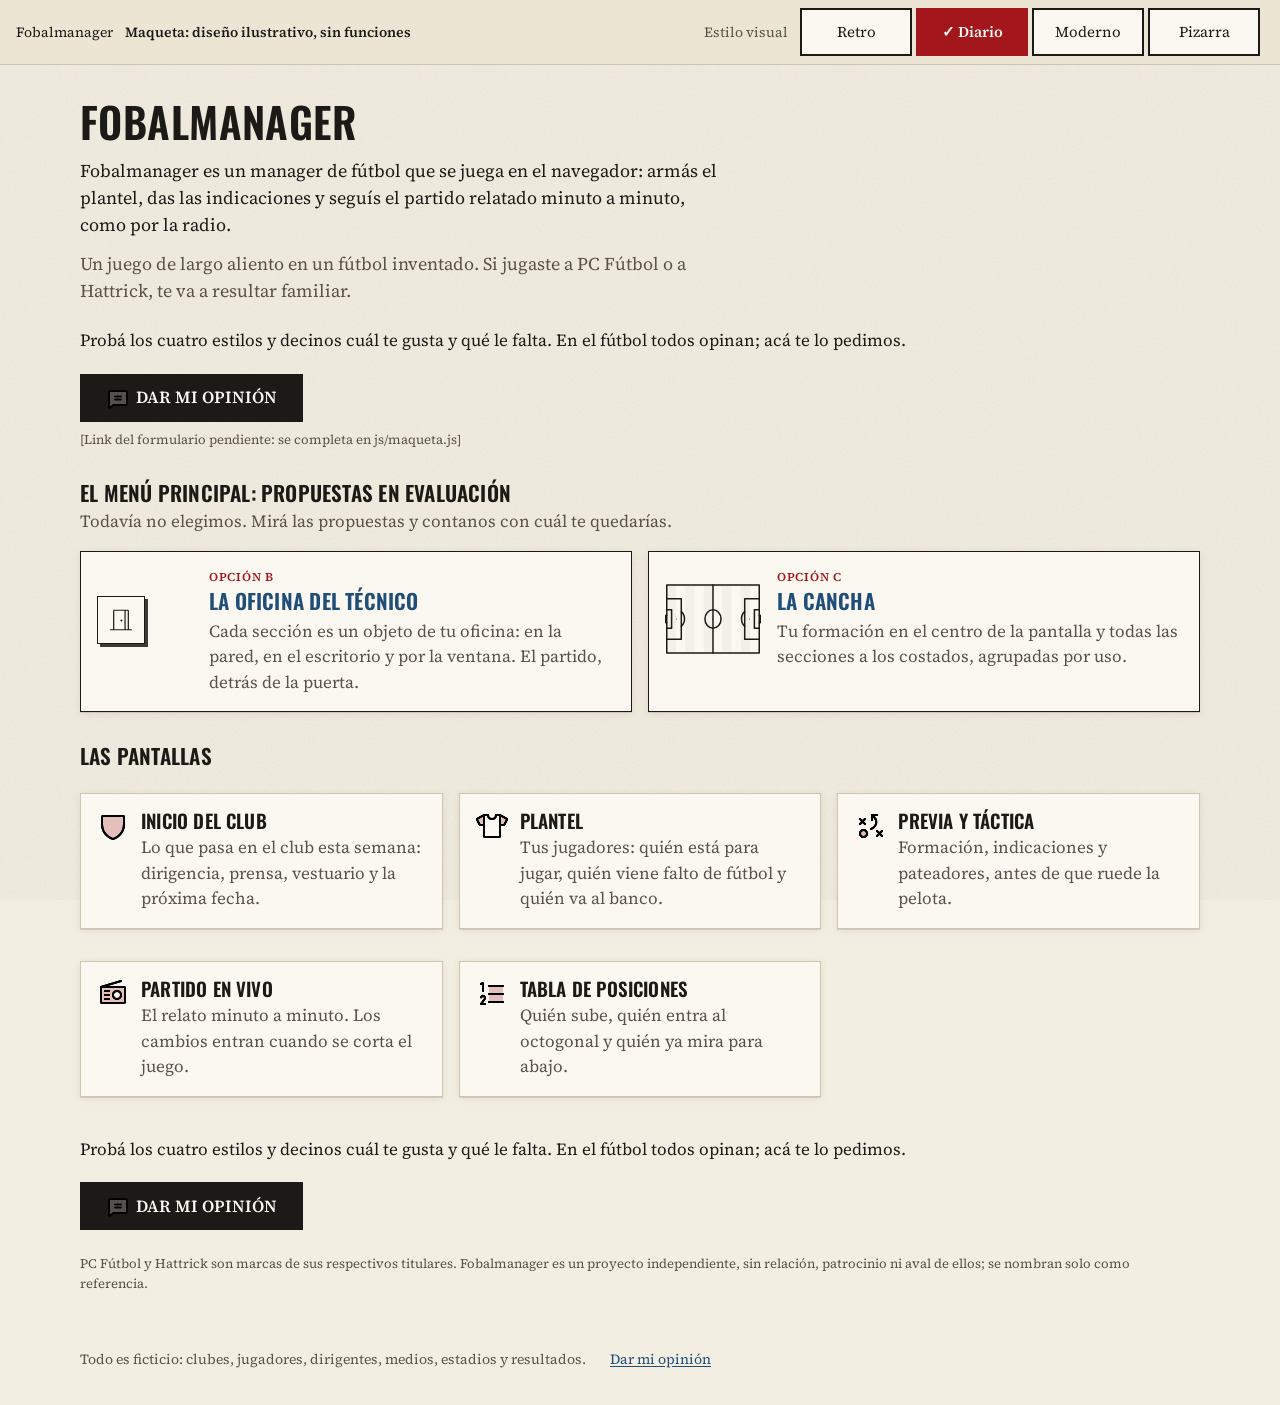
<file: index.html>
<!doctype html>
<html lang="es-AR">
<head>
<meta charset="utf-8">
<meta name="viewport" content="width=device-width, initial-scale=1, viewport-fit=cover">
<title>Portada · Fobalmanager (maqueta)</title>
<meta name="description" content="Maqueta visual de Fobalmanager, un manager de fútbol en el navegador. Diseño ilustrativo, sin funciones.">
<script>(function(){var T=["retro", "diario", "moderno", "pizarra"],F={"retro": "css/fuentes-retro.css", "diario": "css/fuentes-diario.css", "moderno": "css/fuentes-moderno.css", "pizarra": "css/fuentes-pizarra.css"},t=null;try{var q=new URLSearchParams(location.search).get("tema");if(T.indexOf(q)>=0){t=q;localStorage.setItem("fm-tema",q)}else{t=localStorage.getItem("fm-tema")}}catch(x){}if(T.indexOf(t)<0){t=T[Math.floor(Math.random()*T.length)];try{localStorage.setItem("fm-tema",t)}catch(x){}}document.documentElement.dataset.tema=t;var c={};try{if(localStorage.getItem("fm-invertir-club")==="1")document.documentElement.dataset.invertirClub=""}catch(x){}window.fmFuentes=function(k){if(c[k])return;c[k]=1;var l=document.createElement("link");l.rel="stylesheet";l.href=F[k];document.head.appendChild(l)};window.fmFuentes(t)})();</script>
<link rel="stylesheet" href="css/temas.css">
<link rel="stylesheet" href="css/base.css">
</head>
<body class="portada">
<!-- Íconos: Phosphor Icons (MIT), Copyright (c) 2023 Phosphor Icons. Ver LICENCIAS.md --><svg width="0" height="0" style="position:absolute" aria-hidden="true"><symbol id="ph-chat-text-duotone" viewBox="0 0 256 256"><path d="M224,64V192a8,8,0,0,1-8,8H80L45.15,230.11A8,8,0,0,1,32,224V64a8,8,0,0,1,8-8H216A8,8,0,0,1,224,64Z" class="ic-fondo"/><path d="M216,48H40A16,16,0,0,0,24,64V224a15.85,15.85,0,0,0,9.24,14.5A16.13,16.13,0,0,0,40,240a15.89,15.89,0,0,0,10.25-3.78l.09-.07L83,208H216a16,16,0,0,0,16-16V64A16,16,0,0,0,216,48ZM40,224h0ZM216,192H80a8,8,0,0,0-5.23,1.95L40,224V64H216ZM88,112a8,8,0,0,1,8-8h64a8,8,0,0,1,0,16H96A8,8,0,0,1,88,112Zm0,32a8,8,0,0,1,8-8h64a8,8,0,1,1,0,16H96A8,8,0,0,1,88,144Z"/></symbol><symbol id="ph-chat-text-light" viewBox="0 0 256 256"><path d="M216,50H40A14,14,0,0,0,26,64V224a13.88,13.88,0,0,0,8.09,12.69A14.11,14.11,0,0,0,40,238a13.87,13.87,0,0,0,9-3.31l.06-.05L82.23,206H216a14,14,0,0,0,14-14V64A14,14,0,0,0,216,50Zm2,142a2,2,0,0,1-2,2H80a6,6,0,0,0-3.92,1.46L41.26,225.53A2,2,0,0,1,38,224V64a2,2,0,0,1,2-2H216a2,2,0,0,1,2,2Zm-52-80a6,6,0,0,1-6,6H96a6,6,0,0,1,0-12h64A6,6,0,0,1,166,112Zm0,32a6,6,0,0,1-6,6H96a6,6,0,0,1,0-12h64A6,6,0,0,1,166,144Z"/></symbol><symbol id="ph-chat-text-regular" viewBox="0 0 256 256"><path d="M216,48H40A16,16,0,0,0,24,64V224a15.85,15.85,0,0,0,9.24,14.5A16.13,16.13,0,0,0,40,240a15.89,15.89,0,0,0,10.25-3.78l.09-.07L83,208H216a16,16,0,0,0,16-16V64A16,16,0,0,0,216,48ZM40,224h0ZM216,192H80a8,8,0,0,0-5.23,1.95L40,224V64H216ZM88,112a8,8,0,0,1,8-8h64a8,8,0,0,1,0,16H96A8,8,0,0,1,88,112Zm0,32a8,8,0,0,1,8-8h64a8,8,0,1,1,0,16H96A8,8,0,0,1,88,144Z"/></symbol><symbol id="ph-door-open-duotone" viewBox="0 0 256 256"><path d="M200,40V224H168V32h24A8,8,0,0,1,200,40Z" class="ic-fondo"/><path d="M232,216H208V40a16,16,0,0,0-16-16H64A16,16,0,0,0,48,40V216H24a8,8,0,0,0,0,16H232a8,8,0,0,0,0-16Zm-40,0H176V40h16ZM64,40h96V216H64Zm80,92a12,12,0,1,1-12-12A12,12,0,0,1,144,132Z"/></symbol><symbol id="ph-door-open-light" viewBox="0 0 256 256"><path d="M232,218H206V40a14,14,0,0,0-14-14H64A14,14,0,0,0,50,40V218H24a6,6,0,0,0,0,12H232a6,6,0,0,0,0-12ZM194,40V218H174V38h18A2,2,0,0,1,194,40ZM62,40a2,2,0,0,1,2-2h98V218H62Zm80,92a10,10,0,1,1-10-10A10,10,0,0,1,142,132Z"/></symbol><symbol id="ph-door-open-regular" viewBox="0 0 256 256"><path d="M232,216H208V40a16,16,0,0,0-16-16H64A16,16,0,0,0,48,40V216H24a8,8,0,0,0,0,16H232a8,8,0,0,0,0-16Zm-40,0H176V40h16ZM64,40h96V216H64Zm80,92a12,12,0,1,1-12-12A12,12,0,0,1,144,132Z"/></symbol><symbol id="ph-list-numbers-duotone" viewBox="0 0 256 256"><path d="M216,64V192H104V64Z" class="ic-fondo"/><path d="M224,128a8,8,0,0,1-8,8H104a8,8,0,0,1,0-16H216A8,8,0,0,1,224,128ZM104,72H216a8,8,0,0,0,0-16H104a8,8,0,0,0,0,16ZM216,184H104a8,8,0,0,0,0,16H216a8,8,0,0,0,0-16ZM43.58,55.16,48,52.94V104a8,8,0,0,0,16,0V40a8,8,0,0,0-11.58-7.16l-16,8a8,8,0,0,0,7.16,14.32ZM79.77,156.72a23.73,23.73,0,0,0-9.6-15.95,24.86,24.86,0,0,0-34.11,4.7,23.63,23.63,0,0,0-3.57,6.46,8,8,0,1,0,15,5.47,7.84,7.84,0,0,1,1.18-2.13,8.76,8.76,0,0,1,12-1.59A7.91,7.91,0,0,1,63.93,159a7.64,7.64,0,0,1-1.57,5.78,1,1,0,0,0-.08.11L33.59,203.21A8,8,0,0,0,40,216H72a8,8,0,0,0,0-16H56l19.08-25.53A23.47,23.47,0,0,0,79.77,156.72Z"/></symbol><symbol id="ph-list-numbers-light" viewBox="0 0 256 256"><path d="M222,128a6,6,0,0,1-6,6H104a6,6,0,0,1,0-12H216A6,6,0,0,1,222,128ZM104,70H216a6,6,0,0,0,0-12H104a6,6,0,0,0,0,12ZM216,186H104a6,6,0,0,0,0,12H216a6,6,0,0,0,0-12ZM42.68,53.37,50,49.71V104a6,6,0,0,0,12,0V40a6,6,0,0,0-8.68-5.37l-16,8a6,6,0,0,0,5.36,10.74ZM72,202H52l21.48-28.74A21.5,21.5,0,0,0,77.79,157,21.75,21.75,0,0,0,69,142.38a22.86,22.86,0,0,0-31.35,4.31,22.18,22.18,0,0,0-3.28,5.92,6,6,0,0,0,11.28,4.11,9.87,9.87,0,0,1,1.48-2.67,10.78,10.78,0,0,1,14.78-2,9.89,9.89,0,0,1,4,6.61,9.64,9.64,0,0,1-2,7.28l-.06.09L35.2,204.41A6,6,0,0,0,40,214H72a6,6,0,0,0,0-12Z"/></symbol><symbol id="ph-list-numbers-regular" viewBox="0 0 256 256"><path d="M224,128a8,8,0,0,1-8,8H104a8,8,0,0,1,0-16H216A8,8,0,0,1,224,128ZM104,72H216a8,8,0,0,0,0-16H104a8,8,0,0,0,0,16ZM216,184H104a8,8,0,0,0,0,16H216a8,8,0,0,0,0-16ZM43.58,55.16,48,52.94V104a8,8,0,0,0,16,0V40a8,8,0,0,0-11.58-7.16l-16,8a8,8,0,0,0,7.16,14.32ZM79.77,156.72a23.73,23.73,0,0,0-9.6-15.95,24.86,24.86,0,0,0-34.11,4.7,23.63,23.63,0,0,0-3.57,6.46,8,8,0,1,0,15,5.47,7.84,7.84,0,0,1,1.18-2.13,8.76,8.76,0,0,1,12-1.59A7.91,7.91,0,0,1,63.93,159a7.64,7.64,0,0,1-1.57,5.78,1,1,0,0,0-.08.11L33.59,203.21A8,8,0,0,0,40,216H72a8,8,0,0,0,0-16H56l19.08-25.53A23.47,23.47,0,0,0,79.77,156.72Z"/></symbol><symbol id="ph-radio-duotone" viewBox="0 0 256 256"><path d="M216,72H32V192a8,8,0,0,0,8,8H216a8,8,0,0,0,8-8V80A8,8,0,0,0,216,72Zm-56,96a32,32,0,1,1,32-32A32,32,0,0,1,160,168Z" class="ic-fondo"/><path d="M104,168a8,8,0,0,1-8,8H64a8,8,0,0,1,0-16H96A8,8,0,0,1,104,168Zm-8-40H64a8,8,0,0,0,0,16H96a8,8,0,0,0,0-16Zm0-32H64a8,8,0,0,0,0,16H96a8,8,0,0,0,0-16ZM232,80V192a16,16,0,0,1-16,16H40a16,16,0,0,1-16-16V72a8,8,0,0,1,5.7-7.66l160-48a8,8,0,0,1,4.6,15.33L86.51,64H216A16,16,0,0,1,232,80ZM216,192V80H40V192H216Zm-16-56a40,40,0,1,1-40-40A40,40,0,0,1,200,136Zm-16,0a24,24,0,1,0-24,24A24,24,0,0,0,184,136Z"/></symbol><symbol id="ph-radio-light" viewBox="0 0 256 256"><path d="M102,104a6,6,0,0,1-6,6H64a6,6,0,0,1,0-12H96A6,6,0,0,1,102,104Zm-6,26H64a6,6,0,0,0,0,12H96a6,6,0,0,0,0-12Zm0,32H64a6,6,0,0,0,0,12H96a6,6,0,0,0,0-12ZM230,80V192a14,14,0,0,1-14,14H40a14,14,0,0,1-14-14V72a6,6,0,0,1,4.28-5.75l160-48a6,6,0,0,1,3.44,11.5L72.88,66H216A14,14,0,0,1,230,80Zm-12,0a2,2,0,0,0-2-2H38V192a2,2,0,0,0,2,2H216a2,2,0,0,0,2-2Zm-20,56a38,38,0,1,1-38-38A38,38,0,0,1,198,136Zm-12,0a26,26,0,1,0-26,26A26,26,0,0,0,186,136Z"/></symbol><symbol id="ph-radio-regular" viewBox="0 0 256 256"><path d="M104,168a8,8,0,0,1-8,8H64a8,8,0,0,1,0-16H96A8,8,0,0,1,104,168Zm-8-40H64a8,8,0,0,0,0,16H96a8,8,0,0,0,0-16Zm0-32H64a8,8,0,0,0,0,16H96a8,8,0,0,0,0-16ZM232,80V192a16,16,0,0,1-16,16H40a16,16,0,0,1-16-16V72a8,8,0,0,1,5.7-7.66l160-48a8,8,0,0,1,4.6,15.33L86.51,64H216A16,16,0,0,1,232,80ZM216,192V80H40V192H216Zm-16-56a40,40,0,1,1-40-40A40,40,0,0,1,200,136Zm-16,0a24,24,0,1,0-24,24A24,24,0,0,0,184,136Z"/></symbol><symbol id="ph-shield-duotone" viewBox="0 0 256 256"><path d="M216,56v56c0,96-88,120-88,120S40,208,40,112V56a8,8,0,0,1,8-8H208A8,8,0,0,1,216,56Z" class="ic-fondo"/><path d="M208,40H48A16,16,0,0,0,32,56v56c0,52.72,25.52,84.67,46.93,102.19,23.06,18.86,46,25.27,47,25.53a8,8,0,0,0,4.2,0c1-.26,23.91-6.67,47-25.53C198.48,196.67,224,164.72,224,112V56A16,16,0,0,0,208,40Zm0,72c0,37.07-13.66,67.16-40.6,89.42A129.3,129.3,0,0,1,128,223.62a128.25,128.25,0,0,1-38.92-21.81C61.82,179.51,48,149.3,48,112l0-56,160,0Z"/></symbol><symbol id="ph-shield-light" viewBox="0 0 256 256"><path d="M208,42H48A14,14,0,0,0,34,56v56c0,51.94,25.12,83.4,46.2,100.64,22.73,18.6,45.27,24.89,46.22,25.15a6,6,0,0,0,3.16,0c.95-.26,23.49-6.55,46.22-25.15C196.88,195.4,222,163.94,222,112V56A14,14,0,0,0,208,42Zm2,70c0,37.76-13.94,68.39-41.44,91.06A131.17,131.17,0,0,1,128,225.72a130.94,130.94,0,0,1-40.56-22.66C59.94,180.39,46,149.76,46,112V56a2,2,0,0,1,2-2H208a2,2,0,0,1,2,2Z"/></symbol><symbol id="ph-shield-regular" viewBox="0 0 256 256"><path d="M208,40H48A16,16,0,0,0,32,56v56c0,52.72,25.52,84.67,46.93,102.19,23.06,18.86,46,25.27,47,25.53a8,8,0,0,0,4.2,0c1-.26,23.91-6.67,47-25.53C198.48,196.67,224,164.72,224,112V56A16,16,0,0,0,208,40Zm0,72c0,37.07-13.66,67.16-40.6,89.42A129.3,129.3,0,0,1,128,223.62a128.25,128.25,0,0,1-38.92-21.81C61.82,179.51,48,149.3,48,112l0-56,160,0Z"/></symbol><symbol id="ph-strategy-duotone" viewBox="0 0 256 256"><path d="M104,188a28,28,0,1,1-28-28A28,28,0,0,1,104,188Z" class="ic-fondo"/><path d="M76,152a36,36,0,1,0,36,36A36,36,0,0,0,76,152Zm0,56a20,20,0,1,1,20-20A20,20,0,0,1,76,208ZM42.34,106.34,56.69,92,42.34,77.66A8,8,0,0,1,53.66,66.34L68,80.69,82.34,66.34A8,8,0,0,1,93.66,77.66L79.31,92l14.35,14.34a8,8,0,0,1-11.32,11.32L68,103.31,53.66,117.66a8,8,0,0,1-11.32-11.32Zm187.32,96a8,8,0,0,1-11.32,11.32L204,199.31l-14.34,14.35a8,8,0,0,1-11.32-11.32L192.69,188l-14.35-14.34a8,8,0,0,1,11.32-11.32L204,176.69l14.34-14.35a8,8,0,0,1,11.32,11.32L215.31,188Zm-45.19-89.51c-6.18,22.33-25.32,41.63-46.53,46.93A8.13,8.13,0,0,1,136,160a8,8,0,0,1-1.93-15.76c15.63-3.91,30.35-18.91,35-35.68,3.19-11.5,3.22-29-14.71-46.9L152,59.31V80a8,8,0,0,1-16,0V40a8,8,0,0,1,8-8h40a8,8,0,0,1,0,16H163.31l2.35,2.34C183.9,68.59,190.58,90.78,184.47,112.83Z"/></symbol><symbol id="ph-strategy-light" viewBox="0 0 256 256"><path d="M76,154a34,34,0,1,0,34,34A34,34,0,0,0,76,154Zm0,56a22,22,0,1,1,22-22A22,22,0,0,1,76,210ZM43.76,107.76,59.52,92,43.76,76.24a6,6,0,0,1,8.48-8.48L68,83.52,83.76,67.76a6,6,0,0,1,8.48,8.48L76.48,92l15.76,15.76a6,6,0,1,1-8.48,8.48L68,100.48,52.24,116.24a6,6,0,0,1-8.48-8.48Zm184.48,96a6,6,0,1,1-8.48,8.48L204,196.48l-15.76,15.76a6,6,0,0,1-8.48-8.48L195.52,188l-15.76-15.76a6,6,0,0,1,8.48-8.48L204,179.52l15.76-15.76a6,6,0,0,1,8.48,8.48L212.48,188ZM182.55,112.3c-6,21.66-24.55,40.38-45.09,45.52A6.14,6.14,0,0,1,136,158a6,6,0,0,1-1.46-11.82c16.29-4.07,31.62-19.67,36.44-37.09,3.33-12,3.39-30.24-15.22-48.85L150,54.48V80a6,6,0,0,1-12,0V40a6,6,0,0,1,6-6h40a6,6,0,0,1,0,12H158.48l5.76,5.76C182,69.47,188.45,91,182.55,112.3Z"/></symbol><symbol id="ph-strategy-regular" viewBox="0 0 256 256"><path d="M76,152a36,36,0,1,0,36,36A36,36,0,0,0,76,152Zm0,56a20,20,0,1,1,20-20A20,20,0,0,1,76,208ZM42.34,106.34,56.69,92,42.34,77.66A8,8,0,0,1,53.66,66.34L68,80.69,82.34,66.34A8,8,0,0,1,93.66,77.66L79.31,92l14.35,14.34a8,8,0,0,1-11.32,11.32L68,103.31,53.66,117.66a8,8,0,0,1-11.32-11.32Zm187.32,96a8,8,0,0,1-11.32,11.32L204,199.31l-14.34,14.35a8,8,0,0,1-11.32-11.32L192.69,188l-14.35-14.34a8,8,0,0,1,11.32-11.32L204,176.69l14.34-14.35a8,8,0,0,1,11.32,11.32L215.31,188Zm-45.19-89.51c-6.18,22.33-25.32,41.63-46.53,46.93A8.13,8.13,0,0,1,136,160a8,8,0,0,1-1.93-15.76c15.63-3.91,30.35-18.91,35-35.68,3.19-11.5,3.22-29-14.71-46.9L152,59.31V80a8,8,0,0,1-16,0V40a8,8,0,0,1,8-8h40a8,8,0,0,1,0,16H163.31l2.35,2.34C183.9,68.59,190.58,90.78,184.47,112.83Z"/></symbol><symbol id="ph-t-shirt-duotone" viewBox="0 0 256 256"><path d="M247.11,78.77l-19.27,36.81a8.44,8.44,0,0,1-7.5,4.42H192V40l51.78,28.25A7.81,7.81,0,0,1,247.11,78.77Zm-238.22,0,19.27,36.81a8.44,8.44,0,0,0,7.5,4.42H64V40L12.22,68.25A7.81,7.81,0,0,0,8.89,78.77Z" class="ic-fondo"/><path d="M247.59,61.22,195.83,33A8,8,0,0,0,192,32H160a8,8,0,0,0-8,8,24,24,0,0,1-48,0,8,8,0,0,0-8-8H64a8,8,0,0,0-3.84,1L8.41,61.22A15.76,15.76,0,0,0,1.82,82.48l19.27,36.81A16.37,16.37,0,0,0,35.67,128H56v80a16,16,0,0,0,16,16H184a16,16,0,0,0,16-16V128h20.34a16.37,16.37,0,0,0,14.58-8.71l19.27-36.81A15.76,15.76,0,0,0,247.59,61.22ZM35.67,112a.62.62,0,0,1-.41-.13L16.09,75.26,56,53.48V112ZM184,208H72V48h16.8a40,40,0,0,0,78.38,0H184Zm36.75-96.14a.55.55,0,0,1-.41.14H200V53.48l39.92,21.78Z"/></symbol><symbol id="ph-t-shirt-light" viewBox="0 0 256 256"><path d="M246.64,63,194.87,34.74A5.93,5.93,0,0,0,192,34H160a6,6,0,0,0-6,6,26,26,0,0,1-52,0,6,6,0,0,0-6-6H64a5.93,5.93,0,0,0-2.88.74L9.36,63A13.77,13.77,0,0,0,3.58,81.55l19.28,36.81A14.38,14.38,0,0,0,35.67,126H58v82a14,14,0,0,0,14,14H184a14,14,0,0,0,14-14V126h22.34a14.38,14.38,0,0,0,12.81-7.64l19.28-36.81A13.77,13.77,0,0,0,246.64,63Zm-211,51a2.42,2.42,0,0,1-2.18-1.21L14.21,76a1.82,1.82,0,0,1,.9-2.47L58,50.11V114ZM186,208a2,2,0,0,1-2,2H72a2,2,0,0,1-2-2V46H90.48a38,38,0,0,0,75,0H186Zm55.8-132-19.28,36.8a2.42,2.42,0,0,1-2.18,1.21H198V50.11l42.9,23.4A1.83,1.83,0,0,1,241.79,76Z"/></symbol><symbol id="ph-t-shirt-regular" viewBox="0 0 256 256"><path d="M247.59,61.22,195.83,33A8,8,0,0,0,192,32H160a8,8,0,0,0-8,8,24,24,0,0,1-48,0,8,8,0,0,0-8-8H64a8,8,0,0,0-3.84,1L8.41,61.22A15.76,15.76,0,0,0,1.82,82.48l19.27,36.81A16.37,16.37,0,0,0,35.67,128H56v80a16,16,0,0,0,16,16H184a16,16,0,0,0,16-16V128h20.34a16.37,16.37,0,0,0,14.58-8.71l19.27-36.81A15.76,15.76,0,0,0,247.59,61.22ZM35.67,112a.62.62,0,0,1-.41-.13L16.09,75.26,56,53.48V112ZM184,208H72V48h16.8a40,40,0,0,0,78.38,0H184Zm36.75-96.14a.55.55,0,0,1-.41.14H200V53.48l39.92,21.78Z"/></symbol></svg>
<div class="barra-maqueta"><p class="aviso"><span>Fobalmanager</span><strong>Maqueta: diseño ilustrativo, sin funciones</strong></p><fieldset class="selector-tema"><legend>Estilo visual</legend><label><input type="radio" name="tema" value="retro">Retro</label><label><input type="radio" name="tema" value="diario">Diario</label><label><input type="radio" name="tema" value="moderno">Moderno</label><label><input type="radio" name="tema" value="pizarra">Pizarra</label></fieldset></div>


<main id="contenido">

<h1 class="wordmark">Fobalmanager</h1>
<p class="bajada">Fobalmanager es un manager de fútbol que se juega en el navegador: armás el plantel, das las indicaciones y seguís el partido relatado minuto a minuto, como por la radio.</p>
<p class="bajada">Un juego de largo aliento en un fútbol inventado. Si jugaste a PC Fútbol o a Hattrick, te va a resultar familiar.</p>
<div class="opinion"><p>Probá los cuatro estilos y decinos cuál te gusta y qué le falta. En el fútbol todos opinan; acá te lo pedimos.</p><a class="boton principal" href="#" data-opinion><svg class="icono" viewBox="0 0 256 256" aria-hidden="true" focusable="false"><use class="ic-duotone" href="#ph-chat-text-duotone"/><use class="ic-light" href="#ph-chat-text-light"/><use class="ic-regular" href="#ph-chat-text-regular"/></svg>Dar mi opinión</a><span class="pendiente" data-opinion-pendiente>[Link del formulario pendiente: se completa en js/maqueta.js]</span></div>
<section class="comparar-menus" aria-labelledby="t-menus">
<h2 id="t-menus">El menú principal: propuestas en evaluación</h2>
<p class="suave">Todavía no elegimos. Mirá las propuestas y contanos con cuál te quedarías.</p>
<ul class="tarjetas-menu" role="list"><li class="seccion"><a href="menu-b.html"><span class="muestra-menu"><span class="placa-ic"><svg class="ic" viewBox="0 0 256 256" aria-hidden="true" focusable="false"><use class="ic-duotone" href="#ph-door-open-duotone"/><use class="ic-light" href="#ph-door-open-light"/><use class="ic-regular" href="#ph-door-open-regular"/></svg></span></span><div><span class="volanta">Opción B</span><h3>La oficina del técnico</h3><p>Cada sección es un objeto de tu oficina: en la pared, en el escritorio y por la ventana. El partido, detrás de la puerta.</p></div></a></li><li class="seccion"><a href="menu-c.html"><span class="muestra-menu"><svg class="cancha-svg" viewBox="0 0 1090 720" preserveAspectRatio="none" aria-hidden="true" focusable="false"><rect class="cesped" x="0" y="0" width="1090" height="720"/><rect class="franja" x="20" y="20" width="105" height="680"/><rect class="franja" x="230" y="20" width="105" height="680"/><rect class="franja" x="440" y="20" width="105" height="680"/><rect class="franja" x="650" y="20" width="105" height="680"/><rect class="franja" x="860" y="20" width="105" height="680"/><path class="cal" d="M20 20 L1070 20 L1070 700 L20 700 L20 20"/><path class="cal" d="M545 20 L545 700"/><path class="cal" d="M20 158.5 L185 158.5 L185 561.5 L20 561.5"/><path class="cal" d="M20 268.5 L75 268.5 L75 451.5 L20 451.5"/><path class="cal" d="M20 323.4 L8 323.4 L8 396.6 L20 396.6"/><path class="cal" d="M185 286.9A91.5 91.5 0 0 1 185 433.1"/><path class="cal" d="M1070 158.5 L905 158.5 L905 561.5 L1070 561.5"/><path class="cal" d="M1070 268.5 L1015 268.5 L1015 451.5 L1070 451.5"/><path class="cal" d="M1070 323.4 L1082 323.4 L1082 396.6 L1070 396.6"/><path class="cal" d="M905 286.9A91.5 91.5 0 0 0 905 433.1"/><circle class="cal" cx="545" cy="360" r="91.5"/><circle class="cal-punto" cx="545" cy="360" r="5"/><circle class="cal-punto" cx="130" cy="360" r="5"/><circle class="cal-punto" cx="960" cy="360" r="5"/></svg></span><div><span class="volanta">Opción C</span><h3>La cancha</h3><p>Tu formación en el centro de la pantalla y todas las secciones a los costados, agrupadas por uso.</p></div></a></li></ul></section>
<h2 class="titulo-pantallas">Las pantallas</h2>
<ul class="tarjetas-pantalla" role="list"><li class="seccion"><a href="club.html"><svg class="icono" viewBox="0 0 256 256" aria-hidden="true" focusable="false"><use class="ic-duotone" href="#ph-shield-duotone"/><use class="ic-light" href="#ph-shield-light"/><use class="ic-regular" href="#ph-shield-regular"/></svg><div><h3>Inicio del club</h3><p>Lo que pasa en el club esta semana: dirigencia, prensa, vestuario y la próxima fecha.</p></div></a></li><li class="seccion"><a href="plantel.html"><svg class="icono" viewBox="0 0 256 256" aria-hidden="true" focusable="false"><use class="ic-duotone" href="#ph-t-shirt-duotone"/><use class="ic-light" href="#ph-t-shirt-light"/><use class="ic-regular" href="#ph-t-shirt-regular"/></svg><div><h3>Plantel</h3><p>Tus jugadores: quién está para jugar, quién viene falto de fútbol y quién va al banco.</p></div></a></li><li class="seccion"><a href="previa.html"><svg class="icono" viewBox="0 0 256 256" aria-hidden="true" focusable="false"><use class="ic-duotone" href="#ph-strategy-duotone"/><use class="ic-light" href="#ph-strategy-light"/><use class="ic-regular" href="#ph-strategy-regular"/></svg><div><h3>Previa y táctica</h3><p>Formación, indicaciones y pateadores, antes de que ruede la pelota.</p></div></a></li><li class="seccion"><a href="partido.html"><svg class="icono" viewBox="0 0 256 256" aria-hidden="true" focusable="false"><use class="ic-duotone" href="#ph-radio-duotone"/><use class="ic-light" href="#ph-radio-light"/><use class="ic-regular" href="#ph-radio-regular"/></svg><div><h3>Partido en vivo</h3><p>El relato minuto a minuto. Los cambios entran cuando se corta el juego.</p></div></a></li><li class="seccion"><a href="tabla.html"><svg class="icono" viewBox="0 0 256 256" aria-hidden="true" focusable="false"><use class="ic-duotone" href="#ph-list-numbers-duotone"/><use class="ic-light" href="#ph-list-numbers-light"/><use class="ic-regular" href="#ph-list-numbers-regular"/></svg><div><h3>Tabla de posiciones</h3><p>Quién sube, quién entra al octogonal y quién ya mira para abajo.</p></div></a></li></ul>
<div class="opinion"><p>Probá los cuatro estilos y decinos cuál te gusta y qué le falta. En el fútbol todos opinan; acá te lo pedimos.</p><a class="boton principal" href="#" data-opinion><svg class="icono" viewBox="0 0 256 256" aria-hidden="true" focusable="false"><use class="ic-duotone" href="#ph-chat-text-duotone"/><use class="ic-light" href="#ph-chat-text-light"/><use class="ic-regular" href="#ph-chat-text-regular"/></svg>Dar mi opinión</a></div>
<p class="aclaracion">PC Fútbol y Hattrick son marcas de sus respectivos titulares. Fobalmanager es un proyecto independiente, sin relación, patrocinio ni aval de ellos; se nombran solo como referencia.</p>

</main>
<footer class="pie"><span>Todo es ficticio: clubes, jugadores, dirigentes, medios, estadios y resultados.</span><a href="#" data-opinion>Dar mi opinión</a></footer>
<div class="aviso-maqueta" id="estado-maqueta" role="status" aria-live="polite"></div>
<script src="js/maqueta.js" defer></script>
</body>
</html>
</file>
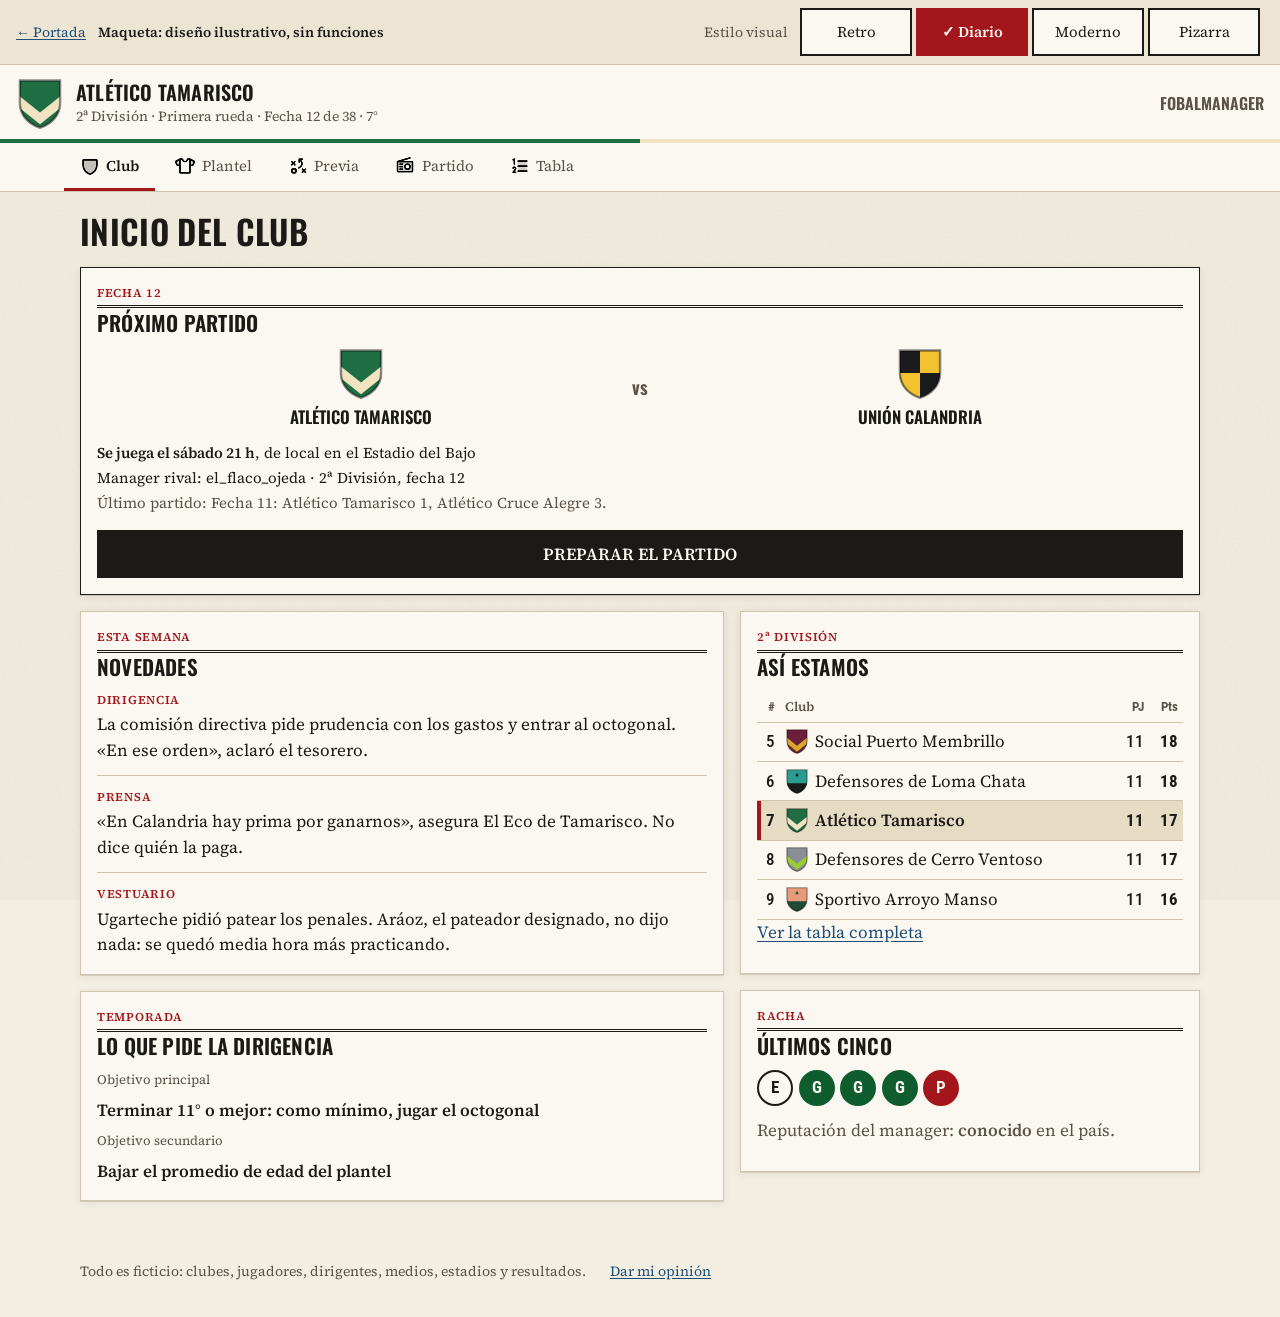
<file: club.html>
<!doctype html>
<html lang="es-AR" style="--club-1:#1f6e43;--club-2:#efe3c2;--club-base:#1f6e43;--club-acento:#efe3c2">
<head>
<meta charset="utf-8">
<meta name="viewport" content="width=device-width, initial-scale=1, viewport-fit=cover">
<title>Inicio del club · Fobalmanager (maqueta)</title>
<meta name="description" content="Maqueta visual de Fobalmanager, un manager de fútbol en el navegador. Diseño ilustrativo, sin funciones.">
<script>(function(){var T=["retro", "diario", "moderno", "pizarra"],F={"retro": "css/fuentes-retro.css", "diario": "css/fuentes-diario.css", "moderno": "css/fuentes-moderno.css", "pizarra": "css/fuentes-pizarra.css"},t=null;try{var q=new URLSearchParams(location.search).get("tema");if(T.indexOf(q)>=0){t=q;localStorage.setItem("fm-tema",q)}else{t=localStorage.getItem("fm-tema")}}catch(x){}if(T.indexOf(t)<0){t=T[Math.floor(Math.random()*T.length)];try{localStorage.setItem("fm-tema",t)}catch(x){}}document.documentElement.dataset.tema=t;var c={};try{if(localStorage.getItem("fm-invertir-club")==="1")document.documentElement.dataset.invertirClub=""}catch(x){}window.fmFuentes=function(k){if(c[k])return;c[k]=1;var l=document.createElement("link");l.rel="stylesheet";l.href=F[k];document.head.appendChild(l)};window.fmFuentes(t)})();</script>
<link rel="stylesheet" href="css/temas.css">
<link rel="stylesheet" href="css/base.css">
</head>
<body class="club-pantalla">
<!-- Íconos: Phosphor Icons (MIT), Copyright (c) 2023 Phosphor Icons. Ver LICENCIAS.md --><svg width="0" height="0" style="position:absolute" aria-hidden="true"><symbol id="ph-list-numbers-duotone" viewBox="0 0 256 256"><path d="M216,64V192H104V64Z" class="ic-fondo"/><path d="M224,128a8,8,0,0,1-8,8H104a8,8,0,0,1,0-16H216A8,8,0,0,1,224,128ZM104,72H216a8,8,0,0,0,0-16H104a8,8,0,0,0,0,16ZM216,184H104a8,8,0,0,0,0,16H216a8,8,0,0,0,0-16ZM43.58,55.16,48,52.94V104a8,8,0,0,0,16,0V40a8,8,0,0,0-11.58-7.16l-16,8a8,8,0,0,0,7.16,14.32ZM79.77,156.72a23.73,23.73,0,0,0-9.6-15.95,24.86,24.86,0,0,0-34.11,4.7,23.63,23.63,0,0,0-3.57,6.46,8,8,0,1,0,15,5.47,7.84,7.84,0,0,1,1.18-2.13,8.76,8.76,0,0,1,12-1.59A7.91,7.91,0,0,1,63.93,159a7.64,7.64,0,0,1-1.57,5.78,1,1,0,0,0-.08.11L33.59,203.21A8,8,0,0,0,40,216H72a8,8,0,0,0,0-16H56l19.08-25.53A23.47,23.47,0,0,0,79.77,156.72Z"/></symbol><symbol id="ph-list-numbers-light" viewBox="0 0 256 256"><path d="M222,128a6,6,0,0,1-6,6H104a6,6,0,0,1,0-12H216A6,6,0,0,1,222,128ZM104,70H216a6,6,0,0,0,0-12H104a6,6,0,0,0,0,12ZM216,186H104a6,6,0,0,0,0,12H216a6,6,0,0,0,0-12ZM42.68,53.37,50,49.71V104a6,6,0,0,0,12,0V40a6,6,0,0,0-8.68-5.37l-16,8a6,6,0,0,0,5.36,10.74ZM72,202H52l21.48-28.74A21.5,21.5,0,0,0,77.79,157,21.75,21.75,0,0,0,69,142.38a22.86,22.86,0,0,0-31.35,4.31,22.18,22.18,0,0,0-3.28,5.92,6,6,0,0,0,11.28,4.11,9.87,9.87,0,0,1,1.48-2.67,10.78,10.78,0,0,1,14.78-2,9.89,9.89,0,0,1,4,6.61,9.64,9.64,0,0,1-2,7.28l-.06.09L35.2,204.41A6,6,0,0,0,40,214H72a6,6,0,0,0,0-12Z"/></symbol><symbol id="ph-list-numbers-regular" viewBox="0 0 256 256"><path d="M224,128a8,8,0,0,1-8,8H104a8,8,0,0,1,0-16H216A8,8,0,0,1,224,128ZM104,72H216a8,8,0,0,0,0-16H104a8,8,0,0,0,0,16ZM216,184H104a8,8,0,0,0,0,16H216a8,8,0,0,0,0-16ZM43.58,55.16,48,52.94V104a8,8,0,0,0,16,0V40a8,8,0,0,0-11.58-7.16l-16,8a8,8,0,0,0,7.16,14.32ZM79.77,156.72a23.73,23.73,0,0,0-9.6-15.95,24.86,24.86,0,0,0-34.11,4.7,23.63,23.63,0,0,0-3.57,6.46,8,8,0,1,0,15,5.47,7.84,7.84,0,0,1,1.18-2.13,8.76,8.76,0,0,1,12-1.59A7.91,7.91,0,0,1,63.93,159a7.64,7.64,0,0,1-1.57,5.78,1,1,0,0,0-.08.11L33.59,203.21A8,8,0,0,0,40,216H72a8,8,0,0,0,0-16H56l19.08-25.53A23.47,23.47,0,0,0,79.77,156.72Z"/></symbol><symbol id="ph-radio-duotone" viewBox="0 0 256 256"><path d="M216,72H32V192a8,8,0,0,0,8,8H216a8,8,0,0,0,8-8V80A8,8,0,0,0,216,72Zm-56,96a32,32,0,1,1,32-32A32,32,0,0,1,160,168Z" class="ic-fondo"/><path d="M104,168a8,8,0,0,1-8,8H64a8,8,0,0,1,0-16H96A8,8,0,0,1,104,168Zm-8-40H64a8,8,0,0,0,0,16H96a8,8,0,0,0,0-16Zm0-32H64a8,8,0,0,0,0,16H96a8,8,0,0,0,0-16ZM232,80V192a16,16,0,0,1-16,16H40a16,16,0,0,1-16-16V72a8,8,0,0,1,5.7-7.66l160-48a8,8,0,0,1,4.6,15.33L86.51,64H216A16,16,0,0,1,232,80ZM216,192V80H40V192H216Zm-16-56a40,40,0,1,1-40-40A40,40,0,0,1,200,136Zm-16,0a24,24,0,1,0-24,24A24,24,0,0,0,184,136Z"/></symbol><symbol id="ph-radio-light" viewBox="0 0 256 256"><path d="M102,104a6,6,0,0,1-6,6H64a6,6,0,0,1,0-12H96A6,6,0,0,1,102,104Zm-6,26H64a6,6,0,0,0,0,12H96a6,6,0,0,0,0-12Zm0,32H64a6,6,0,0,0,0,12H96a6,6,0,0,0,0-12ZM230,80V192a14,14,0,0,1-14,14H40a14,14,0,0,1-14-14V72a6,6,0,0,1,4.28-5.75l160-48a6,6,0,0,1,3.44,11.5L72.88,66H216A14,14,0,0,1,230,80Zm-12,0a2,2,0,0,0-2-2H38V192a2,2,0,0,0,2,2H216a2,2,0,0,0,2-2Zm-20,56a38,38,0,1,1-38-38A38,38,0,0,1,198,136Zm-12,0a26,26,0,1,0-26,26A26,26,0,0,0,186,136Z"/></symbol><symbol id="ph-radio-regular" viewBox="0 0 256 256"><path d="M104,168a8,8,0,0,1-8,8H64a8,8,0,0,1,0-16H96A8,8,0,0,1,104,168Zm-8-40H64a8,8,0,0,0,0,16H96a8,8,0,0,0,0-16Zm0-32H64a8,8,0,0,0,0,16H96a8,8,0,0,0,0-16ZM232,80V192a16,16,0,0,1-16,16H40a16,16,0,0,1-16-16V72a8,8,0,0,1,5.7-7.66l160-48a8,8,0,0,1,4.6,15.33L86.51,64H216A16,16,0,0,1,232,80ZM216,192V80H40V192H216Zm-16-56a40,40,0,1,1-40-40A40,40,0,0,1,200,136Zm-16,0a24,24,0,1,0-24,24A24,24,0,0,0,184,136Z"/></symbol><symbol id="ph-shield-duotone" viewBox="0 0 256 256"><path d="M216,56v56c0,96-88,120-88,120S40,208,40,112V56a8,8,0,0,1,8-8H208A8,8,0,0,1,216,56Z" class="ic-fondo"/><path d="M208,40H48A16,16,0,0,0,32,56v56c0,52.72,25.52,84.67,46.93,102.19,23.06,18.86,46,25.27,47,25.53a8,8,0,0,0,4.2,0c1-.26,23.91-6.67,47-25.53C198.48,196.67,224,164.72,224,112V56A16,16,0,0,0,208,40Zm0,72c0,37.07-13.66,67.16-40.6,89.42A129.3,129.3,0,0,1,128,223.62a128.25,128.25,0,0,1-38.92-21.81C61.82,179.51,48,149.3,48,112l0-56,160,0Z"/></symbol><symbol id="ph-shield-light" viewBox="0 0 256 256"><path d="M208,42H48A14,14,0,0,0,34,56v56c0,51.94,25.12,83.4,46.2,100.64,22.73,18.6,45.27,24.89,46.22,25.15a6,6,0,0,0,3.16,0c.95-.26,23.49-6.55,46.22-25.15C196.88,195.4,222,163.94,222,112V56A14,14,0,0,0,208,42Zm2,70c0,37.76-13.94,68.39-41.44,91.06A131.17,131.17,0,0,1,128,225.72a130.94,130.94,0,0,1-40.56-22.66C59.94,180.39,46,149.76,46,112V56a2,2,0,0,1,2-2H208a2,2,0,0,1,2,2Z"/></symbol><symbol id="ph-shield-regular" viewBox="0 0 256 256"><path d="M208,40H48A16,16,0,0,0,32,56v56c0,52.72,25.52,84.67,46.93,102.19,23.06,18.86,46,25.27,47,25.53a8,8,0,0,0,4.2,0c1-.26,23.91-6.67,47-25.53C198.48,196.67,224,164.72,224,112V56A16,16,0,0,0,208,40Zm0,72c0,37.07-13.66,67.16-40.6,89.42A129.3,129.3,0,0,1,128,223.62a128.25,128.25,0,0,1-38.92-21.81C61.82,179.51,48,149.3,48,112l0-56,160,0Z"/></symbol><symbol id="ph-strategy-duotone" viewBox="0 0 256 256"><path d="M104,188a28,28,0,1,1-28-28A28,28,0,0,1,104,188Z" class="ic-fondo"/><path d="M76,152a36,36,0,1,0,36,36A36,36,0,0,0,76,152Zm0,56a20,20,0,1,1,20-20A20,20,0,0,1,76,208ZM42.34,106.34,56.69,92,42.34,77.66A8,8,0,0,1,53.66,66.34L68,80.69,82.34,66.34A8,8,0,0,1,93.66,77.66L79.31,92l14.35,14.34a8,8,0,0,1-11.32,11.32L68,103.31,53.66,117.66a8,8,0,0,1-11.32-11.32Zm187.32,96a8,8,0,0,1-11.32,11.32L204,199.31l-14.34,14.35a8,8,0,0,1-11.32-11.32L192.69,188l-14.35-14.34a8,8,0,0,1,11.32-11.32L204,176.69l14.34-14.35a8,8,0,0,1,11.32,11.32L215.31,188Zm-45.19-89.51c-6.18,22.33-25.32,41.63-46.53,46.93A8.13,8.13,0,0,1,136,160a8,8,0,0,1-1.93-15.76c15.63-3.91,30.35-18.91,35-35.68,3.19-11.5,3.22-29-14.71-46.9L152,59.31V80a8,8,0,0,1-16,0V40a8,8,0,0,1,8-8h40a8,8,0,0,1,0,16H163.31l2.35,2.34C183.9,68.59,190.58,90.78,184.47,112.83Z"/></symbol><symbol id="ph-strategy-light" viewBox="0 0 256 256"><path d="M76,154a34,34,0,1,0,34,34A34,34,0,0,0,76,154Zm0,56a22,22,0,1,1,22-22A22,22,0,0,1,76,210ZM43.76,107.76,59.52,92,43.76,76.24a6,6,0,0,1,8.48-8.48L68,83.52,83.76,67.76a6,6,0,0,1,8.48,8.48L76.48,92l15.76,15.76a6,6,0,1,1-8.48,8.48L68,100.48,52.24,116.24a6,6,0,0,1-8.48-8.48Zm184.48,96a6,6,0,1,1-8.48,8.48L204,196.48l-15.76,15.76a6,6,0,0,1-8.48-8.48L195.52,188l-15.76-15.76a6,6,0,0,1,8.48-8.48L204,179.52l15.76-15.76a6,6,0,0,1,8.48,8.48L212.48,188ZM182.55,112.3c-6,21.66-24.55,40.38-45.09,45.52A6.14,6.14,0,0,1,136,158a6,6,0,0,1-1.46-11.82c16.29-4.07,31.62-19.67,36.44-37.09,3.33-12,3.39-30.24-15.22-48.85L150,54.48V80a6,6,0,0,1-12,0V40a6,6,0,0,1,6-6h40a6,6,0,0,1,0,12H158.48l5.76,5.76C182,69.47,188.45,91,182.55,112.3Z"/></symbol><symbol id="ph-strategy-regular" viewBox="0 0 256 256"><path d="M76,152a36,36,0,1,0,36,36A36,36,0,0,0,76,152Zm0,56a20,20,0,1,1,20-20A20,20,0,0,1,76,208ZM42.34,106.34,56.69,92,42.34,77.66A8,8,0,0,1,53.66,66.34L68,80.69,82.34,66.34A8,8,0,0,1,93.66,77.66L79.31,92l14.35,14.34a8,8,0,0,1-11.32,11.32L68,103.31,53.66,117.66a8,8,0,0,1-11.32-11.32Zm187.32,96a8,8,0,0,1-11.32,11.32L204,199.31l-14.34,14.35a8,8,0,0,1-11.32-11.32L192.69,188l-14.35-14.34a8,8,0,0,1,11.32-11.32L204,176.69l14.34-14.35a8,8,0,0,1,11.32,11.32L215.31,188Zm-45.19-89.51c-6.18,22.33-25.32,41.63-46.53,46.93A8.13,8.13,0,0,1,136,160a8,8,0,0,1-1.93-15.76c15.63-3.91,30.35-18.91,35-35.68,3.19-11.5,3.22-29-14.71-46.9L152,59.31V80a8,8,0,0,1-16,0V40a8,8,0,0,1,8-8h40a8,8,0,0,1,0,16H163.31l2.35,2.34C183.9,68.59,190.58,90.78,184.47,112.83Z"/></symbol><symbol id="ph-t-shirt-duotone" viewBox="0 0 256 256"><path d="M247.11,78.77l-19.27,36.81a8.44,8.44,0,0,1-7.5,4.42H192V40l51.78,28.25A7.81,7.81,0,0,1,247.11,78.77Zm-238.22,0,19.27,36.81a8.44,8.44,0,0,0,7.5,4.42H64V40L12.22,68.25A7.81,7.81,0,0,0,8.89,78.77Z" class="ic-fondo"/><path d="M247.59,61.22,195.83,33A8,8,0,0,0,192,32H160a8,8,0,0,0-8,8,24,24,0,0,1-48,0,8,8,0,0,0-8-8H64a8,8,0,0,0-3.84,1L8.41,61.22A15.76,15.76,0,0,0,1.82,82.48l19.27,36.81A16.37,16.37,0,0,0,35.67,128H56v80a16,16,0,0,0,16,16H184a16,16,0,0,0,16-16V128h20.34a16.37,16.37,0,0,0,14.58-8.71l19.27-36.81A15.76,15.76,0,0,0,247.59,61.22ZM35.67,112a.62.62,0,0,1-.41-.13L16.09,75.26,56,53.48V112ZM184,208H72V48h16.8a40,40,0,0,0,78.38,0H184Zm36.75-96.14a.55.55,0,0,1-.41.14H200V53.48l39.92,21.78Z"/></symbol><symbol id="ph-t-shirt-light" viewBox="0 0 256 256"><path d="M246.64,63,194.87,34.74A5.93,5.93,0,0,0,192,34H160a6,6,0,0,0-6,6,26,26,0,0,1-52,0,6,6,0,0,0-6-6H64a5.93,5.93,0,0,0-2.88.74L9.36,63A13.77,13.77,0,0,0,3.58,81.55l19.28,36.81A14.38,14.38,0,0,0,35.67,126H58v82a14,14,0,0,0,14,14H184a14,14,0,0,0,14-14V126h22.34a14.38,14.38,0,0,0,12.81-7.64l19.28-36.81A13.77,13.77,0,0,0,246.64,63Zm-211,51a2.42,2.42,0,0,1-2.18-1.21L14.21,76a1.82,1.82,0,0,1,.9-2.47L58,50.11V114ZM186,208a2,2,0,0,1-2,2H72a2,2,0,0,1-2-2V46H90.48a38,38,0,0,0,75,0H186Zm55.8-132-19.28,36.8a2.42,2.42,0,0,1-2.18,1.21H198V50.11l42.9,23.4A1.83,1.83,0,0,1,241.79,76Z"/></symbol><symbol id="ph-t-shirt-regular" viewBox="0 0 256 256"><path d="M247.59,61.22,195.83,33A8,8,0,0,0,192,32H160a8,8,0,0,0-8,8,24,24,0,0,1-48,0,8,8,0,0,0-8-8H64a8,8,0,0,0-3.84,1L8.41,61.22A15.76,15.76,0,0,0,1.82,82.48l19.27,36.81A16.37,16.37,0,0,0,35.67,128H56v80a16,16,0,0,0,16,16H184a16,16,0,0,0,16-16V128h20.34a16.37,16.37,0,0,0,14.58-8.71l19.27-36.81A15.76,15.76,0,0,0,247.59,61.22ZM35.67,112a.62.62,0,0,1-.41-.13L16.09,75.26,56,53.48V112ZM184,208H72V48h16.8a40,40,0,0,0,78.38,0H184Zm36.75-96.14a.55.55,0,0,1-.41.14H200V53.48l39.92,21.78Z"/></symbol></svg>
<div class="barra-maqueta"><p class="aviso"><a href="index.html">← Portada</a><strong>Maqueta: diseño ilustrativo, sin funciones</strong></p><fieldset class="selector-tema"><legend>Estilo visual</legend><label><input type="radio" name="tema" value="retro">Retro</label><label><input type="radio" name="tema" value="diario">Diario</label><label><input type="radio" name="tema" value="moderno">Moderno</label><label><input type="radio" name="tema" value="pizarra">Pizarra</label><label class="invertir-club"><input type="checkbox" name="invertir-club">Invertir colores del club</label></fieldset></div>
<header class="club" style="--club-1:#1f6e43;--club-2:#efe3c2"><svg class="escudo" viewBox="0 0 40 46" role="img" aria-label="Escudo de Atlético Tamarisco"><clipPath id="e14"><path d="M3 3h34v19c0 11-8 18-17 21C11 40 3 33 3 22z"/></clipPath><g clip-path="url(#e14)"><rect width="40" height="46" fill="#1f6e43"/><path d="M0 14 20 30 40 14v10L20 40 0 24z" fill="#efe3c2"/></g><path d="M3 3h34v19c0 11-8 18-17 21C11 40 3 33 3 22z" fill="none" stroke="#000" stroke-opacity=".45" stroke-width="2"/></svg><div><p class="nombre">Atlético Tamarisco</p><p class="contexto"><span class="nw">2ª División ·</span> <span class="nw">Primera rueda ·</span> <span class="nw">Fecha 12 de 38 ·</span> <span class="nw">7°</span></p></div><a class="marca" href="index.html">Fobalmanager</a></header><nav class="pantallas" aria-label="Pantallas de la maqueta"><ul><li><a href="club.html" aria-current="page"><svg class="icono" viewBox="0 0 256 256" aria-hidden="true" focusable="false"><use class="ic-duotone" href="#ph-shield-duotone"/><use class="ic-light" href="#ph-shield-light"/><use class="ic-regular" href="#ph-shield-regular"/></svg><span>Club</span></a></li><li><a href="plantel.html"><svg class="icono" viewBox="0 0 256 256" aria-hidden="true" focusable="false"><use class="ic-duotone" href="#ph-t-shirt-duotone"/><use class="ic-light" href="#ph-t-shirt-light"/><use class="ic-regular" href="#ph-t-shirt-regular"/></svg><span>Plantel</span></a></li><li><a href="previa.html"><svg class="icono" viewBox="0 0 256 256" aria-hidden="true" focusable="false"><use class="ic-duotone" href="#ph-strategy-duotone"/><use class="ic-light" href="#ph-strategy-light"/><use class="ic-regular" href="#ph-strategy-regular"/></svg><span>Previa</span></a></li><li><a href="partido.html"><svg class="icono" viewBox="0 0 256 256" aria-hidden="true" focusable="false"><use class="ic-duotone" href="#ph-radio-duotone"/><use class="ic-light" href="#ph-radio-light"/><use class="ic-regular" href="#ph-radio-regular"/></svg><span>Partido</span></a></li><li><a href="tabla.html"><svg class="icono" viewBox="0 0 256 256" aria-hidden="true" focusable="false"><use class="ic-duotone" href="#ph-list-numbers-duotone"/><use class="ic-light" href="#ph-list-numbers-light"/><use class="ic-regular" href="#ph-list-numbers-regular"/></svg><span>Tabla</span></a></li></ul></nav>

<main id="contenido">
<h1 class="titulo-pantalla">Inicio del club</h1>
<section class="seccion destacada proximo"><header><span class="volanta">Fecha 12</span><h2>Próximo partido</h2></header><div class="duelo"><span class="equipo"><svg class="escudo" viewBox="0 0 40 46" role="img" aria-label="Escudo de Atlético Tamarisco"><clipPath id="e7"><path d="M3 3h34v19c0 11-8 18-17 21C11 40 3 33 3 22z"/></clipPath><g clip-path="url(#e7)"><rect width="40" height="46" fill="#1f6e43"/><path d="M0 14 20 30 40 14v10L20 40 0 24z" fill="#efe3c2"/></g><path d="M3 3h34v19c0 11-8 18-17 21C11 40 3 33 3 22z" fill="none" stroke="#000" stroke-opacity=".45" stroke-width="2"/></svg>Atlético Tamarisco</span><span class="vs">vs</span>
<span class="equipo"><svg class="escudo" viewBox="0 0 40 46" role="img" aria-label="Escudo de Unión Calandria"><clipPath id="e8"><path d="M3 3h34v19c0 11-8 18-17 21C11 40 3 33 3 22z"/></clipPath><g clip-path="url(#e8)"><rect width="40" height="46" fill="#1b1b1b"/><path d="M20 0h20v22H20zM0 22h20v24H0z" fill="#f2c230"/></g><path d="M3 3h34v19c0 11-8 18-17 21C11 40 3 33 3 22z" fill="none" stroke="#000" stroke-opacity=".45" stroke-width="2"/></svg>Unión Calandria</span></div>
<ul class="datos"><li><b>Se juega el sábado 21 h</b>, de local en el Estadio del Bajo</li><li>Manager rival: el_flaco_ojeda · 2ª División, fecha 12</li>
<li class="suave">Último partido: Fecha 11: Atlético Tamarisco 1, Atlético Cruce Alegre 3.</li></ul>
<a class="boton principal ancho" href="previa.html">Preparar el partido</a></section>
<div class="grilla"><div><section class="seccion " id="novedades"><header><span class="volanta">Esta semana</span><h2>Novedades</h2></header><ul class="novedades">
<li><span class="volanta">Dirigencia</span><p>La comisión directiva pide prudencia con los gastos y entrar al octogonal. «En ese orden», aclaró el tesorero.</p></li>
<li><span class="volanta">Prensa</span><p>«En Calandria hay prima por ganarnos», asegura El Eco de Tamarisco. No dice quién la paga.</p></li>
<li><span class="volanta">Vestuario</span><p>Ugarteche pidió patear los penales. Aráoz, el pateador designado, no dijo nada: se quedó media hora más practicando.</p></li>
</ul></section><section class="seccion " id="dirigencia"><header><span class="volanta">Temporada</span><h2>Lo que pide la dirigencia</h2></header><dl class="objetivos"><dt>Objetivo principal</dt><dd>Terminar 11° o mejor: como mínimo, jugar el octogonal</dd>
<dt>Objetivo secundario</dt><dd>Bajar el promedio de edad del plantel</dd></dl></section></div><div><section class="seccion "><header><span class="volanta">2ª División</span><h2>Así estamos</h2></header><table class="mini-tabla"><thead><tr><th class="n" scope="col"><abbr title="Posición">#</abbr></th><th scope="col">Club</th><th class="n" scope="col"><abbr title="Partidos jugados">PJ</abbr></th><th class="n" scope="col"><abbr title="Puntos">Pts</abbr></th></tr></thead><tbody><tr><td class="n">5</td><td><span class="club-celda"><svg class="escudo-chico" viewBox="0 0 40 46" role="img" aria-label="Escudo de Social Puerto Membrillo"><clipPath id="e9"><path d="M3 3h34v19c0 11-8 18-17 21C11 40 3 33 3 22z"/></clipPath><g clip-path="url(#e9)"><rect width="40" height="46" fill="#6b1f3a"/><path d="M0 14 20 30 40 14v10L20 40 0 24z" fill="#d9a62b"/></g><path d="M3 3h34v19c0 11-8 18-17 21C11 40 3 33 3 22z" fill="none" stroke="#000" stroke-opacity=".45" stroke-width="2"/></svg><span>Social Puerto Membrillo</span></span></td><td class="n">11</td><td class="n"><b>18</b></td></tr><tr><td class="n">6</td><td><span class="club-celda"><svg class="escudo-chico" viewBox="0 0 40 46" role="img" aria-label="Escudo de Defensores de Loma Chata"><clipPath id="e10"><path d="M3 3h34v19c0 11-8 18-17 21C11 40 3 33 3 22z"/></clipPath><g clip-path="url(#e10)"><rect width="40" height="46" fill="#2a9d8f"/><path d="M0 26h40v20H0z" fill="#1b1b1b"/><path d="M20 8l3 6h-6z" fill="#1b1b1b"/></g><path d="M3 3h34v19c0 11-8 18-17 21C11 40 3 33 3 22z" fill="none" stroke="#000" stroke-opacity=".45" stroke-width="2"/></svg><span>Defensores de Loma Chata</span></span></td><td class="n">11</td><td class="n"><b>18</b></td></tr><tr class="mio"><td class="n">7</td><td><span class="club-celda"><svg class="escudo-chico" viewBox="0 0 40 46" role="img" aria-label="Escudo de Atlético Tamarisco"><clipPath id="e11"><path d="M3 3h34v19c0 11-8 18-17 21C11 40 3 33 3 22z"/></clipPath><g clip-path="url(#e11)"><rect width="40" height="46" fill="#1f6e43"/><path d="M0 14 20 30 40 14v10L20 40 0 24z" fill="#efe3c2"/></g><path d="M3 3h34v19c0 11-8 18-17 21C11 40 3 33 3 22z" fill="none" stroke="#000" stroke-opacity=".45" stroke-width="2"/></svg><span>Atlético Tamarisco</span></span></td><td class="n">11</td><td class="n"><b>17</b></td></tr><tr><td class="n">8</td><td><span class="club-celda"><svg class="escudo-chico" viewBox="0 0 40 46" role="img" aria-label="Escudo de Defensores de Cerro Ventoso"><clipPath id="e12"><path d="M3 3h34v19c0 11-8 18-17 21C11 40 3 33 3 22z"/></clipPath><g clip-path="url(#e12)"><rect width="40" height="46" fill="#8a8f96"/><path d="M0 14 20 30 40 14v10L20 40 0 24z" fill="#9acd32"/></g><path d="M3 3h34v19c0 11-8 18-17 21C11 40 3 33 3 22z" fill="none" stroke="#000" stroke-opacity=".45" stroke-width="2"/></svg><span>Defensores de Cerro Ventoso</span></span></td><td class="n">11</td><td class="n"><b>17</b></td></tr><tr><td class="n">9</td><td><span class="club-celda"><svg class="escudo-chico" viewBox="0 0 40 46" role="img" aria-label="Escudo de Sportivo Arroyo Manso"><clipPath id="e13"><path d="M3 3h34v19c0 11-8 18-17 21C11 40 3 33 3 22z"/></clipPath><g clip-path="url(#e13)"><rect width="40" height="46" fill="#e89a7a"/><path d="M0 26h40v20H0z" fill="#1f4a35"/><path d="M20 8l3 6h-6z" fill="#1f4a35"/></g><path d="M3 3h34v19c0 11-8 18-17 21C11 40 3 33 3 22z" fill="none" stroke="#000" stroke-opacity=".45" stroke-width="2"/></svg><span>Sportivo Arroyo Manso</span></span></td><td class="n">11</td><td class="n"><b>16</b></td></tr></tbody></table><p><a href="tabla.html">Ver la tabla completa</a></p></section><section class="seccion "><header><span class="volanta">Racha</span><h2>Últimos cinco</h2></header><ol class="racha" aria-label="Últimos cinco partidos, del más viejo al más reciente"><li class="E"><span aria-hidden="true">E</span><span class="sr">empatado</span></li><li class="G"><span aria-hidden="true">G</span><span class="sr">ganado</span></li><li class="G"><span aria-hidden="true">G</span><span class="sr">ganado</span></li><li class="G"><span aria-hidden="true">G</span><span class="sr">ganado</span></li><li class="P"><span aria-hidden="true">P</span><span class="sr">perdido</span></li></ol><p class="suave" style="margin-top:.75rem">Reputación del manager: <b>conocido</b> en el país.</p></section></div></div>
</main>
<footer class="pie"><span>Todo es ficticio: clubes, jugadores, dirigentes, medios, estadios y resultados.</span><a href="#" data-opinion>Dar mi opinión</a></footer>
<div class="aviso-maqueta" id="estado-maqueta" role="status" aria-live="polite"></div>
<script src="js/maqueta.js" defer></script>
</body>
</html>
</file>
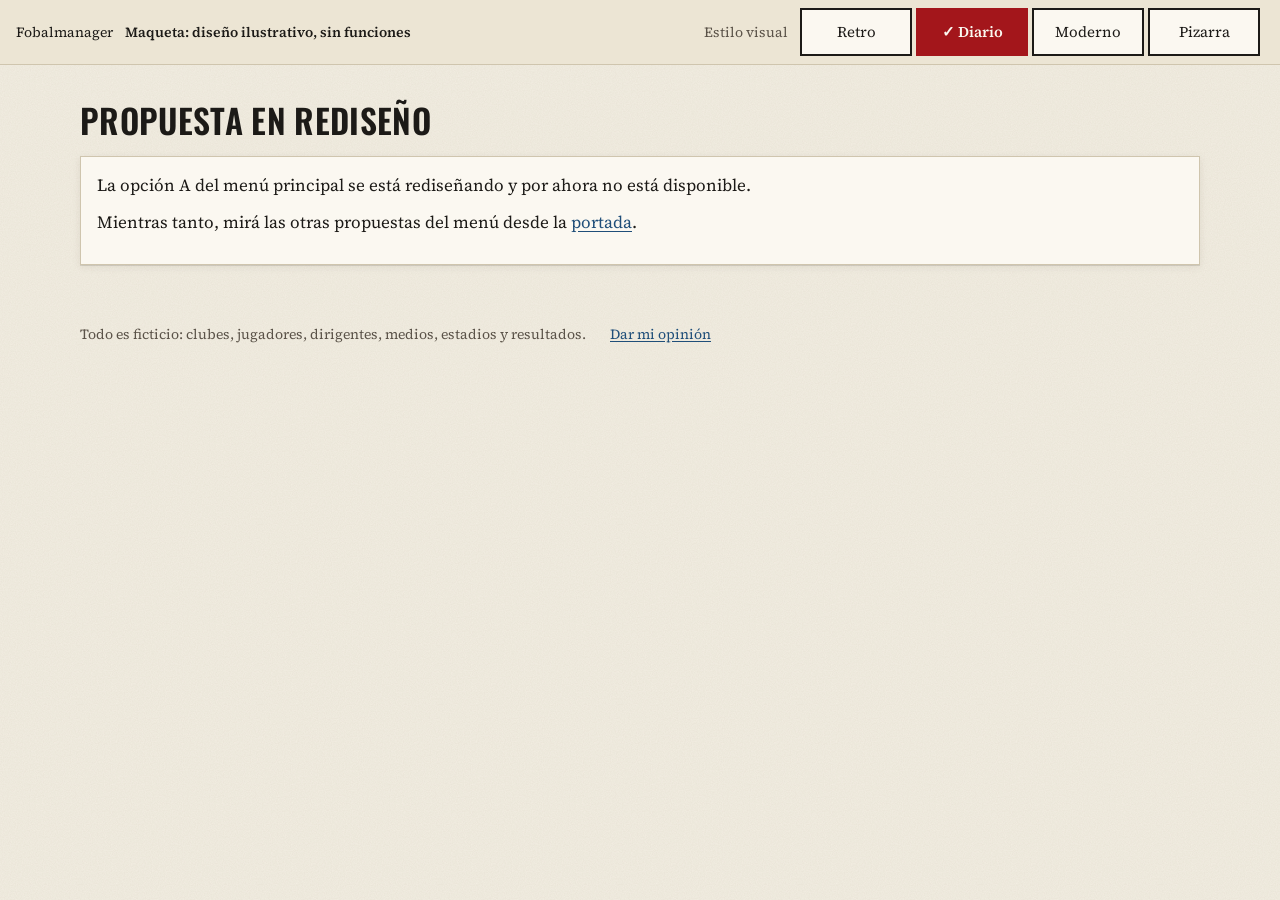
<file: menu-a.html>
<!doctype html>
<html lang="es-AR">
<head>
<meta charset="utf-8">
<meta name="viewport" content="width=device-width, initial-scale=1, viewport-fit=cover">
<title>Propuesta en rediseño · Fobalmanager (maqueta)</title>
<meta name="description" content="Maqueta visual de Fobalmanager, un manager de fútbol en el navegador. Diseño ilustrativo, sin funciones.">
<script>(function(){var T=["retro", "diario", "moderno", "pizarra"],F={"retro": "css/fuentes-retro.css", "diario": "css/fuentes-diario.css", "moderno": "css/fuentes-moderno.css", "pizarra": "css/fuentes-pizarra.css"},t=null;try{var q=new URLSearchParams(location.search).get("tema");if(T.indexOf(q)>=0){t=q;localStorage.setItem("fm-tema",q)}else{t=localStorage.getItem("fm-tema")}}catch(x){}if(T.indexOf(t)<0){t=T[Math.floor(Math.random()*T.length)];try{localStorage.setItem("fm-tema",t)}catch(x){}}document.documentElement.dataset.tema=t;var c={};try{if(localStorage.getItem("fm-invertir-club")==="1")document.documentElement.dataset.invertirClub=""}catch(x){}window.fmFuentes=function(k){if(c[k])return;c[k]=1;var l=document.createElement("link");l.rel="stylesheet";l.href=F[k];document.head.appendChild(l)};window.fmFuentes(t)})();</script>
<link rel="stylesheet" href="css/temas.css">
<link rel="stylesheet" href="css/base.css">
</head>
<body class="portada">
<!-- Íconos: Phosphor Icons (MIT), Copyright (c) 2023 Phosphor Icons. Ver LICENCIAS.md --><svg width="0" height="0" style="position:absolute" aria-hidden="true"></svg>
<div class="barra-maqueta"><p class="aviso"><span>Fobalmanager</span><strong>Maqueta: diseño ilustrativo, sin funciones</strong></p><fieldset class="selector-tema"><legend>Estilo visual</legend><label><input type="radio" name="tema" value="retro">Retro</label><label><input type="radio" name="tema" value="diario">Diario</label><label><input type="radio" name="tema" value="moderno">Moderno</label><label><input type="radio" name="tema" value="pizarra">Pizarra</label></fieldset></div>


<main id="contenido">
<h1 class="titulo-pantalla">Propuesta en rediseño</h1>
<section class="seccion"><p>La opción A del menú principal se está rediseñando y por ahora no está disponible.</p>
<p>Mientras tanto, mirá las otras propuestas del menú desde la <a href="index.html">portada</a>.</p></section>
</main>
<footer class="pie"><span>Todo es ficticio: clubes, jugadores, dirigentes, medios, estadios y resultados.</span><a href="#" data-opinion>Dar mi opinión</a></footer>
<div class="aviso-maqueta" id="estado-maqueta" role="status" aria-live="polite"></div>
<script src="js/maqueta.js" defer></script>
</body>
</html>
</file>
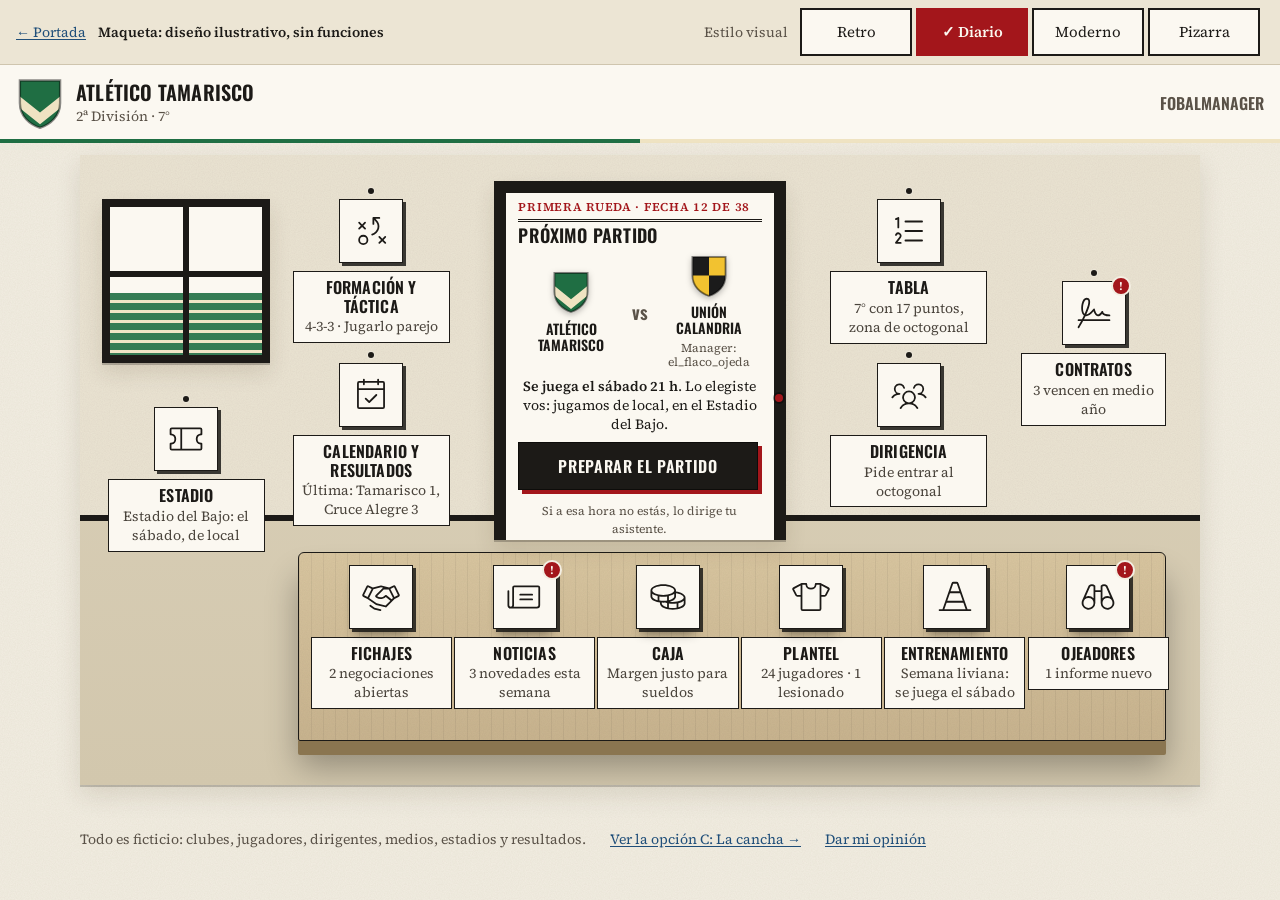
<file: menu-b.html>
<!doctype html>
<html lang="es-AR" style="--club-1:#1f6e43;--club-2:#efe3c2;--club-base:#1f6e43;--club-acento:#efe3c2">
<head>
<meta charset="utf-8">
<meta name="viewport" content="width=device-width, initial-scale=1, viewport-fit=cover">
<title>Menú principal (opción B) · Fobalmanager (maqueta)</title>
<meta name="description" content="Maqueta visual de Fobalmanager, un manager de fútbol en el navegador. Diseño ilustrativo, sin funciones.">
<script>(function(){var T=["retro", "diario", "moderno", "pizarra"],F={"retro": "css/fuentes-retro.css", "diario": "css/fuentes-diario.css", "moderno": "css/fuentes-moderno.css", "pizarra": "css/fuentes-pizarra.css"},t=null;try{var q=new URLSearchParams(location.search).get("tema");if(T.indexOf(q)>=0){t=q;localStorage.setItem("fm-tema",q)}else{t=localStorage.getItem("fm-tema")}}catch(x){}if(T.indexOf(t)<0){t=T[Math.floor(Math.random()*T.length)];try{localStorage.setItem("fm-tema",t)}catch(x){}}document.documentElement.dataset.tema=t;var c={};try{if(localStorage.getItem("fm-invertir-club")==="1")document.documentElement.dataset.invertirClub=""}catch(x){}window.fmFuentes=function(k){if(c[k])return;c[k]=1;var l=document.createElement("link");l.rel="stylesheet";l.href=F[k];document.head.appendChild(l)};window.fmFuentes(t)})();</script>
<link rel="stylesheet" href="css/temas.css">
<link rel="stylesheet" href="css/base.css">
</head>
<body class="menu-pantalla menu-b">
<!-- Íconos: Phosphor Icons (MIT), Copyright (c) 2023 Phosphor Icons. Ver LICENCIAS.md --><svg width="0" height="0" style="position:absolute" aria-hidden="true"><symbol id="ph-binoculars-duotone" viewBox="0 0 256 256"><path d="M104,168a40,40,0,1,1-40-40A40,40,0,0,1,104,168Zm88-40a40,40,0,1,0,40,40A40,40,0,0,0,192,128Z" class="ic-fondo"/><path d="M237.2,151.87v0a47.1,47.1,0,0,0-2.35-5.45L193.26,51.8a7.82,7.82,0,0,0-1.66-2.44,32,32,0,0,0-45.26,0A8,8,0,0,0,144,55V80H112V55a8,8,0,0,0-2.34-5.66,32,32,0,0,0-45.26,0,7.82,7.82,0,0,0-1.66,2.44L21.15,146.4a47.1,47.1,0,0,0-2.35,5.45v0A48,48,0,1,0,112,168V96h32v72a48,48,0,1,0,93.2-16.13ZM76.71,59.75a16,16,0,0,1,19.29-1v73.51a47.9,47.9,0,0,0-46.79-9.92ZM64,200a32,32,0,1,1,32-32A32,32,0,0,1,64,200ZM160,58.74a16,16,0,0,1,19.29,1l27.5,62.58A47.9,47.9,0,0,0,160,132.25ZM192,200a32,32,0,1,1,32-32A32,32,0,0,1,192,200Z"/></symbol><symbol id="ph-binoculars-light" viewBox="0 0 256 256"><path d="M233,147.24,191.43,52.6a6,6,0,0,0-1.25-1.83,30,30,0,0,0-42.42,0A6,6,0,0,0,146,55V82H110V55a6,6,0,0,0-1.76-4.25,30,30,0,0,0-42.42,0,6,6,0,0,0-1.25,1.83L23,147.24A46,46,0,1,0,110,168V94h36v74a46,46,0,1,0,87-20.76ZM64,202a34,34,0,1,1,34-34A34,34,0,0,1,64,202Zm0-80a45.77,45.77,0,0,0-18.55,3.92L75.06,58.54A18,18,0,0,1,98,57.71V137A45.89,45.89,0,0,0,64,122Zm94-64.28a18,18,0,0,1,22.94.83l29.61,67.37A45.9,45.9,0,0,0,158,137ZM192,202a34,34,0,1,1,34-34A34,34,0,0,1,192,202Z"/></symbol><symbol id="ph-binoculars-regular" viewBox="0 0 256 256"><path d="M237.2,151.87v0a47.1,47.1,0,0,0-2.35-5.45L193.26,51.8a7.82,7.82,0,0,0-1.66-2.44,32,32,0,0,0-45.26,0A8,8,0,0,0,144,55V80H112V55a8,8,0,0,0-2.34-5.66,32,32,0,0,0-45.26,0,7.82,7.82,0,0,0-1.66,2.44L21.15,146.4a47.1,47.1,0,0,0-2.35,5.45v0A48,48,0,1,0,112,168V96h32v72a48,48,0,1,0,93.2-16.13ZM76.71,59.75a16,16,0,0,1,19.29-1v73.51a47.9,47.9,0,0,0-46.79-9.92ZM64,200a32,32,0,1,1,32-32A32,32,0,0,1,64,200ZM160,58.74a16,16,0,0,1,19.29,1l27.5,62.58A47.9,47.9,0,0,0,160,132.25ZM192,200a32,32,0,1,1,32-32A32,32,0,0,1,192,200Z"/></symbol><symbol id="ph-calendar-check-duotone" viewBox="0 0 256 256"><path d="M216,48V88H40V48a8,8,0,0,1,8-8H208A8,8,0,0,1,216,48Z" class="ic-fondo"/><path d="M208,32H184V24a8,8,0,0,0-16,0v8H88V24a8,8,0,0,0-16,0v8H48A16,16,0,0,0,32,48V208a16,16,0,0,0,16,16H208a16,16,0,0,0,16-16V48A16,16,0,0,0,208,32ZM72,48v8a8,8,0,0,0,16,0V48h80v8a8,8,0,0,0,16,0V48h24V80H48V48ZM208,208H48V96H208V208Zm-38.34-85.66a8,8,0,0,1,0,11.32l-48,48a8,8,0,0,1-11.32,0l-24-24a8,8,0,0,1,11.32-11.32L116,164.69l42.34-42.35A8,8,0,0,1,169.66,122.34Z"/></symbol><symbol id="ph-calendar-check-light" viewBox="0 0 256 256"><path d="M208,34H182V24a6,6,0,0,0-12,0V34H86V24a6,6,0,0,0-12,0V34H48A14,14,0,0,0,34,48V208a14,14,0,0,0,14,14H208a14,14,0,0,0,14-14V48A14,14,0,0,0,208,34ZM48,46H74V56a6,6,0,0,0,12,0V46h84V56a6,6,0,0,0,12,0V46h26a2,2,0,0,1,2,2V82H46V48A2,2,0,0,1,48,46ZM208,210H48a2,2,0,0,1-2-2V94H210V208A2,2,0,0,1,208,210Zm-39.76-86.24a6,6,0,0,1,0,8.48l-48,48a6,6,0,0,1-8.48,0l-24-24a6,6,0,0,1,8.48-8.48L116,167.51l43.76-43.75A6,6,0,0,1,168.24,123.76Z"/></symbol><symbol id="ph-calendar-check-regular" viewBox="0 0 256 256"><path d="M208,32H184V24a8,8,0,0,0-16,0v8H88V24a8,8,0,0,0-16,0v8H48A16,16,0,0,0,32,48V208a16,16,0,0,0,16,16H208a16,16,0,0,0,16-16V48A16,16,0,0,0,208,32ZM72,48v8a8,8,0,0,0,16,0V48h80v8a8,8,0,0,0,16,0V48h24V80H48V48ZM208,208H48V96H208V208Zm-38.34-85.66a8,8,0,0,1,0,11.32l-48,48a8,8,0,0,1-11.32,0l-24-24a8,8,0,0,1,11.32-11.32L116,164.69l42.34-42.35A8,8,0,0,1,169.66,122.34Z"/></symbol><symbol id="ph-coins-duotone" viewBox="0 0 256 256"><path d="M240,132c0,19.88-35.82,36-80,36-19.6,0-37.56-3.17-51.47-8.44h0C146.76,156.85,176,142,176,124V96.72h0C212.52,100.06,240,114.58,240,132ZM176,84c0-19.88-35.82-36-80-36S16,64.12,16,84s35.82,36,80,36S176,103.88,176,84Z" class="ic-fondo"/><path d="M184,89.57V84c0-25.08-37.83-44-88-44S8,58.92,8,84v40c0,20.89,26.25,37.49,64,42.46V172c0,25.08,37.83,44,88,44s88-18.92,88-44V132C248,111.3,222.58,94.68,184,89.57ZM232,132c0,13.22-30.79,28-72,28-3.73,0-7.43-.13-11.08-.37C170.49,151.77,184,139,184,124V105.74C213.87,110.19,232,122.27,232,132ZM72,150.25V126.46A183.74,183.74,0,0,0,96,128a183.74,183.74,0,0,0,24-1.54v23.79A163,163,0,0,1,96,152,163,163,0,0,1,72,150.25Zm96-40.32V124c0,8.39-12.41,17.4-32,22.87V123.5C148.91,120.37,159.84,115.71,168,109.93ZM96,56c41.21,0,72,14.78,72,28s-30.79,28-72,28S24,97.22,24,84,54.79,56,96,56ZM24,124V109.93c8.16,5.78,19.09,10.44,32,13.57v23.37C36.41,141.4,24,132.39,24,124Zm64,48v-4.17c2.63.1,5.29.17,8,.17,3.88,0,7.67-.13,11.39-.35A121.92,121.92,0,0,0,120,171.41v23.46C100.41,189.4,88,180.39,88,172Zm48,26.25V174.4a179.48,179.48,0,0,0,24,1.6,183.74,183.74,0,0,0,24-1.54v23.79a165.45,165.45,0,0,1-48,0Zm64-3.38V171.5c12.91-3.13,23.84-7.79,32-13.57V172C232,180.39,219.59,189.4,200,194.87Z"/></symbol><symbol id="ph-coins-light" viewBox="0 0 256 256"><path d="M224.56,103.81C213.43,97.75,198.47,93.39,182,91.34V84c0-12.12-9.58-23.1-27-30.93C139.16,45.93,118.2,42,96,42S52.84,45.93,37,53.07C19.58,60.9,10,71.88,10,84v40c0,12.12,9.58,23.1,27,30.93,10.49,4.72,23.21,8,37,9.73V172c0,12.12,9.58,23.1,27,30.93C116.84,210.07,137.8,214,160,214s43.16-3.93,59-11.07c17.39-7.83,27-18.81,27-30.93V132C246,121.35,238.39,111.34,224.56,103.81Zm-5.74,10.54C228.61,119.68,234,126,234,132c0,14.19-30.39,30-74,30a166.9,166.9,0,0,1-21.21-1.34A110.79,110.79,0,0,0,155,154.93c17.39-7.83,27-18.81,27-30.93V103.43C196.4,105.36,209.3,109.16,218.82,114.35ZM108.16,153.58c-3.92.27-8,.42-12.16.42-5.3,0-10.4-.24-15.28-.67a2.22,2.22,0,0,0-.37,0c-3.58-.33-7-.77-10.35-1.3V124.12A178,178,0,0,0,96,126a178,178,0,0,0,26-1.88V152c-4.34.69-8.91,1.22-13.69,1.56ZM170,105.89V124c0,9.54-13.75,19.8-36,25.51V121.85a115,115,0,0,0,21-6.92A66.2,66.2,0,0,0,170,105.89ZM96,54c43.61,0,74,15.81,74,30s-30.39,30-74,30S22,98.19,22,84,52.39,54,96,54ZM22,124V105.89a66.2,66.2,0,0,0,15,9,115,115,0,0,0,21,6.92v27.66C35.75,143.8,22,133.54,22,124Zm64,48v-6.28c3.3.18,6.63.28,10,.28q5.91,0,11.66-.37A123.17,123.17,0,0,0,122,169.84v27.67C99.75,191.8,86,181.54,86,172Zm48,28V172.1a177.84,177.84,0,0,0,26,1.9,178,178,0,0,0,26-1.88V200a170,170,0,0,1-52,0Zm64-2.49V169.85a115,115,0,0,0,21-6.92,66.2,66.2,0,0,0,15-9V172C234,181.54,220.25,191.8,198,197.51Z"/></symbol><symbol id="ph-coins-regular" viewBox="0 0 256 256"><path d="M184,89.57V84c0-25.08-37.83-44-88-44S8,58.92,8,84v40c0,20.89,26.25,37.49,64,42.46V172c0,25.08,37.83,44,88,44s88-18.92,88-44V132C248,111.3,222.58,94.68,184,89.57ZM232,132c0,13.22-30.79,28-72,28-3.73,0-7.43-.13-11.08-.37C170.49,151.77,184,139,184,124V105.74C213.87,110.19,232,122.27,232,132ZM72,150.25V126.46A183.74,183.74,0,0,0,96,128a183.74,183.74,0,0,0,24-1.54v23.79A163,163,0,0,1,96,152,163,163,0,0,1,72,150.25Zm96-40.32V124c0,8.39-12.41,17.4-32,22.87V123.5C148.91,120.37,159.84,115.71,168,109.93ZM96,56c41.21,0,72,14.78,72,28s-30.79,28-72,28S24,97.22,24,84,54.79,56,96,56ZM24,124V109.93c8.16,5.78,19.09,10.44,32,13.57v23.37C36.41,141.4,24,132.39,24,124Zm64,48v-4.17c2.63.1,5.29.17,8,.17,3.88,0,7.67-.13,11.39-.35A121.92,121.92,0,0,0,120,171.41v23.46C100.41,189.4,88,180.39,88,172Zm48,26.25V174.4a179.48,179.48,0,0,0,24,1.6,183.74,183.74,0,0,0,24-1.54v23.79a165.45,165.45,0,0,1-48,0Zm64-3.38V171.5c12.91-3.13,23.84-7.79,32-13.57V172C232,180.39,219.59,189.4,200,194.87Z"/></symbol><symbol id="ph-handshake-duotone" viewBox="0 0 256 256"><path d="M200,152l-40,40L96,176,40,136,72.68,70.63,128,56l55.32,14.63L183.6,72H144L98.34,116.29a8,8,0,0,0,1.38,12.42C117.23,139.9,141,139.13,160,120Z" class="ic-fondo"/><path d="M254.3,107.91,228.78,56.85a16,16,0,0,0-21.47-7.15L182.44,62.13,130.05,48.27a8.14,8.14,0,0,0-4.1,0L73.56,62.13,48.69,49.7a16,16,0,0,0-21.47,7.15L1.7,107.9a16,16,0,0,0,7.15,21.47l27,13.51,55.49,39.63a8.06,8.06,0,0,0,2.71,1.25l64,16a8,8,0,0,0,7.6-2.1l55.07-55.08,26.42-13.21a16,16,0,0,0,7.15-21.46Zm-54.89,33.37L165,113.72a8,8,0,0,0-10.68.61C136.51,132.27,116.66,130,104,122L147.24,80h31.81l27.21,54.41ZM41.53,64,62,74.22,36.43,125.27,16,115.06Zm116,119.13L99.42,168.61l-49.2-35.14,28-56L128,64.28l9.8,2.59-45,43.68-.08.09a16,16,0,0,0,2.72,24.81c20.56,13.13,45.37,11,64.91-5L188,152.66Zm62-57.87-25.52-51L214.47,64,240,115.06Zm-87.75,92.67a8,8,0,0,1-7.75,6.06,8.13,8.13,0,0,1-1.95-.24L80.41,213.33a7.89,7.89,0,0,1-2.71-1.25L51.35,193.26a8,8,0,0,1,9.3-13l25.11,17.94L126,208.24A8,8,0,0,1,131.82,217.94Z"/></symbol><symbol id="ph-handshake-light" viewBox="0 0 256 256"><path d="M252.51,108.8,227,57.75a14,14,0,0,0-18.78-6.27L182.66,64.26,129.53,50.2a6.1,6.1,0,0,0-3.06,0L73.34,64.26,47.79,51.48A14,14,0,0,0,29,57.75L3.49,108.8a14,14,0,0,0,6.26,18.78L36.9,141.16l55.61,39.72a6,6,0,0,0,2,.94l64,16A6.08,6.08,0,0,0,160,198a6,6,0,0,0,4.24-1.76l55.31-55.31,26.7-13.35a14,14,0,0,0,6.26-18.78Zm-53,35.16-35.8-28.68a6,6,0,0,0-8,.45c-18.65,18.79-39.5,16.42-52.79,7.92a2,2,0,0,1-.94-1.5,1.9,1.9,0,0,1,.51-1.55L146.43,78h33.86l28.41,56.82ZM14.11,115.69a2,2,0,0,1,.11-1.52L39.74,63.11a2,2,0,0,1,1.8-1.1,2,2,0,0,1,.89.21l22.21,11.1L37.32,128l-22.21-11.1A2,2,0,0,1,14.11,115.69Zm144.05,69.67-59.6-14.9L47.66,134.1,76.84,75.75,128,62.21l14.8,3.92a5.92,5.92,0,0,0-3,1.57L94.1,112.05a14,14,0,0,0,2.39,21.72c20.22,12.92,44.75,10.49,63.8-5.89L191,152.5Zm83.73-69.67a2,2,0,0,1-1,1.16L218.68,128,191.36,73.32l22.21-11.1a2,2,0,0,1,1.53-.11,2,2,0,0,1,1.16,1l25.52,51.06A2,2,0,0,1,241.89,115.69Zm-112,101.76a6,6,0,0,1-7.27,4.37L80.89,211.39a5.88,5.88,0,0,1-2-.94L52.52,191.64a6,6,0,1,1,7-9.77L84.91,200l40.61,10.15A6,6,0,0,1,129.88,217.45Z"/></symbol><symbol id="ph-handshake-regular" viewBox="0 0 256 256"><path d="M254.3,107.91,228.78,56.85a16,16,0,0,0-21.47-7.15L182.44,62.13,130.05,48.27a8.14,8.14,0,0,0-4.1,0L73.56,62.13,48.69,49.7a16,16,0,0,0-21.47,7.15L1.7,107.9a16,16,0,0,0,7.15,21.47l27,13.51,55.49,39.63a8.06,8.06,0,0,0,2.71,1.25l64,16a8,8,0,0,0,7.6-2.1l55.07-55.08,26.42-13.21a16,16,0,0,0,7.15-21.46Zm-54.89,33.37L165,113.72a8,8,0,0,0-10.68.61C136.51,132.27,116.66,130,104,122L147.24,80h31.81l27.21,54.41ZM41.53,64,62,74.22,36.43,125.27,16,115.06Zm116,119.13L99.42,168.61l-49.2-35.14,28-56L128,64.28l9.8,2.59-45,43.68-.08.09a16,16,0,0,0,2.72,24.81c20.56,13.13,45.37,11,64.91-5L188,152.66Zm62-57.87-25.52-51L214.47,64,240,115.06Zm-87.75,92.67a8,8,0,0,1-7.75,6.06,8.13,8.13,0,0,1-1.95-.24L80.41,213.33a7.89,7.89,0,0,1-2.71-1.25L51.35,193.26a8,8,0,0,1,9.3-13l25.11,17.94L126,208.24A8,8,0,0,1,131.82,217.94Z"/></symbol><symbol id="ph-list-numbers-duotone" viewBox="0 0 256 256"><path d="M216,64V192H104V64Z" class="ic-fondo"/><path d="M224,128a8,8,0,0,1-8,8H104a8,8,0,0,1,0-16H216A8,8,0,0,1,224,128ZM104,72H216a8,8,0,0,0,0-16H104a8,8,0,0,0,0,16ZM216,184H104a8,8,0,0,0,0,16H216a8,8,0,0,0,0-16ZM43.58,55.16,48,52.94V104a8,8,0,0,0,16,0V40a8,8,0,0,0-11.58-7.16l-16,8a8,8,0,0,0,7.16,14.32ZM79.77,156.72a23.73,23.73,0,0,0-9.6-15.95,24.86,24.86,0,0,0-34.11,4.7,23.63,23.63,0,0,0-3.57,6.46,8,8,0,1,0,15,5.47,7.84,7.84,0,0,1,1.18-2.13,8.76,8.76,0,0,1,12-1.59A7.91,7.91,0,0,1,63.93,159a7.64,7.64,0,0,1-1.57,5.78,1,1,0,0,0-.08.11L33.59,203.21A8,8,0,0,0,40,216H72a8,8,0,0,0,0-16H56l19.08-25.53A23.47,23.47,0,0,0,79.77,156.72Z"/></symbol><symbol id="ph-list-numbers-light" viewBox="0 0 256 256"><path d="M222,128a6,6,0,0,1-6,6H104a6,6,0,0,1,0-12H216A6,6,0,0,1,222,128ZM104,70H216a6,6,0,0,0,0-12H104a6,6,0,0,0,0,12ZM216,186H104a6,6,0,0,0,0,12H216a6,6,0,0,0,0-12ZM42.68,53.37,50,49.71V104a6,6,0,0,0,12,0V40a6,6,0,0,0-8.68-5.37l-16,8a6,6,0,0,0,5.36,10.74ZM72,202H52l21.48-28.74A21.5,21.5,0,0,0,77.79,157,21.75,21.75,0,0,0,69,142.38a22.86,22.86,0,0,0-31.35,4.31,22.18,22.18,0,0,0-3.28,5.92,6,6,0,0,0,11.28,4.11,9.87,9.87,0,0,1,1.48-2.67,10.78,10.78,0,0,1,14.78-2,9.89,9.89,0,0,1,4,6.61,9.64,9.64,0,0,1-2,7.28l-.06.09L35.2,204.41A6,6,0,0,0,40,214H72a6,6,0,0,0,0-12Z"/></symbol><symbol id="ph-list-numbers-regular" viewBox="0 0 256 256"><path d="M224,128a8,8,0,0,1-8,8H104a8,8,0,0,1,0-16H216A8,8,0,0,1,224,128ZM104,72H216a8,8,0,0,0,0-16H104a8,8,0,0,0,0,16ZM216,184H104a8,8,0,0,0,0,16H216a8,8,0,0,0,0-16ZM43.58,55.16,48,52.94V104a8,8,0,0,0,16,0V40a8,8,0,0,0-11.58-7.16l-16,8a8,8,0,0,0,7.16,14.32ZM79.77,156.72a23.73,23.73,0,0,0-9.6-15.95,24.86,24.86,0,0,0-34.11,4.7,23.63,23.63,0,0,0-3.57,6.46,8,8,0,1,0,15,5.47,7.84,7.84,0,0,1,1.18-2.13,8.76,8.76,0,0,1,12-1.59A7.91,7.91,0,0,1,63.93,159a7.64,7.64,0,0,1-1.57,5.78,1,1,0,0,0-.08.11L33.59,203.21A8,8,0,0,0,40,216H72a8,8,0,0,0,0-16H56l19.08-25.53A23.47,23.47,0,0,0,79.77,156.72Z"/></symbol><symbol id="ph-newspaper-duotone" viewBox="0 0 256 256"><path d="M224,64V184a16,16,0,0,1-16,16H32a16,16,0,0,0,16-16V64a8,8,0,0,1,8-8H216A8,8,0,0,1,224,64Z" class="ic-fondo"/><path d="M88,112a8,8,0,0,1,8-8h80a8,8,0,0,1,0,16H96A8,8,0,0,1,88,112Zm8,40h80a8,8,0,0,0,0-16H96a8,8,0,0,0,0,16ZM232,64V184a24,24,0,0,1-24,24H32A24,24,0,0,1,8,184.11V88a8,8,0,0,1,16,0v96a8,8,0,0,0,16,0V64A16,16,0,0,1,56,48H216A16,16,0,0,1,232,64Zm-16,0H56V184a23.84,23.84,0,0,1-1.37,8H208a8,8,0,0,0,8-8Z"/></symbol><symbol id="ph-newspaper-light" viewBox="0 0 256 256"><path d="M182,112a6,6,0,0,1-6,6H96a6,6,0,0,1,0-12h80A6,6,0,0,1,182,112Zm-6,26H96a6,6,0,0,0,0,12h80a6,6,0,0,0,0-12Zm54-74V184a22,22,0,0,1-22,22H32a22,22,0,0,1-22-21.91V88a6,6,0,0,1,12,0v96a10,10,0,0,0,20,0V64A14,14,0,0,1,56,50H216A14,14,0,0,1,230,64Zm-12,0a2,2,0,0,0-2-2H56a2,2,0,0,0-2,2V184a21.84,21.84,0,0,1-2.41,10H208a10,10,0,0,0,10-10Z"/></symbol><symbol id="ph-newspaper-regular" viewBox="0 0 256 256"><path d="M88,112a8,8,0,0,1,8-8h80a8,8,0,0,1,0,16H96A8,8,0,0,1,88,112Zm8,40h80a8,8,0,0,0,0-16H96a8,8,0,0,0,0,16ZM232,64V184a24,24,0,0,1-24,24H32A24,24,0,0,1,8,184.11V88a8,8,0,0,1,16,0v96a8,8,0,0,0,16,0V64A16,16,0,0,1,56,48H216A16,16,0,0,1,232,64Zm-16,0H56V184a23.84,23.84,0,0,1-1.37,8H208a8,8,0,0,0,8-8Z"/></symbol><symbol id="ph-signature-duotone" viewBox="0 0 256 256"><path d="M67.41,142.56C35.71,129.52,45.41,32.07,78,32,111.82,32.05,92,90.26,67.41,142.56Z" class="ic-fondo"/><path d="M232,168H63.86c2.66-5.24,5.33-10.63,8-16.11,14.94,1.65,32.58-8.78,52.66-31.14,5,13.46,14.45,30.93,30.58,31.25,9.09.18,18.11-5.2,27.42-16.37C189.31,143.75,203.3,152,232,152a8,8,0,0,0,0-16c-30.43,0-39.43-10.45-40-16.11a7.67,7.67,0,0,0-5.46-7.75,8.14,8.14,0,0,0-9.25,3.49C165.23,134.17,158,136.06,155.38,136c-8.26-.16-16.66-19.52-19.54-33.42a8,8,0,0,0-14.09-3.37C101.54,124.55,88,133.08,79.57,135.29,88.06,116.42,94.4,99.85,98.46,85.9c6.82-23.44,7.32-39.83,1.51-50.1-3-5.38-9.34-11.8-22.06-11.8C61.85,24,49.18,39.18,43.14,65.65c-3.59,15.71-4.18,33.21-1.62,48s7.87,25.55,15.59,31.94c-3.73,7.72-7.53,15.26-11.23,22.41H24a8,8,0,0,0,0,16H37.41c-11.32,21-20.12,35.64-20.26,35.88a8,8,0,1,0,13.71,8.24c.15-.26,11.27-18.79,24.7-44.12H232a8,8,0,0,0,0-16ZM58.74,69.21C62.72,51.74,70.43,40,77.91,40c5.33,0,7.1,1.86,8.13,3.67,3,5.33,6.52,24.19-21.66,86.39C56.12,118.78,53.31,93,58.74,69.21Z"/></symbol><symbol id="ph-signature-light" viewBox="0 0 256 256"><path d="M232,170H60.6c3.34-6.54,6.73-13.35,10.06-20.29a26.64,26.64,0,0,0,4.3.35c14.23,0,31.09-11.12,50.33-33.22,1,3,2.2,6.25,3.68,9.56,6.89,15.45,15.68,23.39,26.14,23.6h.39c8.81,0,17.71-5.77,27-17.58C188.33,140.68,201.62,150,232,150a6,6,0,0,0,0-12c-39.69,0-41.88-16.61-42-18.06a5.83,5.83,0,0,0-4.15-5.8,6.09,6.09,0,0,0-6.88,2.59C166.81,135.4,158.9,138.06,155.34,138c-10.78-.21-19.11-23.68-21.46-35a6,6,0,0,0-10.57-2.53C104.64,123.86,88,137,76.18,137.92,100,85.84,107.23,52.7,98.23,36.78,95.44,31.86,89.66,26,77.91,26c-15,0-27,14.62-32.82,40.1C38.28,95.94,42.12,132,59.62,145c-4.15,8.64-8.4,17.08-12.52,25H24a6,6,0,0,0,0,12H40.76C28.65,204.58,19,220.66,18.86,220.91a6,6,0,1,0,10.28,6.18c.16-.26,11.56-19.27,25.21-45.09H232a6,6,0,0,0,0-12ZM56.79,68.77C61.05,50.08,69.34,38,77.91,38c6.4,0,8.64,2.51,9.87,4.69,4,7,6,28.15-22.88,91C54.59,123.39,50.73,95.3,56.79,68.77Z"/></symbol><symbol id="ph-signature-regular" viewBox="0 0 256 256"><path d="M232,168H63.86c2.66-5.24,5.33-10.63,8-16.11,15,1.65,32.58-8.78,52.66-31.14,5,13.46,14.45,30.93,30.58,31.25,9.06.18,18.11-5.2,27.42-16.37C189.31,143.75,203.3,152,232,152a8,8,0,0,0,0-16c-30.43,0-39.43-10.45-40-16.11a7.67,7.67,0,0,0-5.46-7.75,8.14,8.14,0,0,0-9.25,3.49c-12.07,18.54-19.38,20.43-21.92,20.37-8.26-.16-16.66-19.52-19.54-33.42a8,8,0,0,0-14.09-3.37C101.54,124.55,88,133.08,79.57,135.29,88.06,116.42,94.4,99.85,98.46,85.9c6.82-23.44,7.32-39.83,1.51-50.1-3-5.38-9.34-11.8-22.06-11.8C61.85,24,49.18,39.18,43.14,65.65c-3.59,15.71-4.18,33.21-1.62,48s7.87,25.55,15.59,31.94c-3.73,7.72-7.53,15.26-11.23,22.41H24a8,8,0,0,0,0,16H37.41c-11.32,21-20.12,35.64-20.26,35.88a8,8,0,1,0,13.71,8.24c.15-.26,11.27-18.79,24.7-44.12H232a8,8,0,0,0,0-16ZM58.74,69.21C62.72,51.74,70.43,40,77.91,40c5.33,0,7.1,1.86,8.13,3.67,3,5.33,6.52,24.19-21.66,86.39C56.12,118.78,53.31,93,58.74,69.21Z"/></symbol><symbol id="ph-strategy-duotone" viewBox="0 0 256 256"><path d="M104,188a28,28,0,1,1-28-28A28,28,0,0,1,104,188Z" class="ic-fondo"/><path d="M76,152a36,36,0,1,0,36,36A36,36,0,0,0,76,152Zm0,56a20,20,0,1,1,20-20A20,20,0,0,1,76,208ZM42.34,106.34,56.69,92,42.34,77.66A8,8,0,0,1,53.66,66.34L68,80.69,82.34,66.34A8,8,0,0,1,93.66,77.66L79.31,92l14.35,14.34a8,8,0,0,1-11.32,11.32L68,103.31,53.66,117.66a8,8,0,0,1-11.32-11.32Zm187.32,96a8,8,0,0,1-11.32,11.32L204,199.31l-14.34,14.35a8,8,0,0,1-11.32-11.32L192.69,188l-14.35-14.34a8,8,0,0,1,11.32-11.32L204,176.69l14.34-14.35a8,8,0,0,1,11.32,11.32L215.31,188Zm-45.19-89.51c-6.18,22.33-25.32,41.63-46.53,46.93A8.13,8.13,0,0,1,136,160a8,8,0,0,1-1.93-15.76c15.63-3.91,30.35-18.91,35-35.68,3.19-11.5,3.22-29-14.71-46.9L152,59.31V80a8,8,0,0,1-16,0V40a8,8,0,0,1,8-8h40a8,8,0,0,1,0,16H163.31l2.35,2.34C183.9,68.59,190.58,90.78,184.47,112.83Z"/></symbol><symbol id="ph-strategy-light" viewBox="0 0 256 256"><path d="M76,154a34,34,0,1,0,34,34A34,34,0,0,0,76,154Zm0,56a22,22,0,1,1,22-22A22,22,0,0,1,76,210ZM43.76,107.76,59.52,92,43.76,76.24a6,6,0,0,1,8.48-8.48L68,83.52,83.76,67.76a6,6,0,0,1,8.48,8.48L76.48,92l15.76,15.76a6,6,0,1,1-8.48,8.48L68,100.48,52.24,116.24a6,6,0,0,1-8.48-8.48Zm184.48,96a6,6,0,1,1-8.48,8.48L204,196.48l-15.76,15.76a6,6,0,0,1-8.48-8.48L195.52,188l-15.76-15.76a6,6,0,0,1,8.48-8.48L204,179.52l15.76-15.76a6,6,0,0,1,8.48,8.48L212.48,188ZM182.55,112.3c-6,21.66-24.55,40.38-45.09,45.52A6.14,6.14,0,0,1,136,158a6,6,0,0,1-1.46-11.82c16.29-4.07,31.62-19.67,36.44-37.09,3.33-12,3.39-30.24-15.22-48.85L150,54.48V80a6,6,0,0,1-12,0V40a6,6,0,0,1,6-6h40a6,6,0,0,1,0,12H158.48l5.76,5.76C182,69.47,188.45,91,182.55,112.3Z"/></symbol><symbol id="ph-strategy-regular" viewBox="0 0 256 256"><path d="M76,152a36,36,0,1,0,36,36A36,36,0,0,0,76,152Zm0,56a20,20,0,1,1,20-20A20,20,0,0,1,76,208ZM42.34,106.34,56.69,92,42.34,77.66A8,8,0,0,1,53.66,66.34L68,80.69,82.34,66.34A8,8,0,0,1,93.66,77.66L79.31,92l14.35,14.34a8,8,0,0,1-11.32,11.32L68,103.31,53.66,117.66a8,8,0,0,1-11.32-11.32Zm187.32,96a8,8,0,0,1-11.32,11.32L204,199.31l-14.34,14.35a8,8,0,0,1-11.32-11.32L192.69,188l-14.35-14.34a8,8,0,0,1,11.32-11.32L204,176.69l14.34-14.35a8,8,0,0,1,11.32,11.32L215.31,188Zm-45.19-89.51c-6.18,22.33-25.32,41.63-46.53,46.93A8.13,8.13,0,0,1,136,160a8,8,0,0,1-1.93-15.76c15.63-3.91,30.35-18.91,35-35.68,3.19-11.5,3.22-29-14.71-46.9L152,59.31V80a8,8,0,0,1-16,0V40a8,8,0,0,1,8-8h40a8,8,0,0,1,0,16H163.31l2.35,2.34C183.9,68.59,190.58,90.78,184.47,112.83Z"/></symbol><symbol id="ph-t-shirt-duotone" viewBox="0 0 256 256"><path d="M247.11,78.77l-19.27,36.81a8.44,8.44,0,0,1-7.5,4.42H192V40l51.78,28.25A7.81,7.81,0,0,1,247.11,78.77Zm-238.22,0,19.27,36.81a8.44,8.44,0,0,0,7.5,4.42H64V40L12.22,68.25A7.81,7.81,0,0,0,8.89,78.77Z" class="ic-fondo"/><path d="M247.59,61.22,195.83,33A8,8,0,0,0,192,32H160a8,8,0,0,0-8,8,24,24,0,0,1-48,0,8,8,0,0,0-8-8H64a8,8,0,0,0-3.84,1L8.41,61.22A15.76,15.76,0,0,0,1.82,82.48l19.27,36.81A16.37,16.37,0,0,0,35.67,128H56v80a16,16,0,0,0,16,16H184a16,16,0,0,0,16-16V128h20.34a16.37,16.37,0,0,0,14.58-8.71l19.27-36.81A15.76,15.76,0,0,0,247.59,61.22ZM35.67,112a.62.62,0,0,1-.41-.13L16.09,75.26,56,53.48V112ZM184,208H72V48h16.8a40,40,0,0,0,78.38,0H184Zm36.75-96.14a.55.55,0,0,1-.41.14H200V53.48l39.92,21.78Z"/></symbol><symbol id="ph-t-shirt-light" viewBox="0 0 256 256"><path d="M246.64,63,194.87,34.74A5.93,5.93,0,0,0,192,34H160a6,6,0,0,0-6,6,26,26,0,0,1-52,0,6,6,0,0,0-6-6H64a5.93,5.93,0,0,0-2.88.74L9.36,63A13.77,13.77,0,0,0,3.58,81.55l19.28,36.81A14.38,14.38,0,0,0,35.67,126H58v82a14,14,0,0,0,14,14H184a14,14,0,0,0,14-14V126h22.34a14.38,14.38,0,0,0,12.81-7.64l19.28-36.81A13.77,13.77,0,0,0,246.64,63Zm-211,51a2.42,2.42,0,0,1-2.18-1.21L14.21,76a1.82,1.82,0,0,1,.9-2.47L58,50.11V114ZM186,208a2,2,0,0,1-2,2H72a2,2,0,0,1-2-2V46H90.48a38,38,0,0,0,75,0H186Zm55.8-132-19.28,36.8a2.42,2.42,0,0,1-2.18,1.21H198V50.11l42.9,23.4A1.83,1.83,0,0,1,241.79,76Z"/></symbol><symbol id="ph-t-shirt-regular" viewBox="0 0 256 256"><path d="M247.59,61.22,195.83,33A8,8,0,0,0,192,32H160a8,8,0,0,0-8,8,24,24,0,0,1-48,0,8,8,0,0,0-8-8H64a8,8,0,0,0-3.84,1L8.41,61.22A15.76,15.76,0,0,0,1.82,82.48l19.27,36.81A16.37,16.37,0,0,0,35.67,128H56v80a16,16,0,0,0,16,16H184a16,16,0,0,0,16-16V128h20.34a16.37,16.37,0,0,0,14.58-8.71l19.27-36.81A15.76,15.76,0,0,0,247.59,61.22ZM35.67,112a.62.62,0,0,1-.41-.13L16.09,75.26,56,53.48V112ZM184,208H72V48h16.8a40,40,0,0,0,78.38,0H184Zm36.75-96.14a.55.55,0,0,1-.41.14H200V53.48l39.92,21.78Z"/></symbol><symbol id="ph-ticket-duotone" viewBox="0 0 256 256"><path d="M200,128a32,32,0,0,0,32,32v32a8,8,0,0,1-8,8H96V56H224a8,8,0,0,1,8,8V96A32,32,0,0,0,200,128Z" class="ic-fondo"/><path d="M232,104a8,8,0,0,0,8-8V64a16,16,0,0,0-16-16H32A16,16,0,0,0,16,64V96a8,8,0,0,0,8,8,24,24,0,0,1,0,48,8,8,0,0,0-8,8v32a16,16,0,0,0,16,16H224a16,16,0,0,0,16-16V160a8,8,0,0,0-8-8,24,24,0,0,1,0-48ZM32,167.2a40,40,0,0,0,0-78.4V64H88V192H32Zm192,0V192H104V64H224V88.8a40,40,0,0,0,0,78.4Z"/></symbol><symbol id="ph-ticket-light" viewBox="0 0 256 256"><path d="M232,102a6,6,0,0,0,6-6V64a14,14,0,0,0-14-14H32A14,14,0,0,0,18,64V96a6,6,0,0,0,6,6,26,26,0,0,1,0,52,6,6,0,0,0-6,6v32a14,14,0,0,0,14,14H224a14,14,0,0,0,14-14V160a6,6,0,0,0-6-6,26,26,0,0,1,0-52ZM30,192V165.53a38,38,0,0,0,0-75.06V64a2,2,0,0,1,2-2H90V194H32A2,2,0,0,1,30,192Zm196-26.47V192a2,2,0,0,1-2,2H102V62H224a2,2,0,0,1,2,2V90.47a38,38,0,0,0,0,75.06Z"/></symbol><symbol id="ph-ticket-regular" viewBox="0 0 256 256"><path d="M232,104a8,8,0,0,0,8-8V64a16,16,0,0,0-16-16H32A16,16,0,0,0,16,64V96a8,8,0,0,0,8,8,24,24,0,0,1,0,48,8,8,0,0,0-8,8v32a16,16,0,0,0,16,16H224a16,16,0,0,0,16-16V160a8,8,0,0,0-8-8,24,24,0,0,1,0-48ZM32,167.2a40,40,0,0,0,0-78.4V64H88V192H32Zm192,0V192H104V64H224V88.8a40,40,0,0,0,0,78.4Z"/></symbol><symbol id="ph-traffic-cone-duotone" viewBox="0 0 256 256"><path d="M188.52,160h-121L89.74,96h76.52Z" class="ic-fondo"/><path d="M232,208H213.69L153.42,34.75A16,16,0,0,0,138.31,24H117.69a16,16,0,0,0-15.11,10.74L42.31,208H24a8,8,0,0,0,0,16H232a8,8,0,0,0,0-16ZM117.69,40h20.62L155,88H101ZM95.43,104h65.14l16.7,48H78.73ZM59.25,208l13.92-40H182.83l13.92,40Z"/></symbol><symbol id="ph-traffic-cone-light" viewBox="0 0 256 256"><path d="M232,210H212.27L151.54,35.4A14,14,0,0,0,138.31,26H117.69a14,14,0,0,0-13.23,9.4L43.73,210H24a6,6,0,0,0,0,12H232a6,6,0,0,0,0-12ZM94,102h68l18.08,52H75.92Zm21.8-62.66A2,2,0,0,1,117.69,38h20.62a2,2,0,0,1,1.89,1.34L157.82,90H98.18ZM71.74,166H184.26l15.3,44H56.44Z"/></symbol><symbol id="ph-traffic-cone-regular" viewBox="0 0 256 256"><path d="M232,208H213.69L153.42,34.75A16,16,0,0,0,138.31,24H117.69a16,16,0,0,0-15.11,10.74L42.31,208H24a8,8,0,0,0,0,16H232a8,8,0,0,0,0-16ZM95.43,104h65.14l16.7,48H78.73Zm22.26-64h20.62L155,88H101ZM73.17,168H182.83l13.92,40H59.25Z"/></symbol><symbol id="ph-users-three-duotone" viewBox="0 0 256 256"><path d="M168,144a40,40,0,1,1-40-40A40,40,0,0,1,168,144ZM64,56A32,32,0,1,0,96,88,32,32,0,0,0,64,56Zm128,0a32,32,0,1,0,32,32A32,32,0,0,0,192,56Z" class="ic-fondo"/><path d="M244.8,150.4a8,8,0,0,1-11.2-1.6A51.6,51.6,0,0,0,192,128a8,8,0,0,1,0-16,24,24,0,1,0-23.24-30,8,8,0,1,1-15.5-4A40,40,0,1,1,219,117.51a67.94,67.94,0,0,1,27.43,21.68A8,8,0,0,1,244.8,150.4ZM190.92,212a8,8,0,1,1-13.85,8,57,57,0,0,0-98.15,0,8,8,0,1,1-13.84-8,72.06,72.06,0,0,1,33.74-29.92,48,48,0,1,1,58.36,0A72.06,72.06,0,0,1,190.92,212ZM128,176a32,32,0,1,0-32-32A32,32,0,0,0,128,176ZM72,120a8,8,0,0,0-8-8A24,24,0,1,1,87.24,82a8,8,0,1,0,15.5-4A40,40,0,1,0,37,117.51,67.94,67.94,0,0,0,9.6,139.19a8,8,0,1,0,12.8,9.61A51.6,51.6,0,0,1,64,128,8,8,0,0,0,72,120Z"/></symbol><symbol id="ph-users-three-light" viewBox="0 0 256 256"><path d="M243.6,148.8a6,6,0,0,1-8.4-1.2A53.58,53.58,0,0,0,192,126a6,6,0,0,1,0-12,26,26,0,1,0-25.18-32.5,6,6,0,0,1-11.62-3,38,38,0,1,1,59.91,39.63A65.69,65.69,0,0,1,244.8,140.4,6,6,0,0,1,243.6,148.8ZM189.19,213a6,6,0,0,1-2.19,8.2,5.9,5.9,0,0,1-3,.81,6,6,0,0,1-5.2-3,59,59,0,0,0-101.62,0,6,6,0,1,1-10.38-6A70.1,70.1,0,0,1,103,182.55a46,46,0,1,1,50.1,0A70.1,70.1,0,0,1,189.19,213ZM128,178a34,34,0,1,0-34-34A34,34,0,0,0,128,178ZM70,120a6,6,0,0,0-6-6A26,26,0,1,1,89.18,81.49a6,6,0,1,0,11.62-3,38,38,0,1,0-59.91,39.63A65.69,65.69,0,0,0,11.2,140.4a6,6,0,1,0,9.6,7.2A53.58,53.58,0,0,1,64,126,6,6,0,0,0,70,120Z"/></symbol><symbol id="ph-users-three-regular" viewBox="0 0 256 256"><path d="M244.8,150.4a8,8,0,0,1-11.2-1.6A51.6,51.6,0,0,0,192,128a8,8,0,0,1-7.37-4.89,8,8,0,0,1,0-6.22A8,8,0,0,1,192,112a24,24,0,1,0-23.24-30,8,8,0,1,1-15.5-4A40,40,0,1,1,219,117.51a67.94,67.94,0,0,1,27.43,21.68A8,8,0,0,1,244.8,150.4ZM190.92,212a8,8,0,1,1-13.84,8,57,57,0,0,0-98.16,0,8,8,0,1,1-13.84-8,72.06,72.06,0,0,1,33.74-29.92,48,48,0,1,1,58.36,0A72.06,72.06,0,0,1,190.92,212ZM128,176a32,32,0,1,0-32-32A32,32,0,0,0,128,176ZM72,120a8,8,0,0,0-8-8A24,24,0,1,1,87.24,82a8,8,0,1,0,15.5-4A40,40,0,1,0,37,117.51,67.94,67.94,0,0,0,9.6,139.19a8,8,0,1,0,12.8,9.61A51.6,51.6,0,0,1,64,128,8,8,0,0,0,72,120Z"/></symbol></svg>
<div class="barra-maqueta"><p class="aviso"><a href="index.html">← Portada</a><strong>Maqueta: diseño ilustrativo, sin funciones</strong></p><fieldset class="selector-tema"><legend>Estilo visual</legend><label><input type="radio" name="tema" value="retro">Retro</label><label><input type="radio" name="tema" value="diario">Diario</label><label><input type="radio" name="tema" value="moderno">Moderno</label><label><input type="radio" name="tema" value="pizarra">Pizarra</label><label class="invertir-club"><input type="checkbox" name="invertir-club">Invertir colores del club</label></fieldset></div>
<header class="club" style="--club-1:#1f6e43;--club-2:#efe3c2"><svg class="escudo" viewBox="0 0 40 46" role="img" aria-label="Escudo de Atlético Tamarisco"><clipPath id="e3"><path d="M3 3h34v19c0 11-8 18-17 21C11 40 3 33 3 22z"/></clipPath><g clip-path="url(#e3)"><rect width="40" height="46" fill="#1f6e43"/><path d="M0 14 20 30 40 14v10L20 40 0 24z" fill="#efe3c2"/></g><path d="M3 3h34v19c0 11-8 18-17 21C11 40 3 33 3 22z" fill="none" stroke="#000" stroke-opacity=".45" stroke-width="2"/></svg><div><p class="nombre">Atlético Tamarisco</p><p class="contexto"><span class="nw">2ª División ·</span> <span class="nw">7°</span></p></div><a class="marca" href="index.html">Fobalmanager</a></header>

<main id="contenido">
<h1 class="sr">Menú principal, opción B: La oficina del técnico</h1>
<div class="oficina">
<div class="decorado pared" aria-hidden="true"></div><div class="decorado escritorio" aria-hidden="true"></div><div class="decorado ventana" aria-hidden="true"></div>
<section class="menu-partido proximo seccion destacada puerta" aria-labelledby="t-prox">
<header><span class="volanta">Primera rueda · Fecha 12 de 38</span><h2 id="t-prox">Próximo partido</h2></header>
<div class="duelo"><span class="equipo"><svg class="escudo" viewBox="0 0 40 46" role="img" aria-label="Escudo de Atlético Tamarisco"><clipPath id="e1"><path d="M3 3h34v19c0 11-8 18-17 21C11 40 3 33 3 22z"/></clipPath><g clip-path="url(#e1)"><rect width="40" height="46" fill="#1f6e43"/><path d="M0 14 20 30 40 14v10L20 40 0 24z" fill="#efe3c2"/></g><path d="M3 3h34v19c0 11-8 18-17 21C11 40 3 33 3 22z" fill="none" stroke="#000" stroke-opacity=".45" stroke-width="2"/></svg>Atlético Tamarisco</span><span class="vs">vs</span>
<span class="equipo"><svg class="escudo" viewBox="0 0 40 46" role="img" aria-label="Escudo de Unión Calandria"><clipPath id="e2"><path d="M3 3h34v19c0 11-8 18-17 21C11 40 3 33 3 22z"/></clipPath><g clip-path="url(#e2)"><rect width="40" height="46" fill="#1b1b1b"/><path d="M20 0h20v22H20zM0 22h20v24H0z" fill="#f2c230"/></g><path d="M3 3h34v19c0 11-8 18-17 21C11 40 3 33 3 22z" fill="none" stroke="#000" stroke-opacity=".45" stroke-width="2"/></svg>Unión Calandria<span class="manager">Manager: el_flaco_ojeda</span></span></div>
<p class="datos-partido"><b>Se juega el sábado 21 h</b>. Lo elegiste vos: jugamos de local, en el Estadio del Bajo.</p>
<a class="boton volumen jugar" href="previa.html" aria-describedby="jugar-d">Preparar el partido</a>
<p id="jugar-d" class="nota-jugar">Si a esa hora no estás, lo dirige tu asistente.</p>
</section>
<nav class="objetos-nav" aria-label="Secciones del club"><ul class="objetos" role="list"><li class="objeto en-pared" style="--x:19%;--y:7%;--w:14%"><a class="enlace-seccion" href="previa.html"><span class="placa-ic"><svg class="ic" viewBox="0 0 256 256" aria-hidden="true" focusable="false"><use class="ic-duotone" href="#ph-strategy-duotone"/><use class="ic-light" href="#ph-strategy-light"/><use class="ic-regular" href="#ph-strategy-regular"/></svg></span><span class="texto-seccion"><span class="rotulo">Formación y táctica</span><span class="sr">: </span><span class="estado">4-3-3 · Jugarlo parejo</span></span></a></li><li class="objeto en-escritorio" style="--x:59%;--y:65%;--w:12.6%"><a class="enlace-seccion" href="plantel.html"><span class="placa-ic"><svg class="ic" viewBox="0 0 256 256" aria-hidden="true" focusable="false"><use class="ic-duotone" href="#ph-t-shirt-duotone"/><use class="ic-light" href="#ph-t-shirt-light"/><use class="ic-regular" href="#ph-t-shirt-regular"/></svg></span><span class="texto-seccion"><span class="rotulo">Plantel</span><span class="sr">: </span><span class="estado">24 jugadores · 1 lesionado</span></span></a></li><li class="objeto en-escritorio" style="--x:71.8%;--y:65%;--w:12.6%"><a class="enlace-seccion" href="#" data-maqueta="Entrenamiento"><span class="placa-ic"><svg class="ic" viewBox="0 0 256 256" aria-hidden="true" focusable="false"><use class="ic-duotone" href="#ph-traffic-cone-duotone"/><use class="ic-light" href="#ph-traffic-cone-light"/><use class="ic-regular" href="#ph-traffic-cone-regular"/></svg></span><span class="texto-seccion"><span class="rotulo">Entrenamiento</span><span class="sr">: </span><span class="estado">Semana liviana: se juega el sábado</span></span></a></li><li class="objeto en-pared" style="--x:67%;--y:7%;--w:14%"><a class="enlace-seccion" href="tabla.html"><span class="placa-ic"><svg class="ic" viewBox="0 0 256 256" aria-hidden="true" focusable="false"><use class="ic-duotone" href="#ph-list-numbers-duotone"/><use class="ic-light" href="#ph-list-numbers-light"/><use class="ic-regular" href="#ph-list-numbers-regular"/></svg></span><span class="texto-seccion"><span class="rotulo">Tabla</span><span class="sr">: </span><span class="estado">7° con 17 puntos, zona de octogonal</span></span></a></li><li class="objeto en-pared" style="--x:19%;--y:33%;--w:14%"><a class="enlace-seccion" href="tabla.html#fixture"><span class="placa-ic"><svg class="ic" viewBox="0 0 256 256" aria-hidden="true" focusable="false"><use class="ic-duotone" href="#ph-calendar-check-duotone"/><use class="ic-light" href="#ph-calendar-check-light"/><use class="ic-regular" href="#ph-calendar-check-regular"/></svg></span><span class="texto-seccion"><span class="rotulo">Calendario y resultados</span><span class="sr">: </span><span class="estado">Última: Tamarisco 1, Cruce Alegre 3</span></span></a></li><li class="objeto en-escritorio" style="--x:33.4%;--y:65%;--w:12.6%"><a class="enlace-seccion" href="club.html#novedades"><span class="placa-ic"><svg class="ic" viewBox="0 0 256 256" aria-hidden="true" focusable="false"><use class="ic-duotone" href="#ph-newspaper-duotone"/><use class="ic-light" href="#ph-newspaper-light"/><use class="ic-regular" href="#ph-newspaper-regular"/></svg><span class="alerta" aria-hidden="true">!</span></span><span class="texto-seccion"><span class="rotulo">Noticias</span><span class="sr">: </span><span class="estado">3 novedades esta semana</span><span class="sr">, con novedades</span></span></a></li><li class="objeto en-escritorio" style="--x:20.6%;--y:65%;--w:12.6%"><a class="enlace-seccion" href="#" data-maqueta="Fichajes"><span class="placa-ic"><svg class="ic" viewBox="0 0 256 256" aria-hidden="true" focusable="false"><use class="ic-duotone" href="#ph-handshake-duotone"/><use class="ic-light" href="#ph-handshake-light"/><use class="ic-regular" href="#ph-handshake-regular"/></svg></span><span class="texto-seccion"><span class="rotulo">Fichajes</span><span class="sr">: </span><span class="estado">2 negociaciones abiertas</span></span></a></li><li class="objeto en-escritorio" style="--x:84.6%;--y:65%;--w:12.6%"><a class="enlace-seccion" href="#" data-maqueta="Ojeadores"><span class="placa-ic"><svg class="ic" viewBox="0 0 256 256" aria-hidden="true" focusable="false"><use class="ic-duotone" href="#ph-binoculars-duotone"/><use class="ic-light" href="#ph-binoculars-light"/><use class="ic-regular" href="#ph-binoculars-regular"/></svg><span class="alerta" aria-hidden="true">!</span></span><span class="texto-seccion"><span class="rotulo">Ojeadores</span><span class="sr">: </span><span class="estado">1 informe nuevo</span><span class="sr">, con novedades</span></span></a></li><li class="objeto en-pared" style="--x:84%;--y:20%;--w:13%"><a class="enlace-seccion" href="#" data-maqueta="Contratos"><span class="placa-ic"><svg class="ic" viewBox="0 0 256 256" aria-hidden="true" focusable="false"><use class="ic-duotone" href="#ph-signature-duotone"/><use class="ic-light" href="#ph-signature-light"/><use class="ic-regular" href="#ph-signature-regular"/></svg><span class="alerta" aria-hidden="true">!</span></span><span class="texto-seccion"><span class="rotulo">Contratos</span><span class="sr">: </span><span class="estado">3 vencen en medio año</span><span class="sr">, con novedades</span></span></a></li><li class="objeto en-escritorio" style="--x:46.2%;--y:65%;--w:12.6%"><a class="enlace-seccion" href="#" data-maqueta="Caja"><span class="placa-ic"><svg class="ic" viewBox="0 0 256 256" aria-hidden="true" focusable="false"><use class="ic-duotone" href="#ph-coins-duotone"/><use class="ic-light" href="#ph-coins-light"/><use class="ic-regular" href="#ph-coins-regular"/></svg></span><span class="texto-seccion"><span class="rotulo">Caja</span><span class="sr">: </span><span class="estado">Margen justo para sueldos</span></span></a></li><li class="objeto en-pared" style="--x:2.5%;--y:40%;--w:14%"><a class="enlace-seccion" href="#" data-maqueta="Estadio"><span class="placa-ic"><svg class="ic" viewBox="0 0 256 256" aria-hidden="true" focusable="false"><use class="ic-duotone" href="#ph-ticket-duotone"/><use class="ic-light" href="#ph-ticket-light"/><use class="ic-regular" href="#ph-ticket-regular"/></svg></span><span class="texto-seccion"><span class="rotulo">Estadio</span><span class="sr">: </span><span class="estado">Estadio del Bajo: el sábado, de local</span></span></a></li><li class="objeto en-pared" style="--x:67%;--y:33%;--w:14%"><a class="enlace-seccion" href="club.html#dirigencia"><span class="placa-ic"><svg class="ic" viewBox="0 0 256 256" aria-hidden="true" focusable="false"><use class="ic-duotone" href="#ph-users-three-duotone"/><use class="ic-light" href="#ph-users-three-light"/><use class="ic-regular" href="#ph-users-three-regular"/></svg></span><span class="texto-seccion"><span class="rotulo">Dirigencia</span><span class="sr">: </span><span class="estado">Pide entrar al octogonal</span></span></a></li></ul></nav>
</div>
</main>
<footer class="pie"><span>Todo es ficticio: clubes, jugadores, dirigentes, medios, estadios y resultados.</span><a href="menu-c.html">Ver la opción C: La cancha →</a><a href="#" data-opinion>Dar mi opinión</a></footer>
<div class="aviso-maqueta" id="estado-maqueta" role="status" aria-live="polite"></div>
<script src="js/maqueta.js" defer></script>
</body>
</html>
</file>
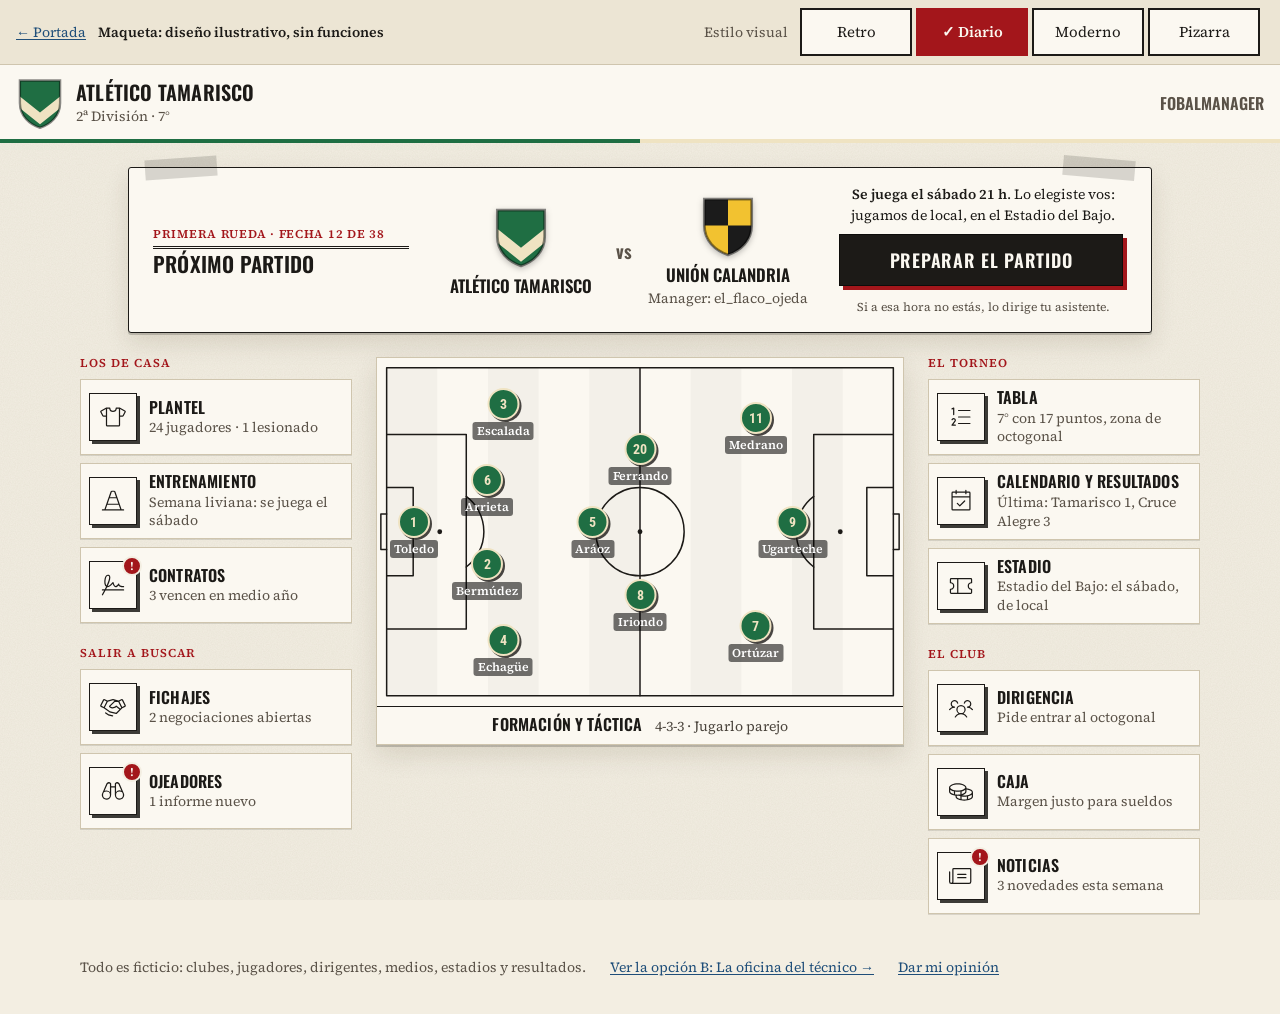
<file: menu-c.html>
<!doctype html>
<html lang="es-AR" style="--club-1:#1f6e43;--club-2:#efe3c2;--club-base:#1f6e43;--club-acento:#efe3c2">
<head>
<meta charset="utf-8">
<meta name="viewport" content="width=device-width, initial-scale=1, viewport-fit=cover">
<title>Menú principal (opción C) · Fobalmanager (maqueta)</title>
<meta name="description" content="Maqueta visual de Fobalmanager, un manager de fútbol en el navegador. Diseño ilustrativo, sin funciones.">
<script>(function(){var T=["retro", "diario", "moderno", "pizarra"],F={"retro": "css/fuentes-retro.css", "diario": "css/fuentes-diario.css", "moderno": "css/fuentes-moderno.css", "pizarra": "css/fuentes-pizarra.css"},t=null;try{var q=new URLSearchParams(location.search).get("tema");if(T.indexOf(q)>=0){t=q;localStorage.setItem("fm-tema",q)}else{t=localStorage.getItem("fm-tema")}}catch(x){}if(T.indexOf(t)<0){t=T[Math.floor(Math.random()*T.length)];try{localStorage.setItem("fm-tema",t)}catch(x){}}document.documentElement.dataset.tema=t;var c={};try{if(localStorage.getItem("fm-invertir-club")==="1")document.documentElement.dataset.invertirClub=""}catch(x){}window.fmFuentes=function(k){if(c[k])return;c[k]=1;var l=document.createElement("link");l.rel="stylesheet";l.href=F[k];document.head.appendChild(l)};window.fmFuentes(t)})();</script>
<link rel="stylesheet" href="css/temas.css">
<link rel="stylesheet" href="css/base.css">
</head>
<body class="menu-pantalla menu-c">
<!-- Íconos: Phosphor Icons (MIT), Copyright (c) 2023 Phosphor Icons. Ver LICENCIAS.md --><svg width="0" height="0" style="position:absolute" aria-hidden="true"><symbol id="ph-binoculars-duotone" viewBox="0 0 256 256"><path d="M104,168a40,40,0,1,1-40-40A40,40,0,0,1,104,168Zm88-40a40,40,0,1,0,40,40A40,40,0,0,0,192,128Z" class="ic-fondo"/><path d="M237.2,151.87v0a47.1,47.1,0,0,0-2.35-5.45L193.26,51.8a7.82,7.82,0,0,0-1.66-2.44,32,32,0,0,0-45.26,0A8,8,0,0,0,144,55V80H112V55a8,8,0,0,0-2.34-5.66,32,32,0,0,0-45.26,0,7.82,7.82,0,0,0-1.66,2.44L21.15,146.4a47.1,47.1,0,0,0-2.35,5.45v0A48,48,0,1,0,112,168V96h32v72a48,48,0,1,0,93.2-16.13ZM76.71,59.75a16,16,0,0,1,19.29-1v73.51a47.9,47.9,0,0,0-46.79-9.92ZM64,200a32,32,0,1,1,32-32A32,32,0,0,1,64,200ZM160,58.74a16,16,0,0,1,19.29,1l27.5,62.58A47.9,47.9,0,0,0,160,132.25ZM192,200a32,32,0,1,1,32-32A32,32,0,0,1,192,200Z"/></symbol><symbol id="ph-binoculars-light" viewBox="0 0 256 256"><path d="M233,147.24,191.43,52.6a6,6,0,0,0-1.25-1.83,30,30,0,0,0-42.42,0A6,6,0,0,0,146,55V82H110V55a6,6,0,0,0-1.76-4.25,30,30,0,0,0-42.42,0,6,6,0,0,0-1.25,1.83L23,147.24A46,46,0,1,0,110,168V94h36v74a46,46,0,1,0,87-20.76ZM64,202a34,34,0,1,1,34-34A34,34,0,0,1,64,202Zm0-80a45.77,45.77,0,0,0-18.55,3.92L75.06,58.54A18,18,0,0,1,98,57.71V137A45.89,45.89,0,0,0,64,122Zm94-64.28a18,18,0,0,1,22.94.83l29.61,67.37A45.9,45.9,0,0,0,158,137ZM192,202a34,34,0,1,1,34-34A34,34,0,0,1,192,202Z"/></symbol><symbol id="ph-binoculars-regular" viewBox="0 0 256 256"><path d="M237.2,151.87v0a47.1,47.1,0,0,0-2.35-5.45L193.26,51.8a7.82,7.82,0,0,0-1.66-2.44,32,32,0,0,0-45.26,0A8,8,0,0,0,144,55V80H112V55a8,8,0,0,0-2.34-5.66,32,32,0,0,0-45.26,0,7.82,7.82,0,0,0-1.66,2.44L21.15,146.4a47.1,47.1,0,0,0-2.35,5.45v0A48,48,0,1,0,112,168V96h32v72a48,48,0,1,0,93.2-16.13ZM76.71,59.75a16,16,0,0,1,19.29-1v73.51a47.9,47.9,0,0,0-46.79-9.92ZM64,200a32,32,0,1,1,32-32A32,32,0,0,1,64,200ZM160,58.74a16,16,0,0,1,19.29,1l27.5,62.58A47.9,47.9,0,0,0,160,132.25ZM192,200a32,32,0,1,1,32-32A32,32,0,0,1,192,200Z"/></symbol><symbol id="ph-calendar-check-duotone" viewBox="0 0 256 256"><path d="M216,48V88H40V48a8,8,0,0,1,8-8H208A8,8,0,0,1,216,48Z" class="ic-fondo"/><path d="M208,32H184V24a8,8,0,0,0-16,0v8H88V24a8,8,0,0,0-16,0v8H48A16,16,0,0,0,32,48V208a16,16,0,0,0,16,16H208a16,16,0,0,0,16-16V48A16,16,0,0,0,208,32ZM72,48v8a8,8,0,0,0,16,0V48h80v8a8,8,0,0,0,16,0V48h24V80H48V48ZM208,208H48V96H208V208Zm-38.34-85.66a8,8,0,0,1,0,11.32l-48,48a8,8,0,0,1-11.32,0l-24-24a8,8,0,0,1,11.32-11.32L116,164.69l42.34-42.35A8,8,0,0,1,169.66,122.34Z"/></symbol><symbol id="ph-calendar-check-light" viewBox="0 0 256 256"><path d="M208,34H182V24a6,6,0,0,0-12,0V34H86V24a6,6,0,0,0-12,0V34H48A14,14,0,0,0,34,48V208a14,14,0,0,0,14,14H208a14,14,0,0,0,14-14V48A14,14,0,0,0,208,34ZM48,46H74V56a6,6,0,0,0,12,0V46h84V56a6,6,0,0,0,12,0V46h26a2,2,0,0,1,2,2V82H46V48A2,2,0,0,1,48,46ZM208,210H48a2,2,0,0,1-2-2V94H210V208A2,2,0,0,1,208,210Zm-39.76-86.24a6,6,0,0,1,0,8.48l-48,48a6,6,0,0,1-8.48,0l-24-24a6,6,0,0,1,8.48-8.48L116,167.51l43.76-43.75A6,6,0,0,1,168.24,123.76Z"/></symbol><symbol id="ph-calendar-check-regular" viewBox="0 0 256 256"><path d="M208,32H184V24a8,8,0,0,0-16,0v8H88V24a8,8,0,0,0-16,0v8H48A16,16,0,0,0,32,48V208a16,16,0,0,0,16,16H208a16,16,0,0,0,16-16V48A16,16,0,0,0,208,32ZM72,48v8a8,8,0,0,0,16,0V48h80v8a8,8,0,0,0,16,0V48h24V80H48V48ZM208,208H48V96H208V208Zm-38.34-85.66a8,8,0,0,1,0,11.32l-48,48a8,8,0,0,1-11.32,0l-24-24a8,8,0,0,1,11.32-11.32L116,164.69l42.34-42.35A8,8,0,0,1,169.66,122.34Z"/></symbol><symbol id="ph-coins-duotone" viewBox="0 0 256 256"><path d="M240,132c0,19.88-35.82,36-80,36-19.6,0-37.56-3.17-51.47-8.44h0C146.76,156.85,176,142,176,124V96.72h0C212.52,100.06,240,114.58,240,132ZM176,84c0-19.88-35.82-36-80-36S16,64.12,16,84s35.82,36,80,36S176,103.88,176,84Z" class="ic-fondo"/><path d="M184,89.57V84c0-25.08-37.83-44-88-44S8,58.92,8,84v40c0,20.89,26.25,37.49,64,42.46V172c0,25.08,37.83,44,88,44s88-18.92,88-44V132C248,111.3,222.58,94.68,184,89.57ZM232,132c0,13.22-30.79,28-72,28-3.73,0-7.43-.13-11.08-.37C170.49,151.77,184,139,184,124V105.74C213.87,110.19,232,122.27,232,132ZM72,150.25V126.46A183.74,183.74,0,0,0,96,128a183.74,183.74,0,0,0,24-1.54v23.79A163,163,0,0,1,96,152,163,163,0,0,1,72,150.25Zm96-40.32V124c0,8.39-12.41,17.4-32,22.87V123.5C148.91,120.37,159.84,115.71,168,109.93ZM96,56c41.21,0,72,14.78,72,28s-30.79,28-72,28S24,97.22,24,84,54.79,56,96,56ZM24,124V109.93c8.16,5.78,19.09,10.44,32,13.57v23.37C36.41,141.4,24,132.39,24,124Zm64,48v-4.17c2.63.1,5.29.17,8,.17,3.88,0,7.67-.13,11.39-.35A121.92,121.92,0,0,0,120,171.41v23.46C100.41,189.4,88,180.39,88,172Zm48,26.25V174.4a179.48,179.48,0,0,0,24,1.6,183.74,183.74,0,0,0,24-1.54v23.79a165.45,165.45,0,0,1-48,0Zm64-3.38V171.5c12.91-3.13,23.84-7.79,32-13.57V172C232,180.39,219.59,189.4,200,194.87Z"/></symbol><symbol id="ph-coins-light" viewBox="0 0 256 256"><path d="M224.56,103.81C213.43,97.75,198.47,93.39,182,91.34V84c0-12.12-9.58-23.1-27-30.93C139.16,45.93,118.2,42,96,42S52.84,45.93,37,53.07C19.58,60.9,10,71.88,10,84v40c0,12.12,9.58,23.1,27,30.93,10.49,4.72,23.21,8,37,9.73V172c0,12.12,9.58,23.1,27,30.93C116.84,210.07,137.8,214,160,214s43.16-3.93,59-11.07c17.39-7.83,27-18.81,27-30.93V132C246,121.35,238.39,111.34,224.56,103.81Zm-5.74,10.54C228.61,119.68,234,126,234,132c0,14.19-30.39,30-74,30a166.9,166.9,0,0,1-21.21-1.34A110.79,110.79,0,0,0,155,154.93c17.39-7.83,27-18.81,27-30.93V103.43C196.4,105.36,209.3,109.16,218.82,114.35ZM108.16,153.58c-3.92.27-8,.42-12.16.42-5.3,0-10.4-.24-15.28-.67a2.22,2.22,0,0,0-.37,0c-3.58-.33-7-.77-10.35-1.3V124.12A178,178,0,0,0,96,126a178,178,0,0,0,26-1.88V152c-4.34.69-8.91,1.22-13.69,1.56ZM170,105.89V124c0,9.54-13.75,19.8-36,25.51V121.85a115,115,0,0,0,21-6.92A66.2,66.2,0,0,0,170,105.89ZM96,54c43.61,0,74,15.81,74,30s-30.39,30-74,30S22,98.19,22,84,52.39,54,96,54ZM22,124V105.89a66.2,66.2,0,0,0,15,9,115,115,0,0,0,21,6.92v27.66C35.75,143.8,22,133.54,22,124Zm64,48v-6.28c3.3.18,6.63.28,10,.28q5.91,0,11.66-.37A123.17,123.17,0,0,0,122,169.84v27.67C99.75,191.8,86,181.54,86,172Zm48,28V172.1a177.84,177.84,0,0,0,26,1.9,178,178,0,0,0,26-1.88V200a170,170,0,0,1-52,0Zm64-2.49V169.85a115,115,0,0,0,21-6.92,66.2,66.2,0,0,0,15-9V172C234,181.54,220.25,191.8,198,197.51Z"/></symbol><symbol id="ph-coins-regular" viewBox="0 0 256 256"><path d="M184,89.57V84c0-25.08-37.83-44-88-44S8,58.92,8,84v40c0,20.89,26.25,37.49,64,42.46V172c0,25.08,37.83,44,88,44s88-18.92,88-44V132C248,111.3,222.58,94.68,184,89.57ZM232,132c0,13.22-30.79,28-72,28-3.73,0-7.43-.13-11.08-.37C170.49,151.77,184,139,184,124V105.74C213.87,110.19,232,122.27,232,132ZM72,150.25V126.46A183.74,183.74,0,0,0,96,128a183.74,183.74,0,0,0,24-1.54v23.79A163,163,0,0,1,96,152,163,163,0,0,1,72,150.25Zm96-40.32V124c0,8.39-12.41,17.4-32,22.87V123.5C148.91,120.37,159.84,115.71,168,109.93ZM96,56c41.21,0,72,14.78,72,28s-30.79,28-72,28S24,97.22,24,84,54.79,56,96,56ZM24,124V109.93c8.16,5.78,19.09,10.44,32,13.57v23.37C36.41,141.4,24,132.39,24,124Zm64,48v-4.17c2.63.1,5.29.17,8,.17,3.88,0,7.67-.13,11.39-.35A121.92,121.92,0,0,0,120,171.41v23.46C100.41,189.4,88,180.39,88,172Zm48,26.25V174.4a179.48,179.48,0,0,0,24,1.6,183.74,183.74,0,0,0,24-1.54v23.79a165.45,165.45,0,0,1-48,0Zm64-3.38V171.5c12.91-3.13,23.84-7.79,32-13.57V172C232,180.39,219.59,189.4,200,194.87Z"/></symbol><symbol id="ph-handshake-duotone" viewBox="0 0 256 256"><path d="M200,152l-40,40L96,176,40,136,72.68,70.63,128,56l55.32,14.63L183.6,72H144L98.34,116.29a8,8,0,0,0,1.38,12.42C117.23,139.9,141,139.13,160,120Z" class="ic-fondo"/><path d="M254.3,107.91,228.78,56.85a16,16,0,0,0-21.47-7.15L182.44,62.13,130.05,48.27a8.14,8.14,0,0,0-4.1,0L73.56,62.13,48.69,49.7a16,16,0,0,0-21.47,7.15L1.7,107.9a16,16,0,0,0,7.15,21.47l27,13.51,55.49,39.63a8.06,8.06,0,0,0,2.71,1.25l64,16a8,8,0,0,0,7.6-2.1l55.07-55.08,26.42-13.21a16,16,0,0,0,7.15-21.46Zm-54.89,33.37L165,113.72a8,8,0,0,0-10.68.61C136.51,132.27,116.66,130,104,122L147.24,80h31.81l27.21,54.41ZM41.53,64,62,74.22,36.43,125.27,16,115.06Zm116,119.13L99.42,168.61l-49.2-35.14,28-56L128,64.28l9.8,2.59-45,43.68-.08.09a16,16,0,0,0,2.72,24.81c20.56,13.13,45.37,11,64.91-5L188,152.66Zm62-57.87-25.52-51L214.47,64,240,115.06Zm-87.75,92.67a8,8,0,0,1-7.75,6.06,8.13,8.13,0,0,1-1.95-.24L80.41,213.33a7.89,7.89,0,0,1-2.71-1.25L51.35,193.26a8,8,0,0,1,9.3-13l25.11,17.94L126,208.24A8,8,0,0,1,131.82,217.94Z"/></symbol><symbol id="ph-handshake-light" viewBox="0 0 256 256"><path d="M252.51,108.8,227,57.75a14,14,0,0,0-18.78-6.27L182.66,64.26,129.53,50.2a6.1,6.1,0,0,0-3.06,0L73.34,64.26,47.79,51.48A14,14,0,0,0,29,57.75L3.49,108.8a14,14,0,0,0,6.26,18.78L36.9,141.16l55.61,39.72a6,6,0,0,0,2,.94l64,16A6.08,6.08,0,0,0,160,198a6,6,0,0,0,4.24-1.76l55.31-55.31,26.7-13.35a14,14,0,0,0,6.26-18.78Zm-53,35.16-35.8-28.68a6,6,0,0,0-8,.45c-18.65,18.79-39.5,16.42-52.79,7.92a2,2,0,0,1-.94-1.5,1.9,1.9,0,0,1,.51-1.55L146.43,78h33.86l28.41,56.82ZM14.11,115.69a2,2,0,0,1,.11-1.52L39.74,63.11a2,2,0,0,1,1.8-1.1,2,2,0,0,1,.89.21l22.21,11.1L37.32,128l-22.21-11.1A2,2,0,0,1,14.11,115.69Zm144.05,69.67-59.6-14.9L47.66,134.1,76.84,75.75,128,62.21l14.8,3.92a5.92,5.92,0,0,0-3,1.57L94.1,112.05a14,14,0,0,0,2.39,21.72c20.22,12.92,44.75,10.49,63.8-5.89L191,152.5Zm83.73-69.67a2,2,0,0,1-1,1.16L218.68,128,191.36,73.32l22.21-11.1a2,2,0,0,1,1.53-.11,2,2,0,0,1,1.16,1l25.52,51.06A2,2,0,0,1,241.89,115.69Zm-112,101.76a6,6,0,0,1-7.27,4.37L80.89,211.39a5.88,5.88,0,0,1-2-.94L52.52,191.64a6,6,0,1,1,7-9.77L84.91,200l40.61,10.15A6,6,0,0,1,129.88,217.45Z"/></symbol><symbol id="ph-handshake-regular" viewBox="0 0 256 256"><path d="M254.3,107.91,228.78,56.85a16,16,0,0,0-21.47-7.15L182.44,62.13,130.05,48.27a8.14,8.14,0,0,0-4.1,0L73.56,62.13,48.69,49.7a16,16,0,0,0-21.47,7.15L1.7,107.9a16,16,0,0,0,7.15,21.47l27,13.51,55.49,39.63a8.06,8.06,0,0,0,2.71,1.25l64,16a8,8,0,0,0,7.6-2.1l55.07-55.08,26.42-13.21a16,16,0,0,0,7.15-21.46Zm-54.89,33.37L165,113.72a8,8,0,0,0-10.68.61C136.51,132.27,116.66,130,104,122L147.24,80h31.81l27.21,54.41ZM41.53,64,62,74.22,36.43,125.27,16,115.06Zm116,119.13L99.42,168.61l-49.2-35.14,28-56L128,64.28l9.8,2.59-45,43.68-.08.09a16,16,0,0,0,2.72,24.81c20.56,13.13,45.37,11,64.91-5L188,152.66Zm62-57.87-25.52-51L214.47,64,240,115.06Zm-87.75,92.67a8,8,0,0,1-7.75,6.06,8.13,8.13,0,0,1-1.95-.24L80.41,213.33a7.89,7.89,0,0,1-2.71-1.25L51.35,193.26a8,8,0,0,1,9.3-13l25.11,17.94L126,208.24A8,8,0,0,1,131.82,217.94Z"/></symbol><symbol id="ph-list-numbers-duotone" viewBox="0 0 256 256"><path d="M216,64V192H104V64Z" class="ic-fondo"/><path d="M224,128a8,8,0,0,1-8,8H104a8,8,0,0,1,0-16H216A8,8,0,0,1,224,128ZM104,72H216a8,8,0,0,0,0-16H104a8,8,0,0,0,0,16ZM216,184H104a8,8,0,0,0,0,16H216a8,8,0,0,0,0-16ZM43.58,55.16,48,52.94V104a8,8,0,0,0,16,0V40a8,8,0,0,0-11.58-7.16l-16,8a8,8,0,0,0,7.16,14.32ZM79.77,156.72a23.73,23.73,0,0,0-9.6-15.95,24.86,24.86,0,0,0-34.11,4.7,23.63,23.63,0,0,0-3.57,6.46,8,8,0,1,0,15,5.47,7.84,7.84,0,0,1,1.18-2.13,8.76,8.76,0,0,1,12-1.59A7.91,7.91,0,0,1,63.93,159a7.64,7.64,0,0,1-1.57,5.78,1,1,0,0,0-.08.11L33.59,203.21A8,8,0,0,0,40,216H72a8,8,0,0,0,0-16H56l19.08-25.53A23.47,23.47,0,0,0,79.77,156.72Z"/></symbol><symbol id="ph-list-numbers-light" viewBox="0 0 256 256"><path d="M222,128a6,6,0,0,1-6,6H104a6,6,0,0,1,0-12H216A6,6,0,0,1,222,128ZM104,70H216a6,6,0,0,0,0-12H104a6,6,0,0,0,0,12ZM216,186H104a6,6,0,0,0,0,12H216a6,6,0,0,0,0-12ZM42.68,53.37,50,49.71V104a6,6,0,0,0,12,0V40a6,6,0,0,0-8.68-5.37l-16,8a6,6,0,0,0,5.36,10.74ZM72,202H52l21.48-28.74A21.5,21.5,0,0,0,77.79,157,21.75,21.75,0,0,0,69,142.38a22.86,22.86,0,0,0-31.35,4.31,22.18,22.18,0,0,0-3.28,5.92,6,6,0,0,0,11.28,4.11,9.87,9.87,0,0,1,1.48-2.67,10.78,10.78,0,0,1,14.78-2,9.89,9.89,0,0,1,4,6.61,9.64,9.64,0,0,1-2,7.28l-.06.09L35.2,204.41A6,6,0,0,0,40,214H72a6,6,0,0,0,0-12Z"/></symbol><symbol id="ph-list-numbers-regular" viewBox="0 0 256 256"><path d="M224,128a8,8,0,0,1-8,8H104a8,8,0,0,1,0-16H216A8,8,0,0,1,224,128ZM104,72H216a8,8,0,0,0,0-16H104a8,8,0,0,0,0,16ZM216,184H104a8,8,0,0,0,0,16H216a8,8,0,0,0,0-16ZM43.58,55.16,48,52.94V104a8,8,0,0,0,16,0V40a8,8,0,0,0-11.58-7.16l-16,8a8,8,0,0,0,7.16,14.32ZM79.77,156.72a23.73,23.73,0,0,0-9.6-15.95,24.86,24.86,0,0,0-34.11,4.7,23.63,23.63,0,0,0-3.57,6.46,8,8,0,1,0,15,5.47,7.84,7.84,0,0,1,1.18-2.13,8.76,8.76,0,0,1,12-1.59A7.91,7.91,0,0,1,63.93,159a7.64,7.64,0,0,1-1.57,5.78,1,1,0,0,0-.08.11L33.59,203.21A8,8,0,0,0,40,216H72a8,8,0,0,0,0-16H56l19.08-25.53A23.47,23.47,0,0,0,79.77,156.72Z"/></symbol><symbol id="ph-newspaper-duotone" viewBox="0 0 256 256"><path d="M224,64V184a16,16,0,0,1-16,16H32a16,16,0,0,0,16-16V64a8,8,0,0,1,8-8H216A8,8,0,0,1,224,64Z" class="ic-fondo"/><path d="M88,112a8,8,0,0,1,8-8h80a8,8,0,0,1,0,16H96A8,8,0,0,1,88,112Zm8,40h80a8,8,0,0,0,0-16H96a8,8,0,0,0,0,16ZM232,64V184a24,24,0,0,1-24,24H32A24,24,0,0,1,8,184.11V88a8,8,0,0,1,16,0v96a8,8,0,0,0,16,0V64A16,16,0,0,1,56,48H216A16,16,0,0,1,232,64Zm-16,0H56V184a23.84,23.84,0,0,1-1.37,8H208a8,8,0,0,0,8-8Z"/></symbol><symbol id="ph-newspaper-light" viewBox="0 0 256 256"><path d="M182,112a6,6,0,0,1-6,6H96a6,6,0,0,1,0-12h80A6,6,0,0,1,182,112Zm-6,26H96a6,6,0,0,0,0,12h80a6,6,0,0,0,0-12Zm54-74V184a22,22,0,0,1-22,22H32a22,22,0,0,1-22-21.91V88a6,6,0,0,1,12,0v96a10,10,0,0,0,20,0V64A14,14,0,0,1,56,50H216A14,14,0,0,1,230,64Zm-12,0a2,2,0,0,0-2-2H56a2,2,0,0,0-2,2V184a21.84,21.84,0,0,1-2.41,10H208a10,10,0,0,0,10-10Z"/></symbol><symbol id="ph-newspaper-regular" viewBox="0 0 256 256"><path d="M88,112a8,8,0,0,1,8-8h80a8,8,0,0,1,0,16H96A8,8,0,0,1,88,112Zm8,40h80a8,8,0,0,0,0-16H96a8,8,0,0,0,0,16ZM232,64V184a24,24,0,0,1-24,24H32A24,24,0,0,1,8,184.11V88a8,8,0,0,1,16,0v96a8,8,0,0,0,16,0V64A16,16,0,0,1,56,48H216A16,16,0,0,1,232,64Zm-16,0H56V184a23.84,23.84,0,0,1-1.37,8H208a8,8,0,0,0,8-8Z"/></symbol><symbol id="ph-signature-duotone" viewBox="0 0 256 256"><path d="M67.41,142.56C35.71,129.52,45.41,32.07,78,32,111.82,32.05,92,90.26,67.41,142.56Z" class="ic-fondo"/><path d="M232,168H63.86c2.66-5.24,5.33-10.63,8-16.11,14.94,1.65,32.58-8.78,52.66-31.14,5,13.46,14.45,30.93,30.58,31.25,9.09.18,18.11-5.2,27.42-16.37C189.31,143.75,203.3,152,232,152a8,8,0,0,0,0-16c-30.43,0-39.43-10.45-40-16.11a7.67,7.67,0,0,0-5.46-7.75,8.14,8.14,0,0,0-9.25,3.49C165.23,134.17,158,136.06,155.38,136c-8.26-.16-16.66-19.52-19.54-33.42a8,8,0,0,0-14.09-3.37C101.54,124.55,88,133.08,79.57,135.29,88.06,116.42,94.4,99.85,98.46,85.9c6.82-23.44,7.32-39.83,1.51-50.1-3-5.38-9.34-11.8-22.06-11.8C61.85,24,49.18,39.18,43.14,65.65c-3.59,15.71-4.18,33.21-1.62,48s7.87,25.55,15.59,31.94c-3.73,7.72-7.53,15.26-11.23,22.41H24a8,8,0,0,0,0,16H37.41c-11.32,21-20.12,35.64-20.26,35.88a8,8,0,1,0,13.71,8.24c.15-.26,11.27-18.79,24.7-44.12H232a8,8,0,0,0,0-16ZM58.74,69.21C62.72,51.74,70.43,40,77.91,40c5.33,0,7.1,1.86,8.13,3.67,3,5.33,6.52,24.19-21.66,86.39C56.12,118.78,53.31,93,58.74,69.21Z"/></symbol><symbol id="ph-signature-light" viewBox="0 0 256 256"><path d="M232,170H60.6c3.34-6.54,6.73-13.35,10.06-20.29a26.64,26.64,0,0,0,4.3.35c14.23,0,31.09-11.12,50.33-33.22,1,3,2.2,6.25,3.68,9.56,6.89,15.45,15.68,23.39,26.14,23.6h.39c8.81,0,17.71-5.77,27-17.58C188.33,140.68,201.62,150,232,150a6,6,0,0,0,0-12c-39.69,0-41.88-16.61-42-18.06a5.83,5.83,0,0,0-4.15-5.8,6.09,6.09,0,0,0-6.88,2.59C166.81,135.4,158.9,138.06,155.34,138c-10.78-.21-19.11-23.68-21.46-35a6,6,0,0,0-10.57-2.53C104.64,123.86,88,137,76.18,137.92,100,85.84,107.23,52.7,98.23,36.78,95.44,31.86,89.66,26,77.91,26c-15,0-27,14.62-32.82,40.1C38.28,95.94,42.12,132,59.62,145c-4.15,8.64-8.4,17.08-12.52,25H24a6,6,0,0,0,0,12H40.76C28.65,204.58,19,220.66,18.86,220.91a6,6,0,1,0,10.28,6.18c.16-.26,11.56-19.27,25.21-45.09H232a6,6,0,0,0,0-12ZM56.79,68.77C61.05,50.08,69.34,38,77.91,38c6.4,0,8.64,2.51,9.87,4.69,4,7,6,28.15-22.88,91C54.59,123.39,50.73,95.3,56.79,68.77Z"/></symbol><symbol id="ph-signature-regular" viewBox="0 0 256 256"><path d="M232,168H63.86c2.66-5.24,5.33-10.63,8-16.11,15,1.65,32.58-8.78,52.66-31.14,5,13.46,14.45,30.93,30.58,31.25,9.06.18,18.11-5.2,27.42-16.37C189.31,143.75,203.3,152,232,152a8,8,0,0,0,0-16c-30.43,0-39.43-10.45-40-16.11a7.67,7.67,0,0,0-5.46-7.75,8.14,8.14,0,0,0-9.25,3.49c-12.07,18.54-19.38,20.43-21.92,20.37-8.26-.16-16.66-19.52-19.54-33.42a8,8,0,0,0-14.09-3.37C101.54,124.55,88,133.08,79.57,135.29,88.06,116.42,94.4,99.85,98.46,85.9c6.82-23.44,7.32-39.83,1.51-50.1-3-5.38-9.34-11.8-22.06-11.8C61.85,24,49.18,39.18,43.14,65.65c-3.59,15.71-4.18,33.21-1.62,48s7.87,25.55,15.59,31.94c-3.73,7.72-7.53,15.26-11.23,22.41H24a8,8,0,0,0,0,16H37.41c-11.32,21-20.12,35.64-20.26,35.88a8,8,0,1,0,13.71,8.24c.15-.26,11.27-18.79,24.7-44.12H232a8,8,0,0,0,0-16ZM58.74,69.21C62.72,51.74,70.43,40,77.91,40c5.33,0,7.1,1.86,8.13,3.67,3,5.33,6.52,24.19-21.66,86.39C56.12,118.78,53.31,93,58.74,69.21Z"/></symbol><symbol id="ph-t-shirt-duotone" viewBox="0 0 256 256"><path d="M247.11,78.77l-19.27,36.81a8.44,8.44,0,0,1-7.5,4.42H192V40l51.78,28.25A7.81,7.81,0,0,1,247.11,78.77Zm-238.22,0,19.27,36.81a8.44,8.44,0,0,0,7.5,4.42H64V40L12.22,68.25A7.81,7.81,0,0,0,8.89,78.77Z" class="ic-fondo"/><path d="M247.59,61.22,195.83,33A8,8,0,0,0,192,32H160a8,8,0,0,0-8,8,24,24,0,0,1-48,0,8,8,0,0,0-8-8H64a8,8,0,0,0-3.84,1L8.41,61.22A15.76,15.76,0,0,0,1.82,82.48l19.27,36.81A16.37,16.37,0,0,0,35.67,128H56v80a16,16,0,0,0,16,16H184a16,16,0,0,0,16-16V128h20.34a16.37,16.37,0,0,0,14.58-8.71l19.27-36.81A15.76,15.76,0,0,0,247.59,61.22ZM35.67,112a.62.62,0,0,1-.41-.13L16.09,75.26,56,53.48V112ZM184,208H72V48h16.8a40,40,0,0,0,78.38,0H184Zm36.75-96.14a.55.55,0,0,1-.41.14H200V53.48l39.92,21.78Z"/></symbol><symbol id="ph-t-shirt-light" viewBox="0 0 256 256"><path d="M246.64,63,194.87,34.74A5.93,5.93,0,0,0,192,34H160a6,6,0,0,0-6,6,26,26,0,0,1-52,0,6,6,0,0,0-6-6H64a5.93,5.93,0,0,0-2.88.74L9.36,63A13.77,13.77,0,0,0,3.58,81.55l19.28,36.81A14.38,14.38,0,0,0,35.67,126H58v82a14,14,0,0,0,14,14H184a14,14,0,0,0,14-14V126h22.34a14.38,14.38,0,0,0,12.81-7.64l19.28-36.81A13.77,13.77,0,0,0,246.64,63Zm-211,51a2.42,2.42,0,0,1-2.18-1.21L14.21,76a1.82,1.82,0,0,1,.9-2.47L58,50.11V114ZM186,208a2,2,0,0,1-2,2H72a2,2,0,0,1-2-2V46H90.48a38,38,0,0,0,75,0H186Zm55.8-132-19.28,36.8a2.42,2.42,0,0,1-2.18,1.21H198V50.11l42.9,23.4A1.83,1.83,0,0,1,241.79,76Z"/></symbol><symbol id="ph-t-shirt-regular" viewBox="0 0 256 256"><path d="M247.59,61.22,195.83,33A8,8,0,0,0,192,32H160a8,8,0,0,0-8,8,24,24,0,0,1-48,0,8,8,0,0,0-8-8H64a8,8,0,0,0-3.84,1L8.41,61.22A15.76,15.76,0,0,0,1.82,82.48l19.27,36.81A16.37,16.37,0,0,0,35.67,128H56v80a16,16,0,0,0,16,16H184a16,16,0,0,0,16-16V128h20.34a16.37,16.37,0,0,0,14.58-8.71l19.27-36.81A15.76,15.76,0,0,0,247.59,61.22ZM35.67,112a.62.62,0,0,1-.41-.13L16.09,75.26,56,53.48V112ZM184,208H72V48h16.8a40,40,0,0,0,78.38,0H184Zm36.75-96.14a.55.55,0,0,1-.41.14H200V53.48l39.92,21.78Z"/></symbol><symbol id="ph-ticket-duotone" viewBox="0 0 256 256"><path d="M200,128a32,32,0,0,0,32,32v32a8,8,0,0,1-8,8H96V56H224a8,8,0,0,1,8,8V96A32,32,0,0,0,200,128Z" class="ic-fondo"/><path d="M232,104a8,8,0,0,0,8-8V64a16,16,0,0,0-16-16H32A16,16,0,0,0,16,64V96a8,8,0,0,0,8,8,24,24,0,0,1,0,48,8,8,0,0,0-8,8v32a16,16,0,0,0,16,16H224a16,16,0,0,0,16-16V160a8,8,0,0,0-8-8,24,24,0,0,1,0-48ZM32,167.2a40,40,0,0,0,0-78.4V64H88V192H32Zm192,0V192H104V64H224V88.8a40,40,0,0,0,0,78.4Z"/></symbol><symbol id="ph-ticket-light" viewBox="0 0 256 256"><path d="M232,102a6,6,0,0,0,6-6V64a14,14,0,0,0-14-14H32A14,14,0,0,0,18,64V96a6,6,0,0,0,6,6,26,26,0,0,1,0,52,6,6,0,0,0-6,6v32a14,14,0,0,0,14,14H224a14,14,0,0,0,14-14V160a6,6,0,0,0-6-6,26,26,0,0,1,0-52ZM30,192V165.53a38,38,0,0,0,0-75.06V64a2,2,0,0,1,2-2H90V194H32A2,2,0,0,1,30,192Zm196-26.47V192a2,2,0,0,1-2,2H102V62H224a2,2,0,0,1,2,2V90.47a38,38,0,0,0,0,75.06Z"/></symbol><symbol id="ph-ticket-regular" viewBox="0 0 256 256"><path d="M232,104a8,8,0,0,0,8-8V64a16,16,0,0,0-16-16H32A16,16,0,0,0,16,64V96a8,8,0,0,0,8,8,24,24,0,0,1,0,48,8,8,0,0,0-8,8v32a16,16,0,0,0,16,16H224a16,16,0,0,0,16-16V160a8,8,0,0,0-8-8,24,24,0,0,1,0-48ZM32,167.2a40,40,0,0,0,0-78.4V64H88V192H32Zm192,0V192H104V64H224V88.8a40,40,0,0,0,0,78.4Z"/></symbol><symbol id="ph-traffic-cone-duotone" viewBox="0 0 256 256"><path d="M188.52,160h-121L89.74,96h76.52Z" class="ic-fondo"/><path d="M232,208H213.69L153.42,34.75A16,16,0,0,0,138.31,24H117.69a16,16,0,0,0-15.11,10.74L42.31,208H24a8,8,0,0,0,0,16H232a8,8,0,0,0,0-16ZM117.69,40h20.62L155,88H101ZM95.43,104h65.14l16.7,48H78.73ZM59.25,208l13.92-40H182.83l13.92,40Z"/></symbol><symbol id="ph-traffic-cone-light" viewBox="0 0 256 256"><path d="M232,210H212.27L151.54,35.4A14,14,0,0,0,138.31,26H117.69a14,14,0,0,0-13.23,9.4L43.73,210H24a6,6,0,0,0,0,12H232a6,6,0,0,0,0-12ZM94,102h68l18.08,52H75.92Zm21.8-62.66A2,2,0,0,1,117.69,38h20.62a2,2,0,0,1,1.89,1.34L157.82,90H98.18ZM71.74,166H184.26l15.3,44H56.44Z"/></symbol><symbol id="ph-traffic-cone-regular" viewBox="0 0 256 256"><path d="M232,208H213.69L153.42,34.75A16,16,0,0,0,138.31,24H117.69a16,16,0,0,0-15.11,10.74L42.31,208H24a8,8,0,0,0,0,16H232a8,8,0,0,0,0-16ZM95.43,104h65.14l16.7,48H78.73Zm22.26-64h20.62L155,88H101ZM73.17,168H182.83l13.92,40H59.25Z"/></symbol><symbol id="ph-users-three-duotone" viewBox="0 0 256 256"><path d="M168,144a40,40,0,1,1-40-40A40,40,0,0,1,168,144ZM64,56A32,32,0,1,0,96,88,32,32,0,0,0,64,56Zm128,0a32,32,0,1,0,32,32A32,32,0,0,0,192,56Z" class="ic-fondo"/><path d="M244.8,150.4a8,8,0,0,1-11.2-1.6A51.6,51.6,0,0,0,192,128a8,8,0,0,1,0-16,24,24,0,1,0-23.24-30,8,8,0,1,1-15.5-4A40,40,0,1,1,219,117.51a67.94,67.94,0,0,1,27.43,21.68A8,8,0,0,1,244.8,150.4ZM190.92,212a8,8,0,1,1-13.85,8,57,57,0,0,0-98.15,0,8,8,0,1,1-13.84-8,72.06,72.06,0,0,1,33.74-29.92,48,48,0,1,1,58.36,0A72.06,72.06,0,0,1,190.92,212ZM128,176a32,32,0,1,0-32-32A32,32,0,0,0,128,176ZM72,120a8,8,0,0,0-8-8A24,24,0,1,1,87.24,82a8,8,0,1,0,15.5-4A40,40,0,1,0,37,117.51,67.94,67.94,0,0,0,9.6,139.19a8,8,0,1,0,12.8,9.61A51.6,51.6,0,0,1,64,128,8,8,0,0,0,72,120Z"/></symbol><symbol id="ph-users-three-light" viewBox="0 0 256 256"><path d="M243.6,148.8a6,6,0,0,1-8.4-1.2A53.58,53.58,0,0,0,192,126a6,6,0,0,1,0-12,26,26,0,1,0-25.18-32.5,6,6,0,0,1-11.62-3,38,38,0,1,1,59.91,39.63A65.69,65.69,0,0,1,244.8,140.4,6,6,0,0,1,243.6,148.8ZM189.19,213a6,6,0,0,1-2.19,8.2,5.9,5.9,0,0,1-3,.81,6,6,0,0,1-5.2-3,59,59,0,0,0-101.62,0,6,6,0,1,1-10.38-6A70.1,70.1,0,0,1,103,182.55a46,46,0,1,1,50.1,0A70.1,70.1,0,0,1,189.19,213ZM128,178a34,34,0,1,0-34-34A34,34,0,0,0,128,178ZM70,120a6,6,0,0,0-6-6A26,26,0,1,1,89.18,81.49a6,6,0,1,0,11.62-3,38,38,0,1,0-59.91,39.63A65.69,65.69,0,0,0,11.2,140.4a6,6,0,1,0,9.6,7.2A53.58,53.58,0,0,1,64,126,6,6,0,0,0,70,120Z"/></symbol><symbol id="ph-users-three-regular" viewBox="0 0 256 256"><path d="M244.8,150.4a8,8,0,0,1-11.2-1.6A51.6,51.6,0,0,0,192,128a8,8,0,0,1-7.37-4.89,8,8,0,0,1,0-6.22A8,8,0,0,1,192,112a24,24,0,1,0-23.24-30,8,8,0,1,1-15.5-4A40,40,0,1,1,219,117.51a67.94,67.94,0,0,1,27.43,21.68A8,8,0,0,1,244.8,150.4ZM190.92,212a8,8,0,1,1-13.84,8,57,57,0,0,0-98.16,0,8,8,0,1,1-13.84-8,72.06,72.06,0,0,1,33.74-29.92,48,48,0,1,1,58.36,0A72.06,72.06,0,0,1,190.92,212ZM128,176a32,32,0,1,0-32-32A32,32,0,0,0,128,176ZM72,120a8,8,0,0,0-8-8A24,24,0,1,1,87.24,82a8,8,0,1,0,15.5-4A40,40,0,1,0,37,117.51,67.94,67.94,0,0,0,9.6,139.19a8,8,0,1,0,12.8,9.61A51.6,51.6,0,0,1,64,128,8,8,0,0,0,72,120Z"/></symbol></svg>
<div class="barra-maqueta"><p class="aviso"><a href="index.html">← Portada</a><strong>Maqueta: diseño ilustrativo, sin funciones</strong></p><fieldset class="selector-tema"><legend>Estilo visual</legend><label><input type="radio" name="tema" value="retro">Retro</label><label><input type="radio" name="tema" value="diario">Diario</label><label><input type="radio" name="tema" value="moderno">Moderno</label><label><input type="radio" name="tema" value="pizarra">Pizarra</label><label class="invertir-club"><input type="checkbox" name="invertir-club">Invertir colores del club</label></fieldset></div>
<header class="club" style="--club-1:#1f6e43;--club-2:#efe3c2"><svg class="escudo" viewBox="0 0 40 46" role="img" aria-label="Escudo de Atlético Tamarisco"><clipPath id="e6"><path d="M3 3h34v19c0 11-8 18-17 21C11 40 3 33 3 22z"/></clipPath><g clip-path="url(#e6)"><rect width="40" height="46" fill="#1f6e43"/><path d="M0 14 20 30 40 14v10L20 40 0 24z" fill="#efe3c2"/></g><path d="M3 3h34v19c0 11-8 18-17 21C11 40 3 33 3 22z" fill="none" stroke="#000" stroke-opacity=".45" stroke-width="2"/></svg><div><p class="nombre">Atlético Tamarisco</p><p class="contexto"><span class="nw">2ª División ·</span> <span class="nw">7°</span></p></div><a class="marca" href="index.html">Fobalmanager</a></header>

<main id="contenido">
<h1 class="sr">Menú principal, opción C: La cancha</h1>
<section class="menu-partido proximo seccion destacada cartel" aria-labelledby="t-prox">
<header><span class="volanta">Primera rueda · Fecha 12 de 38</span><h2 id="t-prox">Próximo partido</h2></header>
<div class="duelo"><span class="equipo"><svg class="escudo" viewBox="0 0 40 46" role="img" aria-label="Escudo de Atlético Tamarisco"><clipPath id="e4"><path d="M3 3h34v19c0 11-8 18-17 21C11 40 3 33 3 22z"/></clipPath><g clip-path="url(#e4)"><rect width="40" height="46" fill="#1f6e43"/><path d="M0 14 20 30 40 14v10L20 40 0 24z" fill="#efe3c2"/></g><path d="M3 3h34v19c0 11-8 18-17 21C11 40 3 33 3 22z" fill="none" stroke="#000" stroke-opacity=".45" stroke-width="2"/></svg>Atlético Tamarisco</span><span class="vs">vs</span>
<span class="equipo"><svg class="escudo" viewBox="0 0 40 46" role="img" aria-label="Escudo de Unión Calandria"><clipPath id="e5"><path d="M3 3h34v19c0 11-8 18-17 21C11 40 3 33 3 22z"/></clipPath><g clip-path="url(#e5)"><rect width="40" height="46" fill="#1b1b1b"/><path d="M20 0h20v22H20zM0 22h20v24H0z" fill="#f2c230"/></g><path d="M3 3h34v19c0 11-8 18-17 21C11 40 3 33 3 22z" fill="none" stroke="#000" stroke-opacity=".45" stroke-width="2"/></svg>Unión Calandria<span class="manager">Manager: el_flaco_ojeda</span></span></div>
<p class="datos-partido"><b>Se juega el sábado 21 h</b>. Lo elegiste vos: jugamos de local, en el Estadio del Bajo.</p>
<a class="boton volumen jugar" href="previa.html" aria-describedby="jugar-d">Preparar el partido</a>
<p id="jugar-d" class="nota-jugar">Si a esa hora no estás, lo dirige tu asistente.</p>
</section>
<nav class="cancha-c" aria-label="Secciones del club">
<a class="cancha-enlace" href="previa.html#formacion"><span class="cancha-campo"><svg class="cancha-svg" viewBox="0 0 1090 720" preserveAspectRatio="none" aria-hidden="true" focusable="false"><rect class="cesped" x="0" y="0" width="1090" height="720"/><rect class="franja" x="20" y="20" width="105" height="680"/><rect class="franja" x="230" y="20" width="105" height="680"/><rect class="franja" x="440" y="20" width="105" height="680"/><rect class="franja" x="650" y="20" width="105" height="680"/><rect class="franja" x="860" y="20" width="105" height="680"/><path class="cal" d="M20 20 L1070 20 L1070 700 L20 700 L20 20"/><path class="cal" d="M545 20 L545 700"/><path class="cal" d="M20 158.5 L185 158.5 L185 561.5 L20 561.5"/><path class="cal" d="M20 268.5 L75 268.5 L75 451.5 L20 451.5"/><path class="cal" d="M20 323.4 L8 323.4 L8 396.6 L20 396.6"/><path class="cal" d="M185 286.9A91.5 91.5 0 0 1 185 433.1"/><path class="cal" d="M1070 158.5 L905 158.5 L905 561.5 L1070 561.5"/><path class="cal" d="M1070 268.5 L1015 268.5 L1015 451.5 L1070 451.5"/><path class="cal" d="M1070 323.4 L1082 323.4 L1082 396.6 L1070 396.6"/><path class="cal" d="M905 286.9A91.5 91.5 0 0 0 905 433.1"/><circle class="cal" cx="545" cy="360" r="91.5"/><circle class="cal-punto" cx="545" cy="360" r="5"/><circle class="cal-punto" cx="130" cy="360" r="5"/><circle class="cal-punto" cx="960" cy="360" r="5"/></svg><ul class="fichas-cancha" aria-hidden="true"><li class="ficha-once" style="--x:7%;--y:50%"><span class="disco">1</span><span class="apellido">Toledo</span></li><li class="ficha-once" style="--x:24%;--y:84%"><span class="disco">4</span><span class="apellido">Echagüe</span></li><li class="ficha-once" style="--x:21%;--y:62%"><span class="disco">2</span><span class="apellido">Bermúdez</span></li><li class="ficha-once" style="--x:21%;--y:38%"><span class="disco">6</span><span class="apellido">Arrieta</span></li><li class="ficha-once" style="--x:24%;--y:16%"><span class="disco">3</span><span class="apellido">Escalada</span></li><li class="ficha-once" style="--x:41%;--y:50%"><span class="disco">5</span><span class="apellido">Aráoz</span></li><li class="ficha-once" style="--x:50%;--y:71%"><span class="disco">8</span><span class="apellido">Iriondo</span></li><li class="ficha-once" style="--x:50%;--y:29%"><span class="disco">20</span><span class="apellido">Ferrando</span></li><li class="ficha-once" style="--x:72%;--y:80%"><span class="disco">7</span><span class="apellido">Ortúzar</span></li><li class="ficha-once" style="--x:72%;--y:20%"><span class="disco">11</span><span class="apellido">Medrano</span></li><li class="ficha-once" style="--x:79%;--y:50%"><span class="disco">9</span><span class="apellido">Ugarteche</span></li></ul></span><span class="chip-formacion"><span class="rotulo">Formación y táctica</span><span class="sr">: </span><span class="estado">4-3-3 · Jugarlo parejo</span></span></a>
<div class="grupos-c"><div class="grupos-izq"><section class="grupo-c" aria-labelledby="g-casa"><h2 id="g-casa">Los de casa</h2><ul role="list"><li><a class="enlace-seccion" href="plantel.html"><span class="placa-ic"><svg class="ic" viewBox="0 0 256 256" aria-hidden="true" focusable="false"><use class="ic-duotone" href="#ph-t-shirt-duotone"/><use class="ic-light" href="#ph-t-shirt-light"/><use class="ic-regular" href="#ph-t-shirt-regular"/></svg></span><span class="texto-seccion"><span class="rotulo">Plantel</span><span class="sr">: </span><span class="estado">24 jugadores · 1 lesionado</span></span></a></li><li><a class="enlace-seccion" href="#" data-maqueta="Entrenamiento"><span class="placa-ic"><svg class="ic" viewBox="0 0 256 256" aria-hidden="true" focusable="false"><use class="ic-duotone" href="#ph-traffic-cone-duotone"/><use class="ic-light" href="#ph-traffic-cone-light"/><use class="ic-regular" href="#ph-traffic-cone-regular"/></svg></span><span class="texto-seccion"><span class="rotulo">Entrenamiento</span><span class="sr">: </span><span class="estado">Semana liviana: se juega el sábado</span></span></a></li><li><a class="enlace-seccion" href="#" data-maqueta="Contratos"><span class="placa-ic"><svg class="ic" viewBox="0 0 256 256" aria-hidden="true" focusable="false"><use class="ic-duotone" href="#ph-signature-duotone"/><use class="ic-light" href="#ph-signature-light"/><use class="ic-regular" href="#ph-signature-regular"/></svg><span class="alerta" aria-hidden="true">!</span></span><span class="texto-seccion"><span class="rotulo">Contratos</span><span class="sr">: </span><span class="estado">3 vencen en medio año</span><span class="sr">, con novedades</span></span></a></li></ul></section><section class="grupo-c" aria-labelledby="g-buscar"><h2 id="g-buscar">Salir a buscar</h2><ul role="list"><li><a class="enlace-seccion" href="#" data-maqueta="Fichajes"><span class="placa-ic"><svg class="ic" viewBox="0 0 256 256" aria-hidden="true" focusable="false"><use class="ic-duotone" href="#ph-handshake-duotone"/><use class="ic-light" href="#ph-handshake-light"/><use class="ic-regular" href="#ph-handshake-regular"/></svg></span><span class="texto-seccion"><span class="rotulo">Fichajes</span><span class="sr">: </span><span class="estado">2 negociaciones abiertas</span></span></a></li><li><a class="enlace-seccion" href="#" data-maqueta="Ojeadores"><span class="placa-ic"><svg class="ic" viewBox="0 0 256 256" aria-hidden="true" focusable="false"><use class="ic-duotone" href="#ph-binoculars-duotone"/><use class="ic-light" href="#ph-binoculars-light"/><use class="ic-regular" href="#ph-binoculars-regular"/></svg><span class="alerta" aria-hidden="true">!</span></span><span class="texto-seccion"><span class="rotulo">Ojeadores</span><span class="sr">: </span><span class="estado">1 informe nuevo</span><span class="sr">, con novedades</span></span></a></li></ul></section></div><div class="grupos-der"><section class="grupo-c" aria-labelledby="g-torneo"><h2 id="g-torneo">El torneo</h2><ul role="list"><li><a class="enlace-seccion" href="tabla.html"><span class="placa-ic"><svg class="ic" viewBox="0 0 256 256" aria-hidden="true" focusable="false"><use class="ic-duotone" href="#ph-list-numbers-duotone"/><use class="ic-light" href="#ph-list-numbers-light"/><use class="ic-regular" href="#ph-list-numbers-regular"/></svg></span><span class="texto-seccion"><span class="rotulo">Tabla</span><span class="sr">: </span><span class="estado">7° con 17 puntos, zona de octogonal</span></span></a></li><li><a class="enlace-seccion" href="tabla.html#fixture"><span class="placa-ic"><svg class="ic" viewBox="0 0 256 256" aria-hidden="true" focusable="false"><use class="ic-duotone" href="#ph-calendar-check-duotone"/><use class="ic-light" href="#ph-calendar-check-light"/><use class="ic-regular" href="#ph-calendar-check-regular"/></svg></span><span class="texto-seccion"><span class="rotulo">Calendario y resultados</span><span class="sr">: </span><span class="estado">Última: Tamarisco 1, Cruce Alegre 3</span></span></a></li><li><a class="enlace-seccion" href="#" data-maqueta="Estadio"><span class="placa-ic"><svg class="ic" viewBox="0 0 256 256" aria-hidden="true" focusable="false"><use class="ic-duotone" href="#ph-ticket-duotone"/><use class="ic-light" href="#ph-ticket-light"/><use class="ic-regular" href="#ph-ticket-regular"/></svg></span><span class="texto-seccion"><span class="rotulo">Estadio</span><span class="sr">: </span><span class="estado">Estadio del Bajo: el sábado, de local</span></span></a></li></ul></section><section class="grupo-c" aria-labelledby="g-club"><h2 id="g-club">El club</h2><ul role="list"><li><a class="enlace-seccion" href="club.html#dirigencia"><span class="placa-ic"><svg class="ic" viewBox="0 0 256 256" aria-hidden="true" focusable="false"><use class="ic-duotone" href="#ph-users-three-duotone"/><use class="ic-light" href="#ph-users-three-light"/><use class="ic-regular" href="#ph-users-three-regular"/></svg></span><span class="texto-seccion"><span class="rotulo">Dirigencia</span><span class="sr">: </span><span class="estado">Pide entrar al octogonal</span></span></a></li><li><a class="enlace-seccion" href="#" data-maqueta="Caja"><span class="placa-ic"><svg class="ic" viewBox="0 0 256 256" aria-hidden="true" focusable="false"><use class="ic-duotone" href="#ph-coins-duotone"/><use class="ic-light" href="#ph-coins-light"/><use class="ic-regular" href="#ph-coins-regular"/></svg></span><span class="texto-seccion"><span class="rotulo">Caja</span><span class="sr">: </span><span class="estado">Margen justo para sueldos</span></span></a></li><li><a class="enlace-seccion" href="club.html#novedades"><span class="placa-ic"><svg class="ic" viewBox="0 0 256 256" aria-hidden="true" focusable="false"><use class="ic-duotone" href="#ph-newspaper-duotone"/><use class="ic-light" href="#ph-newspaper-light"/><use class="ic-regular" href="#ph-newspaper-regular"/></svg><span class="alerta" aria-hidden="true">!</span></span><span class="texto-seccion"><span class="rotulo">Noticias</span><span class="sr">: </span><span class="estado">3 novedades esta semana</span><span class="sr">, con novedades</span></span></a></li></ul></section></div></div>
</nav>
</main>
<footer class="pie"><span>Todo es ficticio: clubes, jugadores, dirigentes, medios, estadios y resultados.</span><a href="menu-b.html">Ver la opción B: La oficina del técnico →</a><a href="#" data-opinion>Dar mi opinión</a></footer>
<div class="aviso-maqueta" id="estado-maqueta" role="status" aria-live="polite"></div>
<script src="js/maqueta.js" defer></script>
</body>
</html>
</file>
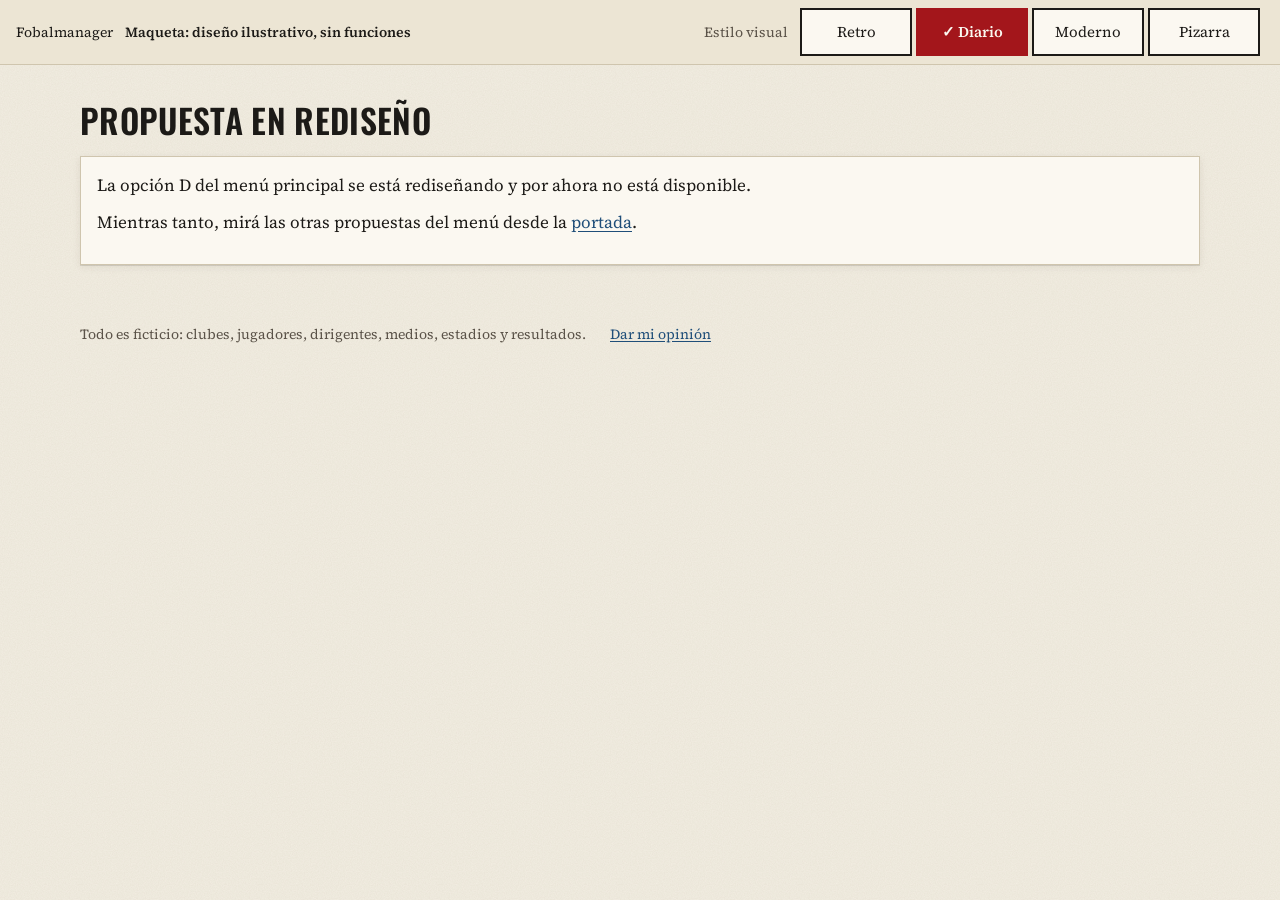
<file: menu-d.html>
<!doctype html>
<html lang="es-AR">
<head>
<meta charset="utf-8">
<meta name="viewport" content="width=device-width, initial-scale=1, viewport-fit=cover">
<title>Propuesta en rediseño · Fobalmanager (maqueta)</title>
<meta name="description" content="Maqueta visual de Fobalmanager, un manager de fútbol en el navegador. Diseño ilustrativo, sin funciones.">
<script>(function(){var T=["retro", "diario", "moderno", "pizarra"],F={"retro": "css/fuentes-retro.css", "diario": "css/fuentes-diario.css", "moderno": "css/fuentes-moderno.css", "pizarra": "css/fuentes-pizarra.css"},t=null;try{var q=new URLSearchParams(location.search).get("tema");if(T.indexOf(q)>=0){t=q;localStorage.setItem("fm-tema",q)}else{t=localStorage.getItem("fm-tema")}}catch(x){}if(T.indexOf(t)<0){t=T[Math.floor(Math.random()*T.length)];try{localStorage.setItem("fm-tema",t)}catch(x){}}document.documentElement.dataset.tema=t;var c={};try{if(localStorage.getItem("fm-invertir-club")==="1")document.documentElement.dataset.invertirClub=""}catch(x){}window.fmFuentes=function(k){if(c[k])return;c[k]=1;var l=document.createElement("link");l.rel="stylesheet";l.href=F[k];document.head.appendChild(l)};window.fmFuentes(t)})();</script>
<link rel="stylesheet" href="css/temas.css">
<link rel="stylesheet" href="css/base.css">
</head>
<body class="portada">
<!-- Íconos: Phosphor Icons (MIT), Copyright (c) 2023 Phosphor Icons. Ver LICENCIAS.md --><svg width="0" height="0" style="position:absolute" aria-hidden="true"></svg>
<div class="barra-maqueta"><p class="aviso"><span>Fobalmanager</span><strong>Maqueta: diseño ilustrativo, sin funciones</strong></p><fieldset class="selector-tema"><legend>Estilo visual</legend><label><input type="radio" name="tema" value="retro">Retro</label><label><input type="radio" name="tema" value="diario">Diario</label><label><input type="radio" name="tema" value="moderno">Moderno</label><label><input type="radio" name="tema" value="pizarra">Pizarra</label></fieldset></div>


<main id="contenido">
<h1 class="titulo-pantalla">Propuesta en rediseño</h1>
<section class="seccion"><p>La opción D del menú principal se está rediseñando y por ahora no está disponible.</p>
<p>Mientras tanto, mirá las otras propuestas del menú desde la <a href="index.html">portada</a>.</p></section>
</main>
<footer class="pie"><span>Todo es ficticio: clubes, jugadores, dirigentes, medios, estadios y resultados.</span><a href="#" data-opinion>Dar mi opinión</a></footer>
<div class="aviso-maqueta" id="estado-maqueta" role="status" aria-live="polite"></div>
<script src="js/maqueta.js" defer></script>
</body>
</html>
</file>
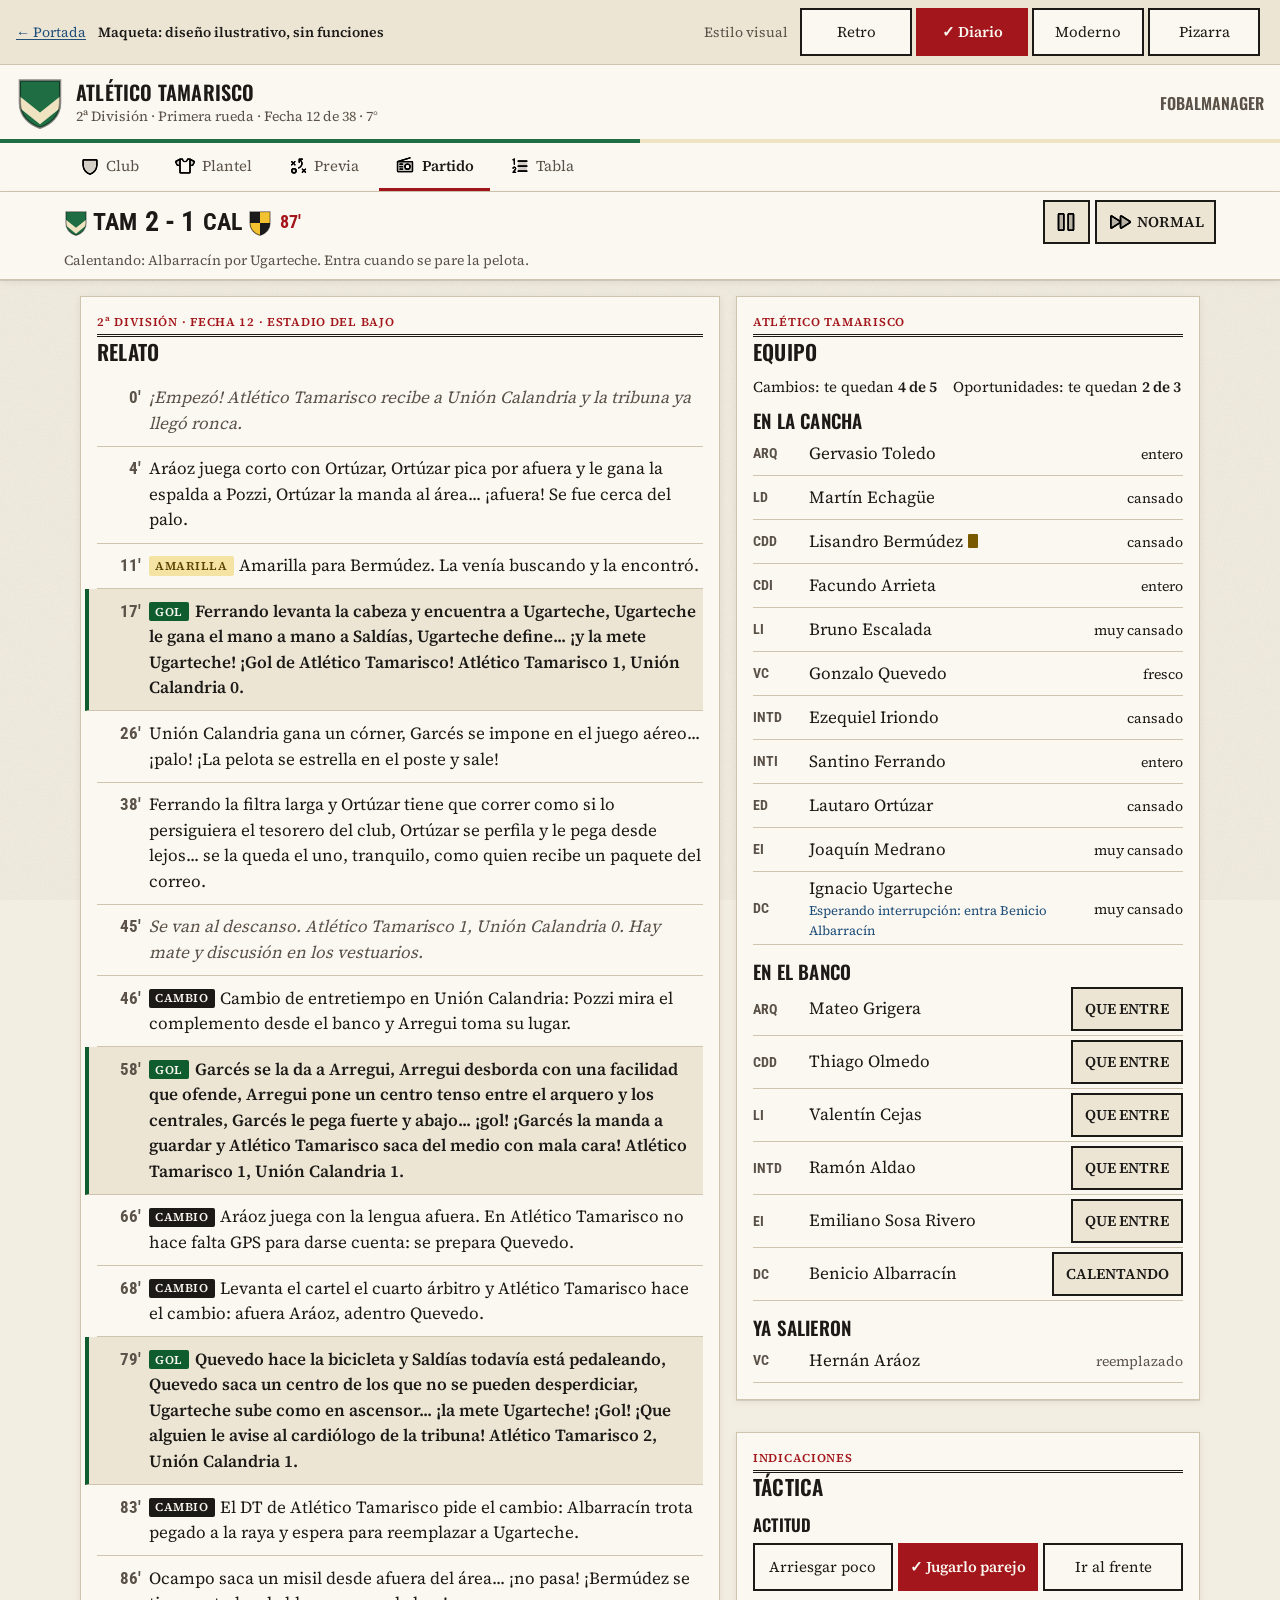
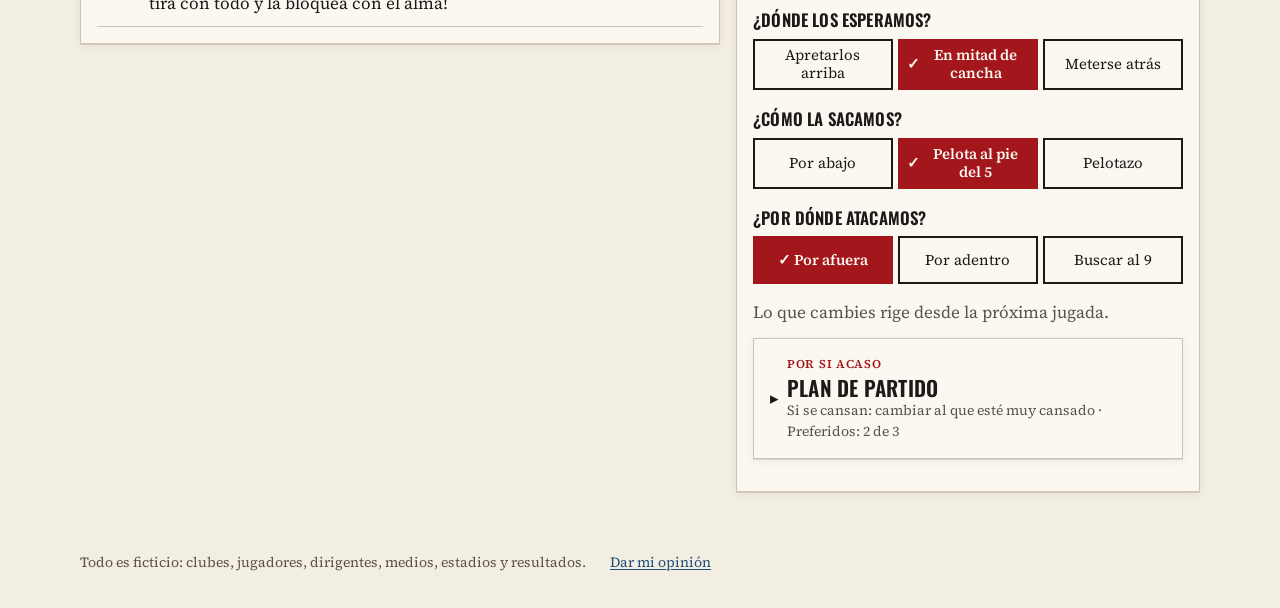
<file: partido.html>
<!doctype html>
<html lang="es-AR" style="--club-1:#1f6e43;--club-2:#efe3c2;--club-base:#1f6e43;--club-acento:#efe3c2">
<head>
<meta charset="utf-8">
<meta name="viewport" content="width=device-width, initial-scale=1, viewport-fit=cover">
<title>Partido en vivo · Fobalmanager (maqueta)</title>
<meta name="description" content="Maqueta visual de Fobalmanager, un manager de fútbol en el navegador. Diseño ilustrativo, sin funciones.">
<script>(function(){var T=["retro", "diario", "moderno", "pizarra"],F={"retro": "css/fuentes-retro.css", "diario": "css/fuentes-diario.css", "moderno": "css/fuentes-moderno.css", "pizarra": "css/fuentes-pizarra.css"},t=null;try{var q=new URLSearchParams(location.search).get("tema");if(T.indexOf(q)>=0){t=q;localStorage.setItem("fm-tema",q)}else{t=localStorage.getItem("fm-tema")}}catch(x){}if(T.indexOf(t)<0){t=T[Math.floor(Math.random()*T.length)];try{localStorage.setItem("fm-tema",t)}catch(x){}}document.documentElement.dataset.tema=t;var c={};try{if(localStorage.getItem("fm-invertir-club")==="1")document.documentElement.dataset.invertirClub=""}catch(x){}window.fmFuentes=function(k){if(c[k])return;c[k]=1;var l=document.createElement("link");l.rel="stylesheet";l.href=F[k];document.head.appendChild(l)};window.fmFuentes(t)})();</script>
<link rel="stylesheet" href="css/temas.css">
<link rel="stylesheet" href="css/base.css">
</head>
<body class="en-partido">
<!-- Íconos: Phosphor Icons (MIT), Copyright (c) 2023 Phosphor Icons. Ver LICENCIAS.md --><svg width="0" height="0" style="position:absolute" aria-hidden="true"><symbol id="ph-fast-forward-duotone" viewBox="0 0 256 256"><path d="M144,128a7.76,7.76,0,0,1-3.63,6.59L52.18,190.74A7.91,7.91,0,0,1,40,184.15V71.85a7.91,7.91,0,0,1,12.18-6.59l88.19,56.15A7.76,7.76,0,0,1,144,128Zm100.37-6.59L156.18,65.26A7.91,7.91,0,0,0,144,71.85v112.3a7.91,7.91,0,0,0,12.18,6.59l88.19-56.15A7.8,7.8,0,0,0,244.37,121.41Z" class="ic-fondo"/><path d="M248.67,114.66,160.48,58.5A15.91,15.91,0,0,0,136,71.84v37.3L56.48,58.5A15.91,15.91,0,0,0,32,71.84V184.16A15.92,15.92,0,0,0,56.48,197.5L136,146.86v37.3a15.92,15.92,0,0,0,24.48,13.34l88.19-56.16a15.8,15.8,0,0,0,0-26.68ZM48,183.94V72.07L135.82,128Zm104,0V72.07L239.82,128Z"/></symbol><symbol id="ph-fast-forward-light" viewBox="0 0 256 256"><path d="M247.59,116.35,159.41,60.18a14,14,0,0,0-14.22-.46A13.83,13.83,0,0,0,138,71.84v41L55.41,60.18a14,14,0,0,0-14.22-.46A13.83,13.83,0,0,0,34,71.84V184.16a13.83,13.83,0,0,0,7.19,12.12,14,14,0,0,0,14.22-.46L138,143.21v40.95a13.83,13.83,0,0,0,7.19,12.12,14,14,0,0,0,14.22-.46l88.18-56.17a13.79,13.79,0,0,0,0-23.3ZM137.15,129.53,49,185.69a1.9,1.9,0,0,1-2,.06,1.73,1.73,0,0,1-1-1.59V71.84a1.73,1.73,0,0,1,1-1.59,2,2,0,0,1,1-.26,1.87,1.87,0,0,1,1,.32l88.19,56.16a1.8,1.8,0,0,1,0,3.06Zm104,0L153,185.69a1.9,1.9,0,0,1-2,.06,1.73,1.73,0,0,1-1-1.59V71.84a1.73,1.73,0,0,1,1-1.59,2,2,0,0,1,1-.26,1.87,1.87,0,0,1,1,.32l88.19,56.16a1.8,1.8,0,0,1,0,3.06Z"/></symbol><symbol id="ph-fast-forward-regular" viewBox="0 0 256 256"><path d="M248.67,114.66,160.48,58.5A15.91,15.91,0,0,0,136,71.84v37.3L56.48,58.5A15.91,15.91,0,0,0,32,71.84V184.16A15.92,15.92,0,0,0,56.48,197.5L136,146.86v37.3a15.92,15.92,0,0,0,24.48,13.34l88.19-56.16a15.8,15.8,0,0,0,0-26.68ZM48,183.94V72.07L135.82,128Zm104,0V72.07L239.82,128Z"/></symbol><symbol id="ph-list-numbers-duotone" viewBox="0 0 256 256"><path d="M216,64V192H104V64Z" class="ic-fondo"/><path d="M224,128a8,8,0,0,1-8,8H104a8,8,0,0,1,0-16H216A8,8,0,0,1,224,128ZM104,72H216a8,8,0,0,0,0-16H104a8,8,0,0,0,0,16ZM216,184H104a8,8,0,0,0,0,16H216a8,8,0,0,0,0-16ZM43.58,55.16,48,52.94V104a8,8,0,0,0,16,0V40a8,8,0,0,0-11.58-7.16l-16,8a8,8,0,0,0,7.16,14.32ZM79.77,156.72a23.73,23.73,0,0,0-9.6-15.95,24.86,24.86,0,0,0-34.11,4.7,23.63,23.63,0,0,0-3.57,6.46,8,8,0,1,0,15,5.47,7.84,7.84,0,0,1,1.18-2.13,8.76,8.76,0,0,1,12-1.59A7.91,7.91,0,0,1,63.93,159a7.64,7.64,0,0,1-1.57,5.78,1,1,0,0,0-.08.11L33.59,203.21A8,8,0,0,0,40,216H72a8,8,0,0,0,0-16H56l19.08-25.53A23.47,23.47,0,0,0,79.77,156.72Z"/></symbol><symbol id="ph-list-numbers-light" viewBox="0 0 256 256"><path d="M222,128a6,6,0,0,1-6,6H104a6,6,0,0,1,0-12H216A6,6,0,0,1,222,128ZM104,70H216a6,6,0,0,0,0-12H104a6,6,0,0,0,0,12ZM216,186H104a6,6,0,0,0,0,12H216a6,6,0,0,0,0-12ZM42.68,53.37,50,49.71V104a6,6,0,0,0,12,0V40a6,6,0,0,0-8.68-5.37l-16,8a6,6,0,0,0,5.36,10.74ZM72,202H52l21.48-28.74A21.5,21.5,0,0,0,77.79,157,21.75,21.75,0,0,0,69,142.38a22.86,22.86,0,0,0-31.35,4.31,22.18,22.18,0,0,0-3.28,5.92,6,6,0,0,0,11.28,4.11,9.87,9.87,0,0,1,1.48-2.67,10.78,10.78,0,0,1,14.78-2,9.89,9.89,0,0,1,4,6.61,9.64,9.64,0,0,1-2,7.28l-.06.09L35.2,204.41A6,6,0,0,0,40,214H72a6,6,0,0,0,0-12Z"/></symbol><symbol id="ph-list-numbers-regular" viewBox="0 0 256 256"><path d="M224,128a8,8,0,0,1-8,8H104a8,8,0,0,1,0-16H216A8,8,0,0,1,224,128ZM104,72H216a8,8,0,0,0,0-16H104a8,8,0,0,0,0,16ZM216,184H104a8,8,0,0,0,0,16H216a8,8,0,0,0,0-16ZM43.58,55.16,48,52.94V104a8,8,0,0,0,16,0V40a8,8,0,0,0-11.58-7.16l-16,8a8,8,0,0,0,7.16,14.32ZM79.77,156.72a23.73,23.73,0,0,0-9.6-15.95,24.86,24.86,0,0,0-34.11,4.7,23.63,23.63,0,0,0-3.57,6.46,8,8,0,1,0,15,5.47,7.84,7.84,0,0,1,1.18-2.13,8.76,8.76,0,0,1,12-1.59A7.91,7.91,0,0,1,63.93,159a7.64,7.64,0,0,1-1.57,5.78,1,1,0,0,0-.08.11L33.59,203.21A8,8,0,0,0,40,216H72a8,8,0,0,0,0-16H56l19.08-25.53A23.47,23.47,0,0,0,79.77,156.72Z"/></symbol><symbol id="ph-pause-duotone" viewBox="0 0 256 256"><path d="M208,48V208a8,8,0,0,1-8,8H160a8,8,0,0,1-8-8V48a8,8,0,0,1,8-8h40A8,8,0,0,1,208,48ZM96,40H56a8,8,0,0,0-8,8V208a8,8,0,0,0,8,8H96a8,8,0,0,0,8-8V48A8,8,0,0,0,96,40Z" class="ic-fondo"/><path d="M200,32H160a16,16,0,0,0-16,16V208a16,16,0,0,0,16,16h40a16,16,0,0,0,16-16V48A16,16,0,0,0,200,32Zm0,176H160V48h40ZM96,32H56A16,16,0,0,0,40,48V208a16,16,0,0,0,16,16H96a16,16,0,0,0,16-16V48A16,16,0,0,0,96,32Zm0,176H56V48H96Z"/></symbol><symbol id="ph-pause-light" viewBox="0 0 256 256"><path d="M200,34H160a14,14,0,0,0-14,14V208a14,14,0,0,0,14,14h40a14,14,0,0,0,14-14V48A14,14,0,0,0,200,34Zm2,174a2,2,0,0,1-2,2H160a2,2,0,0,1-2-2V48a2,2,0,0,1,2-2h40a2,2,0,0,1,2,2ZM96,34H56A14,14,0,0,0,42,48V208a14,14,0,0,0,14,14H96a14,14,0,0,0,14-14V48A14,14,0,0,0,96,34Zm2,174a2,2,0,0,1-2,2H56a2,2,0,0,1-2-2V48a2,2,0,0,1,2-2H96a2,2,0,0,1,2,2Z"/></symbol><symbol id="ph-pause-regular" viewBox="0 0 256 256"><path d="M200,32H160a16,16,0,0,0-16,16V208a16,16,0,0,0,16,16h40a16,16,0,0,0,16-16V48A16,16,0,0,0,200,32Zm0,176H160V48h40ZM96,32H56A16,16,0,0,0,40,48V208a16,16,0,0,0,16,16H96a16,16,0,0,0,16-16V48A16,16,0,0,0,96,32Zm0,176H56V48H96Z"/></symbol><symbol id="ph-radio-duotone" viewBox="0 0 256 256"><path d="M216,72H32V192a8,8,0,0,0,8,8H216a8,8,0,0,0,8-8V80A8,8,0,0,0,216,72Zm-56,96a32,32,0,1,1,32-32A32,32,0,0,1,160,168Z" class="ic-fondo"/><path d="M104,168a8,8,0,0,1-8,8H64a8,8,0,0,1,0-16H96A8,8,0,0,1,104,168Zm-8-40H64a8,8,0,0,0,0,16H96a8,8,0,0,0,0-16Zm0-32H64a8,8,0,0,0,0,16H96a8,8,0,0,0,0-16ZM232,80V192a16,16,0,0,1-16,16H40a16,16,0,0,1-16-16V72a8,8,0,0,1,5.7-7.66l160-48a8,8,0,0,1,4.6,15.33L86.51,64H216A16,16,0,0,1,232,80ZM216,192V80H40V192H216Zm-16-56a40,40,0,1,1-40-40A40,40,0,0,1,200,136Zm-16,0a24,24,0,1,0-24,24A24,24,0,0,0,184,136Z"/></symbol><symbol id="ph-radio-light" viewBox="0 0 256 256"><path d="M102,104a6,6,0,0,1-6,6H64a6,6,0,0,1,0-12H96A6,6,0,0,1,102,104Zm-6,26H64a6,6,0,0,0,0,12H96a6,6,0,0,0,0-12Zm0,32H64a6,6,0,0,0,0,12H96a6,6,0,0,0,0-12ZM230,80V192a14,14,0,0,1-14,14H40a14,14,0,0,1-14-14V72a6,6,0,0,1,4.28-5.75l160-48a6,6,0,0,1,3.44,11.5L72.88,66H216A14,14,0,0,1,230,80Zm-12,0a2,2,0,0,0-2-2H38V192a2,2,0,0,0,2,2H216a2,2,0,0,0,2-2Zm-20,56a38,38,0,1,1-38-38A38,38,0,0,1,198,136Zm-12,0a26,26,0,1,0-26,26A26,26,0,0,0,186,136Z"/></symbol><symbol id="ph-radio-regular" viewBox="0 0 256 256"><path d="M104,168a8,8,0,0,1-8,8H64a8,8,0,0,1,0-16H96A8,8,0,0,1,104,168Zm-8-40H64a8,8,0,0,0,0,16H96a8,8,0,0,0,0-16Zm0-32H64a8,8,0,0,0,0,16H96a8,8,0,0,0,0-16ZM232,80V192a16,16,0,0,1-16,16H40a16,16,0,0,1-16-16V72a8,8,0,0,1,5.7-7.66l160-48a8,8,0,0,1,4.6,15.33L86.51,64H216A16,16,0,0,1,232,80ZM216,192V80H40V192H216Zm-16-56a40,40,0,1,1-40-40A40,40,0,0,1,200,136Zm-16,0a24,24,0,1,0-24,24A24,24,0,0,0,184,136Z"/></symbol><symbol id="ph-shield-duotone" viewBox="0 0 256 256"><path d="M216,56v56c0,96-88,120-88,120S40,208,40,112V56a8,8,0,0,1,8-8H208A8,8,0,0,1,216,56Z" class="ic-fondo"/><path d="M208,40H48A16,16,0,0,0,32,56v56c0,52.72,25.52,84.67,46.93,102.19,23.06,18.86,46,25.27,47,25.53a8,8,0,0,0,4.2,0c1-.26,23.91-6.67,47-25.53C198.48,196.67,224,164.72,224,112V56A16,16,0,0,0,208,40Zm0,72c0,37.07-13.66,67.16-40.6,89.42A129.3,129.3,0,0,1,128,223.62a128.25,128.25,0,0,1-38.92-21.81C61.82,179.51,48,149.3,48,112l0-56,160,0Z"/></symbol><symbol id="ph-shield-light" viewBox="0 0 256 256"><path d="M208,42H48A14,14,0,0,0,34,56v56c0,51.94,25.12,83.4,46.2,100.64,22.73,18.6,45.27,24.89,46.22,25.15a6,6,0,0,0,3.16,0c.95-.26,23.49-6.55,46.22-25.15C196.88,195.4,222,163.94,222,112V56A14,14,0,0,0,208,42Zm2,70c0,37.76-13.94,68.39-41.44,91.06A131.17,131.17,0,0,1,128,225.72a130.94,130.94,0,0,1-40.56-22.66C59.94,180.39,46,149.76,46,112V56a2,2,0,0,1,2-2H208a2,2,0,0,1,2,2Z"/></symbol><symbol id="ph-shield-regular" viewBox="0 0 256 256"><path d="M208,40H48A16,16,0,0,0,32,56v56c0,52.72,25.52,84.67,46.93,102.19,23.06,18.86,46,25.27,47,25.53a8,8,0,0,0,4.2,0c1-.26,23.91-6.67,47-25.53C198.48,196.67,224,164.72,224,112V56A16,16,0,0,0,208,40Zm0,72c0,37.07-13.66,67.16-40.6,89.42A129.3,129.3,0,0,1,128,223.62a128.25,128.25,0,0,1-38.92-21.81C61.82,179.51,48,149.3,48,112l0-56,160,0Z"/></symbol><symbol id="ph-strategy-duotone" viewBox="0 0 256 256"><path d="M104,188a28,28,0,1,1-28-28A28,28,0,0,1,104,188Z" class="ic-fondo"/><path d="M76,152a36,36,0,1,0,36,36A36,36,0,0,0,76,152Zm0,56a20,20,0,1,1,20-20A20,20,0,0,1,76,208ZM42.34,106.34,56.69,92,42.34,77.66A8,8,0,0,1,53.66,66.34L68,80.69,82.34,66.34A8,8,0,0,1,93.66,77.66L79.31,92l14.35,14.34a8,8,0,0,1-11.32,11.32L68,103.31,53.66,117.66a8,8,0,0,1-11.32-11.32Zm187.32,96a8,8,0,0,1-11.32,11.32L204,199.31l-14.34,14.35a8,8,0,0,1-11.32-11.32L192.69,188l-14.35-14.34a8,8,0,0,1,11.32-11.32L204,176.69l14.34-14.35a8,8,0,0,1,11.32,11.32L215.31,188Zm-45.19-89.51c-6.18,22.33-25.32,41.63-46.53,46.93A8.13,8.13,0,0,1,136,160a8,8,0,0,1-1.93-15.76c15.63-3.91,30.35-18.91,35-35.68,3.19-11.5,3.22-29-14.71-46.9L152,59.31V80a8,8,0,0,1-16,0V40a8,8,0,0,1,8-8h40a8,8,0,0,1,0,16H163.31l2.35,2.34C183.9,68.59,190.58,90.78,184.47,112.83Z"/></symbol><symbol id="ph-strategy-light" viewBox="0 0 256 256"><path d="M76,154a34,34,0,1,0,34,34A34,34,0,0,0,76,154Zm0,56a22,22,0,1,1,22-22A22,22,0,0,1,76,210ZM43.76,107.76,59.52,92,43.76,76.24a6,6,0,0,1,8.48-8.48L68,83.52,83.76,67.76a6,6,0,0,1,8.48,8.48L76.48,92l15.76,15.76a6,6,0,1,1-8.48,8.48L68,100.48,52.24,116.24a6,6,0,0,1-8.48-8.48Zm184.48,96a6,6,0,1,1-8.48,8.48L204,196.48l-15.76,15.76a6,6,0,0,1-8.48-8.48L195.52,188l-15.76-15.76a6,6,0,0,1,8.48-8.48L204,179.52l15.76-15.76a6,6,0,0,1,8.48,8.48L212.48,188ZM182.55,112.3c-6,21.66-24.55,40.38-45.09,45.52A6.14,6.14,0,0,1,136,158a6,6,0,0,1-1.46-11.82c16.29-4.07,31.62-19.67,36.44-37.09,3.33-12,3.39-30.24-15.22-48.85L150,54.48V80a6,6,0,0,1-12,0V40a6,6,0,0,1,6-6h40a6,6,0,0,1,0,12H158.48l5.76,5.76C182,69.47,188.45,91,182.55,112.3Z"/></symbol><symbol id="ph-strategy-regular" viewBox="0 0 256 256"><path d="M76,152a36,36,0,1,0,36,36A36,36,0,0,0,76,152Zm0,56a20,20,0,1,1,20-20A20,20,0,0,1,76,208ZM42.34,106.34,56.69,92,42.34,77.66A8,8,0,0,1,53.66,66.34L68,80.69,82.34,66.34A8,8,0,0,1,93.66,77.66L79.31,92l14.35,14.34a8,8,0,0,1-11.32,11.32L68,103.31,53.66,117.66a8,8,0,0,1-11.32-11.32Zm187.32,96a8,8,0,0,1-11.32,11.32L204,199.31l-14.34,14.35a8,8,0,0,1-11.32-11.32L192.69,188l-14.35-14.34a8,8,0,0,1,11.32-11.32L204,176.69l14.34-14.35a8,8,0,0,1,11.32,11.32L215.31,188Zm-45.19-89.51c-6.18,22.33-25.32,41.63-46.53,46.93A8.13,8.13,0,0,1,136,160a8,8,0,0,1-1.93-15.76c15.63-3.91,30.35-18.91,35-35.68,3.19-11.5,3.22-29-14.71-46.9L152,59.31V80a8,8,0,0,1-16,0V40a8,8,0,0,1,8-8h40a8,8,0,0,1,0,16H163.31l2.35,2.34C183.9,68.59,190.58,90.78,184.47,112.83Z"/></symbol><symbol id="ph-t-shirt-duotone" viewBox="0 0 256 256"><path d="M247.11,78.77l-19.27,36.81a8.44,8.44,0,0,1-7.5,4.42H192V40l51.78,28.25A7.81,7.81,0,0,1,247.11,78.77Zm-238.22,0,19.27,36.81a8.44,8.44,0,0,0,7.5,4.42H64V40L12.22,68.25A7.81,7.81,0,0,0,8.89,78.77Z" class="ic-fondo"/><path d="M247.59,61.22,195.83,33A8,8,0,0,0,192,32H160a8,8,0,0,0-8,8,24,24,0,0,1-48,0,8,8,0,0,0-8-8H64a8,8,0,0,0-3.84,1L8.41,61.22A15.76,15.76,0,0,0,1.82,82.48l19.27,36.81A16.37,16.37,0,0,0,35.67,128H56v80a16,16,0,0,0,16,16H184a16,16,0,0,0,16-16V128h20.34a16.37,16.37,0,0,0,14.58-8.71l19.27-36.81A15.76,15.76,0,0,0,247.59,61.22ZM35.67,112a.62.62,0,0,1-.41-.13L16.09,75.26,56,53.48V112ZM184,208H72V48h16.8a40,40,0,0,0,78.38,0H184Zm36.75-96.14a.55.55,0,0,1-.41.14H200V53.48l39.92,21.78Z"/></symbol><symbol id="ph-t-shirt-light" viewBox="0 0 256 256"><path d="M246.64,63,194.87,34.74A5.93,5.93,0,0,0,192,34H160a6,6,0,0,0-6,6,26,26,0,0,1-52,0,6,6,0,0,0-6-6H64a5.93,5.93,0,0,0-2.88.74L9.36,63A13.77,13.77,0,0,0,3.58,81.55l19.28,36.81A14.38,14.38,0,0,0,35.67,126H58v82a14,14,0,0,0,14,14H184a14,14,0,0,0,14-14V126h22.34a14.38,14.38,0,0,0,12.81-7.64l19.28-36.81A13.77,13.77,0,0,0,246.64,63Zm-211,51a2.42,2.42,0,0,1-2.18-1.21L14.21,76a1.82,1.82,0,0,1,.9-2.47L58,50.11V114ZM186,208a2,2,0,0,1-2,2H72a2,2,0,0,1-2-2V46H90.48a38,38,0,0,0,75,0H186Zm55.8-132-19.28,36.8a2.42,2.42,0,0,1-2.18,1.21H198V50.11l42.9,23.4A1.83,1.83,0,0,1,241.79,76Z"/></symbol><symbol id="ph-t-shirt-regular" viewBox="0 0 256 256"><path d="M247.59,61.22,195.83,33A8,8,0,0,0,192,32H160a8,8,0,0,0-8,8,24,24,0,0,1-48,0,8,8,0,0,0-8-8H64a8,8,0,0,0-3.84,1L8.41,61.22A15.76,15.76,0,0,0,1.82,82.48l19.27,36.81A16.37,16.37,0,0,0,35.67,128H56v80a16,16,0,0,0,16,16H184a16,16,0,0,0,16-16V128h20.34a16.37,16.37,0,0,0,14.58-8.71l19.27-36.81A15.76,15.76,0,0,0,247.59,61.22ZM35.67,112a.62.62,0,0,1-.41-.13L16.09,75.26,56,53.48V112ZM184,208H72V48h16.8a40,40,0,0,0,78.38,0H184Zm36.75-96.14a.55.55,0,0,1-.41.14H200V53.48l39.92,21.78Z"/></symbol></svg>
<div class="barra-maqueta"><p class="aviso"><a href="index.html">← Portada</a><strong>Maqueta: diseño ilustrativo, sin funciones</strong></p><fieldset class="selector-tema"><legend>Estilo visual</legend><label><input type="radio" name="tema" value="retro">Retro</label><label><input type="radio" name="tema" value="diario">Diario</label><label><input type="radio" name="tema" value="moderno">Moderno</label><label><input type="radio" name="tema" value="pizarra">Pizarra</label><label class="invertir-club"><input type="checkbox" name="invertir-club">Invertir colores del club</label></fieldset></div>
<header class="club" style="--club-1:#1f6e43;--club-2:#efe3c2"><svg class="escudo" viewBox="0 0 40 46" role="img" aria-label="Escudo de Atlético Tamarisco"><clipPath id="e20"><path d="M3 3h34v19c0 11-8 18-17 21C11 40 3 33 3 22z"/></clipPath><g clip-path="url(#e20)"><rect width="40" height="46" fill="#1f6e43"/><path d="M0 14 20 30 40 14v10L20 40 0 24z" fill="#efe3c2"/></g><path d="M3 3h34v19c0 11-8 18-17 21C11 40 3 33 3 22z" fill="none" stroke="#000" stroke-opacity=".45" stroke-width="2"/></svg><div><p class="nombre">Atlético Tamarisco</p><p class="contexto"><span class="nw">2ª División ·</span> <span class="nw">Primera rueda ·</span> <span class="nw">Fecha 12 de 38 ·</span> <span class="nw">7°</span></p></div><a class="marca" href="index.html">Fobalmanager</a></header><nav class="pantallas" aria-label="Pantallas de la maqueta"><ul><li><a href="club.html"><svg class="icono" viewBox="0 0 256 256" aria-hidden="true" focusable="false"><use class="ic-duotone" href="#ph-shield-duotone"/><use class="ic-light" href="#ph-shield-light"/><use class="ic-regular" href="#ph-shield-regular"/></svg><span>Club</span></a></li><li><a href="plantel.html"><svg class="icono" viewBox="0 0 256 256" aria-hidden="true" focusable="false"><use class="ic-duotone" href="#ph-t-shirt-duotone"/><use class="ic-light" href="#ph-t-shirt-light"/><use class="ic-regular" href="#ph-t-shirt-regular"/></svg><span>Plantel</span></a></li><li><a href="previa.html"><svg class="icono" viewBox="0 0 256 256" aria-hidden="true" focusable="false"><use class="ic-duotone" href="#ph-strategy-duotone"/><use class="ic-light" href="#ph-strategy-light"/><use class="ic-regular" href="#ph-strategy-regular"/></svg><span>Previa</span></a></li><li><a href="partido.html" aria-current="page"><svg class="icono" viewBox="0 0 256 256" aria-hidden="true" focusable="false"><use class="ic-duotone" href="#ph-radio-duotone"/><use class="ic-light" href="#ph-radio-light"/><use class="ic-regular" href="#ph-radio-regular"/></svg><span>Partido</span></a></li><li><a href="tabla.html"><svg class="icono" viewBox="0 0 256 256" aria-hidden="true" focusable="false"><use class="ic-duotone" href="#ph-list-numbers-duotone"/><use class="ic-light" href="#ph-list-numbers-light"/><use class="ic-regular" href="#ph-list-numbers-regular"/></svg><span>Tabla</span></a></li></ul></nav>
<div class="marcador">
<div class="fila"><div class="resultado" aria-label="Atlético Tamarisco 2, Unión Calandria 1, minuto 87">
<span aria-hidden="true"><svg class="escudo-chico" viewBox="0 0 40 46" role="img" aria-label="Escudo de Atlético Tamarisco"><clipPath id="e18"><path d="M3 3h34v19c0 11-8 18-17 21C11 40 3 33 3 22z"/></clipPath><g clip-path="url(#e18)"><rect width="40" height="46" fill="#1f6e43"/><path d="M0 14 20 30 40 14v10L20 40 0 24z" fill="#efe3c2"/></g><path d="M3 3h34v19c0 11-8 18-17 21C11 40 3 33 3 22z" fill="none" stroke="#000" stroke-opacity=".45" stroke-width="2"/></svg> TAM</span><span class="goles" aria-hidden="true">2 - 1</span><span aria-hidden="true">CAL <svg class="escudo-chico" viewBox="0 0 40 46" role="img" aria-label="Escudo de Unión Calandria"><clipPath id="e19"><path d="M3 3h34v19c0 11-8 18-17 21C11 40 3 33 3 22z"/></clipPath><g clip-path="url(#e19)"><rect width="40" height="46" fill="#1b1b1b"/><path d="M20 0h20v22H20zM0 22h20v24H0z" fill="#f2c230"/></g><path d="M3 3h34v19c0 11-8 18-17 21C11 40 3 33 3 22z" fill="none" stroke="#000" stroke-opacity=".45" stroke-width="2"/></svg></span></div>
<span class="minuto" aria-hidden="true">87'</span>
<div class="controles"><a class="boton chico" href="#" data-maqueta aria-disabled="true"><svg class="icono" viewBox="0 0 256 256" aria-hidden="true" focusable="false"><use class="ic-duotone" href="#ph-pause-duotone"/><use class="ic-light" href="#ph-pause-light"/><use class="ic-regular" href="#ph-pause-regular"/></svg><span class="sr">Pausa</span></a>
<a class="boton chico" href="#" data-maqueta aria-disabled="true"><svg class="icono" viewBox="0 0 256 256" aria-hidden="true" focusable="false"><use class="ic-duotone" href="#ph-fast-forward-duotone"/><use class="ic-light" href="#ph-fast-forward-light"/><use class="ic-regular" href="#ph-fast-forward-regular"/></svg>normal</a></div></div>
<p class="calentando">Calentando: Albarracín por Ugarteche. Entra cuando se pare la pelota.</p></div>
<main id="contenido">
<h1 class="sr">Partido en vivo</h1>
<div class="vivo">
<section class="seccion panel panel-relato" id="p-relato" role="tabpanel" aria-labelledby="t-relato"><header><span class="volanta">2ª División · Fecha 12 · Estadio del Bajo</span><h2>Relato</h2></header>
<ol class="relato" role="log" aria-label="Relato del partido"><li class="tiempo"><span class="min">0'</span><p>¡Empezó! Atlético Tamarisco recibe a Unión Calandria y la tribuna ya llegó ronca.</p></li><li class="jugada"><span class="min">4'</span><p>Aráoz juega corto con Ortúzar, Ortúzar pica por afuera y le gana la espalda a Pozzi, Ortúzar la manda al área... ¡afuera! Se fue cerca del palo.</p></li><li class="tarjeta"><span class="min">11'</span><p><span class="etiqueta amarilla">AMARILLA</span>Amarilla para Bermúdez. La venía buscando y la encontró.</p></li><li class="gol"><span class="min">17'</span><p><span class="etiqueta gol">GOL</span>Ferrando levanta la cabeza y encuentra a Ugarteche, Ugarteche le gana el mano a mano a Saldías, Ugarteche define... ¡y la mete Ugarteche! ¡Gol de Atlético Tamarisco! Atlético Tamarisco 1, Unión Calandria 0.</p></li><li class="jugada"><span class="min">26'</span><p>Unión Calandria gana un córner, Garcés se impone en el juego aéreo... ¡palo! ¡La pelota se estrella en el poste y sale!</p></li><li class="jugada"><span class="min">38'</span><p>Ferrando la filtra larga y Ortúzar tiene que correr como si lo persiguiera el tesorero del club, Ortúzar se perfila y le pega desde lejos... se la queda el uno, tranquilo, como quien recibe un paquete del correo.</p></li><li class="tiempo"><span class="min">45'</span><p>Se van al descanso. Atlético Tamarisco 1, Unión Calandria 0. Hay mate y discusión en los vestuarios.</p></li><li class="cambio"><span class="min">46'</span><p><span class="etiqueta ">CAMBIO</span>Cambio de entretiempo en Unión Calandria: Pozzi mira el complemento desde el banco y Arregui toma su lugar.</p></li><li class="gol"><span class="min">58'</span><p><span class="etiqueta gol">GOL</span>Garcés se la da a Arregui, Arregui desborda con una facilidad que ofende, Arregui pone un centro tenso entre el arquero y los centrales, Garcés le pega fuerte y abajo... ¡gol! ¡Garcés la manda a guardar y Atlético Tamarisco saca del medio con mala cara! Atlético Tamarisco 1, Unión Calandria 1.</p></li><li class="cambio"><span class="min">66'</span><p><span class="etiqueta ">CAMBIO</span>Aráoz juega con la lengua afuera. En Atlético Tamarisco no hace falta GPS para darse cuenta: se prepara Quevedo.</p></li><li class="cambio"><span class="min">68'</span><p><span class="etiqueta ">CAMBIO</span>Levanta el cartel el cuarto árbitro y Atlético Tamarisco hace el cambio: afuera Aráoz, adentro Quevedo.</p></li><li class="gol"><span class="min">79'</span><p><span class="etiqueta gol">GOL</span>Quevedo hace la bicicleta y Saldías todavía está pedaleando, Quevedo saca un centro de los que no se pueden desperdiciar, Ugarteche sube como en ascensor... ¡la mete Ugarteche! ¡Gol! ¡Que alguien le avise al cardiólogo de la tribuna! Atlético Tamarisco 2, Unión Calandria 1.</p></li><li class="cambio"><span class="min">83'</span><p><span class="etiqueta ">CAMBIO</span>El DT de Atlético Tamarisco pide el cambio: Albarracín trota pegado a la raya y espera para reemplazar a Ugarteche.</p></li><li class="jugada"><span class="min">86'</span><p>Ocampo saca un misil desde afuera del área... ¡no pasa! ¡Bermúdez se tira con todo y la bloquea con el alma!</p></li></ol></section>
<section class="seccion panel" id="p-equipo" role="tabpanel" aria-labelledby="t-equipo" hidden><header><span class="volanta">Atlético Tamarisco</span><h2>Equipo</h2></header><div class="contadores"><span>Cambios: te quedan <b>4 de 5</b></span><span>Oportunidades: te quedan <b>2 de 3</b></span></div>
<h3>En la cancha</h3><ul class="lista-jugadores"><li><span class="sigla">ARQ</span><span>Gervasio Toledo</span><span class="estado">entero</span></li><li><span class="sigla">LD</span><span>Martín Echagüe</span><span class="estado">cansado</span></li><li><span class="sigla">CDD</span><span>Lisandro Bermúdez<span class="tarjeta-mini" role="img" aria-label="amarilla"></span></span><span class="estado">cansado</span></li><li><span class="sigla">CDI</span><span>Facundo Arrieta</span><span class="estado">entero</span></li><li><span class="sigla">LI</span><span>Bruno Escalada</span><span class="estado">muy cansado</span></li><li><span class="sigla">VC</span><span>Gonzalo Quevedo</span><span class="estado">fresco</span></li><li><span class="sigla">INTD</span><span>Ezequiel Iriondo</span><span class="estado">cansado</span></li><li><span class="sigla">INTI</span><span>Santino Ferrando</span><span class="estado">entero</span></li><li><span class="sigla">ED</span><span>Lautaro Ortúzar</span><span class="estado">cansado</span></li><li><span class="sigla">EI</span><span>Joaquín Medrano</span><span class="estado">muy cansado</span></li><li><span class="sigla">DC</span><span>Ignacio Ugarteche<span class="esperando">Esperando interrupción: entra Benicio Albarracín</span></span><span class="estado">muy cansado</span></li></ul>
<h3 style="margin-top:1rem">En el banco</h3><ul class="lista-jugadores"><li><span class="sigla">ARQ</span><span>Mateo Grigera</span><a class="boton chico" href="#" data-maqueta aria-disabled="true">Que entre</a></li><li><span class="sigla">CDD</span><span>Thiago Olmedo</span><a class="boton chico" href="#" data-maqueta aria-disabled="true">Que entre</a></li><li><span class="sigla">LI</span><span>Valentín Cejas</span><a class="boton chico" href="#" data-maqueta aria-disabled="true">Que entre</a></li><li><span class="sigla">INTD</span><span>Ramón Aldao</span><a class="boton chico" href="#" data-maqueta aria-disabled="true">Que entre</a></li><li><span class="sigla">EI</span><span>Emiliano Sosa Rivero</span><a class="boton chico" href="#" data-maqueta aria-disabled="true">Que entre</a></li><li><span class="sigla">DC</span><span>Benicio Albarracín</span><a class="boton chico" href="#" data-maqueta aria-disabled="true">Calentando</a></li></ul>
<h3 style="margin-top:1rem">Ya salieron</h3><ul class="lista-jugadores"><li><span class="sigla">VC</span><span>Hernán Aráoz</span><span class="estado suave">reemplazado</span></li></ul></section>
<section class="seccion panel" id="p-tactica" role="tabpanel" aria-labelledby="t-tactica" hidden><header><span class="volanta">Indicaciones</span><h2>Táctica</h2></header><fieldset class="opciones"><legend>Actitud</legend><div class="lista"><label class="opcion"><input type="radio" name="vivo-actitud" value="arriesgar_poco"><span>Arriesgar poco</span></label><label class="opcion"><input type="radio" name="vivo-actitud" value="jugarlo_parejo" checked><span>Jugarlo parejo</span></label><label class="opcion"><input type="radio" name="vivo-actitud" value="ir_al_frente"><span>Ir al frente</span></label></div></fieldset><fieldset class="opciones"><legend>¿Dónde los esperamos?</legend><div class="lista"><label class="opcion"><input type="radio" name="vivo-donde" value="arriba"><span>Apretarlos arriba</span></label><label class="opcion"><input type="radio" name="vivo-donde" value="mitad" checked><span>En mitad de cancha</span></label><label class="opcion"><input type="radio" name="vivo-donde" value="atras"><span>Meterse atrás</span></label></div></fieldset><fieldset class="opciones"><legend>¿Cómo la sacamos?</legend><div class="lista"><label class="opcion"><input type="radio" name="vivo-salida" value="abajo"><span>Por abajo</span></label><label class="opcion"><input type="radio" name="vivo-salida" value="al5" checked><span>Pelota al pie del 5</span></label><label class="opcion"><input type="radio" name="vivo-salida" value="pelotazo"><span>Pelotazo</span></label></div></fieldset><fieldset class="opciones"><legend>¿Por dónde atacamos?</legend><div class="lista"><label class="opcion"><input type="radio" name="vivo-ataque" value="afuera" checked><span>Por afuera</span></label><label class="opcion"><input type="radio" name="vivo-ataque" value="adentro"><span>Por adentro</span></label><label class="opcion"><input type="radio" name="vivo-ataque" value="al9"><span>Buscar al 9</span></label></div></fieldset><p class="suave">Lo que cambies rige desde la próxima jugada.</p><details class="plan seccion">
<summary><span><span class="volanta">Por si acaso</span><h2>Plan de partido</h2><span class="resumen-plan">Si se cansan: cambiar al que esté muy cansado · Preferidos: 2 de 3</span></span></summary>
<div class="grilla" style="gap:.75rem">
<div class="fila-select"><label for="vivo-ganando">Si vamos ganando</label><select id="vivo-ganando"><option>que lo decida el asistente</option><option selected>Arriesgar poco</option><option>Jugarlo parejo</option><option>Ir al frente</option></select></div>
<div class="fila-select"><label for="vivo-perdiendo">Si vamos perdiendo</label><select id="vivo-perdiendo"><option>que lo decida el asistente</option><option>Arriesgar poco</option><option>Jugarlo parejo</option><option selected>Ir al frente</option></select></div>
<div class="fila-select"><label for="vivo-cansancio">Si se cansan, cambiar al que esté…</label><select id="vivo-cansancio"><option>cansado</option><option selected>muy cansado</option><option>fundido</option><option>que lo decida el asistente</option></select></div>
<div class="fila-select"><label for="vivo-pref-def">Si sale un defensor, entra…</label><select id="vivo-pref-def"><option>que lo decida el asistente</option><option selected>Thiago Olmedo</option><option>Valentín Cejas</option></select></div>
<div class="fila-select"><label for="vivo-pref-med">Si sale un volante, entra…</label><select id="vivo-pref-med"><option>que lo decida el asistente</option><option selected>Gonzalo Quevedo</option><option>Ramón Aldao</option></select></div>
<div class="fila-select"><label for="vivo-pref-del">Si sale un delantero, entra…</label><select id="vivo-pref-del"><option selected>que lo decida el asistente</option><option>Emiliano Sosa Rivero</option><option>Benicio Albarracín</option></select></div>
</div></details></section>
</div>
<div class="pestanas" role="tablist" aria-label="Partido">
<button role="tab" id="t-relato" aria-controls="p-relato" aria-selected="true">Relato</button>
<button role="tab" id="t-equipo" aria-controls="p-equipo" aria-selected="false" tabindex="-1">Equipo</button>
<button role="tab" id="t-tactica" aria-controls="p-tactica" aria-selected="false" tabindex="-1">Táctica</button></div>
</main>
<footer class="pie"><span>Todo es ficticio: clubes, jugadores, dirigentes, medios, estadios y resultados.</span><a href="#" data-opinion>Dar mi opinión</a></footer>
<div class="aviso-maqueta" id="estado-maqueta" role="status" aria-live="polite"></div>
<script src="js/maqueta.js" defer></script>
</body>
</html>
</file>
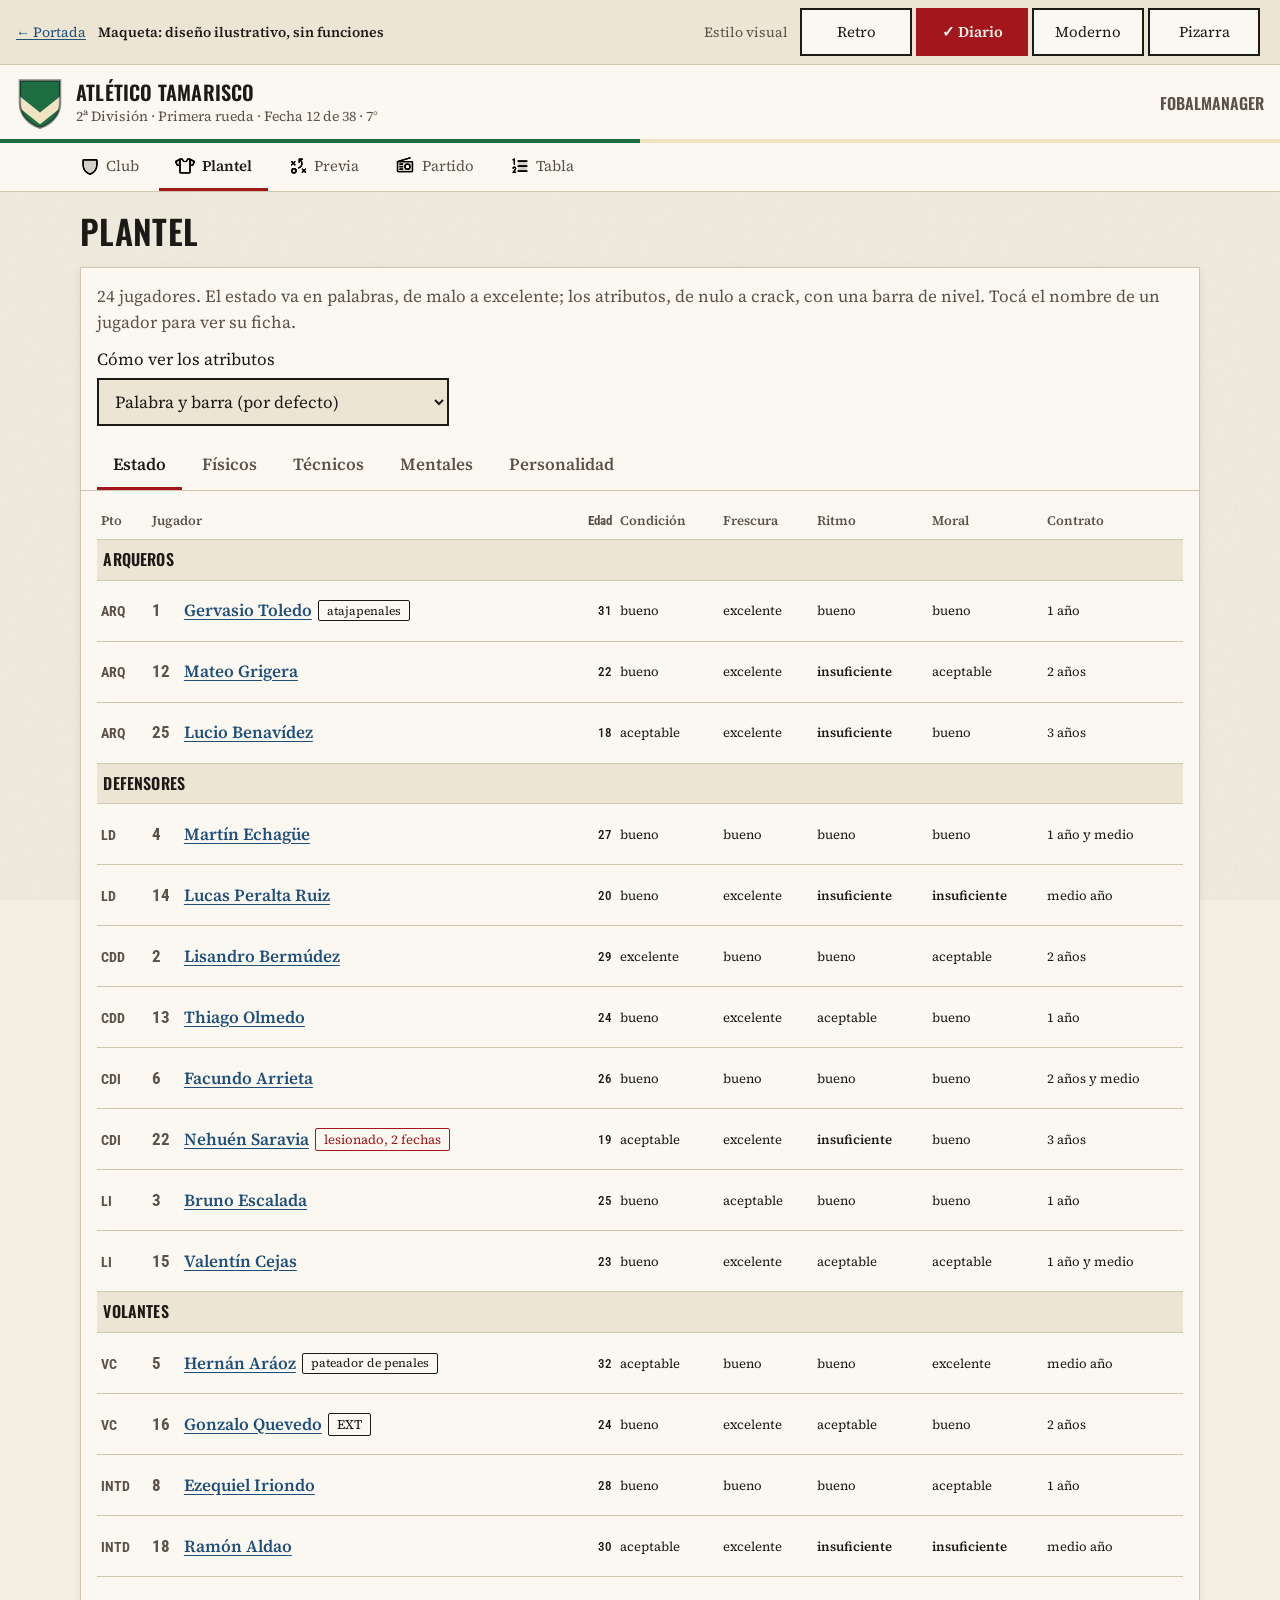
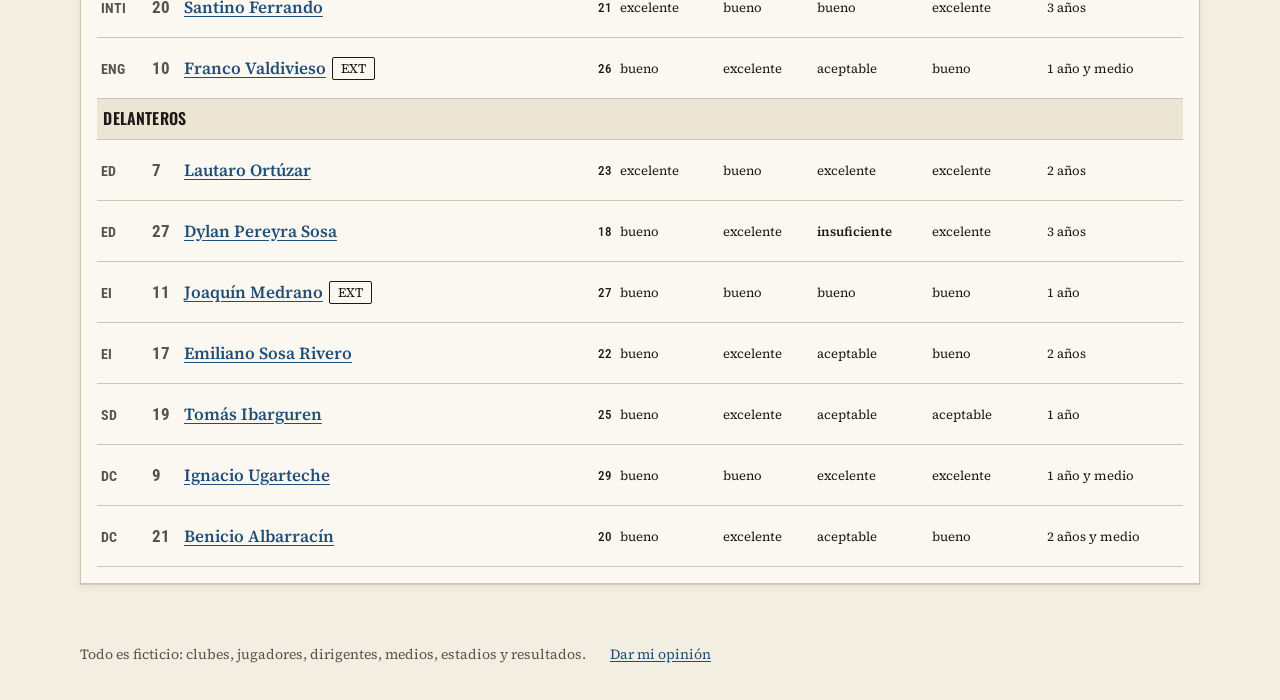
<file: plantel.html>
<!doctype html>
<html lang="es-AR" style="--club-1:#1f6e43;--club-2:#efe3c2;--club-base:#1f6e43;--club-acento:#efe3c2">
<head>
<meta charset="utf-8">
<meta name="viewport" content="width=device-width, initial-scale=1, viewport-fit=cover">
<title>Plantel · Fobalmanager (maqueta)</title>
<meta name="description" content="Maqueta visual de Fobalmanager, un manager de fútbol en el navegador. Diseño ilustrativo, sin funciones.">
<script>(function(){var T=["retro", "diario", "moderno", "pizarra"],F={"retro": "css/fuentes-retro.css", "diario": "css/fuentes-diario.css", "moderno": "css/fuentes-moderno.css", "pizarra": "css/fuentes-pizarra.css"},t=null;try{var q=new URLSearchParams(location.search).get("tema");if(T.indexOf(q)>=0){t=q;localStorage.setItem("fm-tema",q)}else{t=localStorage.getItem("fm-tema")}}catch(x){}if(T.indexOf(t)<0){t=T[Math.floor(Math.random()*T.length)];try{localStorage.setItem("fm-tema",t)}catch(x){}}document.documentElement.dataset.tema=t;var c={};try{if(localStorage.getItem("fm-invertir-club")==="1")document.documentElement.dataset.invertirClub=""}catch(x){}window.fmFuentes=function(k){if(c[k])return;c[k]=1;var l=document.createElement("link");l.rel="stylesheet";l.href=F[k];document.head.appendChild(l)};window.fmFuentes(t)})();</script>
<link rel="stylesheet" href="css/temas.css">
<link rel="stylesheet" href="css/base.css">
</head>
<body class="">
<!-- Íconos: Phosphor Icons (MIT), Copyright (c) 2023 Phosphor Icons. Ver LICENCIAS.md --><svg width="0" height="0" style="position:absolute" aria-hidden="true"><symbol id="ph-list-numbers-duotone" viewBox="0 0 256 256"><path d="M216,64V192H104V64Z" class="ic-fondo"/><path d="M224,128a8,8,0,0,1-8,8H104a8,8,0,0,1,0-16H216A8,8,0,0,1,224,128ZM104,72H216a8,8,0,0,0,0-16H104a8,8,0,0,0,0,16ZM216,184H104a8,8,0,0,0,0,16H216a8,8,0,0,0,0-16ZM43.58,55.16,48,52.94V104a8,8,0,0,0,16,0V40a8,8,0,0,0-11.58-7.16l-16,8a8,8,0,0,0,7.16,14.32ZM79.77,156.72a23.73,23.73,0,0,0-9.6-15.95,24.86,24.86,0,0,0-34.11,4.7,23.63,23.63,0,0,0-3.57,6.46,8,8,0,1,0,15,5.47,7.84,7.84,0,0,1,1.18-2.13,8.76,8.76,0,0,1,12-1.59A7.91,7.91,0,0,1,63.93,159a7.64,7.64,0,0,1-1.57,5.78,1,1,0,0,0-.08.11L33.59,203.21A8,8,0,0,0,40,216H72a8,8,0,0,0,0-16H56l19.08-25.53A23.47,23.47,0,0,0,79.77,156.72Z"/></symbol><symbol id="ph-list-numbers-light" viewBox="0 0 256 256"><path d="M222,128a6,6,0,0,1-6,6H104a6,6,0,0,1,0-12H216A6,6,0,0,1,222,128ZM104,70H216a6,6,0,0,0,0-12H104a6,6,0,0,0,0,12ZM216,186H104a6,6,0,0,0,0,12H216a6,6,0,0,0,0-12ZM42.68,53.37,50,49.71V104a6,6,0,0,0,12,0V40a6,6,0,0,0-8.68-5.37l-16,8a6,6,0,0,0,5.36,10.74ZM72,202H52l21.48-28.74A21.5,21.5,0,0,0,77.79,157,21.75,21.75,0,0,0,69,142.38a22.86,22.86,0,0,0-31.35,4.31,22.18,22.18,0,0,0-3.28,5.92,6,6,0,0,0,11.28,4.11,9.87,9.87,0,0,1,1.48-2.67,10.78,10.78,0,0,1,14.78-2,9.89,9.89,0,0,1,4,6.61,9.64,9.64,0,0,1-2,7.28l-.06.09L35.2,204.41A6,6,0,0,0,40,214H72a6,6,0,0,0,0-12Z"/></symbol><symbol id="ph-list-numbers-regular" viewBox="0 0 256 256"><path d="M224,128a8,8,0,0,1-8,8H104a8,8,0,0,1,0-16H216A8,8,0,0,1,224,128ZM104,72H216a8,8,0,0,0,0-16H104a8,8,0,0,0,0,16ZM216,184H104a8,8,0,0,0,0,16H216a8,8,0,0,0,0-16ZM43.58,55.16,48,52.94V104a8,8,0,0,0,16,0V40a8,8,0,0,0-11.58-7.16l-16,8a8,8,0,0,0,7.16,14.32ZM79.77,156.72a23.73,23.73,0,0,0-9.6-15.95,24.86,24.86,0,0,0-34.11,4.7,23.63,23.63,0,0,0-3.57,6.46,8,8,0,1,0,15,5.47,7.84,7.84,0,0,1,1.18-2.13,8.76,8.76,0,0,1,12-1.59A7.91,7.91,0,0,1,63.93,159a7.64,7.64,0,0,1-1.57,5.78,1,1,0,0,0-.08.11L33.59,203.21A8,8,0,0,0,40,216H72a8,8,0,0,0,0-16H56l19.08-25.53A23.47,23.47,0,0,0,79.77,156.72Z"/></symbol><symbol id="ph-radio-duotone" viewBox="0 0 256 256"><path d="M216,72H32V192a8,8,0,0,0,8,8H216a8,8,0,0,0,8-8V80A8,8,0,0,0,216,72Zm-56,96a32,32,0,1,1,32-32A32,32,0,0,1,160,168Z" class="ic-fondo"/><path d="M104,168a8,8,0,0,1-8,8H64a8,8,0,0,1,0-16H96A8,8,0,0,1,104,168Zm-8-40H64a8,8,0,0,0,0,16H96a8,8,0,0,0,0-16Zm0-32H64a8,8,0,0,0,0,16H96a8,8,0,0,0,0-16ZM232,80V192a16,16,0,0,1-16,16H40a16,16,0,0,1-16-16V72a8,8,0,0,1,5.7-7.66l160-48a8,8,0,0,1,4.6,15.33L86.51,64H216A16,16,0,0,1,232,80ZM216,192V80H40V192H216Zm-16-56a40,40,0,1,1-40-40A40,40,0,0,1,200,136Zm-16,0a24,24,0,1,0-24,24A24,24,0,0,0,184,136Z"/></symbol><symbol id="ph-radio-light" viewBox="0 0 256 256"><path d="M102,104a6,6,0,0,1-6,6H64a6,6,0,0,1,0-12H96A6,6,0,0,1,102,104Zm-6,26H64a6,6,0,0,0,0,12H96a6,6,0,0,0,0-12Zm0,32H64a6,6,0,0,0,0,12H96a6,6,0,0,0,0-12ZM230,80V192a14,14,0,0,1-14,14H40a14,14,0,0,1-14-14V72a6,6,0,0,1,4.28-5.75l160-48a6,6,0,0,1,3.44,11.5L72.88,66H216A14,14,0,0,1,230,80Zm-12,0a2,2,0,0,0-2-2H38V192a2,2,0,0,0,2,2H216a2,2,0,0,0,2-2Zm-20,56a38,38,0,1,1-38-38A38,38,0,0,1,198,136Zm-12,0a26,26,0,1,0-26,26A26,26,0,0,0,186,136Z"/></symbol><symbol id="ph-radio-regular" viewBox="0 0 256 256"><path d="M104,168a8,8,0,0,1-8,8H64a8,8,0,0,1,0-16H96A8,8,0,0,1,104,168Zm-8-40H64a8,8,0,0,0,0,16H96a8,8,0,0,0,0-16Zm0-32H64a8,8,0,0,0,0,16H96a8,8,0,0,0,0-16ZM232,80V192a16,16,0,0,1-16,16H40a16,16,0,0,1-16-16V72a8,8,0,0,1,5.7-7.66l160-48a8,8,0,0,1,4.6,15.33L86.51,64H216A16,16,0,0,1,232,80ZM216,192V80H40V192H216Zm-16-56a40,40,0,1,1-40-40A40,40,0,0,1,200,136Zm-16,0a24,24,0,1,0-24,24A24,24,0,0,0,184,136Z"/></symbol><symbol id="ph-shield-duotone" viewBox="0 0 256 256"><path d="M216,56v56c0,96-88,120-88,120S40,208,40,112V56a8,8,0,0,1,8-8H208A8,8,0,0,1,216,56Z" class="ic-fondo"/><path d="M208,40H48A16,16,0,0,0,32,56v56c0,52.72,25.52,84.67,46.93,102.19,23.06,18.86,46,25.27,47,25.53a8,8,0,0,0,4.2,0c1-.26,23.91-6.67,47-25.53C198.48,196.67,224,164.72,224,112V56A16,16,0,0,0,208,40Zm0,72c0,37.07-13.66,67.16-40.6,89.42A129.3,129.3,0,0,1,128,223.62a128.25,128.25,0,0,1-38.92-21.81C61.82,179.51,48,149.3,48,112l0-56,160,0Z"/></symbol><symbol id="ph-shield-light" viewBox="0 0 256 256"><path d="M208,42H48A14,14,0,0,0,34,56v56c0,51.94,25.12,83.4,46.2,100.64,22.73,18.6,45.27,24.89,46.22,25.15a6,6,0,0,0,3.16,0c.95-.26,23.49-6.55,46.22-25.15C196.88,195.4,222,163.94,222,112V56A14,14,0,0,0,208,42Zm2,70c0,37.76-13.94,68.39-41.44,91.06A131.17,131.17,0,0,1,128,225.72a130.94,130.94,0,0,1-40.56-22.66C59.94,180.39,46,149.76,46,112V56a2,2,0,0,1,2-2H208a2,2,0,0,1,2,2Z"/></symbol><symbol id="ph-shield-regular" viewBox="0 0 256 256"><path d="M208,40H48A16,16,0,0,0,32,56v56c0,52.72,25.52,84.67,46.93,102.19,23.06,18.86,46,25.27,47,25.53a8,8,0,0,0,4.2,0c1-.26,23.91-6.67,47-25.53C198.48,196.67,224,164.72,224,112V56A16,16,0,0,0,208,40Zm0,72c0,37.07-13.66,67.16-40.6,89.42A129.3,129.3,0,0,1,128,223.62a128.25,128.25,0,0,1-38.92-21.81C61.82,179.51,48,149.3,48,112l0-56,160,0Z"/></symbol><symbol id="ph-strategy-duotone" viewBox="0 0 256 256"><path d="M104,188a28,28,0,1,1-28-28A28,28,0,0,1,104,188Z" class="ic-fondo"/><path d="M76,152a36,36,0,1,0,36,36A36,36,0,0,0,76,152Zm0,56a20,20,0,1,1,20-20A20,20,0,0,1,76,208ZM42.34,106.34,56.69,92,42.34,77.66A8,8,0,0,1,53.66,66.34L68,80.69,82.34,66.34A8,8,0,0,1,93.66,77.66L79.31,92l14.35,14.34a8,8,0,0,1-11.32,11.32L68,103.31,53.66,117.66a8,8,0,0,1-11.32-11.32Zm187.32,96a8,8,0,0,1-11.32,11.32L204,199.31l-14.34,14.35a8,8,0,0,1-11.32-11.32L192.69,188l-14.35-14.34a8,8,0,0,1,11.32-11.32L204,176.69l14.34-14.35a8,8,0,0,1,11.32,11.32L215.31,188Zm-45.19-89.51c-6.18,22.33-25.32,41.63-46.53,46.93A8.13,8.13,0,0,1,136,160a8,8,0,0,1-1.93-15.76c15.63-3.91,30.35-18.91,35-35.68,3.19-11.5,3.22-29-14.71-46.9L152,59.31V80a8,8,0,0,1-16,0V40a8,8,0,0,1,8-8h40a8,8,0,0,1,0,16H163.31l2.35,2.34C183.9,68.59,190.58,90.78,184.47,112.83Z"/></symbol><symbol id="ph-strategy-light" viewBox="0 0 256 256"><path d="M76,154a34,34,0,1,0,34,34A34,34,0,0,0,76,154Zm0,56a22,22,0,1,1,22-22A22,22,0,0,1,76,210ZM43.76,107.76,59.52,92,43.76,76.24a6,6,0,0,1,8.48-8.48L68,83.52,83.76,67.76a6,6,0,0,1,8.48,8.48L76.48,92l15.76,15.76a6,6,0,1,1-8.48,8.48L68,100.48,52.24,116.24a6,6,0,0,1-8.48-8.48Zm184.48,96a6,6,0,1,1-8.48,8.48L204,196.48l-15.76,15.76a6,6,0,0,1-8.48-8.48L195.52,188l-15.76-15.76a6,6,0,0,1,8.48-8.48L204,179.52l15.76-15.76a6,6,0,0,1,8.48,8.48L212.48,188ZM182.55,112.3c-6,21.66-24.55,40.38-45.09,45.52A6.14,6.14,0,0,1,136,158a6,6,0,0,1-1.46-11.82c16.29-4.07,31.62-19.67,36.44-37.09,3.33-12,3.39-30.24-15.22-48.85L150,54.48V80a6,6,0,0,1-12,0V40a6,6,0,0,1,6-6h40a6,6,0,0,1,0,12H158.48l5.76,5.76C182,69.47,188.45,91,182.55,112.3Z"/></symbol><symbol id="ph-strategy-regular" viewBox="0 0 256 256"><path d="M76,152a36,36,0,1,0,36,36A36,36,0,0,0,76,152Zm0,56a20,20,0,1,1,20-20A20,20,0,0,1,76,208ZM42.34,106.34,56.69,92,42.34,77.66A8,8,0,0,1,53.66,66.34L68,80.69,82.34,66.34A8,8,0,0,1,93.66,77.66L79.31,92l14.35,14.34a8,8,0,0,1-11.32,11.32L68,103.31,53.66,117.66a8,8,0,0,1-11.32-11.32Zm187.32,96a8,8,0,0,1-11.32,11.32L204,199.31l-14.34,14.35a8,8,0,0,1-11.32-11.32L192.69,188l-14.35-14.34a8,8,0,0,1,11.32-11.32L204,176.69l14.34-14.35a8,8,0,0,1,11.32,11.32L215.31,188Zm-45.19-89.51c-6.18,22.33-25.32,41.63-46.53,46.93A8.13,8.13,0,0,1,136,160a8,8,0,0,1-1.93-15.76c15.63-3.91,30.35-18.91,35-35.68,3.19-11.5,3.22-29-14.71-46.9L152,59.31V80a8,8,0,0,1-16,0V40a8,8,0,0,1,8-8h40a8,8,0,0,1,0,16H163.31l2.35,2.34C183.9,68.59,190.58,90.78,184.47,112.83Z"/></symbol><symbol id="ph-t-shirt-duotone" viewBox="0 0 256 256"><path d="M247.11,78.77l-19.27,36.81a8.44,8.44,0,0,1-7.5,4.42H192V40l51.78,28.25A7.81,7.81,0,0,1,247.11,78.77Zm-238.22,0,19.27,36.81a8.44,8.44,0,0,0,7.5,4.42H64V40L12.22,68.25A7.81,7.81,0,0,0,8.89,78.77Z" class="ic-fondo"/><path d="M247.59,61.22,195.83,33A8,8,0,0,0,192,32H160a8,8,0,0,0-8,8,24,24,0,0,1-48,0,8,8,0,0,0-8-8H64a8,8,0,0,0-3.84,1L8.41,61.22A15.76,15.76,0,0,0,1.82,82.48l19.27,36.81A16.37,16.37,0,0,0,35.67,128H56v80a16,16,0,0,0,16,16H184a16,16,0,0,0,16-16V128h20.34a16.37,16.37,0,0,0,14.58-8.71l19.27-36.81A15.76,15.76,0,0,0,247.59,61.22ZM35.67,112a.62.62,0,0,1-.41-.13L16.09,75.26,56,53.48V112ZM184,208H72V48h16.8a40,40,0,0,0,78.38,0H184Zm36.75-96.14a.55.55,0,0,1-.41.14H200V53.48l39.92,21.78Z"/></symbol><symbol id="ph-t-shirt-light" viewBox="0 0 256 256"><path d="M246.64,63,194.87,34.74A5.93,5.93,0,0,0,192,34H160a6,6,0,0,0-6,6,26,26,0,0,1-52,0,6,6,0,0,0-6-6H64a5.93,5.93,0,0,0-2.88.74L9.36,63A13.77,13.77,0,0,0,3.58,81.55l19.28,36.81A14.38,14.38,0,0,0,35.67,126H58v82a14,14,0,0,0,14,14H184a14,14,0,0,0,14-14V126h22.34a14.38,14.38,0,0,0,12.81-7.64l19.28-36.81A13.77,13.77,0,0,0,246.64,63Zm-211,51a2.42,2.42,0,0,1-2.18-1.21L14.21,76a1.82,1.82,0,0,1,.9-2.47L58,50.11V114ZM186,208a2,2,0,0,1-2,2H72a2,2,0,0,1-2-2V46H90.48a38,38,0,0,0,75,0H186Zm55.8-132-19.28,36.8a2.42,2.42,0,0,1-2.18,1.21H198V50.11l42.9,23.4A1.83,1.83,0,0,1,241.79,76Z"/></symbol><symbol id="ph-t-shirt-regular" viewBox="0 0 256 256"><path d="M247.59,61.22,195.83,33A8,8,0,0,0,192,32H160a8,8,0,0,0-8,8,24,24,0,0,1-48,0,8,8,0,0,0-8-8H64a8,8,0,0,0-3.84,1L8.41,61.22A15.76,15.76,0,0,0,1.82,82.48l19.27,36.81A16.37,16.37,0,0,0,35.67,128H56v80a16,16,0,0,0,16,16H184a16,16,0,0,0,16-16V128h20.34a16.37,16.37,0,0,0,14.58-8.71l19.27-36.81A15.76,15.76,0,0,0,247.59,61.22ZM35.67,112a.62.62,0,0,1-.41-.13L16.09,75.26,56,53.48V112ZM184,208H72V48h16.8a40,40,0,0,0,78.38,0H184Zm36.75-96.14a.55.55,0,0,1-.41.14H200V53.48l39.92,21.78Z"/></symbol></svg>
<div class="barra-maqueta"><p class="aviso"><a href="index.html">← Portada</a><strong>Maqueta: diseño ilustrativo, sin funciones</strong></p><fieldset class="selector-tema"><legend>Estilo visual</legend><label><input type="radio" name="tema" value="retro">Retro</label><label><input type="radio" name="tema" value="diario">Diario</label><label><input type="radio" name="tema" value="moderno">Moderno</label><label><input type="radio" name="tema" value="pizarra">Pizarra</label><label class="invertir-club"><input type="checkbox" name="invertir-club">Invertir colores del club</label></fieldset></div>
<header class="club" style="--club-1:#1f6e43;--club-2:#efe3c2"><svg class="escudo" viewBox="0 0 40 46" role="img" aria-label="Escudo de Atlético Tamarisco"><clipPath id="e15"><path d="M3 3h34v19c0 11-8 18-17 21C11 40 3 33 3 22z"/></clipPath><g clip-path="url(#e15)"><rect width="40" height="46" fill="#1f6e43"/><path d="M0 14 20 30 40 14v10L20 40 0 24z" fill="#efe3c2"/></g><path d="M3 3h34v19c0 11-8 18-17 21C11 40 3 33 3 22z" fill="none" stroke="#000" stroke-opacity=".45" stroke-width="2"/></svg><div><p class="nombre">Atlético Tamarisco</p><p class="contexto"><span class="nw">2ª División ·</span> <span class="nw">Primera rueda ·</span> <span class="nw">Fecha 12 de 38 ·</span> <span class="nw">7°</span></p></div><a class="marca" href="index.html">Fobalmanager</a></header><nav class="pantallas" aria-label="Pantallas de la maqueta"><ul><li><a href="club.html"><svg class="icono" viewBox="0 0 256 256" aria-hidden="true" focusable="false"><use class="ic-duotone" href="#ph-shield-duotone"/><use class="ic-light" href="#ph-shield-light"/><use class="ic-regular" href="#ph-shield-regular"/></svg><span>Club</span></a></li><li><a href="plantel.html" aria-current="page"><svg class="icono" viewBox="0 0 256 256" aria-hidden="true" focusable="false"><use class="ic-duotone" href="#ph-t-shirt-duotone"/><use class="ic-light" href="#ph-t-shirt-light"/><use class="ic-regular" href="#ph-t-shirt-regular"/></svg><span>Plantel</span></a></li><li><a href="previa.html"><svg class="icono" viewBox="0 0 256 256" aria-hidden="true" focusable="false"><use class="ic-duotone" href="#ph-strategy-duotone"/><use class="ic-light" href="#ph-strategy-light"/><use class="ic-regular" href="#ph-strategy-regular"/></svg><span>Previa</span></a></li><li><a href="partido.html"><svg class="icono" viewBox="0 0 256 256" aria-hidden="true" focusable="false"><use class="ic-duotone" href="#ph-radio-duotone"/><use class="ic-light" href="#ph-radio-light"/><use class="ic-regular" href="#ph-radio-regular"/></svg><span>Partido</span></a></li><li><a href="tabla.html"><svg class="icono" viewBox="0 0 256 256" aria-hidden="true" focusable="false"><use class="ic-duotone" href="#ph-list-numbers-duotone"/><use class="ic-light" href="#ph-list-numbers-light"/><use class="ic-regular" href="#ph-list-numbers-regular"/></svg><span>Tabla</span></a></li></ul></nav>

<main id="contenido">
<h1 class="titulo-pantalla">Plantel</h1>
<section class="seccion">
<p class="suave">24 jugadores. El estado va en palabras, de malo a excelente; los atributos, de nulo a crack, con una barra de nivel. Tocá el nombre de un jugador para ver su ficha.</p>
<div class="fila-select modo-atributos"><label for="modo-atributos">Cómo ver los atributos</label><select id="modo-atributos"><option selected>Palabra y barra (por defecto)</option><option>Solo palabra</option><option>Palabra y número</option><option>Solo número</option></select></div>
<div class="pestanas-plantel" role="tablist" aria-label="Qué mirar del plantel" data-pestanas><button role="tab" id="tp-estado" aria-controls="pp-estado" aria-selected="true">Estado</button><button role="tab" id="tp-fisicos" aria-controls="pp-fisicos" aria-selected="false" tabindex="-1">Físicos</button><button role="tab" id="tp-tecnicos" aria-controls="pp-tecnicos" aria-selected="false" tabindex="-1">Técnicos</button><button role="tab" id="tp-mentales" aria-controls="pp-mentales" aria-selected="false" tabindex="-1">Mentales</button><button role="tab" id="tp-personalidad" aria-controls="pp-personalidad" aria-selected="false" tabindex="-1">Personalidad</button></div>
<div class="panel-plantel" role="tabpanel" id="pp-estado" aria-labelledby="tp-estado"><table class="plantel">
<caption class="sr">Plantel de Atlético Tamarisco: cómo está cada jugador</caption>
<thead><tr><th class="col-pc" scope="col"><abbr title="Puesto">Pto</abbr></th><th scope="col">Jugador</th>
<th class="n col-pc" scope="col">Edad</th><th class="col-pc" scope="col">Condición</th><th scope="col">Frescura</th>
<th class="col-pc" scope="col">Ritmo</th><th scope="col">Moral</th><th class="col-pc" scope="col">Contrato</th></tr></thead>
<tbody><tr class="grupo"><th colspan="8" scope="colgroup">Arqueros</th></tr><tr><td class="col-pc"><abbr class="sigla" title="arquero">ARQ</abbr></td><td><span class="fila-nombre"><span class="dorsal" title="dorsal">1</span><button class="jugador-nombre" data-ficha aria-expanded="false" aria-controls="f-gervasiotoledo">Gervasio Toledo</button><span class="chip habilidad">atajapenales</span> </span><span class="edad-mobile"><abbr title="arquero">ARQ</abbr> · 31 años</span></td><td class="n col-pc">31</td><td class="col-pc">bueno</td><td class="">excelente</td><td class="col-pc">bueno</td><td class="">bueno</td><td class="col-pc">1 año</td></tr><tr class="ficha" id="f-gervasiotoledo" hidden><td colspan="8"><div class="ficha-cuerpo"><div><h3>Cómo está</h3><dl class="datos-ficha"><dt>Condición</dt><dd>bueno</dd><dt>Frescura</dt><dd>excelente</dd><dt>Ritmo</dt><dd>bueno</dd><dt>Moral</dt><dd>bueno</dd></dl></div><div><h3>Puestos</h3><dl class="datos-ficha"><dt>Arquero</dt><dd>natural</dd></dl></div><div class="atributos-bloque"><h3>Atributos</h3><div class="atributos"><div><h3>Físicos</h3><dl><dt>Velocidad</dt><dd><span class="nivel" style="--n:3"><span>insuficiente</span><span class="barra" aria-hidden="true"></span></span></dd><dt>Explosión</dt><dd><span class="nivel" style="--n:4"><span>aceptable</span><span class="barra" aria-hidden="true"></span></span></dd><dt>Resistencia</dt><dd><span class="nivel" style="--n:6"><span>bueno</span><span class="barra" aria-hidden="true"></span></span></dd><dt>Fuerza</dt><dd><span class="nivel" style="--n:3"><span>insuficiente</span><span class="barra" aria-hidden="true"></span></span></dd><dt>Potencia</dt><dd><span class="nivel" style="--n:4"><span>aceptable</span><span class="barra" aria-hidden="true"></span></span></dd><dt>Salto</dt><dd><span class="nivel" style="--n:8"><span>excelente</span><span class="barra" aria-hidden="true"></span></span></dd><dt>Reacción</dt><dd><span class="nivel" style="--n:6"><span>bueno</span><span class="barra" aria-hidden="true"></span></span></dd></dl></div><div><h3>Técnicos</h3><dl><dt>Precisión</dt><dd><span class="nivel" style="--n:2"><span>bajo</span><span class="barra" aria-hidden="true"></span></span></dd><dt>Pase</dt><dd><span class="nivel" style="--n:3"><span>insuficiente</span><span class="barra" aria-hidden="true"></span></span></dd><dt>Gambeta</dt><dd><span class="nivel" style="--n:1"><span>malo</span><span class="barra" aria-hidden="true"></span></span></dd><dt>Control</dt><dd><span class="nivel" style="--n:2"><span>bajo</span><span class="barra" aria-hidden="true"></span></span></dd><dt>Cabezazo</dt><dd><span class="nivel" style="--n:1"><span>malo</span><span class="barra" aria-hidden="true"></span></span></dd><dt>Marca</dt><dd><span class="nivel" style="--n:1"><span>malo</span><span class="barra" aria-hidden="true"></span></span></dd><dt>Quite</dt><dd><span class="nivel" style="--n:3"><span>insuficiente</span><span class="barra" aria-hidden="true"></span></span></dd><dt>Pelota parada</dt><dd><span class="nivel" style="--n:6"><span>bueno</span><span class="barra" aria-hidden="true"></span></span></dd></dl></div><div><h3>Mentales</h3><dl><dt>Visión</dt><dd><span class="nivel" style="--n:5"><span>cumplidor</span><span class="barra" aria-hidden="true"></span></span></dd><dt>Anticipo</dt><dd><span class="nivel" style="--n:4"><span>aceptable</span><span class="barra" aria-hidden="true"></span></span></dd><dt>Ubicación</dt><dd><span class="nivel" style="--n:7"><span>destacado</span><span class="barra" aria-hidden="true"></span></span></dd><dt>Temple</dt><dd><span class="nivel" style="--n:6"><span>bueno</span><span class="barra" aria-hidden="true"></span></span></dd></dl></div><div><h3>Personalidad</h3><dl><dt>Agresividad</dt><dd><span class="nivel" style="--n:7"><span>destacado</span><span class="barra" aria-hidden="true"></span></span></dd><dt>Obediencia</dt><dd><span class="nivel" style="--n:3"><span>insuficiente</span><span class="barra" aria-hidden="true"></span></span></dd><dt>Liderazgo</dt><dd><span class="nivel" style="--n:3"><span>insuficiente</span><span class="barra" aria-hidden="true"></span></span></dd><dt>Profesionalismo</dt><dd><span class="nivel" style="--n:7"><span>destacado</span><span class="barra" aria-hidden="true"></span></span></dd></dl></div></div></div><div><h3>Físico y contrato</h3><dl class="datos-ficha"><dt>Altura</dt><dd>188 cm</dd><dt>Contextura</dt><dd>normal</dd><dt>Pierna hábil</dt><dd>derecha</dd><dt>Contrato</dt><dd>1 año</dd></dl></div></div></td></tr><tr><td class="col-pc"><abbr class="sigla" title="arquero">ARQ</abbr></td><td><span class="fila-nombre"><span class="dorsal" title="dorsal">12</span><button class="jugador-nombre" data-ficha aria-expanded="false" aria-controls="f-mateogrigera">Mateo Grigera</button></span><span class="edad-mobile"><abbr title="arquero">ARQ</abbr> · 22 años</span></td><td class="n col-pc">22</td><td class="col-pc">bueno</td><td class="">excelente</td><td class="col-pc bajo">insuficiente</td><td class="">aceptable</td><td class="col-pc">2 años</td></tr><tr class="ficha" id="f-mateogrigera" hidden><td colspan="8"><div class="ficha-cuerpo"><div><h3>Cómo está</h3><dl class="datos-ficha"><dt>Condición</dt><dd>bueno</dd><dt>Frescura</dt><dd>excelente</dd><dt>Ritmo</dt><dd>insuficiente</dd><dt>Moral</dt><dd>aceptable</dd></dl></div><div><h3>Puestos</h3><dl class="datos-ficha"><dt>Arquero</dt><dd>natural</dd></dl></div><div class="atributos-bloque"><h3>Atributos</h3><div class="atributos"><div><h3>Físicos</h3><dl><dt>Velocidad</dt><dd><span class="nivel" style="--n:4"><span>aceptable</span><span class="barra" aria-hidden="true"></span></span></dd><dt>Explosión</dt><dd><span class="nivel" style="--n:4"><span>aceptable</span><span class="barra" aria-hidden="true"></span></span></dd><dt>Resistencia</dt><dd><span class="nivel" style="--n:6"><span>bueno</span><span class="barra" aria-hidden="true"></span></span></dd><dt>Fuerza</dt><dd><span class="nivel" style="--n:4"><span>aceptable</span><span class="barra" aria-hidden="true"></span></span></dd><dt>Potencia</dt><dd><span class="nivel" style="--n:3"><span>insuficiente</span><span class="barra" aria-hidden="true"></span></span></dd><dt>Salto</dt><dd><span class="nivel" style="--n:7"><span>destacado</span><span class="barra" aria-hidden="true"></span></span></dd><dt>Reacción</dt><dd><span class="nivel" style="--n:6"><span>bueno</span><span class="barra" aria-hidden="true"></span></span></dd></dl></div><div><h3>Técnicos</h3><dl><dt>Precisión</dt><dd><span class="nivel" style="--n:3"><span>insuficiente</span><span class="barra" aria-hidden="true"></span></span></dd><dt>Pase</dt><dd><span class="nivel" style="--n:5"><span>cumplidor</span><span class="barra" aria-hidden="true"></span></span></dd><dt>Gambeta</dt><dd><span class="nivel" style="--n:2"><span>bajo</span><span class="barra" aria-hidden="true"></span></span></dd><dt>Control</dt><dd><span class="nivel" style="--n:2"><span>bajo</span><span class="barra" aria-hidden="true"></span></span></dd><dt>Cabezazo</dt><dd><span class="nivel" style="--n:2"><span>bajo</span><span class="barra" aria-hidden="true"></span></span></dd><dt>Marca</dt><dd><span class="nivel" style="--n:3"><span>insuficiente</span><span class="barra" aria-hidden="true"></span></span></dd><dt>Quite</dt><dd><span class="nivel" style="--n:2"><span>bajo</span><span class="barra" aria-hidden="true"></span></span></dd><dt>Pelota parada</dt><dd><span class="nivel" style="--n:3"><span>insuficiente</span><span class="barra" aria-hidden="true"></span></span></dd></dl></div><div><h3>Mentales</h3><dl><dt>Visión</dt><dd><span class="nivel" style="--n:5"><span>cumplidor</span><span class="barra" aria-hidden="true"></span></span></dd><dt>Anticipo</dt><dd><span class="nivel" style="--n:4"><span>aceptable</span><span class="barra" aria-hidden="true"></span></span></dd><dt>Ubicación</dt><dd><span class="nivel" style="--n:8"><span>excelente</span><span class="barra" aria-hidden="true"></span></span></dd><dt>Temple</dt><dd><span class="nivel" style="--n:6"><span>bueno</span><span class="barra" aria-hidden="true"></span></span></dd></dl></div><div><h3>Personalidad</h3><dl><dt>Agresividad</dt><dd><span class="nivel" style="--n:4"><span>aceptable</span><span class="barra" aria-hidden="true"></span></span></dd><dt>Obediencia</dt><dd><span class="nivel" style="--n:4"><span>aceptable</span><span class="barra" aria-hidden="true"></span></span></dd><dt>Liderazgo</dt><dd><span class="nivel" style="--n:3"><span>insuficiente</span><span class="barra" aria-hidden="true"></span></span></dd><dt>Profesionalismo</dt><dd><span class="nivel" style="--n:4"><span>aceptable</span><span class="barra" aria-hidden="true"></span></span></dd></dl></div></div></div><div><h3>Físico y contrato</h3><dl class="datos-ficha"><dt>Altura</dt><dd>187 cm</dd><dt>Contextura</dt><dd>normal</dd><dt>Pierna hábil</dt><dd>derecha</dd><dt>Contrato</dt><dd>2 años</dd></dl></div></div></td></tr><tr><td class="col-pc"><abbr class="sigla" title="arquero">ARQ</abbr></td><td><span class="fila-nombre"><span class="dorsal" title="dorsal">25</span><button class="jugador-nombre" data-ficha aria-expanded="false" aria-controls="f-luciobenavídez">Lucio Benavídez</button></span><span class="edad-mobile"><abbr title="arquero">ARQ</abbr> · 18 años</span></td><td class="n col-pc">18</td><td class="col-pc">aceptable</td><td class="">excelente</td><td class="col-pc bajo">insuficiente</td><td class="">bueno</td><td class="col-pc">3 años</td></tr><tr class="ficha" id="f-luciobenavídez" hidden><td colspan="8"><div class="ficha-cuerpo"><div><h3>Cómo está</h3><dl class="datos-ficha"><dt>Condición</dt><dd>aceptable</dd><dt>Frescura</dt><dd>excelente</dd><dt>Ritmo</dt><dd>insuficiente</dd><dt>Moral</dt><dd>bueno</dd></dl></div><div><h3>Puestos</h3><dl class="datos-ficha"><dt>Arquero</dt><dd>natural</dd></dl></div><div class="atributos-bloque"><h3>Atributos</h3><div class="atributos"><div><h3>Físicos</h3><dl><dt>Velocidad</dt><dd><span class="nivel" style="--n:5"><span>cumplidor</span><span class="barra" aria-hidden="true"></span></span></dd><dt>Explosión</dt><dd><span class="nivel" style="--n:3"><span>insuficiente</span><span class="barra" aria-hidden="true"></span></span></dd><dt>Resistencia</dt><dd><span class="nivel" style="--n:6"><span>bueno</span><span class="barra" aria-hidden="true"></span></span></dd><dt>Fuerza</dt><dd><span class="nivel" style="--n:4"><span>aceptable</span><span class="barra" aria-hidden="true"></span></span></dd><dt>Potencia</dt><dd><span class="nivel" style="--n:5"><span>cumplidor</span><span class="barra" aria-hidden="true"></span></span></dd><dt>Salto</dt><dd><span class="nivel" style="--n:7"><span>destacado</span><span class="barra" aria-hidden="true"></span></span></dd><dt>Reacción</dt><dd><span class="nivel" style="--n:6"><span>bueno</span><span class="barra" aria-hidden="true"></span></span></dd></dl></div><div><h3>Técnicos</h3><dl><dt>Precisión</dt><dd><span class="nivel" style="--n:2"><span>bajo</span><span class="barra" aria-hidden="true"></span></span></dd><dt>Pase</dt><dd><span class="nivel" style="--n:5"><span>cumplidor</span><span class="barra" aria-hidden="true"></span></span></dd><dt>Gambeta</dt><dd><span class="nivel" style="--n:2"><span>bajo</span><span class="barra" aria-hidden="true"></span></span></dd><dt>Control</dt><dd><span class="nivel" style="--n:1"><span>malo</span><span class="barra" aria-hidden="true"></span></span></dd><dt>Cabezazo</dt><dd><span class="nivel" style="--n:2"><span>bajo</span><span class="barra" aria-hidden="true"></span></span></dd><dt>Marca</dt><dd><span class="nivel" style="--n:1"><span>malo</span><span class="barra" aria-hidden="true"></span></span></dd><dt>Quite</dt><dd><span class="nivel" style="--n:2"><span>bajo</span><span class="barra" aria-hidden="true"></span></span></dd><dt>Pelota parada</dt><dd><span class="nivel" style="--n:5"><span>cumplidor</span><span class="barra" aria-hidden="true"></span></span></dd></dl></div><div><h3>Mentales</h3><dl><dt>Visión</dt><dd><span class="nivel" style="--n:6"><span>bueno</span><span class="barra" aria-hidden="true"></span></span></dd><dt>Anticipo</dt><dd><span class="nivel" style="--n:5"><span>cumplidor</span><span class="barra" aria-hidden="true"></span></span></dd><dt>Ubicación</dt><dd><span class="nivel" style="--n:6"><span>bueno</span><span class="barra" aria-hidden="true"></span></span></dd><dt>Temple</dt><dd><span class="nivel" style="--n:6"><span>bueno</span><span class="barra" aria-hidden="true"></span></span></dd></dl></div><div><h3>Personalidad</h3><dl><dt>Agresividad</dt><dd><span class="nivel" style="--n:6"><span>bueno</span><span class="barra" aria-hidden="true"></span></span></dd><dt>Obediencia</dt><dd><span class="nivel" style="--n:4"><span>aceptable</span><span class="barra" aria-hidden="true"></span></span></dd><dt>Liderazgo</dt><dd><span class="nivel" style="--n:4"><span>aceptable</span><span class="barra" aria-hidden="true"></span></span></dd><dt>Profesionalismo</dt><dd><span class="nivel" style="--n:5"><span>cumplidor</span><span class="barra" aria-hidden="true"></span></span></dd></dl></div></div></div><div><h3>Físico y contrato</h3><dl class="datos-ficha"><dt>Altura</dt><dd>186 cm</dd><dt>Contextura</dt><dd>robusto</dd><dt>Pierna hábil</dt><dd>derecha</dd><dt>Contrato</dt><dd>3 años</dd></dl></div></div></td></tr></tbody><tbody><tr class="grupo"><th colspan="8" scope="colgroup">Defensores</th></tr><tr><td class="col-pc"><abbr class="sigla" title="lateral derecho">LD</abbr></td><td><span class="fila-nombre"><span class="dorsal" title="dorsal">4</span><button class="jugador-nombre" data-ficha aria-expanded="false" aria-controls="f-martínechagüe">Martín Echagüe</button></span><span class="edad-mobile"><abbr title="lateral derecho">LD</abbr> · 27 años</span></td><td class="n col-pc">27</td><td class="col-pc">bueno</td><td class="">bueno</td><td class="col-pc">bueno</td><td class="">bueno</td><td class="col-pc">1 año y medio</td></tr><tr class="ficha" id="f-martínechagüe" hidden><td colspan="8"><div class="ficha-cuerpo"><div><h3>Cómo está</h3><dl class="datos-ficha"><dt>Condición</dt><dd>bueno</dd><dt>Frescura</dt><dd>bueno</dd><dt>Ritmo</dt><dd>bueno</dd><dt>Moral</dt><dd>bueno</dd></dl></div><div><h3>Puestos</h3><dl class="datos-ficha"><dt>Lateral derecho</dt><dd>natural</dd><dt>Central derecho</dt><dd>incómodo</dd><dt>Extremo derecho</dt><dd>competente</dd></dl></div><div class="atributos-bloque"><h3>Atributos</h3><div class="atributos"><div><h3>Físicos</h3><dl><dt>Velocidad</dt><dd><span class="nivel" style="--n:6"><span>bueno</span><span class="barra" aria-hidden="true"></span></span></dd><dt>Explosión</dt><dd><span class="nivel" style="--n:5"><span>cumplidor</span><span class="barra" aria-hidden="true"></span></span></dd><dt>Resistencia</dt><dd><span class="nivel" style="--n:6"><span>bueno</span><span class="barra" aria-hidden="true"></span></span></dd><dt>Fuerza</dt><dd><span class="nivel" style="--n:4"><span>aceptable</span><span class="barra" aria-hidden="true"></span></span></dd><dt>Potencia</dt><dd><span class="nivel" style="--n:6"><span>bueno</span><span class="barra" aria-hidden="true"></span></span></dd><dt>Salto</dt><dd><span class="nivel" style="--n:5"><span>cumplidor</span><span class="barra" aria-hidden="true"></span></span></dd><dt>Reacción</dt><dd><span class="nivel" style="--n:6"><span>bueno</span><span class="barra" aria-hidden="true"></span></span></dd></dl></div><div><h3>Técnicos</h3><dl><dt>Precisión</dt><dd><span class="nivel" style="--n:3"><span>insuficiente</span><span class="barra" aria-hidden="true"></span></span></dd><dt>Pase</dt><dd><span class="nivel" style="--n:5"><span>cumplidor</span><span class="barra" aria-hidden="true"></span></span></dd><dt>Gambeta</dt><dd><span class="nivel" style="--n:5"><span>cumplidor</span><span class="barra" aria-hidden="true"></span></span></dd><dt>Control</dt><dd><span class="nivel" style="--n:6"><span>bueno</span><span class="barra" aria-hidden="true"></span></span></dd><dt>Cabezazo</dt><dd><span class="nivel" style="--n:6"><span>bueno</span><span class="barra" aria-hidden="true"></span></span></dd><dt>Marca</dt><dd><span class="nivel" style="--n:6"><span>bueno</span><span class="barra" aria-hidden="true"></span></span></dd><dt>Quite</dt><dd><span class="nivel" style="--n:7"><span>destacado</span><span class="barra" aria-hidden="true"></span></span></dd><dt>Pelota parada</dt><dd><span class="nivel" style="--n:5"><span>cumplidor</span><span class="barra" aria-hidden="true"></span></span></dd></dl></div><div><h3>Mentales</h3><dl><dt>Visión</dt><dd><span class="nivel" style="--n:5"><span>cumplidor</span><span class="barra" aria-hidden="true"></span></span></dd><dt>Anticipo</dt><dd><span class="nivel" style="--n:3"><span>insuficiente</span><span class="barra" aria-hidden="true"></span></span></dd><dt>Ubicación</dt><dd><span class="nivel" style="--n:3"><span>insuficiente</span><span class="barra" aria-hidden="true"></span></span></dd><dt>Temple</dt><dd><span class="nivel" style="--n:5"><span>cumplidor</span><span class="barra" aria-hidden="true"></span></span></dd></dl></div><div><h3>Personalidad</h3><dl><dt>Agresividad</dt><dd><span class="nivel" style="--n:6"><span>bueno</span><span class="barra" aria-hidden="true"></span></span></dd><dt>Obediencia</dt><dd><span class="nivel" style="--n:4"><span>aceptable</span><span class="barra" aria-hidden="true"></span></span></dd><dt>Liderazgo</dt><dd><span class="nivel" style="--n:6"><span>bueno</span><span class="barra" aria-hidden="true"></span></span></dd><dt>Profesionalismo</dt><dd><span class="nivel" style="--n:3"><span>insuficiente</span><span class="barra" aria-hidden="true"></span></span></dd></dl></div></div></div><div><h3>Físico y contrato</h3><dl class="datos-ficha"><dt>Altura</dt><dd>169 cm</dd><dt>Contextura</dt><dd>delgado</dd><dt>Pierna hábil</dt><dd>derecha</dd><dt>Contrato</dt><dd>1 año y medio</dd></dl></div></div></td></tr><tr><td class="col-pc"><abbr class="sigla" title="lateral derecho">LD</abbr></td><td><span class="fila-nombre"><span class="dorsal" title="dorsal">14</span><button class="jugador-nombre" data-ficha aria-expanded="false" aria-controls="f-lucasperaltaruiz">Lucas Peralta Ruiz</button></span><span class="edad-mobile"><abbr title="lateral derecho">LD</abbr> · 20 años</span></td><td class="n col-pc">20</td><td class="col-pc">bueno</td><td class="">excelente</td><td class="col-pc bajo">insuficiente</td><td class=" bajo">insuficiente</td><td class="col-pc">medio año</td></tr><tr class="ficha" id="f-lucasperaltaruiz" hidden><td colspan="8"><div class="ficha-cuerpo"><div><h3>Cómo está</h3><dl class="datos-ficha"><dt>Condición</dt><dd>bueno</dd><dt>Frescura</dt><dd>excelente</dd><dt>Ritmo</dt><dd>insuficiente</dd><dt>Moral</dt><dd>insuficiente</dd></dl></div><div><h3>Puestos</h3><dl class="datos-ficha"><dt>Lateral derecho</dt><dd>natural</dd><dt>Central derecho</dt><dd>competente</dd><dt>Extremo derecho</dt><dd>incómodo</dd></dl></div><div class="atributos-bloque"><h3>Atributos</h3><div class="atributos"><div><h3>Físicos</h3><dl><dt>Velocidad</dt><dd><span class="nivel" style="--n:6"><span>bueno</span><span class="barra" aria-hidden="true"></span></span></dd><dt>Explosión</dt><dd><span class="nivel" style="--n:3"><span>insuficiente</span><span class="barra" aria-hidden="true"></span></span></dd><dt>Resistencia</dt><dd><span class="nivel" style="--n:6"><span>bueno</span><span class="barra" aria-hidden="true"></span></span></dd><dt>Fuerza</dt><dd><span class="nivel" style="--n:3"><span>insuficiente</span><span class="barra" aria-hidden="true"></span></span></dd><dt>Potencia</dt><dd><span class="nivel" style="--n:4"><span>aceptable</span><span class="barra" aria-hidden="true"></span></span></dd><dt>Salto</dt><dd><span class="nivel" style="--n:6"><span>bueno</span><span class="barra" aria-hidden="true"></span></span></dd><dt>Reacción</dt><dd><span class="nivel" style="--n:6"><span>bueno</span><span class="barra" aria-hidden="true"></span></span></dd></dl></div><div><h3>Técnicos</h3><dl><dt>Precisión</dt><dd><span class="nivel" style="--n:3"><span>insuficiente</span><span class="barra" aria-hidden="true"></span></span></dd><dt>Pase</dt><dd><span class="nivel" style="--n:4"><span>aceptable</span><span class="barra" aria-hidden="true"></span></span></dd><dt>Gambeta</dt><dd><span class="nivel" style="--n:5"><span>cumplidor</span><span class="barra" aria-hidden="true"></span></span></dd><dt>Control</dt><dd><span class="nivel" style="--n:5"><span>cumplidor</span><span class="barra" aria-hidden="true"></span></span></dd><dt>Cabezazo</dt><dd><span class="nivel" style="--n:6"><span>bueno</span><span class="barra" aria-hidden="true"></span></span></dd><dt>Marca</dt><dd><span class="nivel" style="--n:7"><span>destacado</span><span class="barra" aria-hidden="true"></span></span></dd><dt>Quite</dt><dd><span class="nivel" style="--n:6"><span>bueno</span><span class="barra" aria-hidden="true"></span></span></dd><dt>Pelota parada</dt><dd><span class="nivel" style="--n:5"><span>cumplidor</span><span class="barra" aria-hidden="true"></span></span></dd></dl></div><div><h3>Mentales</h3><dl><dt>Visión</dt><dd><span class="nivel" style="--n:3"><span>insuficiente</span><span class="barra" aria-hidden="true"></span></span></dd><dt>Anticipo</dt><dd><span class="nivel" style="--n:5"><span>cumplidor</span><span class="barra" aria-hidden="true"></span></span></dd><dt>Ubicación</dt><dd><span class="nivel" style="--n:4"><span>aceptable</span><span class="barra" aria-hidden="true"></span></span></dd><dt>Temple</dt><dd><span class="nivel" style="--n:3"><span>insuficiente</span><span class="barra" aria-hidden="true"></span></span></dd></dl></div><div><h3>Personalidad</h3><dl><dt>Agresividad</dt><dd><span class="nivel" style="--n:7"><span>destacado</span><span class="barra" aria-hidden="true"></span></span></dd><dt>Obediencia</dt><dd><span class="nivel" style="--n:4"><span>aceptable</span><span class="barra" aria-hidden="true"></span></span></dd><dt>Liderazgo</dt><dd><span class="nivel" style="--n:3"><span>insuficiente</span><span class="barra" aria-hidden="true"></span></span></dd><dt>Profesionalismo</dt><dd><span class="nivel" style="--n:4"><span>aceptable</span><span class="barra" aria-hidden="true"></span></span></dd></dl></div></div></div><div><h3>Físico y contrato</h3><dl class="datos-ficha"><dt>Altura</dt><dd>167 cm</dd><dt>Contextura</dt><dd>robusto</dd><dt>Pierna hábil</dt><dd>derecha</dd><dt>Contrato</dt><dd>medio año</dd></dl></div></div></td></tr><tr><td class="col-pc"><abbr class="sigla" title="central derecho">CDD</abbr></td><td><span class="fila-nombre"><span class="dorsal" title="dorsal">2</span><button class="jugador-nombre" data-ficha aria-expanded="false" aria-controls="f-lisandrobermúdez">Lisandro Bermúdez</button></span><span class="edad-mobile"><abbr title="central derecho">CDD</abbr> · 29 años</span></td><td class="n col-pc">29</td><td class="col-pc">excelente</td><td class="">bueno</td><td class="col-pc">bueno</td><td class="">aceptable</td><td class="col-pc">2 años</td></tr><tr class="ficha" id="f-lisandrobermúdez" hidden><td colspan="8"><div class="ficha-cuerpo"><div><h3>Cómo está</h3><dl class="datos-ficha"><dt>Condición</dt><dd>excelente</dd><dt>Frescura</dt><dd>bueno</dd><dt>Ritmo</dt><dd>bueno</dd><dt>Moral</dt><dd>aceptable</dd></dl></div><div><h3>Puestos</h3><dl class="datos-ficha"><dt>Central derecho</dt><dd>natural</dd><dt>Central izquierdo</dt><dd>incómodo</dd><dt>Lateral derecho</dt><dd>incómodo</dd></dl></div><div class="atributos-bloque"><h3>Atributos</h3><div class="atributos"><div><h3>Físicos</h3><dl><dt>Velocidad</dt><dd><span class="nivel" style="--n:4"><span>aceptable</span><span class="barra" aria-hidden="true"></span></span></dd><dt>Explosión</dt><dd><span class="nivel" style="--n:5"><span>cumplidor</span><span class="barra" aria-hidden="true"></span></span></dd><dt>Resistencia</dt><dd><span class="nivel" style="--n:5"><span>cumplidor</span><span class="barra" aria-hidden="true"></span></span></dd><dt>Fuerza</dt><dd><span class="nivel" style="--n:7"><span>destacado</span><span class="barra" aria-hidden="true"></span></span></dd><dt>Potencia</dt><dd><span class="nivel" style="--n:5"><span>cumplidor</span><span class="barra" aria-hidden="true"></span></span></dd><dt>Salto</dt><dd><span class="nivel" style="--n:7"><span>destacado</span><span class="barra" aria-hidden="true"></span></span></dd><dt>Reacción</dt><dd><span class="nivel" style="--n:5"><span>cumplidor</span><span class="barra" aria-hidden="true"></span></span></dd></dl></div><div><h3>Técnicos</h3><dl><dt>Precisión</dt><dd><span class="nivel" style="--n:4"><span>aceptable</span><span class="barra" aria-hidden="true"></span></span></dd><dt>Pase</dt><dd><span class="nivel" style="--n:5"><span>cumplidor</span><span class="barra" aria-hidden="true"></span></span></dd><dt>Gambeta</dt><dd><span class="nivel" style="--n:6"><span>bueno</span><span class="barra" aria-hidden="true"></span></span></dd><dt>Control</dt><dd><span class="nivel" style="--n:5"><span>cumplidor</span><span class="barra" aria-hidden="true"></span></span></dd><dt>Cabezazo</dt><dd><span class="nivel" style="--n:6"><span>bueno</span><span class="barra" aria-hidden="true"></span></span></dd><dt>Marca</dt><dd><span class="nivel" style="--n:8"><span>excelente</span><span class="barra" aria-hidden="true"></span></span></dd><dt>Quite</dt><dd><span class="nivel" style="--n:3"><span>insuficiente</span><span class="barra" aria-hidden="true"></span></span></dd><dt>Pelota parada</dt><dd><span class="nivel" style="--n:4"><span>aceptable</span><span class="barra" aria-hidden="true"></span></span></dd></dl></div><div><h3>Mentales</h3><dl><dt>Visión</dt><dd><span class="nivel" style="--n:4"><span>aceptable</span><span class="barra" aria-hidden="true"></span></span></dd><dt>Anticipo</dt><dd><span class="nivel" style="--n:8"><span>excelente</span><span class="barra" aria-hidden="true"></span></span></dd><dt>Ubicación</dt><dd><span class="nivel" style="--n:5"><span>cumplidor</span><span class="barra" aria-hidden="true"></span></span></dd><dt>Temple</dt><dd><span class="nivel" style="--n:3"><span>insuficiente</span><span class="barra" aria-hidden="true"></span></span></dd></dl></div><div><h3>Personalidad</h3><dl><dt>Agresividad</dt><dd><span class="nivel" style="--n:7"><span>destacado</span><span class="barra" aria-hidden="true"></span></span></dd><dt>Obediencia</dt><dd><span class="nivel" style="--n:7"><span>destacado</span><span class="barra" aria-hidden="true"></span></span></dd><dt>Liderazgo</dt><dd><span class="nivel" style="--n:6"><span>bueno</span><span class="barra" aria-hidden="true"></span></span></dd><dt>Profesionalismo</dt><dd><span class="nivel" style="--n:3"><span>insuficiente</span><span class="barra" aria-hidden="true"></span></span></dd></dl></div></div></div><div><h3>Físico y contrato</h3><dl class="datos-ficha"><dt>Altura</dt><dd>192 cm</dd><dt>Contextura</dt><dd>robusto</dd><dt>Pierna hábil</dt><dd>derecha</dd><dt>Contrato</dt><dd>2 años</dd></dl></div></div></td></tr><tr><td class="col-pc"><abbr class="sigla" title="central derecho">CDD</abbr></td><td><span class="fila-nombre"><span class="dorsal" title="dorsal">13</span><button class="jugador-nombre" data-ficha aria-expanded="false" aria-controls="f-thiagoolmedo">Thiago Olmedo</button></span><span class="edad-mobile"><abbr title="central derecho">CDD</abbr> · 24 años</span></td><td class="n col-pc">24</td><td class="col-pc">bueno</td><td class="">excelente</td><td class="col-pc">aceptable</td><td class="">bueno</td><td class="col-pc">1 año</td></tr><tr class="ficha" id="f-thiagoolmedo" hidden><td colspan="8"><div class="ficha-cuerpo"><div><h3>Cómo está</h3><dl class="datos-ficha"><dt>Condición</dt><dd>bueno</dd><dt>Frescura</dt><dd>excelente</dd><dt>Ritmo</dt><dd>aceptable</dd><dt>Moral</dt><dd>bueno</dd></dl></div><div><h3>Puestos</h3><dl class="datos-ficha"><dt>Central derecho</dt><dd>natural</dd><dt>Central izquierdo</dt><dd>incómodo</dd><dt>Lateral derecho</dt><dd>competente</dd></dl></div><div class="atributos-bloque"><h3>Atributos</h3><div class="atributos"><div><h3>Físicos</h3><dl><dt>Velocidad</dt><dd><span class="nivel" style="--n:4"><span>aceptable</span><span class="barra" aria-hidden="true"></span></span></dd><dt>Explosión</dt><dd><span class="nivel" style="--n:5"><span>cumplidor</span><span class="barra" aria-hidden="true"></span></span></dd><dt>Resistencia</dt><dd><span class="nivel" style="--n:4"><span>aceptable</span><span class="barra" aria-hidden="true"></span></span></dd><dt>Fuerza</dt><dd><span class="nivel" style="--n:6"><span>bueno</span><span class="barra" aria-hidden="true"></span></span></dd><dt>Potencia</dt><dd><span class="nivel" style="--n:5"><span>cumplidor</span><span class="barra" aria-hidden="true"></span></span></dd><dt>Salto</dt><dd><span class="nivel" style="--n:8"><span>excelente</span><span class="barra" aria-hidden="true"></span></span></dd><dt>Reacción</dt><dd><span class="nivel" style="--n:4"><span>aceptable</span><span class="barra" aria-hidden="true"></span></span></dd></dl></div><div><h3>Técnicos</h3><dl><dt>Precisión</dt><dd><span class="nivel" style="--n:6"><span>bueno</span><span class="barra" aria-hidden="true"></span></span></dd><dt>Pase</dt><dd><span class="nivel" style="--n:4"><span>aceptable</span><span class="barra" aria-hidden="true"></span></span></dd><dt>Gambeta</dt><dd><span class="nivel" style="--n:4"><span>aceptable</span><span class="barra" aria-hidden="true"></span></span></dd><dt>Control</dt><dd><span class="nivel" style="--n:6"><span>bueno</span><span class="barra" aria-hidden="true"></span></span></dd><dt>Cabezazo</dt><dd><span class="nivel" style="--n:6"><span>bueno</span><span class="barra" aria-hidden="true"></span></span></dd><dt>Marca</dt><dd><span class="nivel" style="--n:7"><span>destacado</span><span class="barra" aria-hidden="true"></span></span></dd><dt>Quite</dt><dd><span class="nivel" style="--n:5"><span>cumplidor</span><span class="barra" aria-hidden="true"></span></span></dd><dt>Pelota parada</dt><dd><span class="nivel" style="--n:5"><span>cumplidor</span><span class="barra" aria-hidden="true"></span></span></dd></dl></div><div><h3>Mentales</h3><dl><dt>Visión</dt><dd><span class="nivel" style="--n:4"><span>aceptable</span><span class="barra" aria-hidden="true"></span></span></dd><dt>Anticipo</dt><dd><span class="nivel" style="--n:8"><span>excelente</span><span class="barra" aria-hidden="true"></span></span></dd><dt>Ubicación</dt><dd><span class="nivel" style="--n:4"><span>aceptable</span><span class="barra" aria-hidden="true"></span></span></dd><dt>Temple</dt><dd><span class="nivel" style="--n:4"><span>aceptable</span><span class="barra" aria-hidden="true"></span></span></dd></dl></div><div><h3>Personalidad</h3><dl><dt>Agresividad</dt><dd><span class="nivel" style="--n:5"><span>cumplidor</span><span class="barra" aria-hidden="true"></span></span></dd><dt>Obediencia</dt><dd><span class="nivel" style="--n:6"><span>bueno</span><span class="barra" aria-hidden="true"></span></span></dd><dt>Liderazgo</dt><dd><span class="nivel" style="--n:3"><span>insuficiente</span><span class="barra" aria-hidden="true"></span></span></dd><dt>Profesionalismo</dt><dd><span class="nivel" style="--n:6"><span>bueno</span><span class="barra" aria-hidden="true"></span></span></dd></dl></div></div></div><div><h3>Físico y contrato</h3><dl class="datos-ficha"><dt>Altura</dt><dd>188 cm</dd><dt>Contextura</dt><dd>normal</dd><dt>Pierna hábil</dt><dd>derecha</dd><dt>Contrato</dt><dd>1 año</dd></dl></div></div></td></tr><tr><td class="col-pc"><abbr class="sigla" title="central izquierdo">CDI</abbr></td><td><span class="fila-nombre"><span class="dorsal" title="dorsal">6</span><button class="jugador-nombre" data-ficha aria-expanded="false" aria-controls="f-facundoarrieta">Facundo Arrieta</button></span><span class="edad-mobile"><abbr title="central izquierdo">CDI</abbr> · 26 años</span></td><td class="n col-pc">26</td><td class="col-pc">bueno</td><td class="">bueno</td><td class="col-pc">bueno</td><td class="">bueno</td><td class="col-pc">2 años y medio</td></tr><tr class="ficha" id="f-facundoarrieta" hidden><td colspan="8"><div class="ficha-cuerpo"><div><h3>Cómo está</h3><dl class="datos-ficha"><dt>Condición</dt><dd>bueno</dd><dt>Frescura</dt><dd>bueno</dd><dt>Ritmo</dt><dd>bueno</dd><dt>Moral</dt><dd>bueno</dd></dl></div><div><h3>Puestos</h3><dl class="datos-ficha"><dt>Central izquierdo</dt><dd>natural</dd><dt>Central derecho</dt><dd>incómodo</dd><dt>Lateral izquierdo</dt><dd>incómodo</dd></dl></div><div class="atributos-bloque"><h3>Atributos</h3><div class="atributos"><div><h3>Físicos</h3><dl><dt>Velocidad</dt><dd><span class="nivel" style="--n:4"><span>aceptable</span><span class="barra" aria-hidden="true"></span></span></dd><dt>Explosión</dt><dd><span class="nivel" style="--n:4"><span>aceptable</span><span class="barra" aria-hidden="true"></span></span></dd><dt>Resistencia</dt><dd><span class="nivel" style="--n:3"><span>insuficiente</span><span class="barra" aria-hidden="true"></span></span></dd><dt>Fuerza</dt><dd><span class="nivel" style="--n:6"><span>bueno</span><span class="barra" aria-hidden="true"></span></span></dd><dt>Potencia</dt><dd><span class="nivel" style="--n:4"><span>aceptable</span><span class="barra" aria-hidden="true"></span></span></dd><dt>Salto</dt><dd><span class="nivel" style="--n:7"><span>destacado</span><span class="barra" aria-hidden="true"></span></span></dd><dt>Reacción</dt><dd><span class="nivel" style="--n:6"><span>bueno</span><span class="barra" aria-hidden="true"></span></span></dd></dl></div><div><h3>Técnicos</h3><dl><dt>Precisión</dt><dd><span class="nivel" style="--n:5"><span>cumplidor</span><span class="barra" aria-hidden="true"></span></span></dd><dt>Pase</dt><dd><span class="nivel" style="--n:5"><span>cumplidor</span><span class="barra" aria-hidden="true"></span></span></dd><dt>Gambeta</dt><dd><span class="nivel" style="--n:5"><span>cumplidor</span><span class="barra" aria-hidden="true"></span></span></dd><dt>Control</dt><dd><span class="nivel" style="--n:4"><span>aceptable</span><span class="barra" aria-hidden="true"></span></span></dd><dt>Cabezazo</dt><dd><span class="nivel" style="--n:6"><span>bueno</span><span class="barra" aria-hidden="true"></span></span></dd><dt>Marca</dt><dd><span class="nivel" style="--n:3"><span>insuficiente</span><span class="barra" aria-hidden="true"></span></span></dd><dt>Quite</dt><dd><span class="nivel" style="--n:6"><span>bueno</span><span class="barra" aria-hidden="true"></span></span></dd><dt>Pelota parada</dt><dd><span class="nivel" style="--n:5"><span>cumplidor</span><span class="barra" aria-hidden="true"></span></span></dd></dl></div><div><h3>Mentales</h3><dl><dt>Visión</dt><dd><span class="nivel" style="--n:4"><span>aceptable</span><span class="barra" aria-hidden="true"></span></span></dd><dt>Anticipo</dt><dd><span class="nivel" style="--n:5"><span>cumplidor</span><span class="barra" aria-hidden="true"></span></span></dd><dt>Ubicación</dt><dd><span class="nivel" style="--n:6"><span>bueno</span><span class="barra" aria-hidden="true"></span></span></dd><dt>Temple</dt><dd><span class="nivel" style="--n:3"><span>insuficiente</span><span class="barra" aria-hidden="true"></span></span></dd></dl></div><div><h3>Personalidad</h3><dl><dt>Agresividad</dt><dd><span class="nivel" style="--n:3"><span>insuficiente</span><span class="barra" aria-hidden="true"></span></span></dd><dt>Obediencia</dt><dd><span class="nivel" style="--n:4"><span>aceptable</span><span class="barra" aria-hidden="true"></span></span></dd><dt>Liderazgo</dt><dd><span class="nivel" style="--n:6"><span>bueno</span><span class="barra" aria-hidden="true"></span></span></dd><dt>Profesionalismo</dt><dd><span class="nivel" style="--n:5"><span>cumplidor</span><span class="barra" aria-hidden="true"></span></span></dd></dl></div></div></div><div><h3>Físico y contrato</h3><dl class="datos-ficha"><dt>Altura</dt><dd>194 cm</dd><dt>Contextura</dt><dd>normal</dd><dt>Pierna hábil</dt><dd>derecha</dd><dt>Contrato</dt><dd>2 años y medio</dd></dl></div></div></td></tr><tr><td class="col-pc"><abbr class="sigla" title="central izquierdo">CDI</abbr></td><td><span class="fila-nombre"><span class="dorsal" title="dorsal">22</span><button class="jugador-nombre" data-ficha aria-expanded="false" aria-controls="f-nehuénsaravia">Nehuén Saravia</button><span class="chip lesion">lesionado, 2 fechas</span> </span><span class="edad-mobile"><abbr title="central izquierdo">CDI</abbr> · 19 años</span></td><td class="n col-pc">19</td><td class="col-pc">aceptable</td><td class="">excelente</td><td class="col-pc bajo">insuficiente</td><td class="">bueno</td><td class="col-pc">3 años</td></tr><tr class="ficha" id="f-nehuénsaravia" hidden><td colspan="8"><div class="ficha-cuerpo"><div><h3>Cómo está</h3><dl class="datos-ficha"><dt>Condición</dt><dd>aceptable</dd><dt>Frescura</dt><dd>excelente</dd><dt>Ritmo</dt><dd>insuficiente</dd><dt>Moral</dt><dd>bueno</dd></dl></div><div><h3>Puestos</h3><dl class="datos-ficha"><dt>Central izquierdo</dt><dd>natural</dd><dt>Central derecho</dt><dd>competente</dd><dt>Lateral izquierdo</dt><dd>incómodo</dd></dl></div><div class="atributos-bloque"><h3>Atributos</h3><div class="atributos"><div><h3>Físicos</h3><dl><dt>Velocidad</dt><dd><span class="nivel" style="--n:5"><span>cumplidor</span><span class="barra" aria-hidden="true"></span></span></dd><dt>Explosión</dt><dd><span class="nivel" style="--n:5"><span>cumplidor</span><span class="barra" aria-hidden="true"></span></span></dd><dt>Resistencia</dt><dd><span class="nivel" style="--n:5"><span>cumplidor</span><span class="barra" aria-hidden="true"></span></span></dd><dt>Fuerza</dt><dd><span class="nivel" style="--n:6"><span>bueno</span><span class="barra" aria-hidden="true"></span></span></dd><dt>Potencia</dt><dd><span class="nivel" style="--n:5"><span>cumplidor</span><span class="barra" aria-hidden="true"></span></span></dd><dt>Salto</dt><dd><span class="nivel" style="--n:6"><span>bueno</span><span class="barra" aria-hidden="true"></span></span></dd><dt>Reacción</dt><dd><span class="nivel" style="--n:4"><span>aceptable</span><span class="barra" aria-hidden="true"></span></span></dd></dl></div><div><h3>Técnicos</h3><dl><dt>Precisión</dt><dd><span class="nivel" style="--n:5"><span>cumplidor</span><span class="barra" aria-hidden="true"></span></span></dd><dt>Pase</dt><dd><span class="nivel" style="--n:4"><span>aceptable</span><span class="barra" aria-hidden="true"></span></span></dd><dt>Gambeta</dt><dd><span class="nivel" style="--n:3"><span>insuficiente</span><span class="barra" aria-hidden="true"></span></span></dd><dt>Control</dt><dd><span class="nivel" style="--n:3"><span>insuficiente</span><span class="barra" aria-hidden="true"></span></span></dd><dt>Cabezazo</dt><dd><span class="nivel" style="--n:7"><span>destacado</span><span class="barra" aria-hidden="true"></span></span></dd><dt>Marca</dt><dd><span class="nivel" style="--n:4"><span>aceptable</span><span class="barra" aria-hidden="true"></span></span></dd><dt>Quite</dt><dd><span class="nivel" style="--n:6"><span>bueno</span><span class="barra" aria-hidden="true"></span></span></dd><dt>Pelota parada</dt><dd><span class="nivel" style="--n:5"><span>cumplidor</span><span class="barra" aria-hidden="true"></span></span></dd></dl></div><div><h3>Mentales</h3><dl><dt>Visión</dt><dd><span class="nivel" style="--n:5"><span>cumplidor</span><span class="barra" aria-hidden="true"></span></span></dd><dt>Anticipo</dt><dd><span class="nivel" style="--n:5"><span>cumplidor</span><span class="barra" aria-hidden="true"></span></span></dd><dt>Ubicación</dt><dd><span class="nivel" style="--n:8"><span>excelente</span><span class="barra" aria-hidden="true"></span></span></dd><dt>Temple</dt><dd><span class="nivel" style="--n:5"><span>cumplidor</span><span class="barra" aria-hidden="true"></span></span></dd></dl></div><div><h3>Personalidad</h3><dl><dt>Agresividad</dt><dd><span class="nivel" style="--n:3"><span>insuficiente</span><span class="barra" aria-hidden="true"></span></span></dd><dt>Obediencia</dt><dd><span class="nivel" style="--n:3"><span>insuficiente</span><span class="barra" aria-hidden="true"></span></span></dd><dt>Liderazgo</dt><dd><span class="nivel" style="--n:5"><span>cumplidor</span><span class="barra" aria-hidden="true"></span></span></dd><dt>Profesionalismo</dt><dd><span class="nivel" style="--n:7"><span>destacado</span><span class="barra" aria-hidden="true"></span></span></dd></dl></div></div></div><div><h3>Físico y contrato</h3><dl class="datos-ficha"><dt>Altura</dt><dd>193 cm</dd><dt>Contextura</dt><dd>normal</dd><dt>Pierna hábil</dt><dd>izquierda</dd><dt>Contrato</dt><dd>3 años</dd></dl></div></div></td></tr><tr><td class="col-pc"><abbr class="sigla" title="lateral izquierdo">LI</abbr></td><td><span class="fila-nombre"><span class="dorsal" title="dorsal">3</span><button class="jugador-nombre" data-ficha aria-expanded="false" aria-controls="f-brunoescalada">Bruno Escalada</button></span><span class="edad-mobile"><abbr title="lateral izquierdo">LI</abbr> · 25 años</span></td><td class="n col-pc">25</td><td class="col-pc">bueno</td><td class="">aceptable</td><td class="col-pc">bueno</td><td class="">bueno</td><td class="col-pc">1 año</td></tr><tr class="ficha" id="f-brunoescalada" hidden><td colspan="8"><div class="ficha-cuerpo"><div><h3>Cómo está</h3><dl class="datos-ficha"><dt>Condición</dt><dd>bueno</dd><dt>Frescura</dt><dd>aceptable</dd><dt>Ritmo</dt><dd>bueno</dd><dt>Moral</dt><dd>bueno</dd></dl></div><div><h3>Puestos</h3><dl class="datos-ficha"><dt>Lateral izquierdo</dt><dd>natural</dd><dt>Central izquierdo</dt><dd>competente</dd><dt>Extremo izquierdo</dt><dd>competente</dd></dl></div><div class="atributos-bloque"><h3>Atributos</h3><div class="atributos"><div><h3>Físicos</h3><dl><dt>Velocidad</dt><dd><span class="nivel" style="--n:6"><span>bueno</span><span class="barra" aria-hidden="true"></span></span></dd><dt>Explosión</dt><dd><span class="nivel" style="--n:3"><span>insuficiente</span><span class="barra" aria-hidden="true"></span></span></dd><dt>Resistencia</dt><dd><span class="nivel" style="--n:7"><span>destacado</span><span class="barra" aria-hidden="true"></span></span></dd><dt>Fuerza</dt><dd><span class="nivel" style="--n:5"><span>cumplidor</span><span class="barra" aria-hidden="true"></span></span></dd><dt>Potencia</dt><dd><span class="nivel" style="--n:4"><span>aceptable</span><span class="barra" aria-hidden="true"></span></span></dd><dt>Salto</dt><dd><span class="nivel" style="--n:4"><span>aceptable</span><span class="barra" aria-hidden="true"></span></span></dd><dt>Reacción</dt><dd><span class="nivel" style="--n:6"><span>bueno</span><span class="barra" aria-hidden="true"></span></span></dd></dl></div><div><h3>Técnicos</h3><dl><dt>Precisión</dt><dd><span class="nivel" style="--n:4"><span>aceptable</span><span class="barra" aria-hidden="true"></span></span></dd><dt>Pase</dt><dd><span class="nivel" style="--n:3"><span>insuficiente</span><span class="barra" aria-hidden="true"></span></span></dd><dt>Gambeta</dt><dd><span class="nivel" style="--n:4"><span>aceptable</span><span class="barra" aria-hidden="true"></span></span></dd><dt>Control</dt><dd><span class="nivel" style="--n:4"><span>aceptable</span><span class="barra" aria-hidden="true"></span></span></dd><dt>Cabezazo</dt><dd><span class="nivel" style="--n:3"><span>insuficiente</span><span class="barra" aria-hidden="true"></span></span></dd><dt>Marca</dt><dd><span class="nivel" style="--n:8"><span>excelente</span><span class="barra" aria-hidden="true"></span></span></dd><dt>Quite</dt><dd><span class="nivel" style="--n:7"><span>destacado</span><span class="barra" aria-hidden="true"></span></span></dd><dt>Pelota parada</dt><dd><span class="nivel" style="--n:5"><span>cumplidor</span><span class="barra" aria-hidden="true"></span></span></dd></dl></div><div><h3>Mentales</h3><dl><dt>Visión</dt><dd><span class="nivel" style="--n:5"><span>cumplidor</span><span class="barra" aria-hidden="true"></span></span></dd><dt>Anticipo</dt><dd><span class="nivel" style="--n:4"><span>aceptable</span><span class="barra" aria-hidden="true"></span></span></dd><dt>Ubicación</dt><dd><span class="nivel" style="--n:5"><span>cumplidor</span><span class="barra" aria-hidden="true"></span></span></dd><dt>Temple</dt><dd><span class="nivel" style="--n:4"><span>aceptable</span><span class="barra" aria-hidden="true"></span></span></dd></dl></div><div><h3>Personalidad</h3><dl><dt>Agresividad</dt><dd><span class="nivel" style="--n:7"><span>destacado</span><span class="barra" aria-hidden="true"></span></span></dd><dt>Obediencia</dt><dd><span class="nivel" style="--n:7"><span>destacado</span><span class="barra" aria-hidden="true"></span></span></dd><dt>Liderazgo</dt><dd><span class="nivel" style="--n:7"><span>destacado</span><span class="barra" aria-hidden="true"></span></span></dd><dt>Profesionalismo</dt><dd><span class="nivel" style="--n:7"><span>destacado</span><span class="barra" aria-hidden="true"></span></span></dd></dl></div></div></div><div><h3>Físico y contrato</h3><dl class="datos-ficha"><dt>Altura</dt><dd>177 cm</dd><dt>Contextura</dt><dd>normal</dd><dt>Pierna hábil</dt><dd>derecha</dd><dt>Contrato</dt><dd>1 año</dd></dl></div></div></td></tr><tr><td class="col-pc"><abbr class="sigla" title="lateral izquierdo">LI</abbr></td><td><span class="fila-nombre"><span class="dorsal" title="dorsal">15</span><button class="jugador-nombre" data-ficha aria-expanded="false" aria-controls="f-valentíncejas">Valentín Cejas</button></span><span class="edad-mobile"><abbr title="lateral izquierdo">LI</abbr> · 23 años</span></td><td class="n col-pc">23</td><td class="col-pc">bueno</td><td class="">excelente</td><td class="col-pc">aceptable</td><td class="">aceptable</td><td class="col-pc">1 año y medio</td></tr><tr class="ficha" id="f-valentíncejas" hidden><td colspan="8"><div class="ficha-cuerpo"><div><h3>Cómo está</h3><dl class="datos-ficha"><dt>Condición</dt><dd>bueno</dd><dt>Frescura</dt><dd>excelente</dd><dt>Ritmo</dt><dd>aceptable</dd><dt>Moral</dt><dd>aceptable</dd></dl></div><div><h3>Puestos</h3><dl class="datos-ficha"><dt>Lateral izquierdo</dt><dd>natural</dd><dt>Central izquierdo</dt><dd>competente</dd><dt>Extremo izquierdo</dt><dd>incómodo</dd></dl></div><div class="atributos-bloque"><h3>Atributos</h3><div class="atributos"><div><h3>Físicos</h3><dl><dt>Velocidad</dt><dd><span class="nivel" style="--n:6"><span>bueno</span><span class="barra" aria-hidden="true"></span></span></dd><dt>Explosión</dt><dd><span class="nivel" style="--n:6"><span>bueno</span><span class="barra" aria-hidden="true"></span></span></dd><dt>Resistencia</dt><dd><span class="nivel" style="--n:6"><span>bueno</span><span class="barra" aria-hidden="true"></span></span></dd><dt>Fuerza</dt><dd><span class="nivel" style="--n:5"><span>cumplidor</span><span class="barra" aria-hidden="true"></span></span></dd><dt>Potencia</dt><dd><span class="nivel" style="--n:4"><span>aceptable</span><span class="barra" aria-hidden="true"></span></span></dd><dt>Salto</dt><dd><span class="nivel" style="--n:4"><span>aceptable</span><span class="barra" aria-hidden="true"></span></span></dd><dt>Reacción</dt><dd><span class="nivel" style="--n:5"><span>cumplidor</span><span class="barra" aria-hidden="true"></span></span></dd></dl></div><div><h3>Técnicos</h3><dl><dt>Precisión</dt><dd><span class="nivel" style="--n:6"><span>bueno</span><span class="barra" aria-hidden="true"></span></span></dd><dt>Pase</dt><dd><span class="nivel" style="--n:3"><span>insuficiente</span><span class="barra" aria-hidden="true"></span></span></dd><dt>Gambeta</dt><dd><span class="nivel" style="--n:5"><span>cumplidor</span><span class="barra" aria-hidden="true"></span></span></dd><dt>Control</dt><dd><span class="nivel" style="--n:3"><span>insuficiente</span><span class="barra" aria-hidden="true"></span></span></dd><dt>Cabezazo</dt><dd><span class="nivel" style="--n:4"><span>aceptable</span><span class="barra" aria-hidden="true"></span></span></dd><dt>Marca</dt><dd><span class="nivel" style="--n:8"><span>excelente</span><span class="barra" aria-hidden="true"></span></span></dd><dt>Quite</dt><dd><span class="nivel" style="--n:6"><span>bueno</span><span class="barra" aria-hidden="true"></span></span></dd><dt>Pelota parada</dt><dd><span class="nivel" style="--n:5"><span>cumplidor</span><span class="barra" aria-hidden="true"></span></span></dd></dl></div><div><h3>Mentales</h3><dl><dt>Visión</dt><dd><span class="nivel" style="--n:3"><span>insuficiente</span><span class="barra" aria-hidden="true"></span></span></dd><dt>Anticipo</dt><dd><span class="nivel" style="--n:5"><span>cumplidor</span><span class="barra" aria-hidden="true"></span></span></dd><dt>Ubicación</dt><dd><span class="nivel" style="--n:4"><span>aceptable</span><span class="barra" aria-hidden="true"></span></span></dd><dt>Temple</dt><dd><span class="nivel" style="--n:5"><span>cumplidor</span><span class="barra" aria-hidden="true"></span></span></dd></dl></div><div><h3>Personalidad</h3><dl><dt>Agresividad</dt><dd><span class="nivel" style="--n:6"><span>bueno</span><span class="barra" aria-hidden="true"></span></span></dd><dt>Obediencia</dt><dd><span class="nivel" style="--n:3"><span>insuficiente</span><span class="barra" aria-hidden="true"></span></span></dd><dt>Liderazgo</dt><dd><span class="nivel" style="--n:5"><span>cumplidor</span><span class="barra" aria-hidden="true"></span></span></dd><dt>Profesionalismo</dt><dd><span class="nivel" style="--n:4"><span>aceptable</span><span class="barra" aria-hidden="true"></span></span></dd></dl></div></div></div><div><h3>Físico y contrato</h3><dl class="datos-ficha"><dt>Altura</dt><dd>181 cm</dd><dt>Contextura</dt><dd>normal</dd><dt>Pierna hábil</dt><dd>derecha</dd><dt>Contrato</dt><dd>1 año y medio</dd></dl></div></div></td></tr></tbody><tbody><tr class="grupo"><th colspan="8" scope="colgroup">Volantes</th></tr><tr><td class="col-pc"><abbr class="sigla" title="volante central">VC</abbr></td><td><span class="fila-nombre"><span class="dorsal" title="dorsal">5</span><button class="jugador-nombre" data-ficha aria-expanded="false" aria-controls="f-hernánaráoz">Hernán Aráoz</button><span class="chip habilidad">pateador de penales</span> </span><span class="edad-mobile"><abbr title="volante central">VC</abbr> · 32 años</span></td><td class="n col-pc">32</td><td class="col-pc">aceptable</td><td class="">bueno</td><td class="col-pc">bueno</td><td class="">excelente</td><td class="col-pc">medio año</td></tr><tr class="ficha" id="f-hernánaráoz" hidden><td colspan="8"><div class="ficha-cuerpo"><div><h3>Cómo está</h3><dl class="datos-ficha"><dt>Condición</dt><dd>aceptable</dd><dt>Frescura</dt><dd>bueno</dd><dt>Ritmo</dt><dd>bueno</dd><dt>Moral</dt><dd>excelente</dd></dl></div><div><h3>Puestos</h3><dl class="datos-ficha"><dt>Volante central</dt><dd>natural</dd><dt>Volante interno derecho</dt><dd>competente</dd><dt>Central derecho</dt><dd>competente</dd></dl></div><div class="atributos-bloque"><h3>Atributos</h3><div class="atributos"><div><h3>Físicos</h3><dl><dt>Velocidad</dt><dd><span class="nivel" style="--n:4"><span>aceptable</span><span class="barra" aria-hidden="true"></span></span></dd><dt>Explosión</dt><dd><span class="nivel" style="--n:3"><span>insuficiente</span><span class="barra" aria-hidden="true"></span></span></dd><dt>Resistencia</dt><dd><span class="nivel" style="--n:6"><span>bueno</span><span class="barra" aria-hidden="true"></span></span></dd><dt>Fuerza</dt><dd><span class="nivel" style="--n:6"><span>bueno</span><span class="barra" aria-hidden="true"></span></span></dd><dt>Potencia</dt><dd><span class="nivel" style="--n:4"><span>aceptable</span><span class="barra" aria-hidden="true"></span></span></dd><dt>Salto</dt><dd><span class="nivel" style="--n:5"><span>cumplidor</span><span class="barra" aria-hidden="true"></span></span></dd><dt>Reacción</dt><dd><span class="nivel" style="--n:4"><span>aceptable</span><span class="barra" aria-hidden="true"></span></span></dd></dl></div><div><h3>Técnicos</h3><dl><dt>Precisión</dt><dd><span class="nivel" style="--n:5"><span>cumplidor</span><span class="barra" aria-hidden="true"></span></span></dd><dt>Pase</dt><dd><span class="nivel" style="--n:8"><span>excelente</span><span class="barra" aria-hidden="true"></span></span></dd><dt>Gambeta</dt><dd><span class="nivel" style="--n:5"><span>cumplidor</span><span class="barra" aria-hidden="true"></span></span></dd><dt>Control</dt><dd><span class="nivel" style="--n:5"><span>cumplidor</span><span class="barra" aria-hidden="true"></span></span></dd><dt>Cabezazo</dt><dd><span class="nivel" style="--n:4"><span>aceptable</span><span class="barra" aria-hidden="true"></span></span></dd><dt>Marca</dt><dd><span class="nivel" style="--n:5"><span>cumplidor</span><span class="barra" aria-hidden="true"></span></span></dd><dt>Quite</dt><dd><span class="nivel" style="--n:6"><span>bueno</span><span class="barra" aria-hidden="true"></span></span></dd><dt>Pelota parada</dt><dd><span class="nivel" style="--n:4"><span>aceptable</span><span class="barra" aria-hidden="true"></span></span></dd></dl></div><div><h3>Mentales</h3><dl><dt>Visión</dt><dd><span class="nivel" style="--n:6"><span>bueno</span><span class="barra" aria-hidden="true"></span></span></dd><dt>Anticipo</dt><dd><span class="nivel" style="--n:5"><span>cumplidor</span><span class="barra" aria-hidden="true"></span></span></dd><dt>Ubicación</dt><dd><span class="nivel" style="--n:7"><span>destacado</span><span class="barra" aria-hidden="true"></span></span></dd><dt>Temple</dt><dd><span class="nivel" style="--n:5"><span>cumplidor</span><span class="barra" aria-hidden="true"></span></span></dd></dl></div><div><h3>Personalidad</h3><dl><dt>Agresividad</dt><dd><span class="nivel" style="--n:7"><span>destacado</span><span class="barra" aria-hidden="true"></span></span></dd><dt>Obediencia</dt><dd><span class="nivel" style="--n:5"><span>cumplidor</span><span class="barra" aria-hidden="true"></span></span></dd><dt>Liderazgo</dt><dd><span class="nivel" style="--n:6"><span>bueno</span><span class="barra" aria-hidden="true"></span></span></dd><dt>Profesionalismo</dt><dd><span class="nivel" style="--n:5"><span>cumplidor</span><span class="barra" aria-hidden="true"></span></span></dd></dl></div></div></div><div><h3>Físico y contrato</h3><dl class="datos-ficha"><dt>Altura</dt><dd>181 cm</dd><dt>Contextura</dt><dd>delgado</dd><dt>Pierna hábil</dt><dd>derecha</dd><dt>Contrato</dt><dd>medio año</dd></dl></div></div></td></tr><tr><td class="col-pc"><abbr class="sigla" title="volante central">VC</abbr></td><td><span class="fila-nombre"><span class="dorsal" title="dorsal">16</span><button class="jugador-nombre" data-ficha aria-expanded="false" aria-controls="f-gonzaloquevedo">Gonzalo Quevedo</button><span class="chip"><abbr title="extranjero: cuenta para el cupo">EXT</abbr></span> </span><span class="edad-mobile"><abbr title="volante central">VC</abbr> · 24 años</span></td><td class="n col-pc">24</td><td class="col-pc">bueno</td><td class="">excelente</td><td class="col-pc">aceptable</td><td class="">bueno</td><td class="col-pc">2 años</td></tr><tr class="ficha" id="f-gonzaloquevedo" hidden><td colspan="8"><div class="ficha-cuerpo"><div><h3>Cómo está</h3><dl class="datos-ficha"><dt>Condición</dt><dd>bueno</dd><dt>Frescura</dt><dd>excelente</dd><dt>Ritmo</dt><dd>aceptable</dd><dt>Moral</dt><dd>bueno</dd></dl></div><div><h3>Puestos</h3><dl class="datos-ficha"><dt>Volante central</dt><dd>natural</dd><dt>Volante interno derecho</dt><dd>incómodo</dd><dt>Central derecho</dt><dd>incómodo</dd></dl></div><div class="atributos-bloque"><h3>Atributos</h3><div class="atributos"><div><h3>Físicos</h3><dl><dt>Velocidad</dt><dd><span class="nivel" style="--n:6"><span>bueno</span><span class="barra" aria-hidden="true"></span></span></dd><dt>Explosión</dt><dd><span class="nivel" style="--n:5"><span>cumplidor</span><span class="barra" aria-hidden="true"></span></span></dd><dt>Resistencia</dt><dd><span class="nivel" style="--n:8"><span>excelente</span><span class="barra" aria-hidden="true"></span></span></dd><dt>Fuerza</dt><dd><span class="nivel" style="--n:4"><span>aceptable</span><span class="barra" aria-hidden="true"></span></span></dd><dt>Potencia</dt><dd><span class="nivel" style="--n:4"><span>aceptable</span><span class="barra" aria-hidden="true"></span></span></dd><dt>Salto</dt><dd><span class="nivel" style="--n:4"><span>aceptable</span><span class="barra" aria-hidden="true"></span></span></dd><dt>Reacción</dt><dd><span class="nivel" style="--n:5"><span>cumplidor</span><span class="barra" aria-hidden="true"></span></span></dd></dl></div><div><h3>Técnicos</h3><dl><dt>Precisión</dt><dd><span class="nivel" style="--n:4"><span>aceptable</span><span class="barra" aria-hidden="true"></span></span></dd><dt>Pase</dt><dd><span class="nivel" style="--n:6"><span>bueno</span><span class="barra" aria-hidden="true"></span></span></dd><dt>Gambeta</dt><dd><span class="nivel" style="--n:4"><span>aceptable</span><span class="barra" aria-hidden="true"></span></span></dd><dt>Control</dt><dd><span class="nivel" style="--n:5"><span>cumplidor</span><span class="barra" aria-hidden="true"></span></span></dd><dt>Cabezazo</dt><dd><span class="nivel" style="--n:6"><span>bueno</span><span class="barra" aria-hidden="true"></span></span></dd><dt>Marca</dt><dd><span class="nivel" style="--n:5"><span>cumplidor</span><span class="barra" aria-hidden="true"></span></span></dd><dt>Quite</dt><dd><span class="nivel" style="--n:8"><span>excelente</span><span class="barra" aria-hidden="true"></span></span></dd><dt>Pelota parada</dt><dd><span class="nivel" style="--n:5"><span>cumplidor</span><span class="barra" aria-hidden="true"></span></span></dd></dl></div><div><h3>Mentales</h3><dl><dt>Visión</dt><dd><span class="nivel" style="--n:6"><span>bueno</span><span class="barra" aria-hidden="true"></span></span></dd><dt>Anticipo</dt><dd><span class="nivel" style="--n:5"><span>cumplidor</span><span class="barra" aria-hidden="true"></span></span></dd><dt>Ubicación</dt><dd><span class="nivel" style="--n:8"><span>excelente</span><span class="barra" aria-hidden="true"></span></span></dd><dt>Temple</dt><dd><span class="nivel" style="--n:3"><span>insuficiente</span><span class="barra" aria-hidden="true"></span></span></dd></dl></div><div><h3>Personalidad</h3><dl><dt>Agresividad</dt><dd><span class="nivel" style="--n:5"><span>cumplidor</span><span class="barra" aria-hidden="true"></span></span></dd><dt>Obediencia</dt><dd><span class="nivel" style="--n:3"><span>insuficiente</span><span class="barra" aria-hidden="true"></span></span></dd><dt>Liderazgo</dt><dd><span class="nivel" style="--n:5"><span>cumplidor</span><span class="barra" aria-hidden="true"></span></span></dd><dt>Profesionalismo</dt><dd><span class="nivel" style="--n:3"><span>insuficiente</span><span class="barra" aria-hidden="true"></span></span></dd></dl></div></div></div><div><h3>Físico y contrato</h3><dl class="datos-ficha"><dt>Altura</dt><dd>182 cm</dd><dt>Contextura</dt><dd>normal</dd><dt>Pierna hábil</dt><dd>derecha</dd><dt>Contrato</dt><dd>2 años</dd></dl></div></div></td></tr><tr><td class="col-pc"><abbr class="sigla" title="volante interno derecho">INTD</abbr></td><td><span class="fila-nombre"><span class="dorsal" title="dorsal">8</span><button class="jugador-nombre" data-ficha aria-expanded="false" aria-controls="f-ezequieliriondo">Ezequiel Iriondo</button></span><span class="edad-mobile"><abbr title="volante interno derecho">INTD</abbr> · 28 años</span></td><td class="n col-pc">28</td><td class="col-pc">bueno</td><td class="">bueno</td><td class="col-pc">bueno</td><td class="">aceptable</td><td class="col-pc">1 año</td></tr><tr class="ficha" id="f-ezequieliriondo" hidden><td colspan="8"><div class="ficha-cuerpo"><div><h3>Cómo está</h3><dl class="datos-ficha"><dt>Condición</dt><dd>bueno</dd><dt>Frescura</dt><dd>bueno</dd><dt>Ritmo</dt><dd>bueno</dd><dt>Moral</dt><dd>aceptable</dd></dl></div><div><h3>Puestos</h3><dl class="datos-ficha"><dt>Volante interno derecho</dt><dd>natural</dd><dt>Volante central</dt><dd>competente</dd><dt>Extremo derecho</dt><dd>incómodo</dd></dl></div><div class="atributos-bloque"><h3>Atributos</h3><div class="atributos"><div><h3>Físicos</h3><dl><dt>Velocidad</dt><dd><span class="nivel" style="--n:5"><span>cumplidor</span><span class="barra" aria-hidden="true"></span></span></dd><dt>Explosión</dt><dd><span class="nivel" style="--n:4"><span>aceptable</span><span class="barra" aria-hidden="true"></span></span></dd><dt>Resistencia</dt><dd><span class="nivel" style="--n:6"><span>bueno</span><span class="barra" aria-hidden="true"></span></span></dd><dt>Fuerza</dt><dd><span class="nivel" style="--n:3"><span>insuficiente</span><span class="barra" aria-hidden="true"></span></span></dd><dt>Potencia</dt><dd><span class="nivel" style="--n:6"><span>bueno</span><span class="barra" aria-hidden="true"></span></span></dd><dt>Salto</dt><dd><span class="nivel" style="--n:4"><span>aceptable</span><span class="barra" aria-hidden="true"></span></span></dd><dt>Reacción</dt><dd><span class="nivel" style="--n:3"><span>insuficiente</span><span class="barra" aria-hidden="true"></span></span></dd></dl></div><div><h3>Técnicos</h3><dl><dt>Precisión</dt><dd><span class="nivel" style="--n:4"><span>aceptable</span><span class="barra" aria-hidden="true"></span></span></dd><dt>Pase</dt><dd><span class="nivel" style="--n:6"><span>bueno</span><span class="barra" aria-hidden="true"></span></span></dd><dt>Gambeta</dt><dd><span class="nivel" style="--n:5"><span>cumplidor</span><span class="barra" aria-hidden="true"></span></span></dd><dt>Control</dt><dd><span class="nivel" style="--n:7"><span>destacado</span><span class="barra" aria-hidden="true"></span></span></dd><dt>Cabezazo</dt><dd><span class="nivel" style="--n:5"><span>cumplidor</span><span class="barra" aria-hidden="true"></span></span></dd><dt>Marca</dt><dd><span class="nivel" style="--n:5"><span>cumplidor</span><span class="barra" aria-hidden="true"></span></span></dd><dt>Quite</dt><dd><span class="nivel" style="--n:6"><span>bueno</span><span class="barra" aria-hidden="true"></span></span></dd><dt>Pelota parada</dt><dd><span class="nivel" style="--n:4"><span>aceptable</span><span class="barra" aria-hidden="true"></span></span></dd></dl></div><div><h3>Mentales</h3><dl><dt>Visión</dt><dd><span class="nivel" style="--n:7"><span>destacado</span><span class="barra" aria-hidden="true"></span></span></dd><dt>Anticipo</dt><dd><span class="nivel" style="--n:5"><span>cumplidor</span><span class="barra" aria-hidden="true"></span></span></dd><dt>Ubicación</dt><dd><span class="nivel" style="--n:5"><span>cumplidor</span><span class="barra" aria-hidden="true"></span></span></dd><dt>Temple</dt><dd><span class="nivel" style="--n:4"><span>aceptable</span><span class="barra" aria-hidden="true"></span></span></dd></dl></div><div><h3>Personalidad</h3><dl><dt>Agresividad</dt><dd><span class="nivel" style="--n:4"><span>aceptable</span><span class="barra" aria-hidden="true"></span></span></dd><dt>Obediencia</dt><dd><span class="nivel" style="--n:5"><span>cumplidor</span><span class="barra" aria-hidden="true"></span></span></dd><dt>Liderazgo</dt><dd><span class="nivel" style="--n:4"><span>aceptable</span><span class="barra" aria-hidden="true"></span></span></dd><dt>Profesionalismo</dt><dd><span class="nivel" style="--n:5"><span>cumplidor</span><span class="barra" aria-hidden="true"></span></span></dd></dl></div></div></div><div><h3>Físico y contrato</h3><dl class="datos-ficha"><dt>Altura</dt><dd>167 cm</dd><dt>Contextura</dt><dd>delgado</dd><dt>Pierna hábil</dt><dd>derecha</dd><dt>Contrato</dt><dd>1 año</dd></dl></div></div></td></tr><tr><td class="col-pc"><abbr class="sigla" title="volante interno derecho">INTD</abbr></td><td><span class="fila-nombre"><span class="dorsal" title="dorsal">18</span><button class="jugador-nombre" data-ficha aria-expanded="false" aria-controls="f-ramónaldao">Ramón Aldao</button></span><span class="edad-mobile"><abbr title="volante interno derecho">INTD</abbr> · 30 años</span></td><td class="n col-pc">30</td><td class="col-pc">aceptable</td><td class="">excelente</td><td class="col-pc bajo">insuficiente</td><td class=" bajo">insuficiente</td><td class="col-pc">medio año</td></tr><tr class="ficha" id="f-ramónaldao" hidden><td colspan="8"><div class="ficha-cuerpo"><div><h3>Cómo está</h3><dl class="datos-ficha"><dt>Condición</dt><dd>aceptable</dd><dt>Frescura</dt><dd>excelente</dd><dt>Ritmo</dt><dd>insuficiente</dd><dt>Moral</dt><dd>insuficiente</dd></dl></div><div><h3>Puestos</h3><dl class="datos-ficha"><dt>Volante interno derecho</dt><dd>natural</dd><dt>Volante central</dt><dd>incómodo</dd><dt>Extremo derecho</dt><dd>competente</dd></dl></div><div class="atributos-bloque"><h3>Atributos</h3><div class="atributos"><div><h3>Físicos</h3><dl><dt>Velocidad</dt><dd><span class="nivel" style="--n:4"><span>aceptable</span><span class="barra" aria-hidden="true"></span></span></dd><dt>Explosión</dt><dd><span class="nivel" style="--n:5"><span>cumplidor</span><span class="barra" aria-hidden="true"></span></span></dd><dt>Resistencia</dt><dd><span class="nivel" style="--n:6"><span>bueno</span><span class="barra" aria-hidden="true"></span></span></dd><dt>Fuerza</dt><dd><span class="nivel" style="--n:5"><span>cumplidor</span><span class="barra" aria-hidden="true"></span></span></dd><dt>Potencia</dt><dd><span class="nivel" style="--n:5"><span>cumplidor</span><span class="barra" aria-hidden="true"></span></span></dd><dt>Salto</dt><dd><span class="nivel" style="--n:5"><span>cumplidor</span><span class="barra" aria-hidden="true"></span></span></dd><dt>Reacción</dt><dd><span class="nivel" style="--n:5"><span>cumplidor</span><span class="barra" aria-hidden="true"></span></span></dd></dl></div><div><h3>Técnicos</h3><dl><dt>Precisión</dt><dd><span class="nivel" style="--n:5"><span>cumplidor</span><span class="barra" aria-hidden="true"></span></span></dd><dt>Pase</dt><dd><span class="nivel" style="--n:6"><span>bueno</span><span class="barra" aria-hidden="true"></span></span></dd><dt>Gambeta</dt><dd><span class="nivel" style="--n:5"><span>cumplidor</span><span class="barra" aria-hidden="true"></span></span></dd><dt>Control</dt><dd><span class="nivel" style="--n:8"><span>excelente</span><span class="barra" aria-hidden="true"></span></span></dd><dt>Cabezazo</dt><dd><span class="nivel" style="--n:3"><span>insuficiente</span><span class="barra" aria-hidden="true"></span></span></dd><dt>Marca</dt><dd><span class="nivel" style="--n:3"><span>insuficiente</span><span class="barra" aria-hidden="true"></span></span></dd><dt>Quite</dt><dd><span class="nivel" style="--n:3"><span>insuficiente</span><span class="barra" aria-hidden="true"></span></span></dd><dt>Pelota parada</dt><dd><span class="nivel" style="--n:6"><span>bueno</span><span class="barra" aria-hidden="true"></span></span></dd></dl></div><div><h3>Mentales</h3><dl><dt>Visión</dt><dd><span class="nivel" style="--n:6"><span>bueno</span><span class="barra" aria-hidden="true"></span></span></dd><dt>Anticipo</dt><dd><span class="nivel" style="--n:4"><span>aceptable</span><span class="barra" aria-hidden="true"></span></span></dd><dt>Ubicación</dt><dd><span class="nivel" style="--n:4"><span>aceptable</span><span class="barra" aria-hidden="true"></span></span></dd><dt>Temple</dt><dd><span class="nivel" style="--n:3"><span>insuficiente</span><span class="barra" aria-hidden="true"></span></span></dd></dl></div><div><h3>Personalidad</h3><dl><dt>Agresividad</dt><dd><span class="nivel" style="--n:4"><span>aceptable</span><span class="barra" aria-hidden="true"></span></span></dd><dt>Obediencia</dt><dd><span class="nivel" style="--n:7"><span>destacado</span><span class="barra" aria-hidden="true"></span></span></dd><dt>Liderazgo</dt><dd><span class="nivel" style="--n:5"><span>cumplidor</span><span class="barra" aria-hidden="true"></span></span></dd><dt>Profesionalismo</dt><dd><span class="nivel" style="--n:3"><span>insuficiente</span><span class="barra" aria-hidden="true"></span></span></dd></dl></div></div></div><div><h3>Físico y contrato</h3><dl class="datos-ficha"><dt>Altura</dt><dd>180 cm</dd><dt>Contextura</dt><dd>delgado</dd><dt>Pierna hábil</dt><dd>izquierda</dd><dt>Contrato</dt><dd>medio año</dd></dl></div></div></td></tr><tr><td class="col-pc"><abbr class="sigla" title="volante interno izquierdo">INTI</abbr></td><td><span class="fila-nombre"><span class="dorsal" title="dorsal">20</span><button class="jugador-nombre" data-ficha aria-expanded="false" aria-controls="f-santinoferrando">Santino Ferrando</button></span><span class="edad-mobile"><abbr title="volante interno izquierdo">INTI</abbr> · 21 años</span></td><td class="n col-pc">21</td><td class="col-pc">excelente</td><td class="">bueno</td><td class="col-pc">bueno</td><td class="">excelente</td><td class="col-pc">3 años</td></tr><tr class="ficha" id="f-santinoferrando" hidden><td colspan="8"><div class="ficha-cuerpo"><div><h3>Cómo está</h3><dl class="datos-ficha"><dt>Condición</dt><dd>excelente</dd><dt>Frescura</dt><dd>bueno</dd><dt>Ritmo</dt><dd>bueno</dd><dt>Moral</dt><dd>excelente</dd></dl></div><div><h3>Puestos</h3><dl class="datos-ficha"><dt>Volante interno izquierdo</dt><dd>natural</dd><dt>Volante central</dt><dd>competente</dd><dt>Enganche</dt><dd>competente</dd></dl></div><div class="atributos-bloque"><h3>Atributos</h3><div class="atributos"><div><h3>Físicos</h3><dl><dt>Velocidad</dt><dd><span class="nivel" style="--n:4"><span>aceptable</span><span class="barra" aria-hidden="true"></span></span></dd><dt>Explosión</dt><dd><span class="nivel" style="--n:4"><span>aceptable</span><span class="barra" aria-hidden="true"></span></span></dd><dt>Resistencia</dt><dd><span class="nivel" style="--n:4"><span>aceptable</span><span class="barra" aria-hidden="true"></span></span></dd><dt>Fuerza</dt><dd><span class="nivel" style="--n:5"><span>cumplidor</span><span class="barra" aria-hidden="true"></span></span></dd><dt>Potencia</dt><dd><span class="nivel" style="--n:4"><span>aceptable</span><span class="barra" aria-hidden="true"></span></span></dd><dt>Salto</dt><dd><span class="nivel" style="--n:6"><span>bueno</span><span class="barra" aria-hidden="true"></span></span></dd><dt>Reacción</dt><dd><span class="nivel" style="--n:3"><span>insuficiente</span><span class="barra" aria-hidden="true"></span></span></dd></dl></div><div><h3>Técnicos</h3><dl><dt>Precisión</dt><dd><span class="nivel" style="--n:5"><span>cumplidor</span><span class="barra" aria-hidden="true"></span></span></dd><dt>Pase</dt><dd><span class="nivel" style="--n:7"><span>destacado</span><span class="barra" aria-hidden="true"></span></span></dd><dt>Gambeta</dt><dd><span class="nivel" style="--n:6"><span>bueno</span><span class="barra" aria-hidden="true"></span></span></dd><dt>Control</dt><dd><span class="nivel" style="--n:6"><span>bueno</span><span class="barra" aria-hidden="true"></span></span></dd><dt>Cabezazo</dt><dd><span class="nivel" style="--n:4"><span>aceptable</span><span class="barra" aria-hidden="true"></span></span></dd><dt>Marca</dt><dd><span class="nivel" style="--n:4"><span>aceptable</span><span class="barra" aria-hidden="true"></span></span></dd><dt>Quite</dt><dd><span class="nivel" style="--n:6"><span>bueno</span><span class="barra" aria-hidden="true"></span></span></dd><dt>Pelota parada</dt><dd><span class="nivel" style="--n:7"><span>destacado</span><span class="barra" aria-hidden="true"></span></span></dd></dl></div><div><h3>Mentales</h3><dl><dt>Visión</dt><dd><span class="nivel" style="--n:7"><span>destacado</span><span class="barra" aria-hidden="true"></span></span></dd><dt>Anticipo</dt><dd><span class="nivel" style="--n:6"><span>bueno</span><span class="barra" aria-hidden="true"></span></span></dd><dt>Ubicación</dt><dd><span class="nivel" style="--n:3"><span>insuficiente</span><span class="barra" aria-hidden="true"></span></span></dd><dt>Temple</dt><dd><span class="nivel" style="--n:5"><span>cumplidor</span><span class="barra" aria-hidden="true"></span></span></dd></dl></div><div><h3>Personalidad</h3><dl><dt>Agresividad</dt><dd><span class="nivel" style="--n:4"><span>aceptable</span><span class="barra" aria-hidden="true"></span></span></dd><dt>Obediencia</dt><dd><span class="nivel" style="--n:3"><span>insuficiente</span><span class="barra" aria-hidden="true"></span></span></dd><dt>Liderazgo</dt><dd><span class="nivel" style="--n:3"><span>insuficiente</span><span class="barra" aria-hidden="true"></span></span></dd><dt>Profesionalismo</dt><dd><span class="nivel" style="--n:7"><span>destacado</span><span class="barra" aria-hidden="true"></span></span></dd></dl></div></div></div><div><h3>Físico y contrato</h3><dl class="datos-ficha"><dt>Altura</dt><dd>178 cm</dd><dt>Contextura</dt><dd>normal</dd><dt>Pierna hábil</dt><dd>izquierda</dd><dt>Contrato</dt><dd>3 años</dd></dl></div></div></td></tr><tr><td class="col-pc"><abbr class="sigla" title="enganche">ENG</abbr></td><td><span class="fila-nombre"><span class="dorsal" title="dorsal">10</span><button class="jugador-nombre" data-ficha aria-expanded="false" aria-controls="f-francovaldivieso">Franco Valdivieso</button><span class="chip"><abbr title="extranjero: cuenta para el cupo">EXT</abbr></span> </span><span class="edad-mobile"><abbr title="enganche">ENG</abbr> · 26 años</span></td><td class="n col-pc">26</td><td class="col-pc">bueno</td><td class="">excelente</td><td class="col-pc">aceptable</td><td class="">bueno</td><td class="col-pc">1 año y medio</td></tr><tr class="ficha" id="f-francovaldivieso" hidden><td colspan="8"><div class="ficha-cuerpo"><div><h3>Cómo está</h3><dl class="datos-ficha"><dt>Condición</dt><dd>bueno</dd><dt>Frescura</dt><dd>excelente</dd><dt>Ritmo</dt><dd>aceptable</dd><dt>Moral</dt><dd>bueno</dd></dl></div><div><h3>Puestos</h3><dl class="datos-ficha"><dt>Enganche</dt><dd>natural</dd><dt>Segundo delantero</dt><dd>competente</dd><dt>Volante interno izquierdo</dt><dd>competente</dd></dl></div><div class="atributos-bloque"><h3>Atributos</h3><div class="atributos"><div><h3>Físicos</h3><dl><dt>Velocidad</dt><dd><span class="nivel" style="--n:6"><span>bueno</span><span class="barra" aria-hidden="true"></span></span></dd><dt>Explosión</dt><dd><span class="nivel" style="--n:5"><span>cumplidor</span><span class="barra" aria-hidden="true"></span></span></dd><dt>Resistencia</dt><dd><span class="nivel" style="--n:3"><span>insuficiente</span><span class="barra" aria-hidden="true"></span></span></dd><dt>Fuerza</dt><dd><span class="nivel" style="--n:5"><span>cumplidor</span><span class="barra" aria-hidden="true"></span></span></dd><dt>Potencia</dt><dd><span class="nivel" style="--n:3"><span>insuficiente</span><span class="barra" aria-hidden="true"></span></span></dd><dt>Salto</dt><dd><span class="nivel" style="--n:6"><span>bueno</span><span class="barra" aria-hidden="true"></span></span></dd><dt>Reacción</dt><dd><span class="nivel" style="--n:4"><span>aceptable</span><span class="barra" aria-hidden="true"></span></span></dd></dl></div><div><h3>Técnicos</h3><dl><dt>Precisión</dt><dd><span class="nivel" style="--n:5"><span>cumplidor</span><span class="barra" aria-hidden="true"></span></span></dd><dt>Pase</dt><dd><span class="nivel" style="--n:7"><span>destacado</span><span class="barra" aria-hidden="true"></span></span></dd><dt>Gambeta</dt><dd><span class="nivel" style="--n:3"><span>insuficiente</span><span class="barra" aria-hidden="true"></span></span></dd><dt>Control</dt><dd><span class="nivel" style="--n:6"><span>bueno</span><span class="barra" aria-hidden="true"></span></span></dd><dt>Cabezazo</dt><dd><span class="nivel" style="--n:6"><span>bueno</span><span class="barra" aria-hidden="true"></span></span></dd><dt>Marca</dt><dd><span class="nivel" style="--n:4"><span>aceptable</span><span class="barra" aria-hidden="true"></span></span></dd><dt>Quite</dt><dd><span class="nivel" style="--n:6"><span>bueno</span><span class="barra" aria-hidden="true"></span></span></dd><dt>Pelota parada</dt><dd><span class="nivel" style="--n:7"><span>destacado</span><span class="barra" aria-hidden="true"></span></span></dd></dl></div><div><h3>Mentales</h3><dl><dt>Visión</dt><dd><span class="nivel" style="--n:7"><span>destacado</span><span class="barra" aria-hidden="true"></span></span></dd><dt>Anticipo</dt><dd><span class="nivel" style="--n:4"><span>aceptable</span><span class="barra" aria-hidden="true"></span></span></dd><dt>Ubicación</dt><dd><span class="nivel" style="--n:5"><span>cumplidor</span><span class="barra" aria-hidden="true"></span></span></dd><dt>Temple</dt><dd><span class="nivel" style="--n:3"><span>insuficiente</span><span class="barra" aria-hidden="true"></span></span></dd></dl></div><div><h3>Personalidad</h3><dl><dt>Agresividad</dt><dd><span class="nivel" style="--n:6"><span>bueno</span><span class="barra" aria-hidden="true"></span></span></dd><dt>Obediencia</dt><dd><span class="nivel" style="--n:4"><span>aceptable</span><span class="barra" aria-hidden="true"></span></span></dd><dt>Liderazgo</dt><dd><span class="nivel" style="--n:5"><span>cumplidor</span><span class="barra" aria-hidden="true"></span></span></dd><dt>Profesionalismo</dt><dd><span class="nivel" style="--n:3"><span>insuficiente</span><span class="barra" aria-hidden="true"></span></span></dd></dl></div></div></div><div><h3>Físico y contrato</h3><dl class="datos-ficha"><dt>Altura</dt><dd>177 cm</dd><dt>Contextura</dt><dd>normal</dd><dt>Pierna hábil</dt><dd>derecha</dd><dt>Contrato</dt><dd>1 año y medio</dd></dl></div></div></td></tr></tbody><tbody><tr class="grupo"><th colspan="8" scope="colgroup">Delanteros</th></tr><tr><td class="col-pc"><abbr class="sigla" title="extremo derecho">ED</abbr></td><td><span class="fila-nombre"><span class="dorsal" title="dorsal">7</span><button class="jugador-nombre" data-ficha aria-expanded="false" aria-controls="f-lautaroortúzar">Lautaro Ortúzar</button></span><span class="edad-mobile"><abbr title="extremo derecho">ED</abbr> · 23 años</span></td><td class="n col-pc">23</td><td class="col-pc">excelente</td><td class="">bueno</td><td class="col-pc">excelente</td><td class="">excelente</td><td class="col-pc">2 años</td></tr><tr class="ficha" id="f-lautaroortúzar" hidden><td colspan="8"><div class="ficha-cuerpo"><div><h3>Cómo está</h3><dl class="datos-ficha"><dt>Condición</dt><dd>excelente</dd><dt>Frescura</dt><dd>bueno</dd><dt>Ritmo</dt><dd>excelente</dd><dt>Moral</dt><dd>excelente</dd></dl></div><div><h3>Puestos</h3><dl class="datos-ficha"><dt>Extremo derecho</dt><dd>natural</dd><dt>Extremo izquierdo</dt><dd>competente</dd><dt>Volante interno derecho</dt><dd>incómodo</dd></dl></div><div class="atributos-bloque"><h3>Atributos</h3><div class="atributos"><div><h3>Físicos</h3><dl><dt>Velocidad</dt><dd><span class="nivel" style="--n:7"><span>destacado</span><span class="barra" aria-hidden="true"></span></span></dd><dt>Explosión</dt><dd><span class="nivel" style="--n:8"><span>excelente</span><span class="barra" aria-hidden="true"></span></span></dd><dt>Resistencia</dt><dd><span class="nivel" style="--n:3"><span>insuficiente</span><span class="barra" aria-hidden="true"></span></span></dd><dt>Fuerza</dt><dd><span class="nivel" style="--n:5"><span>cumplidor</span><span class="barra" aria-hidden="true"></span></span></dd><dt>Potencia</dt><dd><span class="nivel" style="--n:4"><span>aceptable</span><span class="barra" aria-hidden="true"></span></span></dd><dt>Salto</dt><dd><span class="nivel" style="--n:3"><span>insuficiente</span><span class="barra" aria-hidden="true"></span></span></dd><dt>Reacción</dt><dd><span class="nivel" style="--n:5"><span>cumplidor</span><span class="barra" aria-hidden="true"></span></span></dd></dl></div><div><h3>Técnicos</h3><dl><dt>Precisión</dt><dd><span class="nivel" style="--n:4"><span>aceptable</span><span class="barra" aria-hidden="true"></span></span></dd><dt>Pase</dt><dd><span class="nivel" style="--n:5"><span>cumplidor</span><span class="barra" aria-hidden="true"></span></span></dd><dt>Gambeta</dt><dd><span class="nivel" style="--n:8"><span>excelente</span><span class="barra" aria-hidden="true"></span></span></dd><dt>Control</dt><dd><span class="nivel" style="--n:6"><span>bueno</span><span class="barra" aria-hidden="true"></span></span></dd><dt>Cabezazo</dt><dd><span class="nivel" style="--n:5"><span>cumplidor</span><span class="barra" aria-hidden="true"></span></span></dd><dt>Marca</dt><dd><span class="nivel" style="--n:4"><span>aceptable</span><span class="barra" aria-hidden="true"></span></span></dd><dt>Quite</dt><dd><span class="nivel" style="--n:6"><span>bueno</span><span class="barra" aria-hidden="true"></span></span></dd><dt>Pelota parada</dt><dd><span class="nivel" style="--n:5"><span>cumplidor</span><span class="barra" aria-hidden="true"></span></span></dd></dl></div><div><h3>Mentales</h3><dl><dt>Visión</dt><dd><span class="nivel" style="--n:5"><span>cumplidor</span><span class="barra" aria-hidden="true"></span></span></dd><dt>Anticipo</dt><dd><span class="nivel" style="--n:4"><span>aceptable</span><span class="barra" aria-hidden="true"></span></span></dd><dt>Ubicación</dt><dd><span class="nivel" style="--n:4"><span>aceptable</span><span class="barra" aria-hidden="true"></span></span></dd><dt>Temple</dt><dd><span class="nivel" style="--n:5"><span>cumplidor</span><span class="barra" aria-hidden="true"></span></span></dd></dl></div><div><h3>Personalidad</h3><dl><dt>Agresividad</dt><dd><span class="nivel" style="--n:5"><span>cumplidor</span><span class="barra" aria-hidden="true"></span></span></dd><dt>Obediencia</dt><dd><span class="nivel" style="--n:4"><span>aceptable</span><span class="barra" aria-hidden="true"></span></span></dd><dt>Liderazgo</dt><dd><span class="nivel" style="--n:7"><span>destacado</span><span class="barra" aria-hidden="true"></span></span></dd><dt>Profesionalismo</dt><dd><span class="nivel" style="--n:3"><span>insuficiente</span><span class="barra" aria-hidden="true"></span></span></dd></dl></div></div></div><div><h3>Físico y contrato</h3><dl class="datos-ficha"><dt>Altura</dt><dd>182 cm</dd><dt>Contextura</dt><dd>delgado</dd><dt>Pierna hábil</dt><dd>derecha</dd><dt>Contrato</dt><dd>2 años</dd></dl></div></div></td></tr><tr><td class="col-pc"><abbr class="sigla" title="extremo derecho">ED</abbr></td><td><span class="fila-nombre"><span class="dorsal" title="dorsal">27</span><button class="jugador-nombre" data-ficha aria-expanded="false" aria-controls="f-dylanpereyrasosa">Dylan Pereyra Sosa</button></span><span class="edad-mobile"><abbr title="extremo derecho">ED</abbr> · 18 años</span></td><td class="n col-pc">18</td><td class="col-pc">bueno</td><td class="">excelente</td><td class="col-pc bajo">insuficiente</td><td class="">excelente</td><td class="col-pc">3 años</td></tr><tr class="ficha" id="f-dylanpereyrasosa" hidden><td colspan="8"><div class="ficha-cuerpo"><div><h3>Cómo está</h3><dl class="datos-ficha"><dt>Condición</dt><dd>bueno</dd><dt>Frescura</dt><dd>excelente</dd><dt>Ritmo</dt><dd>insuficiente</dd><dt>Moral</dt><dd>excelente</dd></dl></div><div><h3>Puestos</h3><dl class="datos-ficha"><dt>Extremo derecho</dt><dd>natural</dd><dt>Extremo izquierdo</dt><dd>incómodo</dd><dt>Volante interno derecho</dt><dd>incómodo</dd></dl></div><div class="atributos-bloque"><h3>Atributos</h3><div class="atributos"><div><h3>Físicos</h3><dl><dt>Velocidad</dt><dd><span class="nivel" style="--n:6"><span>bueno</span><span class="barra" aria-hidden="true"></span></span></dd><dt>Explosión</dt><dd><span class="nivel" style="--n:7"><span>destacado</span><span class="barra" aria-hidden="true"></span></span></dd><dt>Resistencia</dt><dd><span class="nivel" style="--n:4"><span>aceptable</span><span class="barra" aria-hidden="true"></span></span></dd><dt>Fuerza</dt><dd><span class="nivel" style="--n:5"><span>cumplidor</span><span class="barra" aria-hidden="true"></span></span></dd><dt>Potencia</dt><dd><span class="nivel" style="--n:4"><span>aceptable</span><span class="barra" aria-hidden="true"></span></span></dd><dt>Salto</dt><dd><span class="nivel" style="--n:4"><span>aceptable</span><span class="barra" aria-hidden="true"></span></span></dd><dt>Reacción</dt><dd><span class="nivel" style="--n:3"><span>insuficiente</span><span class="barra" aria-hidden="true"></span></span></dd></dl></div><div><h3>Técnicos</h3><dl><dt>Precisión</dt><dd><span class="nivel" style="--n:5"><span>cumplidor</span><span class="barra" aria-hidden="true"></span></span></dd><dt>Pase</dt><dd><span class="nivel" style="--n:3"><span>insuficiente</span><span class="barra" aria-hidden="true"></span></span></dd><dt>Gambeta</dt><dd><span class="nivel" style="--n:8"><span>excelente</span><span class="barra" aria-hidden="true"></span></span></dd><dt>Control</dt><dd><span class="nivel" style="--n:6"><span>bueno</span><span class="barra" aria-hidden="true"></span></span></dd><dt>Cabezazo</dt><dd><span class="nivel" style="--n:5"><span>cumplidor</span><span class="barra" aria-hidden="true"></span></span></dd><dt>Marca</dt><dd><span class="nivel" style="--n:5"><span>cumplidor</span><span class="barra" aria-hidden="true"></span></span></dd><dt>Quite</dt><dd><span class="nivel" style="--n:5"><span>cumplidor</span><span class="barra" aria-hidden="true"></span></span></dd><dt>Pelota parada</dt><dd><span class="nivel" style="--n:5"><span>cumplidor</span><span class="barra" aria-hidden="true"></span></span></dd></dl></div><div><h3>Mentales</h3><dl><dt>Visión</dt><dd><span class="nivel" style="--n:5"><span>cumplidor</span><span class="barra" aria-hidden="true"></span></span></dd><dt>Anticipo</dt><dd><span class="nivel" style="--n:5"><span>cumplidor</span><span class="barra" aria-hidden="true"></span></span></dd><dt>Ubicación</dt><dd><span class="nivel" style="--n:4"><span>aceptable</span><span class="barra" aria-hidden="true"></span></span></dd><dt>Temple</dt><dd><span class="nivel" style="--n:5"><span>cumplidor</span><span class="barra" aria-hidden="true"></span></span></dd></dl></div><div><h3>Personalidad</h3><dl><dt>Agresividad</dt><dd><span class="nivel" style="--n:4"><span>aceptable</span><span class="barra" aria-hidden="true"></span></span></dd><dt>Obediencia</dt><dd><span class="nivel" style="--n:6"><span>bueno</span><span class="barra" aria-hidden="true"></span></span></dd><dt>Liderazgo</dt><dd><span class="nivel" style="--n:4"><span>aceptable</span><span class="barra" aria-hidden="true"></span></span></dd><dt>Profesionalismo</dt><dd><span class="nivel" style="--n:5"><span>cumplidor</span><span class="barra" aria-hidden="true"></span></span></dd></dl></div></div></div><div><h3>Físico y contrato</h3><dl class="datos-ficha"><dt>Altura</dt><dd>173 cm</dd><dt>Contextura</dt><dd>delgado</dd><dt>Pierna hábil</dt><dd>izquierda</dd><dt>Contrato</dt><dd>3 años</dd></dl></div></div></td></tr><tr><td class="col-pc"><abbr class="sigla" title="extremo izquierdo">EI</abbr></td><td><span class="fila-nombre"><span class="dorsal" title="dorsal">11</span><button class="jugador-nombre" data-ficha aria-expanded="false" aria-controls="f-joaquínmedrano">Joaquín Medrano</button><span class="chip"><abbr title="extranjero: cuenta para el cupo">EXT</abbr></span> </span><span class="edad-mobile"><abbr title="extremo izquierdo">EI</abbr> · 27 años</span></td><td class="n col-pc">27</td><td class="col-pc">bueno</td><td class="">bueno</td><td class="col-pc">bueno</td><td class="">bueno</td><td class="col-pc">1 año</td></tr><tr class="ficha" id="f-joaquínmedrano" hidden><td colspan="8"><div class="ficha-cuerpo"><div><h3>Cómo está</h3><dl class="datos-ficha"><dt>Condición</dt><dd>bueno</dd><dt>Frescura</dt><dd>bueno</dd><dt>Ritmo</dt><dd>bueno</dd><dt>Moral</dt><dd>bueno</dd></dl></div><div><h3>Puestos</h3><dl class="datos-ficha"><dt>Extremo izquierdo</dt><dd>natural</dd><dt>Extremo derecho</dt><dd>competente</dd><dt>Segundo delantero</dt><dd>incómodo</dd></dl></div><div class="atributos-bloque"><h3>Atributos</h3><div class="atributos"><div><h3>Físicos</h3><dl><dt>Velocidad</dt><dd><span class="nivel" style="--n:7"><span>destacado</span><span class="barra" aria-hidden="true"></span></span></dd><dt>Explosión</dt><dd><span class="nivel" style="--n:7"><span>destacado</span><span class="barra" aria-hidden="true"></span></span></dd><dt>Resistencia</dt><dd><span class="nivel" style="--n:4"><span>aceptable</span><span class="barra" aria-hidden="true"></span></span></dd><dt>Fuerza</dt><dd><span class="nivel" style="--n:4"><span>aceptable</span><span class="barra" aria-hidden="true"></span></span></dd><dt>Potencia</dt><dd><span class="nivel" style="--n:5"><span>cumplidor</span><span class="barra" aria-hidden="true"></span></span></dd><dt>Salto</dt><dd><span class="nivel" style="--n:3"><span>insuficiente</span><span class="barra" aria-hidden="true"></span></span></dd><dt>Reacción</dt><dd><span class="nivel" style="--n:3"><span>insuficiente</span><span class="barra" aria-hidden="true"></span></span></dd></dl></div><div><h3>Técnicos</h3><dl><dt>Precisión</dt><dd><span class="nivel" style="--n:7"><span>destacado</span><span class="barra" aria-hidden="true"></span></span></dd><dt>Pase</dt><dd><span class="nivel" style="--n:6"><span>bueno</span><span class="barra" aria-hidden="true"></span></span></dd><dt>Gambeta</dt><dd><span class="nivel" style="--n:6"><span>bueno</span><span class="barra" aria-hidden="true"></span></span></dd><dt>Control</dt><dd><span class="nivel" style="--n:5"><span>cumplidor</span><span class="barra" aria-hidden="true"></span></span></dd><dt>Cabezazo</dt><dd><span class="nivel" style="--n:6"><span>bueno</span><span class="barra" aria-hidden="true"></span></span></dd><dt>Marca</dt><dd><span class="nivel" style="--n:4"><span>aceptable</span><span class="barra" aria-hidden="true"></span></span></dd><dt>Quite</dt><dd><span class="nivel" style="--n:4"><span>aceptable</span><span class="barra" aria-hidden="true"></span></span></dd><dt>Pelota parada</dt><dd><span class="nivel" style="--n:3"><span>insuficiente</span><span class="barra" aria-hidden="true"></span></span></dd></dl></div><div><h3>Mentales</h3><dl><dt>Visión</dt><dd><span class="nivel" style="--n:5"><span>cumplidor</span><span class="barra" aria-hidden="true"></span></span></dd><dt>Anticipo</dt><dd><span class="nivel" style="--n:4"><span>aceptable</span><span class="barra" aria-hidden="true"></span></span></dd><dt>Ubicación</dt><dd><span class="nivel" style="--n:4"><span>aceptable</span><span class="barra" aria-hidden="true"></span></span></dd><dt>Temple</dt><dd><span class="nivel" style="--n:5"><span>cumplidor</span><span class="barra" aria-hidden="true"></span></span></dd></dl></div><div><h3>Personalidad</h3><dl><dt>Agresividad</dt><dd><span class="nivel" style="--n:5"><span>cumplidor</span><span class="barra" aria-hidden="true"></span></span></dd><dt>Obediencia</dt><dd><span class="nivel" style="--n:7"><span>destacado</span><span class="barra" aria-hidden="true"></span></span></dd><dt>Liderazgo</dt><dd><span class="nivel" style="--n:4"><span>aceptable</span><span class="barra" aria-hidden="true"></span></span></dd><dt>Profesionalismo</dt><dd><span class="nivel" style="--n:5"><span>cumplidor</span><span class="barra" aria-hidden="true"></span></span></dd></dl></div></div></div><div><h3>Físico y contrato</h3><dl class="datos-ficha"><dt>Altura</dt><dd>176 cm</dd><dt>Contextura</dt><dd>delgado</dd><dt>Pierna hábil</dt><dd>izquierda</dd><dt>Contrato</dt><dd>1 año</dd></dl></div></div></td></tr><tr><td class="col-pc"><abbr class="sigla" title="extremo izquierdo">EI</abbr></td><td><span class="fila-nombre"><span class="dorsal" title="dorsal">17</span><button class="jugador-nombre" data-ficha aria-expanded="false" aria-controls="f-emilianososarivero">Emiliano Sosa Rivero</button></span><span class="edad-mobile"><abbr title="extremo izquierdo">EI</abbr> · 22 años</span></td><td class="n col-pc">22</td><td class="col-pc">bueno</td><td class="">excelente</td><td class="col-pc">aceptable</td><td class="">bueno</td><td class="col-pc">2 años</td></tr><tr class="ficha" id="f-emilianososarivero" hidden><td colspan="8"><div class="ficha-cuerpo"><div><h3>Cómo está</h3><dl class="datos-ficha"><dt>Condición</dt><dd>bueno</dd><dt>Frescura</dt><dd>excelente</dd><dt>Ritmo</dt><dd>aceptable</dd><dt>Moral</dt><dd>bueno</dd></dl></div><div><h3>Puestos</h3><dl class="datos-ficha"><dt>Extremo izquierdo</dt><dd>natural</dd><dt>Extremo derecho</dt><dd>competente</dd><dt>Segundo delantero</dt><dd>incómodo</dd></dl></div><div class="atributos-bloque"><h3>Atributos</h3><div class="atributos"><div><h3>Físicos</h3><dl><dt>Velocidad</dt><dd><span class="nivel" style="--n:7"><span>destacado</span><span class="barra" aria-hidden="true"></span></span></dd><dt>Explosión</dt><dd><span class="nivel" style="--n:6"><span>bueno</span><span class="barra" aria-hidden="true"></span></span></dd><dt>Resistencia</dt><dd><span class="nivel" style="--n:4"><span>aceptable</span><span class="barra" aria-hidden="true"></span></span></dd><dt>Fuerza</dt><dd><span class="nivel" style="--n:4"><span>aceptable</span><span class="barra" aria-hidden="true"></span></span></dd><dt>Potencia</dt><dd><span class="nivel" style="--n:3"><span>insuficiente</span><span class="barra" aria-hidden="true"></span></span></dd><dt>Salto</dt><dd><span class="nivel" style="--n:4"><span>aceptable</span><span class="barra" aria-hidden="true"></span></span></dd><dt>Reacción</dt><dd><span class="nivel" style="--n:6"><span>bueno</span><span class="barra" aria-hidden="true"></span></span></dd></dl></div><div><h3>Técnicos</h3><dl><dt>Precisión</dt><dd><span class="nivel" style="--n:7"><span>destacado</span><span class="barra" aria-hidden="true"></span></span></dd><dt>Pase</dt><dd><span class="nivel" style="--n:5"><span>cumplidor</span><span class="barra" aria-hidden="true"></span></span></dd><dt>Gambeta</dt><dd><span class="nivel" style="--n:7"><span>destacado</span><span class="barra" aria-hidden="true"></span></span></dd><dt>Control</dt><dd><span class="nivel" style="--n:4"><span>aceptable</span><span class="barra" aria-hidden="true"></span></span></dd><dt>Cabezazo</dt><dd><span class="nivel" style="--n:3"><span>insuficiente</span><span class="barra" aria-hidden="true"></span></span></dd><dt>Marca</dt><dd><span class="nivel" style="--n:5"><span>cumplidor</span><span class="barra" aria-hidden="true"></span></span></dd><dt>Quite</dt><dd><span class="nivel" style="--n:4"><span>aceptable</span><span class="barra" aria-hidden="true"></span></span></dd><dt>Pelota parada</dt><dd><span class="nivel" style="--n:5"><span>cumplidor</span><span class="barra" aria-hidden="true"></span></span></dd></dl></div><div><h3>Mentales</h3><dl><dt>Visión</dt><dd><span class="nivel" style="--n:4"><span>aceptable</span><span class="barra" aria-hidden="true"></span></span></dd><dt>Anticipo</dt><dd><span class="nivel" style="--n:4"><span>aceptable</span><span class="barra" aria-hidden="true"></span></span></dd><dt>Ubicación</dt><dd><span class="nivel" style="--n:5"><span>cumplidor</span><span class="barra" aria-hidden="true"></span></span></dd><dt>Temple</dt><dd><span class="nivel" style="--n:5"><span>cumplidor</span><span class="barra" aria-hidden="true"></span></span></dd></dl></div><div><h3>Personalidad</h3><dl><dt>Agresividad</dt><dd><span class="nivel" style="--n:7"><span>destacado</span><span class="barra" aria-hidden="true"></span></span></dd><dt>Obediencia</dt><dd><span class="nivel" style="--n:7"><span>destacado</span><span class="barra" aria-hidden="true"></span></span></dd><dt>Liderazgo</dt><dd><span class="nivel" style="--n:7"><span>destacado</span><span class="barra" aria-hidden="true"></span></span></dd><dt>Profesionalismo</dt><dd><span class="nivel" style="--n:4"><span>aceptable</span><span class="barra" aria-hidden="true"></span></span></dd></dl></div></div></div><div><h3>Físico y contrato</h3><dl class="datos-ficha"><dt>Altura</dt><dd>171 cm</dd><dt>Contextura</dt><dd>normal</dd><dt>Pierna hábil</dt><dd>izquierda</dd><dt>Contrato</dt><dd>2 años</dd></dl></div></div></td></tr><tr><td class="col-pc"><abbr class="sigla" title="segundo delantero">SD</abbr></td><td><span class="fila-nombre"><span class="dorsal" title="dorsal">19</span><button class="jugador-nombre" data-ficha aria-expanded="false" aria-controls="f-tomásibarguren">Tomás Ibarguren</button></span><span class="edad-mobile"><abbr title="segundo delantero">SD</abbr> · 25 años</span></td><td class="n col-pc">25</td><td class="col-pc">bueno</td><td class="">excelente</td><td class="col-pc">aceptable</td><td class="">aceptable</td><td class="col-pc">1 año</td></tr><tr class="ficha" id="f-tomásibarguren" hidden><td colspan="8"><div class="ficha-cuerpo"><div><h3>Cómo está</h3><dl class="datos-ficha"><dt>Condición</dt><dd>bueno</dd><dt>Frescura</dt><dd>excelente</dd><dt>Ritmo</dt><dd>aceptable</dd><dt>Moral</dt><dd>aceptable</dd></dl></div><div><h3>Puestos</h3><dl class="datos-ficha"><dt>Segundo delantero</dt><dd>natural</dd><dt>Delantero centro</dt><dd>incómodo</dd><dt>Enganche</dt><dd>incómodo</dd></dl></div><div class="atributos-bloque"><h3>Atributos</h3><div class="atributos"><div><h3>Físicos</h3><dl><dt>Velocidad</dt><dd><span class="nivel" style="--n:5"><span>cumplidor</span><span class="barra" aria-hidden="true"></span></span></dd><dt>Explosión</dt><dd><span class="nivel" style="--n:3"><span>insuficiente</span><span class="barra" aria-hidden="true"></span></span></dd><dt>Resistencia</dt><dd><span class="nivel" style="--n:5"><span>cumplidor</span><span class="barra" aria-hidden="true"></span></span></dd><dt>Fuerza</dt><dd><span class="nivel" style="--n:5"><span>cumplidor</span><span class="barra" aria-hidden="true"></span></span></dd><dt>Potencia</dt><dd><span class="nivel" style="--n:4"><span>aceptable</span><span class="barra" aria-hidden="true"></span></span></dd><dt>Salto</dt><dd><span class="nivel" style="--n:4"><span>aceptable</span><span class="barra" aria-hidden="true"></span></span></dd><dt>Reacción</dt><dd><span class="nivel" style="--n:5"><span>cumplidor</span><span class="barra" aria-hidden="true"></span></span></dd></dl></div><div><h3>Técnicos</h3><dl><dt>Precisión</dt><dd><span class="nivel" style="--n:6"><span>bueno</span><span class="barra" aria-hidden="true"></span></span></dd><dt>Pase</dt><dd><span class="nivel" style="--n:5"><span>cumplidor</span><span class="barra" aria-hidden="true"></span></span></dd><dt>Gambeta</dt><dd><span class="nivel" style="--n:7"><span>destacado</span><span class="barra" aria-hidden="true"></span></span></dd><dt>Control</dt><dd><span class="nivel" style="--n:6"><span>bueno</span><span class="barra" aria-hidden="true"></span></span></dd><dt>Cabezazo</dt><dd><span class="nivel" style="--n:4"><span>aceptable</span><span class="barra" aria-hidden="true"></span></span></dd><dt>Marca</dt><dd><span class="nivel" style="--n:4"><span>aceptable</span><span class="barra" aria-hidden="true"></span></span></dd><dt>Quite</dt><dd><span class="nivel" style="--n:4"><span>aceptable</span><span class="barra" aria-hidden="true"></span></span></dd><dt>Pelota parada</dt><dd><span class="nivel" style="--n:5"><span>cumplidor</span><span class="barra" aria-hidden="true"></span></span></dd></dl></div><div><h3>Mentales</h3><dl><dt>Visión</dt><dd><span class="nivel" style="--n:6"><span>bueno</span><span class="barra" aria-hidden="true"></span></span></dd><dt>Anticipo</dt><dd><span class="nivel" style="--n:4"><span>aceptable</span><span class="barra" aria-hidden="true"></span></span></dd><dt>Ubicación</dt><dd><span class="nivel" style="--n:5"><span>cumplidor</span><span class="barra" aria-hidden="true"></span></span></dd><dt>Temple</dt><dd><span class="nivel" style="--n:5"><span>cumplidor</span><span class="barra" aria-hidden="true"></span></span></dd></dl></div><div><h3>Personalidad</h3><dl><dt>Agresividad</dt><dd><span class="nivel" style="--n:7"><span>destacado</span><span class="barra" aria-hidden="true"></span></span></dd><dt>Obediencia</dt><dd><span class="nivel" style="--n:6"><span>bueno</span><span class="barra" aria-hidden="true"></span></span></dd><dt>Liderazgo</dt><dd><span class="nivel" style="--n:4"><span>aceptable</span><span class="barra" aria-hidden="true"></span></span></dd><dt>Profesionalismo</dt><dd><span class="nivel" style="--n:4"><span>aceptable</span><span class="barra" aria-hidden="true"></span></span></dd></dl></div></div></div><div><h3>Físico y contrato</h3><dl class="datos-ficha"><dt>Altura</dt><dd>183 cm</dd><dt>Contextura</dt><dd>robusto</dd><dt>Pierna hábil</dt><dd>derecha</dd><dt>Contrato</dt><dd>1 año</dd></dl></div></div></td></tr><tr><td class="col-pc"><abbr class="sigla" title="delantero centro">DC</abbr></td><td><span class="fila-nombre"><span class="dorsal" title="dorsal">9</span><button class="jugador-nombre" data-ficha aria-expanded="false" aria-controls="f-ignaciougarteche">Ignacio Ugarteche</button></span><span class="edad-mobile"><abbr title="delantero centro">DC</abbr> · 29 años</span></td><td class="n col-pc">29</td><td class="col-pc">bueno</td><td class="">bueno</td><td class="col-pc">excelente</td><td class="">excelente</td><td class="col-pc">1 año y medio</td></tr><tr class="ficha" id="f-ignaciougarteche" hidden><td colspan="8"><div class="ficha-cuerpo"><div><h3>Cómo está</h3><dl class="datos-ficha"><dt>Condición</dt><dd>bueno</dd><dt>Frescura</dt><dd>bueno</dd><dt>Ritmo</dt><dd>excelente</dd><dt>Moral</dt><dd>excelente</dd></dl></div><div><h3>Puestos</h3><dl class="datos-ficha"><dt>Delantero centro</dt><dd>natural</dd><dt>Segundo delantero</dt><dd>incómodo</dd></dl></div><div class="atributos-bloque"><h3>Atributos</h3><div class="atributos"><div><h3>Físicos</h3><dl><dt>Velocidad</dt><dd><span class="nivel" style="--n:6"><span>bueno</span><span class="barra" aria-hidden="true"></span></span></dd><dt>Explosión</dt><dd><span class="nivel" style="--n:4"><span>aceptable</span><span class="barra" aria-hidden="true"></span></span></dd><dt>Resistencia</dt><dd><span class="nivel" style="--n:5"><span>cumplidor</span><span class="barra" aria-hidden="true"></span></span></dd><dt>Fuerza</dt><dd><span class="nivel" style="--n:7"><span>destacado</span><span class="barra" aria-hidden="true"></span></span></dd><dt>Potencia</dt><dd><span class="nivel" style="--n:5"><span>cumplidor</span><span class="barra" aria-hidden="true"></span></span></dd><dt>Salto</dt><dd><span class="nivel" style="--n:3"><span>insuficiente</span><span class="barra" aria-hidden="true"></span></span></dd><dt>Reacción</dt><dd><span class="nivel" style="--n:4"><span>aceptable</span><span class="barra" aria-hidden="true"></span></span></dd></dl></div><div><h3>Técnicos</h3><dl><dt>Precisión</dt><dd><span class="nivel" style="--n:7"><span>destacado</span><span class="barra" aria-hidden="true"></span></span></dd><dt>Pase</dt><dd><span class="nivel" style="--n:4"><span>aceptable</span><span class="barra" aria-hidden="true"></span></span></dd><dt>Gambeta</dt><dd><span class="nivel" style="--n:4"><span>aceptable</span><span class="barra" aria-hidden="true"></span></span></dd><dt>Control</dt><dd><span class="nivel" style="--n:5"><span>cumplidor</span><span class="barra" aria-hidden="true"></span></span></dd><dt>Cabezazo</dt><dd><span class="nivel" style="--n:6"><span>bueno</span><span class="barra" aria-hidden="true"></span></span></dd><dt>Marca</dt><dd><span class="nivel" style="--n:6"><span>bueno</span><span class="barra" aria-hidden="true"></span></span></dd><dt>Quite</dt><dd><span class="nivel" style="--n:4"><span>aceptable</span><span class="barra" aria-hidden="true"></span></span></dd><dt>Pelota parada</dt><dd><span class="nivel" style="--n:6"><span>bueno</span><span class="barra" aria-hidden="true"></span></span></dd></dl></div><div><h3>Mentales</h3><dl><dt>Visión</dt><dd><span class="nivel" style="--n:3"><span>insuficiente</span><span class="barra" aria-hidden="true"></span></span></dd><dt>Anticipo</dt><dd><span class="nivel" style="--n:6"><span>bueno</span><span class="barra" aria-hidden="true"></span></span></dd><dt>Ubicación</dt><dd><span class="nivel" style="--n:4"><span>aceptable</span><span class="barra" aria-hidden="true"></span></span></dd><dt>Temple</dt><dd><span class="nivel" style="--n:7"><span>destacado</span><span class="barra" aria-hidden="true"></span></span></dd></dl></div><div><h3>Personalidad</h3><dl><dt>Agresividad</dt><dd><span class="nivel" style="--n:7"><span>destacado</span><span class="barra" aria-hidden="true"></span></span></dd><dt>Obediencia</dt><dd><span class="nivel" style="--n:4"><span>aceptable</span><span class="barra" aria-hidden="true"></span></span></dd><dt>Liderazgo</dt><dd><span class="nivel" style="--n:5"><span>cumplidor</span><span class="barra" aria-hidden="true"></span></span></dd><dt>Profesionalismo</dt><dd><span class="nivel" style="--n:7"><span>destacado</span><span class="barra" aria-hidden="true"></span></span></dd></dl></div></div></div><div><h3>Físico y contrato</h3><dl class="datos-ficha"><dt>Altura</dt><dd>192 cm</dd><dt>Contextura</dt><dd>normal</dd><dt>Pierna hábil</dt><dd>derecha</dd><dt>Contrato</dt><dd>1 año y medio</dd></dl></div></div></td></tr><tr><td class="col-pc"><abbr class="sigla" title="delantero centro">DC</abbr></td><td><span class="fila-nombre"><span class="dorsal" title="dorsal">21</span><button class="jugador-nombre" data-ficha aria-expanded="false" aria-controls="f-benicioalbarracín">Benicio Albarracín</button></span><span class="edad-mobile"><abbr title="delantero centro">DC</abbr> · 20 años</span></td><td class="n col-pc">20</td><td class="col-pc">bueno</td><td class="">excelente</td><td class="col-pc">aceptable</td><td class="">bueno</td><td class="col-pc">2 años y medio</td></tr><tr class="ficha" id="f-benicioalbarracín" hidden><td colspan="8"><div class="ficha-cuerpo"><div><h3>Cómo está</h3><dl class="datos-ficha"><dt>Condición</dt><dd>bueno</dd><dt>Frescura</dt><dd>excelente</dd><dt>Ritmo</dt><dd>aceptable</dd><dt>Moral</dt><dd>bueno</dd></dl></div><div><h3>Puestos</h3><dl class="datos-ficha"><dt>Delantero centro</dt><dd>natural</dd><dt>Segundo delantero</dt><dd>incómodo</dd></dl></div><div class="atributos-bloque"><h3>Atributos</h3><div class="atributos"><div><h3>Físicos</h3><dl><dt>Velocidad</dt><dd><span class="nivel" style="--n:4"><span>aceptable</span><span class="barra" aria-hidden="true"></span></span></dd><dt>Explosión</dt><dd><span class="nivel" style="--n:4"><span>aceptable</span><span class="barra" aria-hidden="true"></span></span></dd><dt>Resistencia</dt><dd><span class="nivel" style="--n:4"><span>aceptable</span><span class="barra" aria-hidden="true"></span></span></dd><dt>Fuerza</dt><dd><span class="nivel" style="--n:7"><span>destacado</span><span class="barra" aria-hidden="true"></span></span></dd><dt>Potencia</dt><dd><span class="nivel" style="--n:5"><span>cumplidor</span><span class="barra" aria-hidden="true"></span></span></dd><dt>Salto</dt><dd><span class="nivel" style="--n:6"><span>bueno</span><span class="barra" aria-hidden="true"></span></span></dd><dt>Reacción</dt><dd><span class="nivel" style="--n:5"><span>cumplidor</span><span class="barra" aria-hidden="true"></span></span></dd></dl></div><div><h3>Técnicos</h3><dl><dt>Precisión</dt><dd><span class="nivel" style="--n:6"><span>bueno</span><span class="barra" aria-hidden="true"></span></span></dd><dt>Pase</dt><dd><span class="nivel" style="--n:5"><span>cumplidor</span><span class="barra" aria-hidden="true"></span></span></dd><dt>Gambeta</dt><dd><span class="nivel" style="--n:6"><span>bueno</span><span class="barra" aria-hidden="true"></span></span></dd><dt>Control</dt><dd><span class="nivel" style="--n:4"><span>aceptable</span><span class="barra" aria-hidden="true"></span></span></dd><dt>Cabezazo</dt><dd><span class="nivel" style="--n:7"><span>destacado</span><span class="barra" aria-hidden="true"></span></span></dd><dt>Marca</dt><dd><span class="nivel" style="--n:5"><span>cumplidor</span><span class="barra" aria-hidden="true"></span></span></dd><dt>Quite</dt><dd><span class="nivel" style="--n:4"><span>aceptable</span><span class="barra" aria-hidden="true"></span></span></dd><dt>Pelota parada</dt><dd><span class="nivel" style="--n:6"><span>bueno</span><span class="barra" aria-hidden="true"></span></span></dd></dl></div><div><h3>Mentales</h3><dl><dt>Visión</dt><dd><span class="nivel" style="--n:5"><span>cumplidor</span><span class="barra" aria-hidden="true"></span></span></dd><dt>Anticipo</dt><dd><span class="nivel" style="--n:5"><span>cumplidor</span><span class="barra" aria-hidden="true"></span></span></dd><dt>Ubicación</dt><dd><span class="nivel" style="--n:5"><span>cumplidor</span><span class="barra" aria-hidden="true"></span></span></dd><dt>Temple</dt><dd><span class="nivel" style="--n:6"><span>bueno</span><span class="barra" aria-hidden="true"></span></span></dd></dl></div><div><h3>Personalidad</h3><dl><dt>Agresividad</dt><dd><span class="nivel" style="--n:7"><span>destacado</span><span class="barra" aria-hidden="true"></span></span></dd><dt>Obediencia</dt><dd><span class="nivel" style="--n:7"><span>destacado</span><span class="barra" aria-hidden="true"></span></span></dd><dt>Liderazgo</dt><dd><span class="nivel" style="--n:5"><span>cumplidor</span><span class="barra" aria-hidden="true"></span></span></dd><dt>Profesionalismo</dt><dd><span class="nivel" style="--n:3"><span>insuficiente</span><span class="barra" aria-hidden="true"></span></span></dd></dl></div></div></div><div><h3>Físico y contrato</h3><dl class="datos-ficha"><dt>Altura</dt><dd>192 cm</dd><dt>Contextura</dt><dd>normal</dd><dt>Pierna hábil</dt><dd>izquierda</dd><dt>Contrato</dt><dd>2 años y medio</dd></dl></div></div></td></tr></tbody>
</table></div><div class="panel-plantel" role="tabpanel" id="pp-fisicos" aria-labelledby="tp-fisicos" hidden><div class="region-tabla" role="region" aria-label="Atributos físicos, se desplaza hacia el costado" tabindex="0">
<table class="plantel atributos-tabla"><caption class="sr">Atributos físicos del plantel</caption>
<thead><tr><th class="col-pc" scope="col"><abbr title="Puesto">Pto</abbr></th><th class="jugador-col" scope="col">Jugador</th><th scope="col">Velocidad</th><th scope="col">Explosión</th><th scope="col">Resistencia</th><th scope="col">Fuerza</th><th scope="col">Potencia</th><th scope="col">Salto</th><th scope="col">Reacción</th></tr></thead>
<tbody><tr class="grupo"><th colspan="9" scope="colgroup">Arqueros</th></tr><tr><td class="col-pc"><abbr class="sigla" title="arquero">ARQ</abbr></td><th class="jugador-col" scope="row"><span class="fila-nombre"><span class="dorsal" title="dorsal">1</span><span class="jugador-fijo">Gervasio Toledo</span><span class="chip habilidad">atajapenales</span> </span><span class="edad-mobile"><abbr title="arquero">ARQ</abbr> · 31 años</span></th><td><span class="nivel" style="--n:3"><span>insuficiente</span><span class="barra" aria-hidden="true"></span></span></td><td><span class="nivel" style="--n:4"><span>aceptable</span><span class="barra" aria-hidden="true"></span></span></td><td><span class="nivel" style="--n:6"><span>bueno</span><span class="barra" aria-hidden="true"></span></span></td><td><span class="nivel" style="--n:3"><span>insuficiente</span><span class="barra" aria-hidden="true"></span></span></td><td><span class="nivel" style="--n:4"><span>aceptable</span><span class="barra" aria-hidden="true"></span></span></td><td><span class="nivel" style="--n:8"><span>excelente</span><span class="barra" aria-hidden="true"></span></span></td><td><span class="nivel" style="--n:6"><span>bueno</span><span class="barra" aria-hidden="true"></span></span></td></tr><tr><td class="col-pc"><abbr class="sigla" title="arquero">ARQ</abbr></td><th class="jugador-col" scope="row"><span class="fila-nombre"><span class="dorsal" title="dorsal">12</span><span class="jugador-fijo">Mateo Grigera</span></span><span class="edad-mobile"><abbr title="arquero">ARQ</abbr> · 22 años</span></th><td><span class="nivel" style="--n:4"><span>aceptable</span><span class="barra" aria-hidden="true"></span></span></td><td><span class="nivel" style="--n:4"><span>aceptable</span><span class="barra" aria-hidden="true"></span></span></td><td><span class="nivel" style="--n:6"><span>bueno</span><span class="barra" aria-hidden="true"></span></span></td><td><span class="nivel" style="--n:4"><span>aceptable</span><span class="barra" aria-hidden="true"></span></span></td><td><span class="nivel" style="--n:3"><span>insuficiente</span><span class="barra" aria-hidden="true"></span></span></td><td><span class="nivel" style="--n:7"><span>destacado</span><span class="barra" aria-hidden="true"></span></span></td><td><span class="nivel" style="--n:6"><span>bueno</span><span class="barra" aria-hidden="true"></span></span></td></tr><tr><td class="col-pc"><abbr class="sigla" title="arquero">ARQ</abbr></td><th class="jugador-col" scope="row"><span class="fila-nombre"><span class="dorsal" title="dorsal">25</span><span class="jugador-fijo">Lucio Benavídez</span></span><span class="edad-mobile"><abbr title="arquero">ARQ</abbr> · 18 años</span></th><td><span class="nivel" style="--n:5"><span>cumplidor</span><span class="barra" aria-hidden="true"></span></span></td><td><span class="nivel" style="--n:3"><span>insuficiente</span><span class="barra" aria-hidden="true"></span></span></td><td><span class="nivel" style="--n:6"><span>bueno</span><span class="barra" aria-hidden="true"></span></span></td><td><span class="nivel" style="--n:4"><span>aceptable</span><span class="barra" aria-hidden="true"></span></span></td><td><span class="nivel" style="--n:5"><span>cumplidor</span><span class="barra" aria-hidden="true"></span></span></td><td><span class="nivel" style="--n:7"><span>destacado</span><span class="barra" aria-hidden="true"></span></span></td><td><span class="nivel" style="--n:6"><span>bueno</span><span class="barra" aria-hidden="true"></span></span></td></tr></tbody><tbody><tr class="grupo"><th colspan="9" scope="colgroup">Defensores</th></tr><tr><td class="col-pc"><abbr class="sigla" title="lateral derecho">LD</abbr></td><th class="jugador-col" scope="row"><span class="fila-nombre"><span class="dorsal" title="dorsal">4</span><span class="jugador-fijo">Martín Echagüe</span></span><span class="edad-mobile"><abbr title="lateral derecho">LD</abbr> · 27 años</span></th><td><span class="nivel" style="--n:6"><span>bueno</span><span class="barra" aria-hidden="true"></span></span></td><td><span class="nivel" style="--n:5"><span>cumplidor</span><span class="barra" aria-hidden="true"></span></span></td><td><span class="nivel" style="--n:6"><span>bueno</span><span class="barra" aria-hidden="true"></span></span></td><td><span class="nivel" style="--n:4"><span>aceptable</span><span class="barra" aria-hidden="true"></span></span></td><td><span class="nivel" style="--n:6"><span>bueno</span><span class="barra" aria-hidden="true"></span></span></td><td><span class="nivel" style="--n:5"><span>cumplidor</span><span class="barra" aria-hidden="true"></span></span></td><td><span class="nivel" style="--n:6"><span>bueno</span><span class="barra" aria-hidden="true"></span></span></td></tr><tr><td class="col-pc"><abbr class="sigla" title="lateral derecho">LD</abbr></td><th class="jugador-col" scope="row"><span class="fila-nombre"><span class="dorsal" title="dorsal">14</span><span class="jugador-fijo">Lucas Peralta Ruiz</span></span><span class="edad-mobile"><abbr title="lateral derecho">LD</abbr> · 20 años</span></th><td><span class="nivel" style="--n:6"><span>bueno</span><span class="barra" aria-hidden="true"></span></span></td><td><span class="nivel" style="--n:3"><span>insuficiente</span><span class="barra" aria-hidden="true"></span></span></td><td><span class="nivel" style="--n:6"><span>bueno</span><span class="barra" aria-hidden="true"></span></span></td><td><span class="nivel" style="--n:3"><span>insuficiente</span><span class="barra" aria-hidden="true"></span></span></td><td><span class="nivel" style="--n:4"><span>aceptable</span><span class="barra" aria-hidden="true"></span></span></td><td><span class="nivel" style="--n:6"><span>bueno</span><span class="barra" aria-hidden="true"></span></span></td><td><span class="nivel" style="--n:6"><span>bueno</span><span class="barra" aria-hidden="true"></span></span></td></tr><tr><td class="col-pc"><abbr class="sigla" title="central derecho">CDD</abbr></td><th class="jugador-col" scope="row"><span class="fila-nombre"><span class="dorsal" title="dorsal">2</span><span class="jugador-fijo">Lisandro Bermúdez</span></span><span class="edad-mobile"><abbr title="central derecho">CDD</abbr> · 29 años</span></th><td><span class="nivel" style="--n:4"><span>aceptable</span><span class="barra" aria-hidden="true"></span></span></td><td><span class="nivel" style="--n:5"><span>cumplidor</span><span class="barra" aria-hidden="true"></span></span></td><td><span class="nivel" style="--n:5"><span>cumplidor</span><span class="barra" aria-hidden="true"></span></span></td><td><span class="nivel" style="--n:7"><span>destacado</span><span class="barra" aria-hidden="true"></span></span></td><td><span class="nivel" style="--n:5"><span>cumplidor</span><span class="barra" aria-hidden="true"></span></span></td><td><span class="nivel" style="--n:7"><span>destacado</span><span class="barra" aria-hidden="true"></span></span></td><td><span class="nivel" style="--n:5"><span>cumplidor</span><span class="barra" aria-hidden="true"></span></span></td></tr><tr><td class="col-pc"><abbr class="sigla" title="central derecho">CDD</abbr></td><th class="jugador-col" scope="row"><span class="fila-nombre"><span class="dorsal" title="dorsal">13</span><span class="jugador-fijo">Thiago Olmedo</span></span><span class="edad-mobile"><abbr title="central derecho">CDD</abbr> · 24 años</span></th><td><span class="nivel" style="--n:4"><span>aceptable</span><span class="barra" aria-hidden="true"></span></span></td><td><span class="nivel" style="--n:5"><span>cumplidor</span><span class="barra" aria-hidden="true"></span></span></td><td><span class="nivel" style="--n:4"><span>aceptable</span><span class="barra" aria-hidden="true"></span></span></td><td><span class="nivel" style="--n:6"><span>bueno</span><span class="barra" aria-hidden="true"></span></span></td><td><span class="nivel" style="--n:5"><span>cumplidor</span><span class="barra" aria-hidden="true"></span></span></td><td><span class="nivel" style="--n:8"><span>excelente</span><span class="barra" aria-hidden="true"></span></span></td><td><span class="nivel" style="--n:4"><span>aceptable</span><span class="barra" aria-hidden="true"></span></span></td></tr><tr><td class="col-pc"><abbr class="sigla" title="central izquierdo">CDI</abbr></td><th class="jugador-col" scope="row"><span class="fila-nombre"><span class="dorsal" title="dorsal">6</span><span class="jugador-fijo">Facundo Arrieta</span></span><span class="edad-mobile"><abbr title="central izquierdo">CDI</abbr> · 26 años</span></th><td><span class="nivel" style="--n:4"><span>aceptable</span><span class="barra" aria-hidden="true"></span></span></td><td><span class="nivel" style="--n:4"><span>aceptable</span><span class="barra" aria-hidden="true"></span></span></td><td><span class="nivel" style="--n:3"><span>insuficiente</span><span class="barra" aria-hidden="true"></span></span></td><td><span class="nivel" style="--n:6"><span>bueno</span><span class="barra" aria-hidden="true"></span></span></td><td><span class="nivel" style="--n:4"><span>aceptable</span><span class="barra" aria-hidden="true"></span></span></td><td><span class="nivel" style="--n:7"><span>destacado</span><span class="barra" aria-hidden="true"></span></span></td><td><span class="nivel" style="--n:6"><span>bueno</span><span class="barra" aria-hidden="true"></span></span></td></tr><tr><td class="col-pc"><abbr class="sigla" title="central izquierdo">CDI</abbr></td><th class="jugador-col" scope="row"><span class="fila-nombre"><span class="dorsal" title="dorsal">22</span><span class="jugador-fijo">Nehuén Saravia</span><span class="chip lesion">lesionado, 2 fechas</span> </span><span class="edad-mobile"><abbr title="central izquierdo">CDI</abbr> · 19 años</span></th><td><span class="nivel" style="--n:5"><span>cumplidor</span><span class="barra" aria-hidden="true"></span></span></td><td><span class="nivel" style="--n:5"><span>cumplidor</span><span class="barra" aria-hidden="true"></span></span></td><td><span class="nivel" style="--n:5"><span>cumplidor</span><span class="barra" aria-hidden="true"></span></span></td><td><span class="nivel" style="--n:6"><span>bueno</span><span class="barra" aria-hidden="true"></span></span></td><td><span class="nivel" style="--n:5"><span>cumplidor</span><span class="barra" aria-hidden="true"></span></span></td><td><span class="nivel" style="--n:6"><span>bueno</span><span class="barra" aria-hidden="true"></span></span></td><td><span class="nivel" style="--n:4"><span>aceptable</span><span class="barra" aria-hidden="true"></span></span></td></tr><tr><td class="col-pc"><abbr class="sigla" title="lateral izquierdo">LI</abbr></td><th class="jugador-col" scope="row"><span class="fila-nombre"><span class="dorsal" title="dorsal">3</span><span class="jugador-fijo">Bruno Escalada</span></span><span class="edad-mobile"><abbr title="lateral izquierdo">LI</abbr> · 25 años</span></th><td><span class="nivel" style="--n:6"><span>bueno</span><span class="barra" aria-hidden="true"></span></span></td><td><span class="nivel" style="--n:3"><span>insuficiente</span><span class="barra" aria-hidden="true"></span></span></td><td><span class="nivel" style="--n:7"><span>destacado</span><span class="barra" aria-hidden="true"></span></span></td><td><span class="nivel" style="--n:5"><span>cumplidor</span><span class="barra" aria-hidden="true"></span></span></td><td><span class="nivel" style="--n:4"><span>aceptable</span><span class="barra" aria-hidden="true"></span></span></td><td><span class="nivel" style="--n:4"><span>aceptable</span><span class="barra" aria-hidden="true"></span></span></td><td><span class="nivel" style="--n:6"><span>bueno</span><span class="barra" aria-hidden="true"></span></span></td></tr><tr><td class="col-pc"><abbr class="sigla" title="lateral izquierdo">LI</abbr></td><th class="jugador-col" scope="row"><span class="fila-nombre"><span class="dorsal" title="dorsal">15</span><span class="jugador-fijo">Valentín Cejas</span></span><span class="edad-mobile"><abbr title="lateral izquierdo">LI</abbr> · 23 años</span></th><td><span class="nivel" style="--n:6"><span>bueno</span><span class="barra" aria-hidden="true"></span></span></td><td><span class="nivel" style="--n:6"><span>bueno</span><span class="barra" aria-hidden="true"></span></span></td><td><span class="nivel" style="--n:6"><span>bueno</span><span class="barra" aria-hidden="true"></span></span></td><td><span class="nivel" style="--n:5"><span>cumplidor</span><span class="barra" aria-hidden="true"></span></span></td><td><span class="nivel" style="--n:4"><span>aceptable</span><span class="barra" aria-hidden="true"></span></span></td><td><span class="nivel" style="--n:4"><span>aceptable</span><span class="barra" aria-hidden="true"></span></span></td><td><span class="nivel" style="--n:5"><span>cumplidor</span><span class="barra" aria-hidden="true"></span></span></td></tr></tbody><tbody><tr class="grupo"><th colspan="9" scope="colgroup">Volantes</th></tr><tr><td class="col-pc"><abbr class="sigla" title="volante central">VC</abbr></td><th class="jugador-col" scope="row"><span class="fila-nombre"><span class="dorsal" title="dorsal">5</span><span class="jugador-fijo">Hernán Aráoz</span><span class="chip habilidad">pateador de penales</span> </span><span class="edad-mobile"><abbr title="volante central">VC</abbr> · 32 años</span></th><td><span class="nivel" style="--n:4"><span>aceptable</span><span class="barra" aria-hidden="true"></span></span></td><td><span class="nivel" style="--n:3"><span>insuficiente</span><span class="barra" aria-hidden="true"></span></span></td><td><span class="nivel" style="--n:6"><span>bueno</span><span class="barra" aria-hidden="true"></span></span></td><td><span class="nivel" style="--n:6"><span>bueno</span><span class="barra" aria-hidden="true"></span></span></td><td><span class="nivel" style="--n:4"><span>aceptable</span><span class="barra" aria-hidden="true"></span></span></td><td><span class="nivel" style="--n:5"><span>cumplidor</span><span class="barra" aria-hidden="true"></span></span></td><td><span class="nivel" style="--n:4"><span>aceptable</span><span class="barra" aria-hidden="true"></span></span></td></tr><tr><td class="col-pc"><abbr class="sigla" title="volante central">VC</abbr></td><th class="jugador-col" scope="row"><span class="fila-nombre"><span class="dorsal" title="dorsal">16</span><span class="jugador-fijo">Gonzalo Quevedo</span><span class="chip"><abbr title="extranjero: cuenta para el cupo">EXT</abbr></span> </span><span class="edad-mobile"><abbr title="volante central">VC</abbr> · 24 años</span></th><td><span class="nivel" style="--n:6"><span>bueno</span><span class="barra" aria-hidden="true"></span></span></td><td><span class="nivel" style="--n:5"><span>cumplidor</span><span class="barra" aria-hidden="true"></span></span></td><td><span class="nivel" style="--n:8"><span>excelente</span><span class="barra" aria-hidden="true"></span></span></td><td><span class="nivel" style="--n:4"><span>aceptable</span><span class="barra" aria-hidden="true"></span></span></td><td><span class="nivel" style="--n:4"><span>aceptable</span><span class="barra" aria-hidden="true"></span></span></td><td><span class="nivel" style="--n:4"><span>aceptable</span><span class="barra" aria-hidden="true"></span></span></td><td><span class="nivel" style="--n:5"><span>cumplidor</span><span class="barra" aria-hidden="true"></span></span></td></tr><tr><td class="col-pc"><abbr class="sigla" title="volante interno derecho">INTD</abbr></td><th class="jugador-col" scope="row"><span class="fila-nombre"><span class="dorsal" title="dorsal">8</span><span class="jugador-fijo">Ezequiel Iriondo</span></span><span class="edad-mobile"><abbr title="volante interno derecho">INTD</abbr> · 28 años</span></th><td><span class="nivel" style="--n:5"><span>cumplidor</span><span class="barra" aria-hidden="true"></span></span></td><td><span class="nivel" style="--n:4"><span>aceptable</span><span class="barra" aria-hidden="true"></span></span></td><td><span class="nivel" style="--n:6"><span>bueno</span><span class="barra" aria-hidden="true"></span></span></td><td><span class="nivel" style="--n:3"><span>insuficiente</span><span class="barra" aria-hidden="true"></span></span></td><td><span class="nivel" style="--n:6"><span>bueno</span><span class="barra" aria-hidden="true"></span></span></td><td><span class="nivel" style="--n:4"><span>aceptable</span><span class="barra" aria-hidden="true"></span></span></td><td><span class="nivel" style="--n:3"><span>insuficiente</span><span class="barra" aria-hidden="true"></span></span></td></tr><tr><td class="col-pc"><abbr class="sigla" title="volante interno derecho">INTD</abbr></td><th class="jugador-col" scope="row"><span class="fila-nombre"><span class="dorsal" title="dorsal">18</span><span class="jugador-fijo">Ramón Aldao</span></span><span class="edad-mobile"><abbr title="volante interno derecho">INTD</abbr> · 30 años</span></th><td><span class="nivel" style="--n:4"><span>aceptable</span><span class="barra" aria-hidden="true"></span></span></td><td><span class="nivel" style="--n:5"><span>cumplidor</span><span class="barra" aria-hidden="true"></span></span></td><td><span class="nivel" style="--n:6"><span>bueno</span><span class="barra" aria-hidden="true"></span></span></td><td><span class="nivel" style="--n:5"><span>cumplidor</span><span class="barra" aria-hidden="true"></span></span></td><td><span class="nivel" style="--n:5"><span>cumplidor</span><span class="barra" aria-hidden="true"></span></span></td><td><span class="nivel" style="--n:5"><span>cumplidor</span><span class="barra" aria-hidden="true"></span></span></td><td><span class="nivel" style="--n:5"><span>cumplidor</span><span class="barra" aria-hidden="true"></span></span></td></tr><tr><td class="col-pc"><abbr class="sigla" title="volante interno izquierdo">INTI</abbr></td><th class="jugador-col" scope="row"><span class="fila-nombre"><span class="dorsal" title="dorsal">20</span><span class="jugador-fijo">Santino Ferrando</span></span><span class="edad-mobile"><abbr title="volante interno izquierdo">INTI</abbr> · 21 años</span></th><td><span class="nivel" style="--n:4"><span>aceptable</span><span class="barra" aria-hidden="true"></span></span></td><td><span class="nivel" style="--n:4"><span>aceptable</span><span class="barra" aria-hidden="true"></span></span></td><td><span class="nivel" style="--n:4"><span>aceptable</span><span class="barra" aria-hidden="true"></span></span></td><td><span class="nivel" style="--n:5"><span>cumplidor</span><span class="barra" aria-hidden="true"></span></span></td><td><span class="nivel" style="--n:4"><span>aceptable</span><span class="barra" aria-hidden="true"></span></span></td><td><span class="nivel" style="--n:6"><span>bueno</span><span class="barra" aria-hidden="true"></span></span></td><td><span class="nivel" style="--n:3"><span>insuficiente</span><span class="barra" aria-hidden="true"></span></span></td></tr><tr><td class="col-pc"><abbr class="sigla" title="enganche">ENG</abbr></td><th class="jugador-col" scope="row"><span class="fila-nombre"><span class="dorsal" title="dorsal">10</span><span class="jugador-fijo">Franco Valdivieso</span><span class="chip"><abbr title="extranjero: cuenta para el cupo">EXT</abbr></span> </span><span class="edad-mobile"><abbr title="enganche">ENG</abbr> · 26 años</span></th><td><span class="nivel" style="--n:6"><span>bueno</span><span class="barra" aria-hidden="true"></span></span></td><td><span class="nivel" style="--n:5"><span>cumplidor</span><span class="barra" aria-hidden="true"></span></span></td><td><span class="nivel" style="--n:3"><span>insuficiente</span><span class="barra" aria-hidden="true"></span></span></td><td><span class="nivel" style="--n:5"><span>cumplidor</span><span class="barra" aria-hidden="true"></span></span></td><td><span class="nivel" style="--n:3"><span>insuficiente</span><span class="barra" aria-hidden="true"></span></span></td><td><span class="nivel" style="--n:6"><span>bueno</span><span class="barra" aria-hidden="true"></span></span></td><td><span class="nivel" style="--n:4"><span>aceptable</span><span class="barra" aria-hidden="true"></span></span></td></tr></tbody><tbody><tr class="grupo"><th colspan="9" scope="colgroup">Delanteros</th></tr><tr><td class="col-pc"><abbr class="sigla" title="extremo derecho">ED</abbr></td><th class="jugador-col" scope="row"><span class="fila-nombre"><span class="dorsal" title="dorsal">7</span><span class="jugador-fijo">Lautaro Ortúzar</span></span><span class="edad-mobile"><abbr title="extremo derecho">ED</abbr> · 23 años</span></th><td><span class="nivel" style="--n:7"><span>destacado</span><span class="barra" aria-hidden="true"></span></span></td><td><span class="nivel" style="--n:8"><span>excelente</span><span class="barra" aria-hidden="true"></span></span></td><td><span class="nivel" style="--n:3"><span>insuficiente</span><span class="barra" aria-hidden="true"></span></span></td><td><span class="nivel" style="--n:5"><span>cumplidor</span><span class="barra" aria-hidden="true"></span></span></td><td><span class="nivel" style="--n:4"><span>aceptable</span><span class="barra" aria-hidden="true"></span></span></td><td><span class="nivel" style="--n:3"><span>insuficiente</span><span class="barra" aria-hidden="true"></span></span></td><td><span class="nivel" style="--n:5"><span>cumplidor</span><span class="barra" aria-hidden="true"></span></span></td></tr><tr><td class="col-pc"><abbr class="sigla" title="extremo derecho">ED</abbr></td><th class="jugador-col" scope="row"><span class="fila-nombre"><span class="dorsal" title="dorsal">27</span><span class="jugador-fijo">Dylan Pereyra Sosa</span></span><span class="edad-mobile"><abbr title="extremo derecho">ED</abbr> · 18 años</span></th><td><span class="nivel" style="--n:6"><span>bueno</span><span class="barra" aria-hidden="true"></span></span></td><td><span class="nivel" style="--n:7"><span>destacado</span><span class="barra" aria-hidden="true"></span></span></td><td><span class="nivel" style="--n:4"><span>aceptable</span><span class="barra" aria-hidden="true"></span></span></td><td><span class="nivel" style="--n:5"><span>cumplidor</span><span class="barra" aria-hidden="true"></span></span></td><td><span class="nivel" style="--n:4"><span>aceptable</span><span class="barra" aria-hidden="true"></span></span></td><td><span class="nivel" style="--n:4"><span>aceptable</span><span class="barra" aria-hidden="true"></span></span></td><td><span class="nivel" style="--n:3"><span>insuficiente</span><span class="barra" aria-hidden="true"></span></span></td></tr><tr><td class="col-pc"><abbr class="sigla" title="extremo izquierdo">EI</abbr></td><th class="jugador-col" scope="row"><span class="fila-nombre"><span class="dorsal" title="dorsal">11</span><span class="jugador-fijo">Joaquín Medrano</span><span class="chip"><abbr title="extranjero: cuenta para el cupo">EXT</abbr></span> </span><span class="edad-mobile"><abbr title="extremo izquierdo">EI</abbr> · 27 años</span></th><td><span class="nivel" style="--n:7"><span>destacado</span><span class="barra" aria-hidden="true"></span></span></td><td><span class="nivel" style="--n:7"><span>destacado</span><span class="barra" aria-hidden="true"></span></span></td><td><span class="nivel" style="--n:4"><span>aceptable</span><span class="barra" aria-hidden="true"></span></span></td><td><span class="nivel" style="--n:4"><span>aceptable</span><span class="barra" aria-hidden="true"></span></span></td><td><span class="nivel" style="--n:5"><span>cumplidor</span><span class="barra" aria-hidden="true"></span></span></td><td><span class="nivel" style="--n:3"><span>insuficiente</span><span class="barra" aria-hidden="true"></span></span></td><td><span class="nivel" style="--n:3"><span>insuficiente</span><span class="barra" aria-hidden="true"></span></span></td></tr><tr><td class="col-pc"><abbr class="sigla" title="extremo izquierdo">EI</abbr></td><th class="jugador-col" scope="row"><span class="fila-nombre"><span class="dorsal" title="dorsal">17</span><span class="jugador-fijo">Emiliano Sosa Rivero</span></span><span class="edad-mobile"><abbr title="extremo izquierdo">EI</abbr> · 22 años</span></th><td><span class="nivel" style="--n:7"><span>destacado</span><span class="barra" aria-hidden="true"></span></span></td><td><span class="nivel" style="--n:6"><span>bueno</span><span class="barra" aria-hidden="true"></span></span></td><td><span class="nivel" style="--n:4"><span>aceptable</span><span class="barra" aria-hidden="true"></span></span></td><td><span class="nivel" style="--n:4"><span>aceptable</span><span class="barra" aria-hidden="true"></span></span></td><td><span class="nivel" style="--n:3"><span>insuficiente</span><span class="barra" aria-hidden="true"></span></span></td><td><span class="nivel" style="--n:4"><span>aceptable</span><span class="barra" aria-hidden="true"></span></span></td><td><span class="nivel" style="--n:6"><span>bueno</span><span class="barra" aria-hidden="true"></span></span></td></tr><tr><td class="col-pc"><abbr class="sigla" title="segundo delantero">SD</abbr></td><th class="jugador-col" scope="row"><span class="fila-nombre"><span class="dorsal" title="dorsal">19</span><span class="jugador-fijo">Tomás Ibarguren</span></span><span class="edad-mobile"><abbr title="segundo delantero">SD</abbr> · 25 años</span></th><td><span class="nivel" style="--n:5"><span>cumplidor</span><span class="barra" aria-hidden="true"></span></span></td><td><span class="nivel" style="--n:3"><span>insuficiente</span><span class="barra" aria-hidden="true"></span></span></td><td><span class="nivel" style="--n:5"><span>cumplidor</span><span class="barra" aria-hidden="true"></span></span></td><td><span class="nivel" style="--n:5"><span>cumplidor</span><span class="barra" aria-hidden="true"></span></span></td><td><span class="nivel" style="--n:4"><span>aceptable</span><span class="barra" aria-hidden="true"></span></span></td><td><span class="nivel" style="--n:4"><span>aceptable</span><span class="barra" aria-hidden="true"></span></span></td><td><span class="nivel" style="--n:5"><span>cumplidor</span><span class="barra" aria-hidden="true"></span></span></td></tr><tr><td class="col-pc"><abbr class="sigla" title="delantero centro">DC</abbr></td><th class="jugador-col" scope="row"><span class="fila-nombre"><span class="dorsal" title="dorsal">9</span><span class="jugador-fijo">Ignacio Ugarteche</span></span><span class="edad-mobile"><abbr title="delantero centro">DC</abbr> · 29 años</span></th><td><span class="nivel" style="--n:6"><span>bueno</span><span class="barra" aria-hidden="true"></span></span></td><td><span class="nivel" style="--n:4"><span>aceptable</span><span class="barra" aria-hidden="true"></span></span></td><td><span class="nivel" style="--n:5"><span>cumplidor</span><span class="barra" aria-hidden="true"></span></span></td><td><span class="nivel" style="--n:7"><span>destacado</span><span class="barra" aria-hidden="true"></span></span></td><td><span class="nivel" style="--n:5"><span>cumplidor</span><span class="barra" aria-hidden="true"></span></span></td><td><span class="nivel" style="--n:3"><span>insuficiente</span><span class="barra" aria-hidden="true"></span></span></td><td><span class="nivel" style="--n:4"><span>aceptable</span><span class="barra" aria-hidden="true"></span></span></td></tr><tr><td class="col-pc"><abbr class="sigla" title="delantero centro">DC</abbr></td><th class="jugador-col" scope="row"><span class="fila-nombre"><span class="dorsal" title="dorsal">21</span><span class="jugador-fijo">Benicio Albarracín</span></span><span class="edad-mobile"><abbr title="delantero centro">DC</abbr> · 20 años</span></th><td><span class="nivel" style="--n:4"><span>aceptable</span><span class="barra" aria-hidden="true"></span></span></td><td><span class="nivel" style="--n:4"><span>aceptable</span><span class="barra" aria-hidden="true"></span></span></td><td><span class="nivel" style="--n:4"><span>aceptable</span><span class="barra" aria-hidden="true"></span></span></td><td><span class="nivel" style="--n:7"><span>destacado</span><span class="barra" aria-hidden="true"></span></span></td><td><span class="nivel" style="--n:5"><span>cumplidor</span><span class="barra" aria-hidden="true"></span></span></td><td><span class="nivel" style="--n:6"><span>bueno</span><span class="barra" aria-hidden="true"></span></span></td><td><span class="nivel" style="--n:5"><span>cumplidor</span><span class="barra" aria-hidden="true"></span></span></td></tr></tbody></table></div></div><div class="panel-plantel" role="tabpanel" id="pp-tecnicos" aria-labelledby="tp-tecnicos" hidden><div class="region-tabla" role="region" aria-label="Atributos técnicos, se desplaza hacia el costado" tabindex="0">
<table class="plantel atributos-tabla"><caption class="sr">Atributos técnicos del plantel</caption>
<thead><tr><th class="col-pc" scope="col"><abbr title="Puesto">Pto</abbr></th><th class="jugador-col" scope="col">Jugador</th><th scope="col">Precisión</th><th scope="col">Pase</th><th scope="col">Gambeta</th><th scope="col">Control</th><th scope="col">Cabezazo</th><th scope="col">Marca</th><th scope="col">Quite</th><th scope="col">Pelota parada</th></tr></thead>
<tbody><tr class="grupo"><th colspan="10" scope="colgroup">Arqueros</th></tr><tr><td class="col-pc"><abbr class="sigla" title="arquero">ARQ</abbr></td><th class="jugador-col" scope="row"><span class="fila-nombre"><span class="dorsal" title="dorsal">1</span><span class="jugador-fijo">Gervasio Toledo</span><span class="chip habilidad">atajapenales</span> </span><span class="edad-mobile"><abbr title="arquero">ARQ</abbr> · 31 años</span></th><td><span class="nivel" style="--n:2"><span>bajo</span><span class="barra" aria-hidden="true"></span></span></td><td><span class="nivel" style="--n:3"><span>insuficiente</span><span class="barra" aria-hidden="true"></span></span></td><td><span class="nivel" style="--n:1"><span>malo</span><span class="barra" aria-hidden="true"></span></span></td><td><span class="nivel" style="--n:2"><span>bajo</span><span class="barra" aria-hidden="true"></span></span></td><td><span class="nivel" style="--n:1"><span>malo</span><span class="barra" aria-hidden="true"></span></span></td><td><span class="nivel" style="--n:1"><span>malo</span><span class="barra" aria-hidden="true"></span></span></td><td><span class="nivel" style="--n:3"><span>insuficiente</span><span class="barra" aria-hidden="true"></span></span></td><td><span class="nivel" style="--n:6"><span>bueno</span><span class="barra" aria-hidden="true"></span></span></td></tr><tr><td class="col-pc"><abbr class="sigla" title="arquero">ARQ</abbr></td><th class="jugador-col" scope="row"><span class="fila-nombre"><span class="dorsal" title="dorsal">12</span><span class="jugador-fijo">Mateo Grigera</span></span><span class="edad-mobile"><abbr title="arquero">ARQ</abbr> · 22 años</span></th><td><span class="nivel" style="--n:3"><span>insuficiente</span><span class="barra" aria-hidden="true"></span></span></td><td><span class="nivel" style="--n:5"><span>cumplidor</span><span class="barra" aria-hidden="true"></span></span></td><td><span class="nivel" style="--n:2"><span>bajo</span><span class="barra" aria-hidden="true"></span></span></td><td><span class="nivel" style="--n:2"><span>bajo</span><span class="barra" aria-hidden="true"></span></span></td><td><span class="nivel" style="--n:2"><span>bajo</span><span class="barra" aria-hidden="true"></span></span></td><td><span class="nivel" style="--n:3"><span>insuficiente</span><span class="barra" aria-hidden="true"></span></span></td><td><span class="nivel" style="--n:2"><span>bajo</span><span class="barra" aria-hidden="true"></span></span></td><td><span class="nivel" style="--n:3"><span>insuficiente</span><span class="barra" aria-hidden="true"></span></span></td></tr><tr><td class="col-pc"><abbr class="sigla" title="arquero">ARQ</abbr></td><th class="jugador-col" scope="row"><span class="fila-nombre"><span class="dorsal" title="dorsal">25</span><span class="jugador-fijo">Lucio Benavídez</span></span><span class="edad-mobile"><abbr title="arquero">ARQ</abbr> · 18 años</span></th><td><span class="nivel" style="--n:2"><span>bajo</span><span class="barra" aria-hidden="true"></span></span></td><td><span class="nivel" style="--n:5"><span>cumplidor</span><span class="barra" aria-hidden="true"></span></span></td><td><span class="nivel" style="--n:2"><span>bajo</span><span class="barra" aria-hidden="true"></span></span></td><td><span class="nivel" style="--n:1"><span>malo</span><span class="barra" aria-hidden="true"></span></span></td><td><span class="nivel" style="--n:2"><span>bajo</span><span class="barra" aria-hidden="true"></span></span></td><td><span class="nivel" style="--n:1"><span>malo</span><span class="barra" aria-hidden="true"></span></span></td><td><span class="nivel" style="--n:2"><span>bajo</span><span class="barra" aria-hidden="true"></span></span></td><td><span class="nivel" style="--n:5"><span>cumplidor</span><span class="barra" aria-hidden="true"></span></span></td></tr></tbody><tbody><tr class="grupo"><th colspan="10" scope="colgroup">Defensores</th></tr><tr><td class="col-pc"><abbr class="sigla" title="lateral derecho">LD</abbr></td><th class="jugador-col" scope="row"><span class="fila-nombre"><span class="dorsal" title="dorsal">4</span><span class="jugador-fijo">Martín Echagüe</span></span><span class="edad-mobile"><abbr title="lateral derecho">LD</abbr> · 27 años</span></th><td><span class="nivel" style="--n:3"><span>insuficiente</span><span class="barra" aria-hidden="true"></span></span></td><td><span class="nivel" style="--n:5"><span>cumplidor</span><span class="barra" aria-hidden="true"></span></span></td><td><span class="nivel" style="--n:5"><span>cumplidor</span><span class="barra" aria-hidden="true"></span></span></td><td><span class="nivel" style="--n:6"><span>bueno</span><span class="barra" aria-hidden="true"></span></span></td><td><span class="nivel" style="--n:6"><span>bueno</span><span class="barra" aria-hidden="true"></span></span></td><td><span class="nivel" style="--n:6"><span>bueno</span><span class="barra" aria-hidden="true"></span></span></td><td><span class="nivel" style="--n:7"><span>destacado</span><span class="barra" aria-hidden="true"></span></span></td><td><span class="nivel" style="--n:5"><span>cumplidor</span><span class="barra" aria-hidden="true"></span></span></td></tr><tr><td class="col-pc"><abbr class="sigla" title="lateral derecho">LD</abbr></td><th class="jugador-col" scope="row"><span class="fila-nombre"><span class="dorsal" title="dorsal">14</span><span class="jugador-fijo">Lucas Peralta Ruiz</span></span><span class="edad-mobile"><abbr title="lateral derecho">LD</abbr> · 20 años</span></th><td><span class="nivel" style="--n:3"><span>insuficiente</span><span class="barra" aria-hidden="true"></span></span></td><td><span class="nivel" style="--n:4"><span>aceptable</span><span class="barra" aria-hidden="true"></span></span></td><td><span class="nivel" style="--n:5"><span>cumplidor</span><span class="barra" aria-hidden="true"></span></span></td><td><span class="nivel" style="--n:5"><span>cumplidor</span><span class="barra" aria-hidden="true"></span></span></td><td><span class="nivel" style="--n:6"><span>bueno</span><span class="barra" aria-hidden="true"></span></span></td><td><span class="nivel" style="--n:7"><span>destacado</span><span class="barra" aria-hidden="true"></span></span></td><td><span class="nivel" style="--n:6"><span>bueno</span><span class="barra" aria-hidden="true"></span></span></td><td><span class="nivel" style="--n:5"><span>cumplidor</span><span class="barra" aria-hidden="true"></span></span></td></tr><tr><td class="col-pc"><abbr class="sigla" title="central derecho">CDD</abbr></td><th class="jugador-col" scope="row"><span class="fila-nombre"><span class="dorsal" title="dorsal">2</span><span class="jugador-fijo">Lisandro Bermúdez</span></span><span class="edad-mobile"><abbr title="central derecho">CDD</abbr> · 29 años</span></th><td><span class="nivel" style="--n:4"><span>aceptable</span><span class="barra" aria-hidden="true"></span></span></td><td><span class="nivel" style="--n:5"><span>cumplidor</span><span class="barra" aria-hidden="true"></span></span></td><td><span class="nivel" style="--n:6"><span>bueno</span><span class="barra" aria-hidden="true"></span></span></td><td><span class="nivel" style="--n:5"><span>cumplidor</span><span class="barra" aria-hidden="true"></span></span></td><td><span class="nivel" style="--n:6"><span>bueno</span><span class="barra" aria-hidden="true"></span></span></td><td><span class="nivel" style="--n:8"><span>excelente</span><span class="barra" aria-hidden="true"></span></span></td><td><span class="nivel" style="--n:3"><span>insuficiente</span><span class="barra" aria-hidden="true"></span></span></td><td><span class="nivel" style="--n:4"><span>aceptable</span><span class="barra" aria-hidden="true"></span></span></td></tr><tr><td class="col-pc"><abbr class="sigla" title="central derecho">CDD</abbr></td><th class="jugador-col" scope="row"><span class="fila-nombre"><span class="dorsal" title="dorsal">13</span><span class="jugador-fijo">Thiago Olmedo</span></span><span class="edad-mobile"><abbr title="central derecho">CDD</abbr> · 24 años</span></th><td><span class="nivel" style="--n:6"><span>bueno</span><span class="barra" aria-hidden="true"></span></span></td><td><span class="nivel" style="--n:4"><span>aceptable</span><span class="barra" aria-hidden="true"></span></span></td><td><span class="nivel" style="--n:4"><span>aceptable</span><span class="barra" aria-hidden="true"></span></span></td><td><span class="nivel" style="--n:6"><span>bueno</span><span class="barra" aria-hidden="true"></span></span></td><td><span class="nivel" style="--n:6"><span>bueno</span><span class="barra" aria-hidden="true"></span></span></td><td><span class="nivel" style="--n:7"><span>destacado</span><span class="barra" aria-hidden="true"></span></span></td><td><span class="nivel" style="--n:5"><span>cumplidor</span><span class="barra" aria-hidden="true"></span></span></td><td><span class="nivel" style="--n:5"><span>cumplidor</span><span class="barra" aria-hidden="true"></span></span></td></tr><tr><td class="col-pc"><abbr class="sigla" title="central izquierdo">CDI</abbr></td><th class="jugador-col" scope="row"><span class="fila-nombre"><span class="dorsal" title="dorsal">6</span><span class="jugador-fijo">Facundo Arrieta</span></span><span class="edad-mobile"><abbr title="central izquierdo">CDI</abbr> · 26 años</span></th><td><span class="nivel" style="--n:5"><span>cumplidor</span><span class="barra" aria-hidden="true"></span></span></td><td><span class="nivel" style="--n:5"><span>cumplidor</span><span class="barra" aria-hidden="true"></span></span></td><td><span class="nivel" style="--n:5"><span>cumplidor</span><span class="barra" aria-hidden="true"></span></span></td><td><span class="nivel" style="--n:4"><span>aceptable</span><span class="barra" aria-hidden="true"></span></span></td><td><span class="nivel" style="--n:6"><span>bueno</span><span class="barra" aria-hidden="true"></span></span></td><td><span class="nivel" style="--n:3"><span>insuficiente</span><span class="barra" aria-hidden="true"></span></span></td><td><span class="nivel" style="--n:6"><span>bueno</span><span class="barra" aria-hidden="true"></span></span></td><td><span class="nivel" style="--n:5"><span>cumplidor</span><span class="barra" aria-hidden="true"></span></span></td></tr><tr><td class="col-pc"><abbr class="sigla" title="central izquierdo">CDI</abbr></td><th class="jugador-col" scope="row"><span class="fila-nombre"><span class="dorsal" title="dorsal">22</span><span class="jugador-fijo">Nehuén Saravia</span><span class="chip lesion">lesionado, 2 fechas</span> </span><span class="edad-mobile"><abbr title="central izquierdo">CDI</abbr> · 19 años</span></th><td><span class="nivel" style="--n:5"><span>cumplidor</span><span class="barra" aria-hidden="true"></span></span></td><td><span class="nivel" style="--n:4"><span>aceptable</span><span class="barra" aria-hidden="true"></span></span></td><td><span class="nivel" style="--n:3"><span>insuficiente</span><span class="barra" aria-hidden="true"></span></span></td><td><span class="nivel" style="--n:3"><span>insuficiente</span><span class="barra" aria-hidden="true"></span></span></td><td><span class="nivel" style="--n:7"><span>destacado</span><span class="barra" aria-hidden="true"></span></span></td><td><span class="nivel" style="--n:4"><span>aceptable</span><span class="barra" aria-hidden="true"></span></span></td><td><span class="nivel" style="--n:6"><span>bueno</span><span class="barra" aria-hidden="true"></span></span></td><td><span class="nivel" style="--n:5"><span>cumplidor</span><span class="barra" aria-hidden="true"></span></span></td></tr><tr><td class="col-pc"><abbr class="sigla" title="lateral izquierdo">LI</abbr></td><th class="jugador-col" scope="row"><span class="fila-nombre"><span class="dorsal" title="dorsal">3</span><span class="jugador-fijo">Bruno Escalada</span></span><span class="edad-mobile"><abbr title="lateral izquierdo">LI</abbr> · 25 años</span></th><td><span class="nivel" style="--n:4"><span>aceptable</span><span class="barra" aria-hidden="true"></span></span></td><td><span class="nivel" style="--n:3"><span>insuficiente</span><span class="barra" aria-hidden="true"></span></span></td><td><span class="nivel" style="--n:4"><span>aceptable</span><span class="barra" aria-hidden="true"></span></span></td><td><span class="nivel" style="--n:4"><span>aceptable</span><span class="barra" aria-hidden="true"></span></span></td><td><span class="nivel" style="--n:3"><span>insuficiente</span><span class="barra" aria-hidden="true"></span></span></td><td><span class="nivel" style="--n:8"><span>excelente</span><span class="barra" aria-hidden="true"></span></span></td><td><span class="nivel" style="--n:7"><span>destacado</span><span class="barra" aria-hidden="true"></span></span></td><td><span class="nivel" style="--n:5"><span>cumplidor</span><span class="barra" aria-hidden="true"></span></span></td></tr><tr><td class="col-pc"><abbr class="sigla" title="lateral izquierdo">LI</abbr></td><th class="jugador-col" scope="row"><span class="fila-nombre"><span class="dorsal" title="dorsal">15</span><span class="jugador-fijo">Valentín Cejas</span></span><span class="edad-mobile"><abbr title="lateral izquierdo">LI</abbr> · 23 años</span></th><td><span class="nivel" style="--n:6"><span>bueno</span><span class="barra" aria-hidden="true"></span></span></td><td><span class="nivel" style="--n:3"><span>insuficiente</span><span class="barra" aria-hidden="true"></span></span></td><td><span class="nivel" style="--n:5"><span>cumplidor</span><span class="barra" aria-hidden="true"></span></span></td><td><span class="nivel" style="--n:3"><span>insuficiente</span><span class="barra" aria-hidden="true"></span></span></td><td><span class="nivel" style="--n:4"><span>aceptable</span><span class="barra" aria-hidden="true"></span></span></td><td><span class="nivel" style="--n:8"><span>excelente</span><span class="barra" aria-hidden="true"></span></span></td><td><span class="nivel" style="--n:6"><span>bueno</span><span class="barra" aria-hidden="true"></span></span></td><td><span class="nivel" style="--n:5"><span>cumplidor</span><span class="barra" aria-hidden="true"></span></span></td></tr></tbody><tbody><tr class="grupo"><th colspan="10" scope="colgroup">Volantes</th></tr><tr><td class="col-pc"><abbr class="sigla" title="volante central">VC</abbr></td><th class="jugador-col" scope="row"><span class="fila-nombre"><span class="dorsal" title="dorsal">5</span><span class="jugador-fijo">Hernán Aráoz</span><span class="chip habilidad">pateador de penales</span> </span><span class="edad-mobile"><abbr title="volante central">VC</abbr> · 32 años</span></th><td><span class="nivel" style="--n:5"><span>cumplidor</span><span class="barra" aria-hidden="true"></span></span></td><td><span class="nivel" style="--n:8"><span>excelente</span><span class="barra" aria-hidden="true"></span></span></td><td><span class="nivel" style="--n:5"><span>cumplidor</span><span class="barra" aria-hidden="true"></span></span></td><td><span class="nivel" style="--n:5"><span>cumplidor</span><span class="barra" aria-hidden="true"></span></span></td><td><span class="nivel" style="--n:4"><span>aceptable</span><span class="barra" aria-hidden="true"></span></span></td><td><span class="nivel" style="--n:5"><span>cumplidor</span><span class="barra" aria-hidden="true"></span></span></td><td><span class="nivel" style="--n:6"><span>bueno</span><span class="barra" aria-hidden="true"></span></span></td><td><span class="nivel" style="--n:4"><span>aceptable</span><span class="barra" aria-hidden="true"></span></span></td></tr><tr><td class="col-pc"><abbr class="sigla" title="volante central">VC</abbr></td><th class="jugador-col" scope="row"><span class="fila-nombre"><span class="dorsal" title="dorsal">16</span><span class="jugador-fijo">Gonzalo Quevedo</span><span class="chip"><abbr title="extranjero: cuenta para el cupo">EXT</abbr></span> </span><span class="edad-mobile"><abbr title="volante central">VC</abbr> · 24 años</span></th><td><span class="nivel" style="--n:4"><span>aceptable</span><span class="barra" aria-hidden="true"></span></span></td><td><span class="nivel" style="--n:6"><span>bueno</span><span class="barra" aria-hidden="true"></span></span></td><td><span class="nivel" style="--n:4"><span>aceptable</span><span class="barra" aria-hidden="true"></span></span></td><td><span class="nivel" style="--n:5"><span>cumplidor</span><span class="barra" aria-hidden="true"></span></span></td><td><span class="nivel" style="--n:6"><span>bueno</span><span class="barra" aria-hidden="true"></span></span></td><td><span class="nivel" style="--n:5"><span>cumplidor</span><span class="barra" aria-hidden="true"></span></span></td><td><span class="nivel" style="--n:8"><span>excelente</span><span class="barra" aria-hidden="true"></span></span></td><td><span class="nivel" style="--n:5"><span>cumplidor</span><span class="barra" aria-hidden="true"></span></span></td></tr><tr><td class="col-pc"><abbr class="sigla" title="volante interno derecho">INTD</abbr></td><th class="jugador-col" scope="row"><span class="fila-nombre"><span class="dorsal" title="dorsal">8</span><span class="jugador-fijo">Ezequiel Iriondo</span></span><span class="edad-mobile"><abbr title="volante interno derecho">INTD</abbr> · 28 años</span></th><td><span class="nivel" style="--n:4"><span>aceptable</span><span class="barra" aria-hidden="true"></span></span></td><td><span class="nivel" style="--n:6"><span>bueno</span><span class="barra" aria-hidden="true"></span></span></td><td><span class="nivel" style="--n:5"><span>cumplidor</span><span class="barra" aria-hidden="true"></span></span></td><td><span class="nivel" style="--n:7"><span>destacado</span><span class="barra" aria-hidden="true"></span></span></td><td><span class="nivel" style="--n:5"><span>cumplidor</span><span class="barra" aria-hidden="true"></span></span></td><td><span class="nivel" style="--n:5"><span>cumplidor</span><span class="barra" aria-hidden="true"></span></span></td><td><span class="nivel" style="--n:6"><span>bueno</span><span class="barra" aria-hidden="true"></span></span></td><td><span class="nivel" style="--n:4"><span>aceptable</span><span class="barra" aria-hidden="true"></span></span></td></tr><tr><td class="col-pc"><abbr class="sigla" title="volante interno derecho">INTD</abbr></td><th class="jugador-col" scope="row"><span class="fila-nombre"><span class="dorsal" title="dorsal">18</span><span class="jugador-fijo">Ramón Aldao</span></span><span class="edad-mobile"><abbr title="volante interno derecho">INTD</abbr> · 30 años</span></th><td><span class="nivel" style="--n:5"><span>cumplidor</span><span class="barra" aria-hidden="true"></span></span></td><td><span class="nivel" style="--n:6"><span>bueno</span><span class="barra" aria-hidden="true"></span></span></td><td><span class="nivel" style="--n:5"><span>cumplidor</span><span class="barra" aria-hidden="true"></span></span></td><td><span class="nivel" style="--n:8"><span>excelente</span><span class="barra" aria-hidden="true"></span></span></td><td><span class="nivel" style="--n:3"><span>insuficiente</span><span class="barra" aria-hidden="true"></span></span></td><td><span class="nivel" style="--n:3"><span>insuficiente</span><span class="barra" aria-hidden="true"></span></span></td><td><span class="nivel" style="--n:3"><span>insuficiente</span><span class="barra" aria-hidden="true"></span></span></td><td><span class="nivel" style="--n:6"><span>bueno</span><span class="barra" aria-hidden="true"></span></span></td></tr><tr><td class="col-pc"><abbr class="sigla" title="volante interno izquierdo">INTI</abbr></td><th class="jugador-col" scope="row"><span class="fila-nombre"><span class="dorsal" title="dorsal">20</span><span class="jugador-fijo">Santino Ferrando</span></span><span class="edad-mobile"><abbr title="volante interno izquierdo">INTI</abbr> · 21 años</span></th><td><span class="nivel" style="--n:5"><span>cumplidor</span><span class="barra" aria-hidden="true"></span></span></td><td><span class="nivel" style="--n:7"><span>destacado</span><span class="barra" aria-hidden="true"></span></span></td><td><span class="nivel" style="--n:6"><span>bueno</span><span class="barra" aria-hidden="true"></span></span></td><td><span class="nivel" style="--n:6"><span>bueno</span><span class="barra" aria-hidden="true"></span></span></td><td><span class="nivel" style="--n:4"><span>aceptable</span><span class="barra" aria-hidden="true"></span></span></td><td><span class="nivel" style="--n:4"><span>aceptable</span><span class="barra" aria-hidden="true"></span></span></td><td><span class="nivel" style="--n:6"><span>bueno</span><span class="barra" aria-hidden="true"></span></span></td><td><span class="nivel" style="--n:7"><span>destacado</span><span class="barra" aria-hidden="true"></span></span></td></tr><tr><td class="col-pc"><abbr class="sigla" title="enganche">ENG</abbr></td><th class="jugador-col" scope="row"><span class="fila-nombre"><span class="dorsal" title="dorsal">10</span><span class="jugador-fijo">Franco Valdivieso</span><span class="chip"><abbr title="extranjero: cuenta para el cupo">EXT</abbr></span> </span><span class="edad-mobile"><abbr title="enganche">ENG</abbr> · 26 años</span></th><td><span class="nivel" style="--n:5"><span>cumplidor</span><span class="barra" aria-hidden="true"></span></span></td><td><span class="nivel" style="--n:7"><span>destacado</span><span class="barra" aria-hidden="true"></span></span></td><td><span class="nivel" style="--n:3"><span>insuficiente</span><span class="barra" aria-hidden="true"></span></span></td><td><span class="nivel" style="--n:6"><span>bueno</span><span class="barra" aria-hidden="true"></span></span></td><td><span class="nivel" style="--n:6"><span>bueno</span><span class="barra" aria-hidden="true"></span></span></td><td><span class="nivel" style="--n:4"><span>aceptable</span><span class="barra" aria-hidden="true"></span></span></td><td><span class="nivel" style="--n:6"><span>bueno</span><span class="barra" aria-hidden="true"></span></span></td><td><span class="nivel" style="--n:7"><span>destacado</span><span class="barra" aria-hidden="true"></span></span></td></tr></tbody><tbody><tr class="grupo"><th colspan="10" scope="colgroup">Delanteros</th></tr><tr><td class="col-pc"><abbr class="sigla" title="extremo derecho">ED</abbr></td><th class="jugador-col" scope="row"><span class="fila-nombre"><span class="dorsal" title="dorsal">7</span><span class="jugador-fijo">Lautaro Ortúzar</span></span><span class="edad-mobile"><abbr title="extremo derecho">ED</abbr> · 23 años</span></th><td><span class="nivel" style="--n:4"><span>aceptable</span><span class="barra" aria-hidden="true"></span></span></td><td><span class="nivel" style="--n:5"><span>cumplidor</span><span class="barra" aria-hidden="true"></span></span></td><td><span class="nivel" style="--n:8"><span>excelente</span><span class="barra" aria-hidden="true"></span></span></td><td><span class="nivel" style="--n:6"><span>bueno</span><span class="barra" aria-hidden="true"></span></span></td><td><span class="nivel" style="--n:5"><span>cumplidor</span><span class="barra" aria-hidden="true"></span></span></td><td><span class="nivel" style="--n:4"><span>aceptable</span><span class="barra" aria-hidden="true"></span></span></td><td><span class="nivel" style="--n:6"><span>bueno</span><span class="barra" aria-hidden="true"></span></span></td><td><span class="nivel" style="--n:5"><span>cumplidor</span><span class="barra" aria-hidden="true"></span></span></td></tr><tr><td class="col-pc"><abbr class="sigla" title="extremo derecho">ED</abbr></td><th class="jugador-col" scope="row"><span class="fila-nombre"><span class="dorsal" title="dorsal">27</span><span class="jugador-fijo">Dylan Pereyra Sosa</span></span><span class="edad-mobile"><abbr title="extremo derecho">ED</abbr> · 18 años</span></th><td><span class="nivel" style="--n:5"><span>cumplidor</span><span class="barra" aria-hidden="true"></span></span></td><td><span class="nivel" style="--n:3"><span>insuficiente</span><span class="barra" aria-hidden="true"></span></span></td><td><span class="nivel" style="--n:8"><span>excelente</span><span class="barra" aria-hidden="true"></span></span></td><td><span class="nivel" style="--n:6"><span>bueno</span><span class="barra" aria-hidden="true"></span></span></td><td><span class="nivel" style="--n:5"><span>cumplidor</span><span class="barra" aria-hidden="true"></span></span></td><td><span class="nivel" style="--n:5"><span>cumplidor</span><span class="barra" aria-hidden="true"></span></span></td><td><span class="nivel" style="--n:5"><span>cumplidor</span><span class="barra" aria-hidden="true"></span></span></td><td><span class="nivel" style="--n:5"><span>cumplidor</span><span class="barra" aria-hidden="true"></span></span></td></tr><tr><td class="col-pc"><abbr class="sigla" title="extremo izquierdo">EI</abbr></td><th class="jugador-col" scope="row"><span class="fila-nombre"><span class="dorsal" title="dorsal">11</span><span class="jugador-fijo">Joaquín Medrano</span><span class="chip"><abbr title="extranjero: cuenta para el cupo">EXT</abbr></span> </span><span class="edad-mobile"><abbr title="extremo izquierdo">EI</abbr> · 27 años</span></th><td><span class="nivel" style="--n:7"><span>destacado</span><span class="barra" aria-hidden="true"></span></span></td><td><span class="nivel" style="--n:6"><span>bueno</span><span class="barra" aria-hidden="true"></span></span></td><td><span class="nivel" style="--n:6"><span>bueno</span><span class="barra" aria-hidden="true"></span></span></td><td><span class="nivel" style="--n:5"><span>cumplidor</span><span class="barra" aria-hidden="true"></span></span></td><td><span class="nivel" style="--n:6"><span>bueno</span><span class="barra" aria-hidden="true"></span></span></td><td><span class="nivel" style="--n:4"><span>aceptable</span><span class="barra" aria-hidden="true"></span></span></td><td><span class="nivel" style="--n:4"><span>aceptable</span><span class="barra" aria-hidden="true"></span></span></td><td><span class="nivel" style="--n:3"><span>insuficiente</span><span class="barra" aria-hidden="true"></span></span></td></tr><tr><td class="col-pc"><abbr class="sigla" title="extremo izquierdo">EI</abbr></td><th class="jugador-col" scope="row"><span class="fila-nombre"><span class="dorsal" title="dorsal">17</span><span class="jugador-fijo">Emiliano Sosa Rivero</span></span><span class="edad-mobile"><abbr title="extremo izquierdo">EI</abbr> · 22 años</span></th><td><span class="nivel" style="--n:7"><span>destacado</span><span class="barra" aria-hidden="true"></span></span></td><td><span class="nivel" style="--n:5"><span>cumplidor</span><span class="barra" aria-hidden="true"></span></span></td><td><span class="nivel" style="--n:7"><span>destacado</span><span class="barra" aria-hidden="true"></span></span></td><td><span class="nivel" style="--n:4"><span>aceptable</span><span class="barra" aria-hidden="true"></span></span></td><td><span class="nivel" style="--n:3"><span>insuficiente</span><span class="barra" aria-hidden="true"></span></span></td><td><span class="nivel" style="--n:5"><span>cumplidor</span><span class="barra" aria-hidden="true"></span></span></td><td><span class="nivel" style="--n:4"><span>aceptable</span><span class="barra" aria-hidden="true"></span></span></td><td><span class="nivel" style="--n:5"><span>cumplidor</span><span class="barra" aria-hidden="true"></span></span></td></tr><tr><td class="col-pc"><abbr class="sigla" title="segundo delantero">SD</abbr></td><th class="jugador-col" scope="row"><span class="fila-nombre"><span class="dorsal" title="dorsal">19</span><span class="jugador-fijo">Tomás Ibarguren</span></span><span class="edad-mobile"><abbr title="segundo delantero">SD</abbr> · 25 años</span></th><td><span class="nivel" style="--n:6"><span>bueno</span><span class="barra" aria-hidden="true"></span></span></td><td><span class="nivel" style="--n:5"><span>cumplidor</span><span class="barra" aria-hidden="true"></span></span></td><td><span class="nivel" style="--n:7"><span>destacado</span><span class="barra" aria-hidden="true"></span></span></td><td><span class="nivel" style="--n:6"><span>bueno</span><span class="barra" aria-hidden="true"></span></span></td><td><span class="nivel" style="--n:4"><span>aceptable</span><span class="barra" aria-hidden="true"></span></span></td><td><span class="nivel" style="--n:4"><span>aceptable</span><span class="barra" aria-hidden="true"></span></span></td><td><span class="nivel" style="--n:4"><span>aceptable</span><span class="barra" aria-hidden="true"></span></span></td><td><span class="nivel" style="--n:5"><span>cumplidor</span><span class="barra" aria-hidden="true"></span></span></td></tr><tr><td class="col-pc"><abbr class="sigla" title="delantero centro">DC</abbr></td><th class="jugador-col" scope="row"><span class="fila-nombre"><span class="dorsal" title="dorsal">9</span><span class="jugador-fijo">Ignacio Ugarteche</span></span><span class="edad-mobile"><abbr title="delantero centro">DC</abbr> · 29 años</span></th><td><span class="nivel" style="--n:7"><span>destacado</span><span class="barra" aria-hidden="true"></span></span></td><td><span class="nivel" style="--n:4"><span>aceptable</span><span class="barra" aria-hidden="true"></span></span></td><td><span class="nivel" style="--n:4"><span>aceptable</span><span class="barra" aria-hidden="true"></span></span></td><td><span class="nivel" style="--n:5"><span>cumplidor</span><span class="barra" aria-hidden="true"></span></span></td><td><span class="nivel" style="--n:6"><span>bueno</span><span class="barra" aria-hidden="true"></span></span></td><td><span class="nivel" style="--n:6"><span>bueno</span><span class="barra" aria-hidden="true"></span></span></td><td><span class="nivel" style="--n:4"><span>aceptable</span><span class="barra" aria-hidden="true"></span></span></td><td><span class="nivel" style="--n:6"><span>bueno</span><span class="barra" aria-hidden="true"></span></span></td></tr><tr><td class="col-pc"><abbr class="sigla" title="delantero centro">DC</abbr></td><th class="jugador-col" scope="row"><span class="fila-nombre"><span class="dorsal" title="dorsal">21</span><span class="jugador-fijo">Benicio Albarracín</span></span><span class="edad-mobile"><abbr title="delantero centro">DC</abbr> · 20 años</span></th><td><span class="nivel" style="--n:6"><span>bueno</span><span class="barra" aria-hidden="true"></span></span></td><td><span class="nivel" style="--n:5"><span>cumplidor</span><span class="barra" aria-hidden="true"></span></span></td><td><span class="nivel" style="--n:6"><span>bueno</span><span class="barra" aria-hidden="true"></span></span></td><td><span class="nivel" style="--n:4"><span>aceptable</span><span class="barra" aria-hidden="true"></span></span></td><td><span class="nivel" style="--n:7"><span>destacado</span><span class="barra" aria-hidden="true"></span></span></td><td><span class="nivel" style="--n:5"><span>cumplidor</span><span class="barra" aria-hidden="true"></span></span></td><td><span class="nivel" style="--n:4"><span>aceptable</span><span class="barra" aria-hidden="true"></span></span></td><td><span class="nivel" style="--n:6"><span>bueno</span><span class="barra" aria-hidden="true"></span></span></td></tr></tbody></table></div></div><div class="panel-plantel" role="tabpanel" id="pp-mentales" aria-labelledby="tp-mentales" hidden><div class="region-tabla" role="region" aria-label="Atributos mentales, se desplaza hacia el costado" tabindex="0">
<table class="plantel atributos-tabla"><caption class="sr">Atributos mentales del plantel</caption>
<thead><tr><th class="col-pc" scope="col"><abbr title="Puesto">Pto</abbr></th><th class="jugador-col" scope="col">Jugador</th><th scope="col">Visión</th><th scope="col">Anticipo</th><th scope="col">Ubicación</th><th scope="col">Temple</th></tr></thead>
<tbody><tr class="grupo"><th colspan="6" scope="colgroup">Arqueros</th></tr><tr><td class="col-pc"><abbr class="sigla" title="arquero">ARQ</abbr></td><th class="jugador-col" scope="row"><span class="fila-nombre"><span class="dorsal" title="dorsal">1</span><span class="jugador-fijo">Gervasio Toledo</span><span class="chip habilidad">atajapenales</span> </span><span class="edad-mobile"><abbr title="arquero">ARQ</abbr> · 31 años</span></th><td><span class="nivel" style="--n:5"><span>cumplidor</span><span class="barra" aria-hidden="true"></span></span></td><td><span class="nivel" style="--n:4"><span>aceptable</span><span class="barra" aria-hidden="true"></span></span></td><td><span class="nivel" style="--n:7"><span>destacado</span><span class="barra" aria-hidden="true"></span></span></td><td><span class="nivel" style="--n:6"><span>bueno</span><span class="barra" aria-hidden="true"></span></span></td></tr><tr><td class="col-pc"><abbr class="sigla" title="arquero">ARQ</abbr></td><th class="jugador-col" scope="row"><span class="fila-nombre"><span class="dorsal" title="dorsal">12</span><span class="jugador-fijo">Mateo Grigera</span></span><span class="edad-mobile"><abbr title="arquero">ARQ</abbr> · 22 años</span></th><td><span class="nivel" style="--n:5"><span>cumplidor</span><span class="barra" aria-hidden="true"></span></span></td><td><span class="nivel" style="--n:4"><span>aceptable</span><span class="barra" aria-hidden="true"></span></span></td><td><span class="nivel" style="--n:8"><span>excelente</span><span class="barra" aria-hidden="true"></span></span></td><td><span class="nivel" style="--n:6"><span>bueno</span><span class="barra" aria-hidden="true"></span></span></td></tr><tr><td class="col-pc"><abbr class="sigla" title="arquero">ARQ</abbr></td><th class="jugador-col" scope="row"><span class="fila-nombre"><span class="dorsal" title="dorsal">25</span><span class="jugador-fijo">Lucio Benavídez</span></span><span class="edad-mobile"><abbr title="arquero">ARQ</abbr> · 18 años</span></th><td><span class="nivel" style="--n:6"><span>bueno</span><span class="barra" aria-hidden="true"></span></span></td><td><span class="nivel" style="--n:5"><span>cumplidor</span><span class="barra" aria-hidden="true"></span></span></td><td><span class="nivel" style="--n:6"><span>bueno</span><span class="barra" aria-hidden="true"></span></span></td><td><span class="nivel" style="--n:6"><span>bueno</span><span class="barra" aria-hidden="true"></span></span></td></tr></tbody><tbody><tr class="grupo"><th colspan="6" scope="colgroup">Defensores</th></tr><tr><td class="col-pc"><abbr class="sigla" title="lateral derecho">LD</abbr></td><th class="jugador-col" scope="row"><span class="fila-nombre"><span class="dorsal" title="dorsal">4</span><span class="jugador-fijo">Martín Echagüe</span></span><span class="edad-mobile"><abbr title="lateral derecho">LD</abbr> · 27 años</span></th><td><span class="nivel" style="--n:5"><span>cumplidor</span><span class="barra" aria-hidden="true"></span></span></td><td><span class="nivel" style="--n:3"><span>insuficiente</span><span class="barra" aria-hidden="true"></span></span></td><td><span class="nivel" style="--n:3"><span>insuficiente</span><span class="barra" aria-hidden="true"></span></span></td><td><span class="nivel" style="--n:5"><span>cumplidor</span><span class="barra" aria-hidden="true"></span></span></td></tr><tr><td class="col-pc"><abbr class="sigla" title="lateral derecho">LD</abbr></td><th class="jugador-col" scope="row"><span class="fila-nombre"><span class="dorsal" title="dorsal">14</span><span class="jugador-fijo">Lucas Peralta Ruiz</span></span><span class="edad-mobile"><abbr title="lateral derecho">LD</abbr> · 20 años</span></th><td><span class="nivel" style="--n:3"><span>insuficiente</span><span class="barra" aria-hidden="true"></span></span></td><td><span class="nivel" style="--n:5"><span>cumplidor</span><span class="barra" aria-hidden="true"></span></span></td><td><span class="nivel" style="--n:4"><span>aceptable</span><span class="barra" aria-hidden="true"></span></span></td><td><span class="nivel" style="--n:3"><span>insuficiente</span><span class="barra" aria-hidden="true"></span></span></td></tr><tr><td class="col-pc"><abbr class="sigla" title="central derecho">CDD</abbr></td><th class="jugador-col" scope="row"><span class="fila-nombre"><span class="dorsal" title="dorsal">2</span><span class="jugador-fijo">Lisandro Bermúdez</span></span><span class="edad-mobile"><abbr title="central derecho">CDD</abbr> · 29 años</span></th><td><span class="nivel" style="--n:4"><span>aceptable</span><span class="barra" aria-hidden="true"></span></span></td><td><span class="nivel" style="--n:8"><span>excelente</span><span class="barra" aria-hidden="true"></span></span></td><td><span class="nivel" style="--n:5"><span>cumplidor</span><span class="barra" aria-hidden="true"></span></span></td><td><span class="nivel" style="--n:3"><span>insuficiente</span><span class="barra" aria-hidden="true"></span></span></td></tr><tr><td class="col-pc"><abbr class="sigla" title="central derecho">CDD</abbr></td><th class="jugador-col" scope="row"><span class="fila-nombre"><span class="dorsal" title="dorsal">13</span><span class="jugador-fijo">Thiago Olmedo</span></span><span class="edad-mobile"><abbr title="central derecho">CDD</abbr> · 24 años</span></th><td><span class="nivel" style="--n:4"><span>aceptable</span><span class="barra" aria-hidden="true"></span></span></td><td><span class="nivel" style="--n:8"><span>excelente</span><span class="barra" aria-hidden="true"></span></span></td><td><span class="nivel" style="--n:4"><span>aceptable</span><span class="barra" aria-hidden="true"></span></span></td><td><span class="nivel" style="--n:4"><span>aceptable</span><span class="barra" aria-hidden="true"></span></span></td></tr><tr><td class="col-pc"><abbr class="sigla" title="central izquierdo">CDI</abbr></td><th class="jugador-col" scope="row"><span class="fila-nombre"><span class="dorsal" title="dorsal">6</span><span class="jugador-fijo">Facundo Arrieta</span></span><span class="edad-mobile"><abbr title="central izquierdo">CDI</abbr> · 26 años</span></th><td><span class="nivel" style="--n:4"><span>aceptable</span><span class="barra" aria-hidden="true"></span></span></td><td><span class="nivel" style="--n:5"><span>cumplidor</span><span class="barra" aria-hidden="true"></span></span></td><td><span class="nivel" style="--n:6"><span>bueno</span><span class="barra" aria-hidden="true"></span></span></td><td><span class="nivel" style="--n:3"><span>insuficiente</span><span class="barra" aria-hidden="true"></span></span></td></tr><tr><td class="col-pc"><abbr class="sigla" title="central izquierdo">CDI</abbr></td><th class="jugador-col" scope="row"><span class="fila-nombre"><span class="dorsal" title="dorsal">22</span><span class="jugador-fijo">Nehuén Saravia</span><span class="chip lesion">lesionado, 2 fechas</span> </span><span class="edad-mobile"><abbr title="central izquierdo">CDI</abbr> · 19 años</span></th><td><span class="nivel" style="--n:5"><span>cumplidor</span><span class="barra" aria-hidden="true"></span></span></td><td><span class="nivel" style="--n:5"><span>cumplidor</span><span class="barra" aria-hidden="true"></span></span></td><td><span class="nivel" style="--n:8"><span>excelente</span><span class="barra" aria-hidden="true"></span></span></td><td><span class="nivel" style="--n:5"><span>cumplidor</span><span class="barra" aria-hidden="true"></span></span></td></tr><tr><td class="col-pc"><abbr class="sigla" title="lateral izquierdo">LI</abbr></td><th class="jugador-col" scope="row"><span class="fila-nombre"><span class="dorsal" title="dorsal">3</span><span class="jugador-fijo">Bruno Escalada</span></span><span class="edad-mobile"><abbr title="lateral izquierdo">LI</abbr> · 25 años</span></th><td><span class="nivel" style="--n:5"><span>cumplidor</span><span class="barra" aria-hidden="true"></span></span></td><td><span class="nivel" style="--n:4"><span>aceptable</span><span class="barra" aria-hidden="true"></span></span></td><td><span class="nivel" style="--n:5"><span>cumplidor</span><span class="barra" aria-hidden="true"></span></span></td><td><span class="nivel" style="--n:4"><span>aceptable</span><span class="barra" aria-hidden="true"></span></span></td></tr><tr><td class="col-pc"><abbr class="sigla" title="lateral izquierdo">LI</abbr></td><th class="jugador-col" scope="row"><span class="fila-nombre"><span class="dorsal" title="dorsal">15</span><span class="jugador-fijo">Valentín Cejas</span></span><span class="edad-mobile"><abbr title="lateral izquierdo">LI</abbr> · 23 años</span></th><td><span class="nivel" style="--n:3"><span>insuficiente</span><span class="barra" aria-hidden="true"></span></span></td><td><span class="nivel" style="--n:5"><span>cumplidor</span><span class="barra" aria-hidden="true"></span></span></td><td><span class="nivel" style="--n:4"><span>aceptable</span><span class="barra" aria-hidden="true"></span></span></td><td><span class="nivel" style="--n:5"><span>cumplidor</span><span class="barra" aria-hidden="true"></span></span></td></tr></tbody><tbody><tr class="grupo"><th colspan="6" scope="colgroup">Volantes</th></tr><tr><td class="col-pc"><abbr class="sigla" title="volante central">VC</abbr></td><th class="jugador-col" scope="row"><span class="fila-nombre"><span class="dorsal" title="dorsal">5</span><span class="jugador-fijo">Hernán Aráoz</span><span class="chip habilidad">pateador de penales</span> </span><span class="edad-mobile"><abbr title="volante central">VC</abbr> · 32 años</span></th><td><span class="nivel" style="--n:6"><span>bueno</span><span class="barra" aria-hidden="true"></span></span></td><td><span class="nivel" style="--n:5"><span>cumplidor</span><span class="barra" aria-hidden="true"></span></span></td><td><span class="nivel" style="--n:7"><span>destacado</span><span class="barra" aria-hidden="true"></span></span></td><td><span class="nivel" style="--n:5"><span>cumplidor</span><span class="barra" aria-hidden="true"></span></span></td></tr><tr><td class="col-pc"><abbr class="sigla" title="volante central">VC</abbr></td><th class="jugador-col" scope="row"><span class="fila-nombre"><span class="dorsal" title="dorsal">16</span><span class="jugador-fijo">Gonzalo Quevedo</span><span class="chip"><abbr title="extranjero: cuenta para el cupo">EXT</abbr></span> </span><span class="edad-mobile"><abbr title="volante central">VC</abbr> · 24 años</span></th><td><span class="nivel" style="--n:6"><span>bueno</span><span class="barra" aria-hidden="true"></span></span></td><td><span class="nivel" style="--n:5"><span>cumplidor</span><span class="barra" aria-hidden="true"></span></span></td><td><span class="nivel" style="--n:8"><span>excelente</span><span class="barra" aria-hidden="true"></span></span></td><td><span class="nivel" style="--n:3"><span>insuficiente</span><span class="barra" aria-hidden="true"></span></span></td></tr><tr><td class="col-pc"><abbr class="sigla" title="volante interno derecho">INTD</abbr></td><th class="jugador-col" scope="row"><span class="fila-nombre"><span class="dorsal" title="dorsal">8</span><span class="jugador-fijo">Ezequiel Iriondo</span></span><span class="edad-mobile"><abbr title="volante interno derecho">INTD</abbr> · 28 años</span></th><td><span class="nivel" style="--n:7"><span>destacado</span><span class="barra" aria-hidden="true"></span></span></td><td><span class="nivel" style="--n:5"><span>cumplidor</span><span class="barra" aria-hidden="true"></span></span></td><td><span class="nivel" style="--n:5"><span>cumplidor</span><span class="barra" aria-hidden="true"></span></span></td><td><span class="nivel" style="--n:4"><span>aceptable</span><span class="barra" aria-hidden="true"></span></span></td></tr><tr><td class="col-pc"><abbr class="sigla" title="volante interno derecho">INTD</abbr></td><th class="jugador-col" scope="row"><span class="fila-nombre"><span class="dorsal" title="dorsal">18</span><span class="jugador-fijo">Ramón Aldao</span></span><span class="edad-mobile"><abbr title="volante interno derecho">INTD</abbr> · 30 años</span></th><td><span class="nivel" style="--n:6"><span>bueno</span><span class="barra" aria-hidden="true"></span></span></td><td><span class="nivel" style="--n:4"><span>aceptable</span><span class="barra" aria-hidden="true"></span></span></td><td><span class="nivel" style="--n:4"><span>aceptable</span><span class="barra" aria-hidden="true"></span></span></td><td><span class="nivel" style="--n:3"><span>insuficiente</span><span class="barra" aria-hidden="true"></span></span></td></tr><tr><td class="col-pc"><abbr class="sigla" title="volante interno izquierdo">INTI</abbr></td><th class="jugador-col" scope="row"><span class="fila-nombre"><span class="dorsal" title="dorsal">20</span><span class="jugador-fijo">Santino Ferrando</span></span><span class="edad-mobile"><abbr title="volante interno izquierdo">INTI</abbr> · 21 años</span></th><td><span class="nivel" style="--n:7"><span>destacado</span><span class="barra" aria-hidden="true"></span></span></td><td><span class="nivel" style="--n:6"><span>bueno</span><span class="barra" aria-hidden="true"></span></span></td><td><span class="nivel" style="--n:3"><span>insuficiente</span><span class="barra" aria-hidden="true"></span></span></td><td><span class="nivel" style="--n:5"><span>cumplidor</span><span class="barra" aria-hidden="true"></span></span></td></tr><tr><td class="col-pc"><abbr class="sigla" title="enganche">ENG</abbr></td><th class="jugador-col" scope="row"><span class="fila-nombre"><span class="dorsal" title="dorsal">10</span><span class="jugador-fijo">Franco Valdivieso</span><span class="chip"><abbr title="extranjero: cuenta para el cupo">EXT</abbr></span> </span><span class="edad-mobile"><abbr title="enganche">ENG</abbr> · 26 años</span></th><td><span class="nivel" style="--n:7"><span>destacado</span><span class="barra" aria-hidden="true"></span></span></td><td><span class="nivel" style="--n:4"><span>aceptable</span><span class="barra" aria-hidden="true"></span></span></td><td><span class="nivel" style="--n:5"><span>cumplidor</span><span class="barra" aria-hidden="true"></span></span></td><td><span class="nivel" style="--n:3"><span>insuficiente</span><span class="barra" aria-hidden="true"></span></span></td></tr></tbody><tbody><tr class="grupo"><th colspan="6" scope="colgroup">Delanteros</th></tr><tr><td class="col-pc"><abbr class="sigla" title="extremo derecho">ED</abbr></td><th class="jugador-col" scope="row"><span class="fila-nombre"><span class="dorsal" title="dorsal">7</span><span class="jugador-fijo">Lautaro Ortúzar</span></span><span class="edad-mobile"><abbr title="extremo derecho">ED</abbr> · 23 años</span></th><td><span class="nivel" style="--n:5"><span>cumplidor</span><span class="barra" aria-hidden="true"></span></span></td><td><span class="nivel" style="--n:4"><span>aceptable</span><span class="barra" aria-hidden="true"></span></span></td><td><span class="nivel" style="--n:4"><span>aceptable</span><span class="barra" aria-hidden="true"></span></span></td><td><span class="nivel" style="--n:5"><span>cumplidor</span><span class="barra" aria-hidden="true"></span></span></td></tr><tr><td class="col-pc"><abbr class="sigla" title="extremo derecho">ED</abbr></td><th class="jugador-col" scope="row"><span class="fila-nombre"><span class="dorsal" title="dorsal">27</span><span class="jugador-fijo">Dylan Pereyra Sosa</span></span><span class="edad-mobile"><abbr title="extremo derecho">ED</abbr> · 18 años</span></th><td><span class="nivel" style="--n:5"><span>cumplidor</span><span class="barra" aria-hidden="true"></span></span></td><td><span class="nivel" style="--n:5"><span>cumplidor</span><span class="barra" aria-hidden="true"></span></span></td><td><span class="nivel" style="--n:4"><span>aceptable</span><span class="barra" aria-hidden="true"></span></span></td><td><span class="nivel" style="--n:5"><span>cumplidor</span><span class="barra" aria-hidden="true"></span></span></td></tr><tr><td class="col-pc"><abbr class="sigla" title="extremo izquierdo">EI</abbr></td><th class="jugador-col" scope="row"><span class="fila-nombre"><span class="dorsal" title="dorsal">11</span><span class="jugador-fijo">Joaquín Medrano</span><span class="chip"><abbr title="extranjero: cuenta para el cupo">EXT</abbr></span> </span><span class="edad-mobile"><abbr title="extremo izquierdo">EI</abbr> · 27 años</span></th><td><span class="nivel" style="--n:5"><span>cumplidor</span><span class="barra" aria-hidden="true"></span></span></td><td><span class="nivel" style="--n:4"><span>aceptable</span><span class="barra" aria-hidden="true"></span></span></td><td><span class="nivel" style="--n:4"><span>aceptable</span><span class="barra" aria-hidden="true"></span></span></td><td><span class="nivel" style="--n:5"><span>cumplidor</span><span class="barra" aria-hidden="true"></span></span></td></tr><tr><td class="col-pc"><abbr class="sigla" title="extremo izquierdo">EI</abbr></td><th class="jugador-col" scope="row"><span class="fila-nombre"><span class="dorsal" title="dorsal">17</span><span class="jugador-fijo">Emiliano Sosa Rivero</span></span><span class="edad-mobile"><abbr title="extremo izquierdo">EI</abbr> · 22 años</span></th><td><span class="nivel" style="--n:4"><span>aceptable</span><span class="barra" aria-hidden="true"></span></span></td><td><span class="nivel" style="--n:4"><span>aceptable</span><span class="barra" aria-hidden="true"></span></span></td><td><span class="nivel" style="--n:5"><span>cumplidor</span><span class="barra" aria-hidden="true"></span></span></td><td><span class="nivel" style="--n:5"><span>cumplidor</span><span class="barra" aria-hidden="true"></span></span></td></tr><tr><td class="col-pc"><abbr class="sigla" title="segundo delantero">SD</abbr></td><th class="jugador-col" scope="row"><span class="fila-nombre"><span class="dorsal" title="dorsal">19</span><span class="jugador-fijo">Tomás Ibarguren</span></span><span class="edad-mobile"><abbr title="segundo delantero">SD</abbr> · 25 años</span></th><td><span class="nivel" style="--n:6"><span>bueno</span><span class="barra" aria-hidden="true"></span></span></td><td><span class="nivel" style="--n:4"><span>aceptable</span><span class="barra" aria-hidden="true"></span></span></td><td><span class="nivel" style="--n:5"><span>cumplidor</span><span class="barra" aria-hidden="true"></span></span></td><td><span class="nivel" style="--n:5"><span>cumplidor</span><span class="barra" aria-hidden="true"></span></span></td></tr><tr><td class="col-pc"><abbr class="sigla" title="delantero centro">DC</abbr></td><th class="jugador-col" scope="row"><span class="fila-nombre"><span class="dorsal" title="dorsal">9</span><span class="jugador-fijo">Ignacio Ugarteche</span></span><span class="edad-mobile"><abbr title="delantero centro">DC</abbr> · 29 años</span></th><td><span class="nivel" style="--n:3"><span>insuficiente</span><span class="barra" aria-hidden="true"></span></span></td><td><span class="nivel" style="--n:6"><span>bueno</span><span class="barra" aria-hidden="true"></span></span></td><td><span class="nivel" style="--n:4"><span>aceptable</span><span class="barra" aria-hidden="true"></span></span></td><td><span class="nivel" style="--n:7"><span>destacado</span><span class="barra" aria-hidden="true"></span></span></td></tr><tr><td class="col-pc"><abbr class="sigla" title="delantero centro">DC</abbr></td><th class="jugador-col" scope="row"><span class="fila-nombre"><span class="dorsal" title="dorsal">21</span><span class="jugador-fijo">Benicio Albarracín</span></span><span class="edad-mobile"><abbr title="delantero centro">DC</abbr> · 20 años</span></th><td><span class="nivel" style="--n:5"><span>cumplidor</span><span class="barra" aria-hidden="true"></span></span></td><td><span class="nivel" style="--n:5"><span>cumplidor</span><span class="barra" aria-hidden="true"></span></span></td><td><span class="nivel" style="--n:5"><span>cumplidor</span><span class="barra" aria-hidden="true"></span></span></td><td><span class="nivel" style="--n:6"><span>bueno</span><span class="barra" aria-hidden="true"></span></span></td></tr></tbody></table></div></div><div class="panel-plantel" role="tabpanel" id="pp-personalidad" aria-labelledby="tp-personalidad" hidden><div class="region-tabla" role="region" aria-label="Atributos personalidad, se desplaza hacia el costado" tabindex="0">
<table class="plantel atributos-tabla"><caption class="sr">Atributos personalidad del plantel</caption>
<thead><tr><th class="col-pc" scope="col"><abbr title="Puesto">Pto</abbr></th><th class="jugador-col" scope="col">Jugador</th><th scope="col">Agresividad</th><th scope="col">Obediencia</th><th scope="col">Liderazgo</th><th scope="col">Profesionalismo</th></tr></thead>
<tbody><tr class="grupo"><th colspan="6" scope="colgroup">Arqueros</th></tr><tr><td class="col-pc"><abbr class="sigla" title="arquero">ARQ</abbr></td><th class="jugador-col" scope="row"><span class="fila-nombre"><span class="dorsal" title="dorsal">1</span><span class="jugador-fijo">Gervasio Toledo</span><span class="chip habilidad">atajapenales</span> </span><span class="edad-mobile"><abbr title="arquero">ARQ</abbr> · 31 años</span></th><td><span class="nivel" style="--n:7"><span>destacado</span><span class="barra" aria-hidden="true"></span></span></td><td><span class="nivel" style="--n:3"><span>insuficiente</span><span class="barra" aria-hidden="true"></span></span></td><td><span class="nivel" style="--n:3"><span>insuficiente</span><span class="barra" aria-hidden="true"></span></span></td><td><span class="nivel" style="--n:7"><span>destacado</span><span class="barra" aria-hidden="true"></span></span></td></tr><tr><td class="col-pc"><abbr class="sigla" title="arquero">ARQ</abbr></td><th class="jugador-col" scope="row"><span class="fila-nombre"><span class="dorsal" title="dorsal">12</span><span class="jugador-fijo">Mateo Grigera</span></span><span class="edad-mobile"><abbr title="arquero">ARQ</abbr> · 22 años</span></th><td><span class="nivel" style="--n:4"><span>aceptable</span><span class="barra" aria-hidden="true"></span></span></td><td><span class="nivel" style="--n:4"><span>aceptable</span><span class="barra" aria-hidden="true"></span></span></td><td><span class="nivel" style="--n:3"><span>insuficiente</span><span class="barra" aria-hidden="true"></span></span></td><td><span class="nivel" style="--n:4"><span>aceptable</span><span class="barra" aria-hidden="true"></span></span></td></tr><tr><td class="col-pc"><abbr class="sigla" title="arquero">ARQ</abbr></td><th class="jugador-col" scope="row"><span class="fila-nombre"><span class="dorsal" title="dorsal">25</span><span class="jugador-fijo">Lucio Benavídez</span></span><span class="edad-mobile"><abbr title="arquero">ARQ</abbr> · 18 años</span></th><td><span class="nivel" style="--n:6"><span>bueno</span><span class="barra" aria-hidden="true"></span></span></td><td><span class="nivel" style="--n:4"><span>aceptable</span><span class="barra" aria-hidden="true"></span></span></td><td><span class="nivel" style="--n:4"><span>aceptable</span><span class="barra" aria-hidden="true"></span></span></td><td><span class="nivel" style="--n:5"><span>cumplidor</span><span class="barra" aria-hidden="true"></span></span></td></tr></tbody><tbody><tr class="grupo"><th colspan="6" scope="colgroup">Defensores</th></tr><tr><td class="col-pc"><abbr class="sigla" title="lateral derecho">LD</abbr></td><th class="jugador-col" scope="row"><span class="fila-nombre"><span class="dorsal" title="dorsal">4</span><span class="jugador-fijo">Martín Echagüe</span></span><span class="edad-mobile"><abbr title="lateral derecho">LD</abbr> · 27 años</span></th><td><span class="nivel" style="--n:6"><span>bueno</span><span class="barra" aria-hidden="true"></span></span></td><td><span class="nivel" style="--n:4"><span>aceptable</span><span class="barra" aria-hidden="true"></span></span></td><td><span class="nivel" style="--n:6"><span>bueno</span><span class="barra" aria-hidden="true"></span></span></td><td><span class="nivel" style="--n:3"><span>insuficiente</span><span class="barra" aria-hidden="true"></span></span></td></tr><tr><td class="col-pc"><abbr class="sigla" title="lateral derecho">LD</abbr></td><th class="jugador-col" scope="row"><span class="fila-nombre"><span class="dorsal" title="dorsal">14</span><span class="jugador-fijo">Lucas Peralta Ruiz</span></span><span class="edad-mobile"><abbr title="lateral derecho">LD</abbr> · 20 años</span></th><td><span class="nivel" style="--n:7"><span>destacado</span><span class="barra" aria-hidden="true"></span></span></td><td><span class="nivel" style="--n:4"><span>aceptable</span><span class="barra" aria-hidden="true"></span></span></td><td><span class="nivel" style="--n:3"><span>insuficiente</span><span class="barra" aria-hidden="true"></span></span></td><td><span class="nivel" style="--n:4"><span>aceptable</span><span class="barra" aria-hidden="true"></span></span></td></tr><tr><td class="col-pc"><abbr class="sigla" title="central derecho">CDD</abbr></td><th class="jugador-col" scope="row"><span class="fila-nombre"><span class="dorsal" title="dorsal">2</span><span class="jugador-fijo">Lisandro Bermúdez</span></span><span class="edad-mobile"><abbr title="central derecho">CDD</abbr> · 29 años</span></th><td><span class="nivel" style="--n:7"><span>destacado</span><span class="barra" aria-hidden="true"></span></span></td><td><span class="nivel" style="--n:7"><span>destacado</span><span class="barra" aria-hidden="true"></span></span></td><td><span class="nivel" style="--n:6"><span>bueno</span><span class="barra" aria-hidden="true"></span></span></td><td><span class="nivel" style="--n:3"><span>insuficiente</span><span class="barra" aria-hidden="true"></span></span></td></tr><tr><td class="col-pc"><abbr class="sigla" title="central derecho">CDD</abbr></td><th class="jugador-col" scope="row"><span class="fila-nombre"><span class="dorsal" title="dorsal">13</span><span class="jugador-fijo">Thiago Olmedo</span></span><span class="edad-mobile"><abbr title="central derecho">CDD</abbr> · 24 años</span></th><td><span class="nivel" style="--n:5"><span>cumplidor</span><span class="barra" aria-hidden="true"></span></span></td><td><span class="nivel" style="--n:6"><span>bueno</span><span class="barra" aria-hidden="true"></span></span></td><td><span class="nivel" style="--n:3"><span>insuficiente</span><span class="barra" aria-hidden="true"></span></span></td><td><span class="nivel" style="--n:6"><span>bueno</span><span class="barra" aria-hidden="true"></span></span></td></tr><tr><td class="col-pc"><abbr class="sigla" title="central izquierdo">CDI</abbr></td><th class="jugador-col" scope="row"><span class="fila-nombre"><span class="dorsal" title="dorsal">6</span><span class="jugador-fijo">Facundo Arrieta</span></span><span class="edad-mobile"><abbr title="central izquierdo">CDI</abbr> · 26 años</span></th><td><span class="nivel" style="--n:3"><span>insuficiente</span><span class="barra" aria-hidden="true"></span></span></td><td><span class="nivel" style="--n:4"><span>aceptable</span><span class="barra" aria-hidden="true"></span></span></td><td><span class="nivel" style="--n:6"><span>bueno</span><span class="barra" aria-hidden="true"></span></span></td><td><span class="nivel" style="--n:5"><span>cumplidor</span><span class="barra" aria-hidden="true"></span></span></td></tr><tr><td class="col-pc"><abbr class="sigla" title="central izquierdo">CDI</abbr></td><th class="jugador-col" scope="row"><span class="fila-nombre"><span class="dorsal" title="dorsal">22</span><span class="jugador-fijo">Nehuén Saravia</span><span class="chip lesion">lesionado, 2 fechas</span> </span><span class="edad-mobile"><abbr title="central izquierdo">CDI</abbr> · 19 años</span></th><td><span class="nivel" style="--n:3"><span>insuficiente</span><span class="barra" aria-hidden="true"></span></span></td><td><span class="nivel" style="--n:3"><span>insuficiente</span><span class="barra" aria-hidden="true"></span></span></td><td><span class="nivel" style="--n:5"><span>cumplidor</span><span class="barra" aria-hidden="true"></span></span></td><td><span class="nivel" style="--n:7"><span>destacado</span><span class="barra" aria-hidden="true"></span></span></td></tr><tr><td class="col-pc"><abbr class="sigla" title="lateral izquierdo">LI</abbr></td><th class="jugador-col" scope="row"><span class="fila-nombre"><span class="dorsal" title="dorsal">3</span><span class="jugador-fijo">Bruno Escalada</span></span><span class="edad-mobile"><abbr title="lateral izquierdo">LI</abbr> · 25 años</span></th><td><span class="nivel" style="--n:7"><span>destacado</span><span class="barra" aria-hidden="true"></span></span></td><td><span class="nivel" style="--n:7"><span>destacado</span><span class="barra" aria-hidden="true"></span></span></td><td><span class="nivel" style="--n:7"><span>destacado</span><span class="barra" aria-hidden="true"></span></span></td><td><span class="nivel" style="--n:7"><span>destacado</span><span class="barra" aria-hidden="true"></span></span></td></tr><tr><td class="col-pc"><abbr class="sigla" title="lateral izquierdo">LI</abbr></td><th class="jugador-col" scope="row"><span class="fila-nombre"><span class="dorsal" title="dorsal">15</span><span class="jugador-fijo">Valentín Cejas</span></span><span class="edad-mobile"><abbr title="lateral izquierdo">LI</abbr> · 23 años</span></th><td><span class="nivel" style="--n:6"><span>bueno</span><span class="barra" aria-hidden="true"></span></span></td><td><span class="nivel" style="--n:3"><span>insuficiente</span><span class="barra" aria-hidden="true"></span></span></td><td><span class="nivel" style="--n:5"><span>cumplidor</span><span class="barra" aria-hidden="true"></span></span></td><td><span class="nivel" style="--n:4"><span>aceptable</span><span class="barra" aria-hidden="true"></span></span></td></tr></tbody><tbody><tr class="grupo"><th colspan="6" scope="colgroup">Volantes</th></tr><tr><td class="col-pc"><abbr class="sigla" title="volante central">VC</abbr></td><th class="jugador-col" scope="row"><span class="fila-nombre"><span class="dorsal" title="dorsal">5</span><span class="jugador-fijo">Hernán Aráoz</span><span class="chip habilidad">pateador de penales</span> </span><span class="edad-mobile"><abbr title="volante central">VC</abbr> · 32 años</span></th><td><span class="nivel" style="--n:7"><span>destacado</span><span class="barra" aria-hidden="true"></span></span></td><td><span class="nivel" style="--n:5"><span>cumplidor</span><span class="barra" aria-hidden="true"></span></span></td><td><span class="nivel" style="--n:6"><span>bueno</span><span class="barra" aria-hidden="true"></span></span></td><td><span class="nivel" style="--n:5"><span>cumplidor</span><span class="barra" aria-hidden="true"></span></span></td></tr><tr><td class="col-pc"><abbr class="sigla" title="volante central">VC</abbr></td><th class="jugador-col" scope="row"><span class="fila-nombre"><span class="dorsal" title="dorsal">16</span><span class="jugador-fijo">Gonzalo Quevedo</span><span class="chip"><abbr title="extranjero: cuenta para el cupo">EXT</abbr></span> </span><span class="edad-mobile"><abbr title="volante central">VC</abbr> · 24 años</span></th><td><span class="nivel" style="--n:5"><span>cumplidor</span><span class="barra" aria-hidden="true"></span></span></td><td><span class="nivel" style="--n:3"><span>insuficiente</span><span class="barra" aria-hidden="true"></span></span></td><td><span class="nivel" style="--n:5"><span>cumplidor</span><span class="barra" aria-hidden="true"></span></span></td><td><span class="nivel" style="--n:3"><span>insuficiente</span><span class="barra" aria-hidden="true"></span></span></td></tr><tr><td class="col-pc"><abbr class="sigla" title="volante interno derecho">INTD</abbr></td><th class="jugador-col" scope="row"><span class="fila-nombre"><span class="dorsal" title="dorsal">8</span><span class="jugador-fijo">Ezequiel Iriondo</span></span><span class="edad-mobile"><abbr title="volante interno derecho">INTD</abbr> · 28 años</span></th><td><span class="nivel" style="--n:4"><span>aceptable</span><span class="barra" aria-hidden="true"></span></span></td><td><span class="nivel" style="--n:5"><span>cumplidor</span><span class="barra" aria-hidden="true"></span></span></td><td><span class="nivel" style="--n:4"><span>aceptable</span><span class="barra" aria-hidden="true"></span></span></td><td><span class="nivel" style="--n:5"><span>cumplidor</span><span class="barra" aria-hidden="true"></span></span></td></tr><tr><td class="col-pc"><abbr class="sigla" title="volante interno derecho">INTD</abbr></td><th class="jugador-col" scope="row"><span class="fila-nombre"><span class="dorsal" title="dorsal">18</span><span class="jugador-fijo">Ramón Aldao</span></span><span class="edad-mobile"><abbr title="volante interno derecho">INTD</abbr> · 30 años</span></th><td><span class="nivel" style="--n:4"><span>aceptable</span><span class="barra" aria-hidden="true"></span></span></td><td><span class="nivel" style="--n:7"><span>destacado</span><span class="barra" aria-hidden="true"></span></span></td><td><span class="nivel" style="--n:5"><span>cumplidor</span><span class="barra" aria-hidden="true"></span></span></td><td><span class="nivel" style="--n:3"><span>insuficiente</span><span class="barra" aria-hidden="true"></span></span></td></tr><tr><td class="col-pc"><abbr class="sigla" title="volante interno izquierdo">INTI</abbr></td><th class="jugador-col" scope="row"><span class="fila-nombre"><span class="dorsal" title="dorsal">20</span><span class="jugador-fijo">Santino Ferrando</span></span><span class="edad-mobile"><abbr title="volante interno izquierdo">INTI</abbr> · 21 años</span></th><td><span class="nivel" style="--n:4"><span>aceptable</span><span class="barra" aria-hidden="true"></span></span></td><td><span class="nivel" style="--n:3"><span>insuficiente</span><span class="barra" aria-hidden="true"></span></span></td><td><span class="nivel" style="--n:3"><span>insuficiente</span><span class="barra" aria-hidden="true"></span></span></td><td><span class="nivel" style="--n:7"><span>destacado</span><span class="barra" aria-hidden="true"></span></span></td></tr><tr><td class="col-pc"><abbr class="sigla" title="enganche">ENG</abbr></td><th class="jugador-col" scope="row"><span class="fila-nombre"><span class="dorsal" title="dorsal">10</span><span class="jugador-fijo">Franco Valdivieso</span><span class="chip"><abbr title="extranjero: cuenta para el cupo">EXT</abbr></span> </span><span class="edad-mobile"><abbr title="enganche">ENG</abbr> · 26 años</span></th><td><span class="nivel" style="--n:6"><span>bueno</span><span class="barra" aria-hidden="true"></span></span></td><td><span class="nivel" style="--n:4"><span>aceptable</span><span class="barra" aria-hidden="true"></span></span></td><td><span class="nivel" style="--n:5"><span>cumplidor</span><span class="barra" aria-hidden="true"></span></span></td><td><span class="nivel" style="--n:3"><span>insuficiente</span><span class="barra" aria-hidden="true"></span></span></td></tr></tbody><tbody><tr class="grupo"><th colspan="6" scope="colgroup">Delanteros</th></tr><tr><td class="col-pc"><abbr class="sigla" title="extremo derecho">ED</abbr></td><th class="jugador-col" scope="row"><span class="fila-nombre"><span class="dorsal" title="dorsal">7</span><span class="jugador-fijo">Lautaro Ortúzar</span></span><span class="edad-mobile"><abbr title="extremo derecho">ED</abbr> · 23 años</span></th><td><span class="nivel" style="--n:5"><span>cumplidor</span><span class="barra" aria-hidden="true"></span></span></td><td><span class="nivel" style="--n:4"><span>aceptable</span><span class="barra" aria-hidden="true"></span></span></td><td><span class="nivel" style="--n:7"><span>destacado</span><span class="barra" aria-hidden="true"></span></span></td><td><span class="nivel" style="--n:3"><span>insuficiente</span><span class="barra" aria-hidden="true"></span></span></td></tr><tr><td class="col-pc"><abbr class="sigla" title="extremo derecho">ED</abbr></td><th class="jugador-col" scope="row"><span class="fila-nombre"><span class="dorsal" title="dorsal">27</span><span class="jugador-fijo">Dylan Pereyra Sosa</span></span><span class="edad-mobile"><abbr title="extremo derecho">ED</abbr> · 18 años</span></th><td><span class="nivel" style="--n:4"><span>aceptable</span><span class="barra" aria-hidden="true"></span></span></td><td><span class="nivel" style="--n:6"><span>bueno</span><span class="barra" aria-hidden="true"></span></span></td><td><span class="nivel" style="--n:4"><span>aceptable</span><span class="barra" aria-hidden="true"></span></span></td><td><span class="nivel" style="--n:5"><span>cumplidor</span><span class="barra" aria-hidden="true"></span></span></td></tr><tr><td class="col-pc"><abbr class="sigla" title="extremo izquierdo">EI</abbr></td><th class="jugador-col" scope="row"><span class="fila-nombre"><span class="dorsal" title="dorsal">11</span><span class="jugador-fijo">Joaquín Medrano</span><span class="chip"><abbr title="extranjero: cuenta para el cupo">EXT</abbr></span> </span><span class="edad-mobile"><abbr title="extremo izquierdo">EI</abbr> · 27 años</span></th><td><span class="nivel" style="--n:5"><span>cumplidor</span><span class="barra" aria-hidden="true"></span></span></td><td><span class="nivel" style="--n:7"><span>destacado</span><span class="barra" aria-hidden="true"></span></span></td><td><span class="nivel" style="--n:4"><span>aceptable</span><span class="barra" aria-hidden="true"></span></span></td><td><span class="nivel" style="--n:5"><span>cumplidor</span><span class="barra" aria-hidden="true"></span></span></td></tr><tr><td class="col-pc"><abbr class="sigla" title="extremo izquierdo">EI</abbr></td><th class="jugador-col" scope="row"><span class="fila-nombre"><span class="dorsal" title="dorsal">17</span><span class="jugador-fijo">Emiliano Sosa Rivero</span></span><span class="edad-mobile"><abbr title="extremo izquierdo">EI</abbr> · 22 años</span></th><td><span class="nivel" style="--n:7"><span>destacado</span><span class="barra" aria-hidden="true"></span></span></td><td><span class="nivel" style="--n:7"><span>destacado</span><span class="barra" aria-hidden="true"></span></span></td><td><span class="nivel" style="--n:7"><span>destacado</span><span class="barra" aria-hidden="true"></span></span></td><td><span class="nivel" style="--n:4"><span>aceptable</span><span class="barra" aria-hidden="true"></span></span></td></tr><tr><td class="col-pc"><abbr class="sigla" title="segundo delantero">SD</abbr></td><th class="jugador-col" scope="row"><span class="fila-nombre"><span class="dorsal" title="dorsal">19</span><span class="jugador-fijo">Tomás Ibarguren</span></span><span class="edad-mobile"><abbr title="segundo delantero">SD</abbr> · 25 años</span></th><td><span class="nivel" style="--n:7"><span>destacado</span><span class="barra" aria-hidden="true"></span></span></td><td><span class="nivel" style="--n:6"><span>bueno</span><span class="barra" aria-hidden="true"></span></span></td><td><span class="nivel" style="--n:4"><span>aceptable</span><span class="barra" aria-hidden="true"></span></span></td><td><span class="nivel" style="--n:4"><span>aceptable</span><span class="barra" aria-hidden="true"></span></span></td></tr><tr><td class="col-pc"><abbr class="sigla" title="delantero centro">DC</abbr></td><th class="jugador-col" scope="row"><span class="fila-nombre"><span class="dorsal" title="dorsal">9</span><span class="jugador-fijo">Ignacio Ugarteche</span></span><span class="edad-mobile"><abbr title="delantero centro">DC</abbr> · 29 años</span></th><td><span class="nivel" style="--n:7"><span>destacado</span><span class="barra" aria-hidden="true"></span></span></td><td><span class="nivel" style="--n:4"><span>aceptable</span><span class="barra" aria-hidden="true"></span></span></td><td><span class="nivel" style="--n:5"><span>cumplidor</span><span class="barra" aria-hidden="true"></span></span></td><td><span class="nivel" style="--n:7"><span>destacado</span><span class="barra" aria-hidden="true"></span></span></td></tr><tr><td class="col-pc"><abbr class="sigla" title="delantero centro">DC</abbr></td><th class="jugador-col" scope="row"><span class="fila-nombre"><span class="dorsal" title="dorsal">21</span><span class="jugador-fijo">Benicio Albarracín</span></span><span class="edad-mobile"><abbr title="delantero centro">DC</abbr> · 20 años</span></th><td><span class="nivel" style="--n:7"><span>destacado</span><span class="barra" aria-hidden="true"></span></span></td><td><span class="nivel" style="--n:7"><span>destacado</span><span class="barra" aria-hidden="true"></span></span></td><td><span class="nivel" style="--n:5"><span>cumplidor</span><span class="barra" aria-hidden="true"></span></span></td><td><span class="nivel" style="--n:3"><span>insuficiente</span><span class="barra" aria-hidden="true"></span></span></td></tr></tbody></table></div></div>
</section>
</main>
<footer class="pie"><span>Todo es ficticio: clubes, jugadores, dirigentes, medios, estadios y resultados.</span><a href="#" data-opinion>Dar mi opinión</a></footer>
<div class="aviso-maqueta" id="estado-maqueta" role="status" aria-live="polite"></div>
<script src="js/maqueta.js" defer></script>
</body>
</html>
</file>
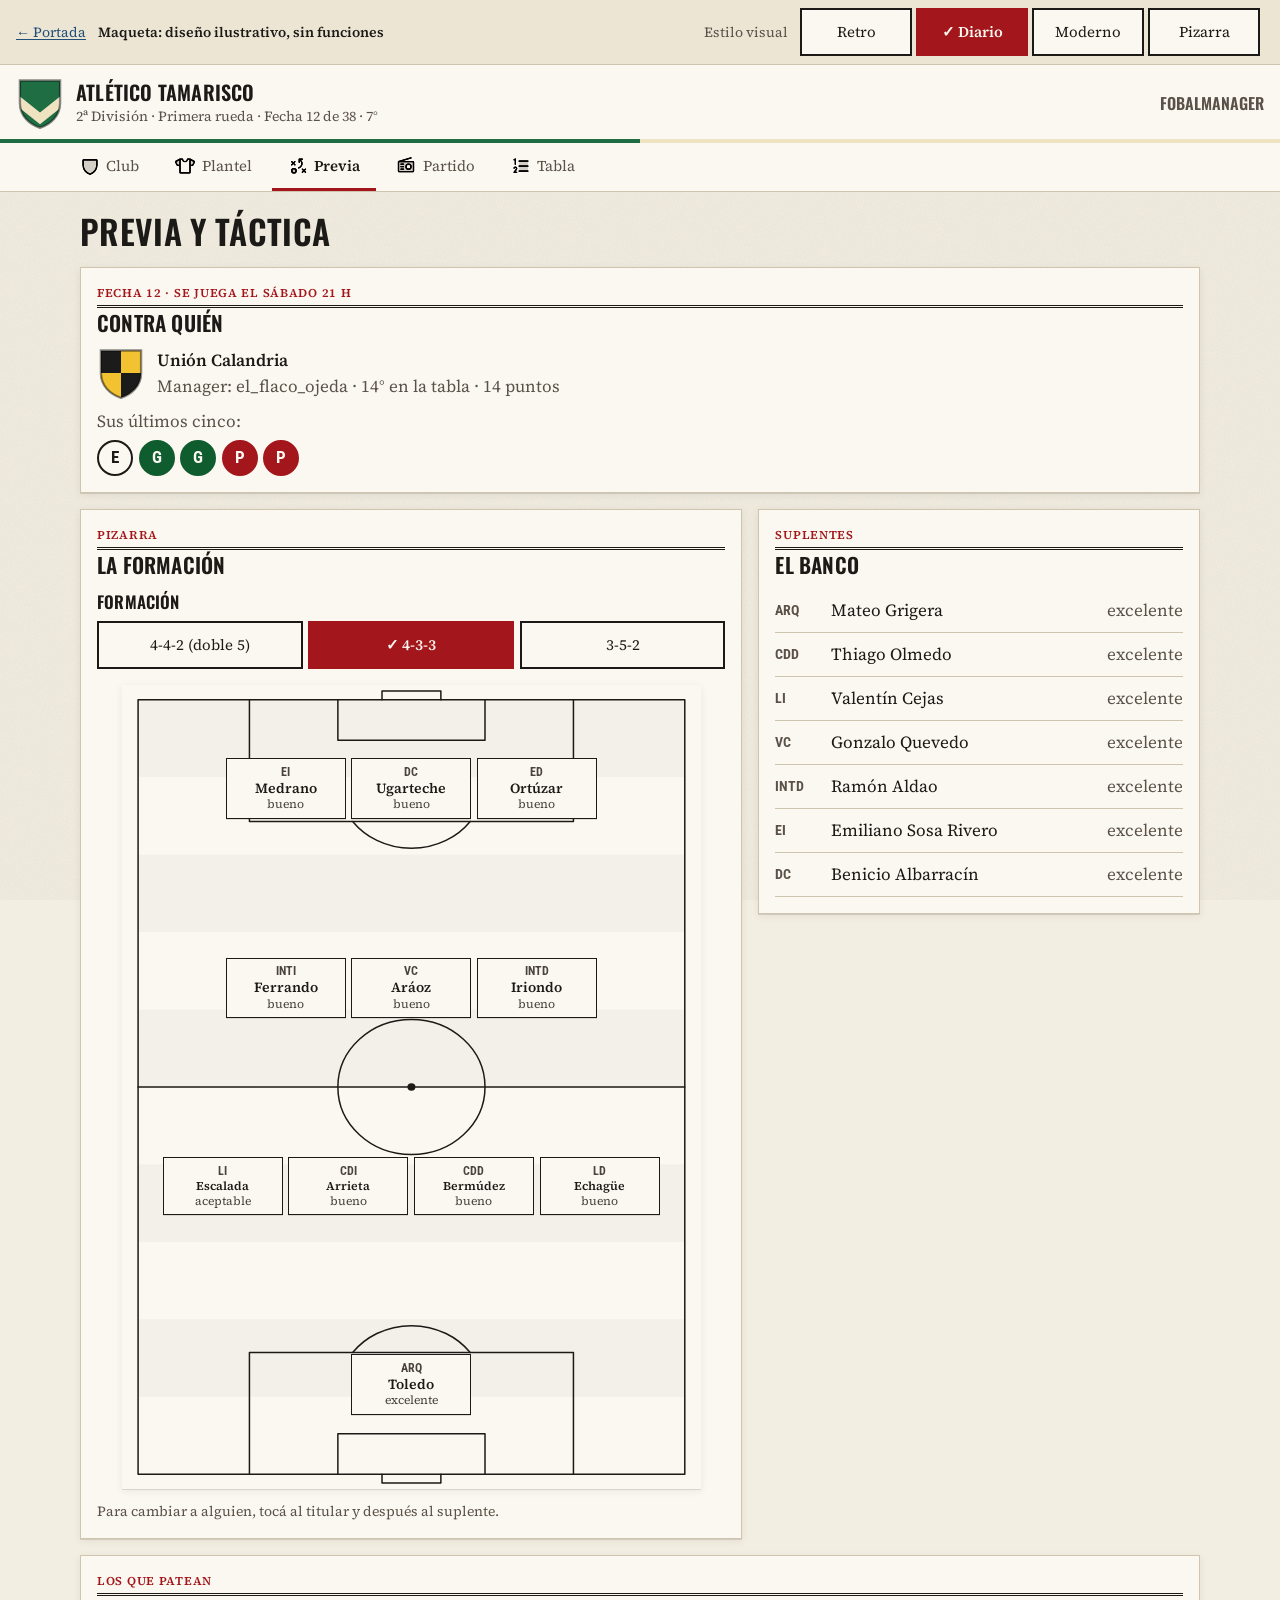
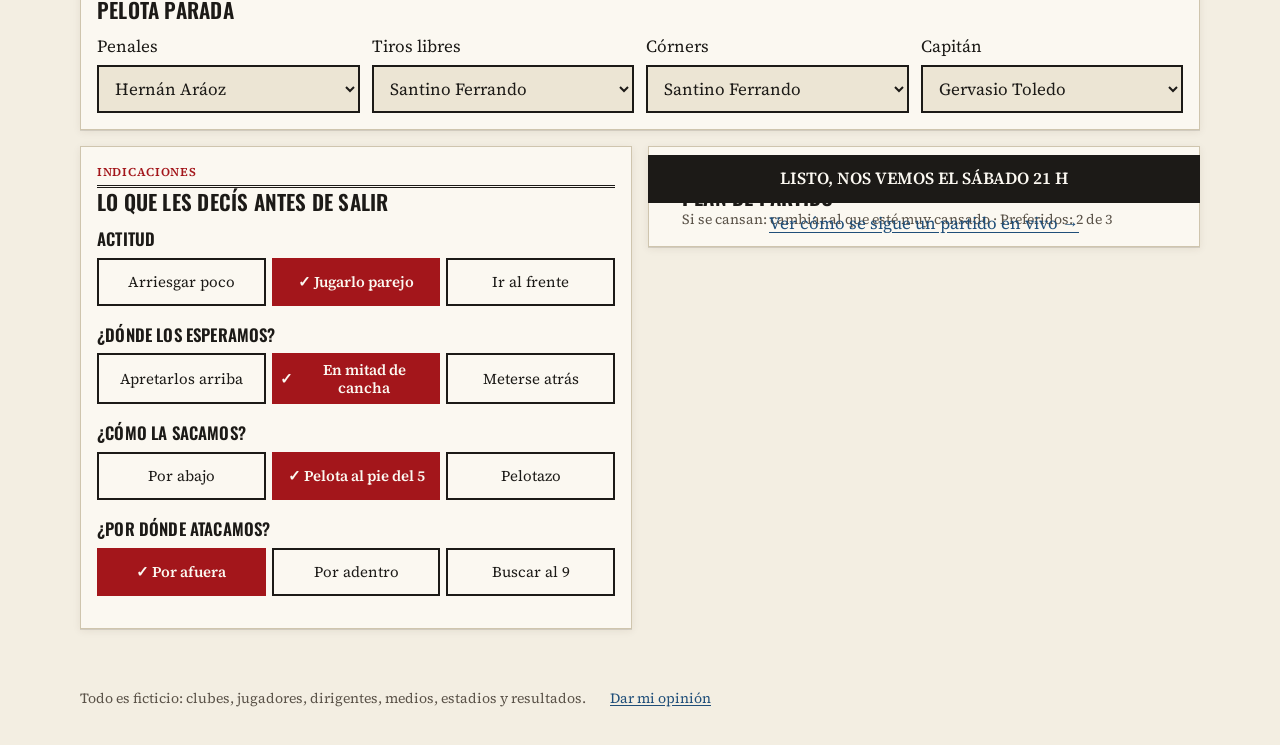
<file: previa.html>
<!doctype html>
<html lang="es-AR" style="--club-1:#1f6e43;--club-2:#efe3c2;--club-base:#1f6e43;--club-acento:#efe3c2">
<head>
<meta charset="utf-8">
<meta name="viewport" content="width=device-width, initial-scale=1, viewport-fit=cover">
<title>Previa y táctica · Fobalmanager (maqueta)</title>
<meta name="description" content="Maqueta visual de Fobalmanager, un manager de fútbol en el navegador. Diseño ilustrativo, sin funciones.">
<script>(function(){var T=["retro", "diario", "moderno", "pizarra"],F={"retro": "css/fuentes-retro.css", "diario": "css/fuentes-diario.css", "moderno": "css/fuentes-moderno.css", "pizarra": "css/fuentes-pizarra.css"},t=null;try{var q=new URLSearchParams(location.search).get("tema");if(T.indexOf(q)>=0){t=q;localStorage.setItem("fm-tema",q)}else{t=localStorage.getItem("fm-tema")}}catch(x){}if(T.indexOf(t)<0){t=T[Math.floor(Math.random()*T.length)];try{localStorage.setItem("fm-tema",t)}catch(x){}}document.documentElement.dataset.tema=t;var c={};try{if(localStorage.getItem("fm-invertir-club")==="1")document.documentElement.dataset.invertirClub=""}catch(x){}window.fmFuentes=function(k){if(c[k])return;c[k]=1;var l=document.createElement("link");l.rel="stylesheet";l.href=F[k];document.head.appendChild(l)};window.fmFuentes(t)})();</script>
<link rel="stylesheet" href="css/temas.css">
<link rel="stylesheet" href="css/base.css">
</head>
<body class="previa-pantalla">
<!-- Íconos: Phosphor Icons (MIT), Copyright (c) 2023 Phosphor Icons. Ver LICENCIAS.md --><svg width="0" height="0" style="position:absolute" aria-hidden="true"><symbol id="ph-list-numbers-duotone" viewBox="0 0 256 256"><path d="M216,64V192H104V64Z" class="ic-fondo"/><path d="M224,128a8,8,0,0,1-8,8H104a8,8,0,0,1,0-16H216A8,8,0,0,1,224,128ZM104,72H216a8,8,0,0,0,0-16H104a8,8,0,0,0,0,16ZM216,184H104a8,8,0,0,0,0,16H216a8,8,0,0,0,0-16ZM43.58,55.16,48,52.94V104a8,8,0,0,0,16,0V40a8,8,0,0,0-11.58-7.16l-16,8a8,8,0,0,0,7.16,14.32ZM79.77,156.72a23.73,23.73,0,0,0-9.6-15.95,24.86,24.86,0,0,0-34.11,4.7,23.63,23.63,0,0,0-3.57,6.46,8,8,0,1,0,15,5.47,7.84,7.84,0,0,1,1.18-2.13,8.76,8.76,0,0,1,12-1.59A7.91,7.91,0,0,1,63.93,159a7.64,7.64,0,0,1-1.57,5.78,1,1,0,0,0-.08.11L33.59,203.21A8,8,0,0,0,40,216H72a8,8,0,0,0,0-16H56l19.08-25.53A23.47,23.47,0,0,0,79.77,156.72Z"/></symbol><symbol id="ph-list-numbers-light" viewBox="0 0 256 256"><path d="M222,128a6,6,0,0,1-6,6H104a6,6,0,0,1,0-12H216A6,6,0,0,1,222,128ZM104,70H216a6,6,0,0,0,0-12H104a6,6,0,0,0,0,12ZM216,186H104a6,6,0,0,0,0,12H216a6,6,0,0,0,0-12ZM42.68,53.37,50,49.71V104a6,6,0,0,0,12,0V40a6,6,0,0,0-8.68-5.37l-16,8a6,6,0,0,0,5.36,10.74ZM72,202H52l21.48-28.74A21.5,21.5,0,0,0,77.79,157,21.75,21.75,0,0,0,69,142.38a22.86,22.86,0,0,0-31.35,4.31,22.18,22.18,0,0,0-3.28,5.92,6,6,0,0,0,11.28,4.11,9.87,9.87,0,0,1,1.48-2.67,10.78,10.78,0,0,1,14.78-2,9.89,9.89,0,0,1,4,6.61,9.64,9.64,0,0,1-2,7.28l-.06.09L35.2,204.41A6,6,0,0,0,40,214H72a6,6,0,0,0,0-12Z"/></symbol><symbol id="ph-list-numbers-regular" viewBox="0 0 256 256"><path d="M224,128a8,8,0,0,1-8,8H104a8,8,0,0,1,0-16H216A8,8,0,0,1,224,128ZM104,72H216a8,8,0,0,0,0-16H104a8,8,0,0,0,0,16ZM216,184H104a8,8,0,0,0,0,16H216a8,8,0,0,0,0-16ZM43.58,55.16,48,52.94V104a8,8,0,0,0,16,0V40a8,8,0,0,0-11.58-7.16l-16,8a8,8,0,0,0,7.16,14.32ZM79.77,156.72a23.73,23.73,0,0,0-9.6-15.95,24.86,24.86,0,0,0-34.11,4.7,23.63,23.63,0,0,0-3.57,6.46,8,8,0,1,0,15,5.47,7.84,7.84,0,0,1,1.18-2.13,8.76,8.76,0,0,1,12-1.59A7.91,7.91,0,0,1,63.93,159a7.64,7.64,0,0,1-1.57,5.78,1,1,0,0,0-.08.11L33.59,203.21A8,8,0,0,0,40,216H72a8,8,0,0,0,0-16H56l19.08-25.53A23.47,23.47,0,0,0,79.77,156.72Z"/></symbol><symbol id="ph-radio-duotone" viewBox="0 0 256 256"><path d="M216,72H32V192a8,8,0,0,0,8,8H216a8,8,0,0,0,8-8V80A8,8,0,0,0,216,72Zm-56,96a32,32,0,1,1,32-32A32,32,0,0,1,160,168Z" class="ic-fondo"/><path d="M104,168a8,8,0,0,1-8,8H64a8,8,0,0,1,0-16H96A8,8,0,0,1,104,168Zm-8-40H64a8,8,0,0,0,0,16H96a8,8,0,0,0,0-16Zm0-32H64a8,8,0,0,0,0,16H96a8,8,0,0,0,0-16ZM232,80V192a16,16,0,0,1-16,16H40a16,16,0,0,1-16-16V72a8,8,0,0,1,5.7-7.66l160-48a8,8,0,0,1,4.6,15.33L86.51,64H216A16,16,0,0,1,232,80ZM216,192V80H40V192H216Zm-16-56a40,40,0,1,1-40-40A40,40,0,0,1,200,136Zm-16,0a24,24,0,1,0-24,24A24,24,0,0,0,184,136Z"/></symbol><symbol id="ph-radio-light" viewBox="0 0 256 256"><path d="M102,104a6,6,0,0,1-6,6H64a6,6,0,0,1,0-12H96A6,6,0,0,1,102,104Zm-6,26H64a6,6,0,0,0,0,12H96a6,6,0,0,0,0-12Zm0,32H64a6,6,0,0,0,0,12H96a6,6,0,0,0,0-12ZM230,80V192a14,14,0,0,1-14,14H40a14,14,0,0,1-14-14V72a6,6,0,0,1,4.28-5.75l160-48a6,6,0,0,1,3.44,11.5L72.88,66H216A14,14,0,0,1,230,80Zm-12,0a2,2,0,0,0-2-2H38V192a2,2,0,0,0,2,2H216a2,2,0,0,0,2-2Zm-20,56a38,38,0,1,1-38-38A38,38,0,0,1,198,136Zm-12,0a26,26,0,1,0-26,26A26,26,0,0,0,186,136Z"/></symbol><symbol id="ph-radio-regular" viewBox="0 0 256 256"><path d="M104,168a8,8,0,0,1-8,8H64a8,8,0,0,1,0-16H96A8,8,0,0,1,104,168Zm-8-40H64a8,8,0,0,0,0,16H96a8,8,0,0,0,0-16Zm0-32H64a8,8,0,0,0,0,16H96a8,8,0,0,0,0-16ZM232,80V192a16,16,0,0,1-16,16H40a16,16,0,0,1-16-16V72a8,8,0,0,1,5.7-7.66l160-48a8,8,0,0,1,4.6,15.33L86.51,64H216A16,16,0,0,1,232,80ZM216,192V80H40V192H216Zm-16-56a40,40,0,1,1-40-40A40,40,0,0,1,200,136Zm-16,0a24,24,0,1,0-24,24A24,24,0,0,0,184,136Z"/></symbol><symbol id="ph-shield-duotone" viewBox="0 0 256 256"><path d="M216,56v56c0,96-88,120-88,120S40,208,40,112V56a8,8,0,0,1,8-8H208A8,8,0,0,1,216,56Z" class="ic-fondo"/><path d="M208,40H48A16,16,0,0,0,32,56v56c0,52.72,25.52,84.67,46.93,102.19,23.06,18.86,46,25.27,47,25.53a8,8,0,0,0,4.2,0c1-.26,23.91-6.67,47-25.53C198.48,196.67,224,164.72,224,112V56A16,16,0,0,0,208,40Zm0,72c0,37.07-13.66,67.16-40.6,89.42A129.3,129.3,0,0,1,128,223.62a128.25,128.25,0,0,1-38.92-21.81C61.82,179.51,48,149.3,48,112l0-56,160,0Z"/></symbol><symbol id="ph-shield-light" viewBox="0 0 256 256"><path d="M208,42H48A14,14,0,0,0,34,56v56c0,51.94,25.12,83.4,46.2,100.64,22.73,18.6,45.27,24.89,46.22,25.15a6,6,0,0,0,3.16,0c.95-.26,23.49-6.55,46.22-25.15C196.88,195.4,222,163.94,222,112V56A14,14,0,0,0,208,42Zm2,70c0,37.76-13.94,68.39-41.44,91.06A131.17,131.17,0,0,1,128,225.72a130.94,130.94,0,0,1-40.56-22.66C59.94,180.39,46,149.76,46,112V56a2,2,0,0,1,2-2H208a2,2,0,0,1,2,2Z"/></symbol><symbol id="ph-shield-regular" viewBox="0 0 256 256"><path d="M208,40H48A16,16,0,0,0,32,56v56c0,52.72,25.52,84.67,46.93,102.19,23.06,18.86,46,25.27,47,25.53a8,8,0,0,0,4.2,0c1-.26,23.91-6.67,47-25.53C198.48,196.67,224,164.72,224,112V56A16,16,0,0,0,208,40Zm0,72c0,37.07-13.66,67.16-40.6,89.42A129.3,129.3,0,0,1,128,223.62a128.25,128.25,0,0,1-38.92-21.81C61.82,179.51,48,149.3,48,112l0-56,160,0Z"/></symbol><symbol id="ph-strategy-duotone" viewBox="0 0 256 256"><path d="M104,188a28,28,0,1,1-28-28A28,28,0,0,1,104,188Z" class="ic-fondo"/><path d="M76,152a36,36,0,1,0,36,36A36,36,0,0,0,76,152Zm0,56a20,20,0,1,1,20-20A20,20,0,0,1,76,208ZM42.34,106.34,56.69,92,42.34,77.66A8,8,0,0,1,53.66,66.34L68,80.69,82.34,66.34A8,8,0,0,1,93.66,77.66L79.31,92l14.35,14.34a8,8,0,0,1-11.32,11.32L68,103.31,53.66,117.66a8,8,0,0,1-11.32-11.32Zm187.32,96a8,8,0,0,1-11.32,11.32L204,199.31l-14.34,14.35a8,8,0,0,1-11.32-11.32L192.69,188l-14.35-14.34a8,8,0,0,1,11.32-11.32L204,176.69l14.34-14.35a8,8,0,0,1,11.32,11.32L215.31,188Zm-45.19-89.51c-6.18,22.33-25.32,41.63-46.53,46.93A8.13,8.13,0,0,1,136,160a8,8,0,0,1-1.93-15.76c15.63-3.91,30.35-18.91,35-35.68,3.19-11.5,3.22-29-14.71-46.9L152,59.31V80a8,8,0,0,1-16,0V40a8,8,0,0,1,8-8h40a8,8,0,0,1,0,16H163.31l2.35,2.34C183.9,68.59,190.58,90.78,184.47,112.83Z"/></symbol><symbol id="ph-strategy-light" viewBox="0 0 256 256"><path d="M76,154a34,34,0,1,0,34,34A34,34,0,0,0,76,154Zm0,56a22,22,0,1,1,22-22A22,22,0,0,1,76,210ZM43.76,107.76,59.52,92,43.76,76.24a6,6,0,0,1,8.48-8.48L68,83.52,83.76,67.76a6,6,0,0,1,8.48,8.48L76.48,92l15.76,15.76a6,6,0,1,1-8.48,8.48L68,100.48,52.24,116.24a6,6,0,0,1-8.48-8.48Zm184.48,96a6,6,0,1,1-8.48,8.48L204,196.48l-15.76,15.76a6,6,0,0,1-8.48-8.48L195.52,188l-15.76-15.76a6,6,0,0,1,8.48-8.48L204,179.52l15.76-15.76a6,6,0,0,1,8.48,8.48L212.48,188ZM182.55,112.3c-6,21.66-24.55,40.38-45.09,45.52A6.14,6.14,0,0,1,136,158a6,6,0,0,1-1.46-11.82c16.29-4.07,31.62-19.67,36.44-37.09,3.33-12,3.39-30.24-15.22-48.85L150,54.48V80a6,6,0,0,1-12,0V40a6,6,0,0,1,6-6h40a6,6,0,0,1,0,12H158.48l5.76,5.76C182,69.47,188.45,91,182.55,112.3Z"/></symbol><symbol id="ph-strategy-regular" viewBox="0 0 256 256"><path d="M76,152a36,36,0,1,0,36,36A36,36,0,0,0,76,152Zm0,56a20,20,0,1,1,20-20A20,20,0,0,1,76,208ZM42.34,106.34,56.69,92,42.34,77.66A8,8,0,0,1,53.66,66.34L68,80.69,82.34,66.34A8,8,0,0,1,93.66,77.66L79.31,92l14.35,14.34a8,8,0,0,1-11.32,11.32L68,103.31,53.66,117.66a8,8,0,0,1-11.32-11.32Zm187.32,96a8,8,0,0,1-11.32,11.32L204,199.31l-14.34,14.35a8,8,0,0,1-11.32-11.32L192.69,188l-14.35-14.34a8,8,0,0,1,11.32-11.32L204,176.69l14.34-14.35a8,8,0,0,1,11.32,11.32L215.31,188Zm-45.19-89.51c-6.18,22.33-25.32,41.63-46.53,46.93A8.13,8.13,0,0,1,136,160a8,8,0,0,1-1.93-15.76c15.63-3.91,30.35-18.91,35-35.68,3.19-11.5,3.22-29-14.71-46.9L152,59.31V80a8,8,0,0,1-16,0V40a8,8,0,0,1,8-8h40a8,8,0,0,1,0,16H163.31l2.35,2.34C183.9,68.59,190.58,90.78,184.47,112.83Z"/></symbol><symbol id="ph-t-shirt-duotone" viewBox="0 0 256 256"><path d="M247.11,78.77l-19.27,36.81a8.44,8.44,0,0,1-7.5,4.42H192V40l51.78,28.25A7.81,7.81,0,0,1,247.11,78.77Zm-238.22,0,19.27,36.81a8.44,8.44,0,0,0,7.5,4.42H64V40L12.22,68.25A7.81,7.81,0,0,0,8.89,78.77Z" class="ic-fondo"/><path d="M247.59,61.22,195.83,33A8,8,0,0,0,192,32H160a8,8,0,0,0-8,8,24,24,0,0,1-48,0,8,8,0,0,0-8-8H64a8,8,0,0,0-3.84,1L8.41,61.22A15.76,15.76,0,0,0,1.82,82.48l19.27,36.81A16.37,16.37,0,0,0,35.67,128H56v80a16,16,0,0,0,16,16H184a16,16,0,0,0,16-16V128h20.34a16.37,16.37,0,0,0,14.58-8.71l19.27-36.81A15.76,15.76,0,0,0,247.59,61.22ZM35.67,112a.62.62,0,0,1-.41-.13L16.09,75.26,56,53.48V112ZM184,208H72V48h16.8a40,40,0,0,0,78.38,0H184Zm36.75-96.14a.55.55,0,0,1-.41.14H200V53.48l39.92,21.78Z"/></symbol><symbol id="ph-t-shirt-light" viewBox="0 0 256 256"><path d="M246.64,63,194.87,34.74A5.93,5.93,0,0,0,192,34H160a6,6,0,0,0-6,6,26,26,0,0,1-52,0,6,6,0,0,0-6-6H64a5.93,5.93,0,0,0-2.88.74L9.36,63A13.77,13.77,0,0,0,3.58,81.55l19.28,36.81A14.38,14.38,0,0,0,35.67,126H58v82a14,14,0,0,0,14,14H184a14,14,0,0,0,14-14V126h22.34a14.38,14.38,0,0,0,12.81-7.64l19.28-36.81A13.77,13.77,0,0,0,246.64,63Zm-211,51a2.42,2.42,0,0,1-2.18-1.21L14.21,76a1.82,1.82,0,0,1,.9-2.47L58,50.11V114ZM186,208a2,2,0,0,1-2,2H72a2,2,0,0,1-2-2V46H90.48a38,38,0,0,0,75,0H186Zm55.8-132-19.28,36.8a2.42,2.42,0,0,1-2.18,1.21H198V50.11l42.9,23.4A1.83,1.83,0,0,1,241.79,76Z"/></symbol><symbol id="ph-t-shirt-regular" viewBox="0 0 256 256"><path d="M247.59,61.22,195.83,33A8,8,0,0,0,192,32H160a8,8,0,0,0-8,8,24,24,0,0,1-48,0,8,8,0,0,0-8-8H64a8,8,0,0,0-3.84,1L8.41,61.22A15.76,15.76,0,0,0,1.82,82.48l19.27,36.81A16.37,16.37,0,0,0,35.67,128H56v80a16,16,0,0,0,16,16H184a16,16,0,0,0,16-16V128h20.34a16.37,16.37,0,0,0,14.58-8.71l19.27-36.81A15.76,15.76,0,0,0,247.59,61.22ZM35.67,112a.62.62,0,0,1-.41-.13L16.09,75.26,56,53.48V112ZM184,208H72V48h16.8a40,40,0,0,0,78.38,0H184Zm36.75-96.14a.55.55,0,0,1-.41.14H200V53.48l39.92,21.78Z"/></symbol></svg>
<div class="barra-maqueta"><p class="aviso"><a href="index.html">← Portada</a><strong>Maqueta: diseño ilustrativo, sin funciones</strong></p><fieldset class="selector-tema"><legend>Estilo visual</legend><label><input type="radio" name="tema" value="retro">Retro</label><label><input type="radio" name="tema" value="diario">Diario</label><label><input type="radio" name="tema" value="moderno">Moderno</label><label><input type="radio" name="tema" value="pizarra">Pizarra</label><label class="invertir-club"><input type="checkbox" name="invertir-club">Invertir colores del club</label></fieldset></div>
<header class="club" style="--club-1:#1f6e43;--club-2:#efe3c2"><svg class="escudo" viewBox="0 0 40 46" role="img" aria-label="Escudo de Atlético Tamarisco"><clipPath id="e17"><path d="M3 3h34v19c0 11-8 18-17 21C11 40 3 33 3 22z"/></clipPath><g clip-path="url(#e17)"><rect width="40" height="46" fill="#1f6e43"/><path d="M0 14 20 30 40 14v10L20 40 0 24z" fill="#efe3c2"/></g><path d="M3 3h34v19c0 11-8 18-17 21C11 40 3 33 3 22z" fill="none" stroke="#000" stroke-opacity=".45" stroke-width="2"/></svg><div><p class="nombre">Atlético Tamarisco</p><p class="contexto"><span class="nw">2ª División ·</span> <span class="nw">Primera rueda ·</span> <span class="nw">Fecha 12 de 38 ·</span> <span class="nw">7°</span></p></div><a class="marca" href="index.html">Fobalmanager</a></header><nav class="pantallas" aria-label="Pantallas de la maqueta"><ul><li><a href="club.html"><svg class="icono" viewBox="0 0 256 256" aria-hidden="true" focusable="false"><use class="ic-duotone" href="#ph-shield-duotone"/><use class="ic-light" href="#ph-shield-light"/><use class="ic-regular" href="#ph-shield-regular"/></svg><span>Club</span></a></li><li><a href="plantel.html"><svg class="icono" viewBox="0 0 256 256" aria-hidden="true" focusable="false"><use class="ic-duotone" href="#ph-t-shirt-duotone"/><use class="ic-light" href="#ph-t-shirt-light"/><use class="ic-regular" href="#ph-t-shirt-regular"/></svg><span>Plantel</span></a></li><li><a href="previa.html" aria-current="page"><svg class="icono" viewBox="0 0 256 256" aria-hidden="true" focusable="false"><use class="ic-duotone" href="#ph-strategy-duotone"/><use class="ic-light" href="#ph-strategy-light"/><use class="ic-regular" href="#ph-strategy-regular"/></svg><span>Previa</span></a></li><li><a href="partido.html"><svg class="icono" viewBox="0 0 256 256" aria-hidden="true" focusable="false"><use class="ic-duotone" href="#ph-radio-duotone"/><use class="ic-light" href="#ph-radio-light"/><use class="ic-regular" href="#ph-radio-regular"/></svg><span>Partido</span></a></li><li><a href="tabla.html"><svg class="icono" viewBox="0 0 256 256" aria-hidden="true" focusable="false"><use class="ic-duotone" href="#ph-list-numbers-duotone"/><use class="ic-light" href="#ph-list-numbers-light"/><use class="ic-regular" href="#ph-list-numbers-regular"/></svg><span>Tabla</span></a></li></ul></nav>

<main id="contenido">
<h1 class="titulo-pantalla">Previa y táctica</h1>
<section class="seccion "><header><span class="volanta">Fecha 12 · se juega el sábado 21 h</span><h2>Contra quién</h2></header><div class="rival-previa"><svg class="escudo" viewBox="0 0 40 46" role="img" aria-label="Escudo de Unión Calandria"><clipPath id="e16"><path d="M3 3h34v19c0 11-8 18-17 21C11 40 3 33 3 22z"/></clipPath><g clip-path="url(#e16)"><rect width="40" height="46" fill="#1b1b1b"/><path d="M20 0h20v22H20zM0 22h20v24H0z" fill="#f2c230"/></g><path d="M3 3h34v19c0 11-8 18-17 21C11 40 3 33 3 22z" fill="none" stroke="#000" stroke-opacity=".45" stroke-width="2"/></svg>
<div><b>Unión Calandria</b><br><span class="suave">Manager: el_flaco_ojeda · 14° en la tabla · 14 puntos</span></div></div>
<p class="suave" style="margin:0 0 .35rem">Sus últimos cinco:</p><ol class="racha" aria-label="Últimos cinco partidos, del más viejo al más reciente"><li class="E"><span aria-hidden="true">E</span><span class="sr">empatado</span></li><li class="G"><span aria-hidden="true">G</span><span class="sr">ganado</span></li><li class="G"><span aria-hidden="true">G</span><span class="sr">ganado</span></li><li class="P"><span aria-hidden="true">P</span><span class="sr">perdido</span></li><li class="P"><span aria-hidden="true">P</span><span class="sr">perdido</span></li></ol></section>
<div class="previa-cancha"><section class="seccion seccion-formacion" id="formacion"><header><span class="volanta">Pizarra</span><h2>La formación</h2></header><fieldset class="opciones"><legend>Formación</legend><div class="lista"><label class="opcion"><input type="radio" name="formacion" value="442"><span>4-4-2 (doble 5)</span></label><label class="opcion"><input type="radio" name="formacion" value="433" checked><span>4-3-3</span></label><label class="opcion"><input type="radio" name="formacion" value="352"><span>3-5-2</span></label></div></fieldset><div class="cancha-formacion"><svg class="cancha-svg" viewBox="0 0 720 1090" preserveAspectRatio="none" aria-hidden="true" focusable="false"><rect class="cesped" x="0" y="0" width="720" height="1090"/><rect class="franja" x="20" y="20" width="680" height="105"/><rect class="franja" x="20" y="230" width="680" height="105"/><rect class="franja" x="20" y="440" width="680" height="105"/><rect class="franja" x="20" y="650" width="680" height="105"/><rect class="franja" x="20" y="860" width="680" height="105"/><path class="cal" d="M20 20 L20 1070 L700 1070 L700 20 L20 20"/><path class="cal" d="M20 545 L700 545"/><path class="cal" d="M158.5 20 L158.5 185 L561.5 185 L561.5 20"/><path class="cal" d="M268.5 20 L268.5 75 L451.5 75 L451.5 20"/><path class="cal" d="M323.4 20 L323.4 8 L396.6 8 L396.6 20"/><path class="cal" d="M286.9 185A91.5 91.5 0 0 0 433.1 185"/><path class="cal" d="M158.5 1070 L158.5 905 L561.5 905 L561.5 1070"/><path class="cal" d="M268.5 1070 L268.5 1015 L451.5 1015 L451.5 1070"/><path class="cal" d="M323.4 1070 L323.4 1082 L396.6 1082 L396.6 1070"/><path class="cal" d="M286.9 905A91.5 91.5 0 0 1 433.1 905"/><circle class="cal" cx="360" cy="545" r="91.5"/><circle class="cal-punto" cx="360" cy="545" r="5"/><circle class="cal-punto" cx="360" cy="130" r="5"/><circle class="cal-punto" cx="360" cy="960" r="5"/></svg>
<div class="pizarra" role="group" aria-label="Once titular por líneas, del ataque al arco, con la frescura de cada uno"><div class="linea-pizarra"><span class="sr">Ataque</span><ul><li class="ficha-pizarra"><span class="sigla">EI</span><b>Medrano</b><span class="frescura">bueno</span></li><li class="ficha-pizarra"><span class="sigla">DC</span><b>Ugarteche</b><span class="frescura">bueno</span></li><li class="ficha-pizarra"><span class="sigla">ED</span><b>Ortúzar</b><span class="frescura">bueno</span></li></ul></div><div class="linea-pizarra"><span class="sr">Medio</span><ul><li class="ficha-pizarra"><span class="sigla">INTI</span><b>Ferrando</b><span class="frescura">bueno</span></li><li class="ficha-pizarra"><span class="sigla">VC</span><b>Aráoz</b><span class="frescura">bueno</span></li><li class="ficha-pizarra"><span class="sigla">INTD</span><b>Iriondo</b><span class="frescura">bueno</span></li></ul></div><div class="linea-pizarra"><span class="sr">Defensa</span><ul><li class="ficha-pizarra"><span class="sigla">LI</span><b>Escalada</b><span class="frescura">aceptable</span></li><li class="ficha-pizarra"><span class="sigla">CDI</span><b>Arrieta</b><span class="frescura">bueno</span></li><li class="ficha-pizarra"><span class="sigla">CDD</span><b>Bermúdez</b><span class="frescura">bueno</span></li><li class="ficha-pizarra"><span class="sigla">LD</span><b>Echagüe</b><span class="frescura">bueno</span></li></ul></div><div class="linea-pizarra"><span class="sr">Arco</span><ul><li class="ficha-pizarra"><span class="sigla">ARQ</span><b>Toledo</b><span class="frescura">excelente</span></li></ul></div></div></div>
<p class="suave nota-cancha">Para cambiar a alguien, tocá al titular y después al suplente.</p></section><section class="seccion seccion-banco"><header><span class="volanta">Suplentes</span><h2>El banco</h2></header><ul class="banco"><li><span class="sigla">ARQ</span><span>Mateo Grigera</span><span class="suave">excelente</span></li><li><span class="sigla">CDD</span><span>Thiago Olmedo</span><span class="suave">excelente</span></li><li><span class="sigla">LI</span><span>Valentín Cejas</span><span class="suave">excelente</span></li><li><span class="sigla">VC</span><span>Gonzalo Quevedo</span><span class="suave">excelente</span></li><li><span class="sigla">INTD</span><span>Ramón Aldao</span><span class="suave">excelente</span></li><li><span class="sigla">EI</span><span>Emiliano Sosa Rivero</span><span class="suave">excelente</span></li><li><span class="sigla">DC</span><span>Benicio Albarracín</span><span class="suave">excelente</span></li></ul></section></div>
<section class="seccion seccion-pelota"><header><span class="volanta">Los que patean</span><h2>Pelota parada</h2></header><div class="pelota-parada"><div class="fila-select"><label for="pp-penales">Penales</label><select id="pp-penales"><option>que lo decida el asistente</option><option>Gervasio Toledo</option><option>Martín Echagüe</option><option>Lisandro Bermúdez</option><option>Facundo Arrieta</option><option>Bruno Escalada</option><option selected>Hernán Aráoz</option><option>Ezequiel Iriondo</option><option>Santino Ferrando</option><option>Lautaro Ortúzar</option><option>Joaquín Medrano</option><option>Ignacio Ugarteche</option></select></div><div class="fila-select"><label for="pp-tiros-libres">Tiros libres</label><select id="pp-tiros-libres"><option>que lo decida el asistente</option><option>Gervasio Toledo</option><option>Martín Echagüe</option><option>Lisandro Bermúdez</option><option>Facundo Arrieta</option><option>Bruno Escalada</option><option>Hernán Aráoz</option><option>Ezequiel Iriondo</option><option selected>Santino Ferrando</option><option>Lautaro Ortúzar</option><option>Joaquín Medrano</option><option>Ignacio Ugarteche</option></select></div><div class="fila-select"><label for="pp-corners">Córners</label><select id="pp-corners"><option>que lo decida el asistente</option><option>Gervasio Toledo</option><option>Martín Echagüe</option><option>Lisandro Bermúdez</option><option>Facundo Arrieta</option><option>Bruno Escalada</option><option>Hernán Aráoz</option><option>Ezequiel Iriondo</option><option selected>Santino Ferrando</option><option>Lautaro Ortúzar</option><option>Joaquín Medrano</option><option>Ignacio Ugarteche</option></select></div><div class="fila-select"><label for="pp-capitan">Capitán</label><select id="pp-capitan"><option>que lo decida el asistente</option><option selected>Gervasio Toledo</option><option>Martín Echagüe</option><option>Lisandro Bermúdez</option><option>Facundo Arrieta</option><option>Bruno Escalada</option><option>Hernán Aráoz</option><option>Ezequiel Iriondo</option><option>Santino Ferrando</option><option>Lautaro Ortúzar</option><option>Joaquín Medrano</option><option>Ignacio Ugarteche</option></select></div></div></section>
<div class="grilla"><div><section class="seccion "><header><span class="volanta">Indicaciones</span><h2>Lo que les decís antes de salir</h2></header><fieldset class="opciones"><legend>Actitud</legend><div class="lista"><label class="opcion"><input type="radio" name="actitud" value="arriesgar_poco"><span>Arriesgar poco</span></label><label class="opcion"><input type="radio" name="actitud" value="jugarlo_parejo" checked><span>Jugarlo parejo</span></label><label class="opcion"><input type="radio" name="actitud" value="ir_al_frente"><span>Ir al frente</span></label></div></fieldset><fieldset class="opciones"><legend>¿Dónde los esperamos?</legend><div class="lista"><label class="opcion"><input type="radio" name="donde" value="arriba"><span>Apretarlos arriba</span></label><label class="opcion"><input type="radio" name="donde" value="mitad" checked><span>En mitad de cancha</span></label><label class="opcion"><input type="radio" name="donde" value="atras"><span>Meterse atrás</span></label></div></fieldset><fieldset class="opciones"><legend>¿Cómo la sacamos?</legend><div class="lista"><label class="opcion"><input type="radio" name="salida" value="abajo"><span>Por abajo</span></label><label class="opcion"><input type="radio" name="salida" value="al5" checked><span>Pelota al pie del 5</span></label><label class="opcion"><input type="radio" name="salida" value="pelotazo"><span>Pelotazo</span></label></div></fieldset><fieldset class="opciones"><legend>¿Por dónde atacamos?</legend><div class="lista"><label class="opcion"><input type="radio" name="ataque" value="afuera" checked><span>Por afuera</span></label><label class="opcion"><input type="radio" name="ataque" value="adentro"><span>Por adentro</span></label><label class="opcion"><input type="radio" name="ataque" value="al9"><span>Buscar al 9</span></label></div></fieldset></section></div>
<div><details class="plan seccion">
<summary><span><span class="volanta">Por si acaso</span><h2>Plan de partido</h2><span class="resumen-plan">Si se cansan: cambiar al que esté muy cansado · Preferidos: 2 de 3</span></span></summary>
<div class="grilla" style="gap:.75rem">
<div class="fila-select"><label for="ganando">Si vamos ganando</label><select id="ganando"><option>que lo decida el asistente</option><option selected>Arriesgar poco</option><option>Jugarlo parejo</option><option>Ir al frente</option></select></div>
<div class="fila-select"><label for="perdiendo">Si vamos perdiendo</label><select id="perdiendo"><option>que lo decida el asistente</option><option>Arriesgar poco</option><option>Jugarlo parejo</option><option selected>Ir al frente</option></select></div>
<div class="fila-select"><label for="cansancio">Si se cansan, cambiar al que esté…</label><select id="cansancio"><option>cansado</option><option selected>muy cansado</option><option>fundido</option><option>que lo decida el asistente</option></select></div>
<div class="fila-select"><label for="pref-def">Si sale un defensor, entra…</label><select id="pref-def"><option>que lo decida el asistente</option><option selected>Thiago Olmedo</option><option>Valentín Cejas</option></select></div>
<div class="fila-select"><label for="pref-med">Si sale un volante, entra…</label><select id="pref-med"><option>que lo decida el asistente</option><option selected>Gonzalo Quevedo</option><option>Ramón Aldao</option></select></div>
<div class="fila-select"><label for="pref-del">Si sale un delantero, entra…</label><select id="pref-del"><option selected>que lo decida el asistente</option><option>Emiliano Sosa Rivero</option><option>Benicio Albarracín</option></select></div>
</div></details>
<div class="a-la-cancha"><a class="boton principal ancho" href="#" data-maqueta>Listo, nos vemos el sábado 21 h</a>
<p class="suave"><a href="partido.html">Ver cómo se sigue un partido en vivo →</a></p></div></div></div>
</main>
<footer class="pie"><span>Todo es ficticio: clubes, jugadores, dirigentes, medios, estadios y resultados.</span><a href="#" data-opinion>Dar mi opinión</a></footer>
<div class="aviso-maqueta" id="estado-maqueta" role="status" aria-live="polite"></div>
<script src="js/maqueta.js" defer></script>
</body>
</html>
</file>
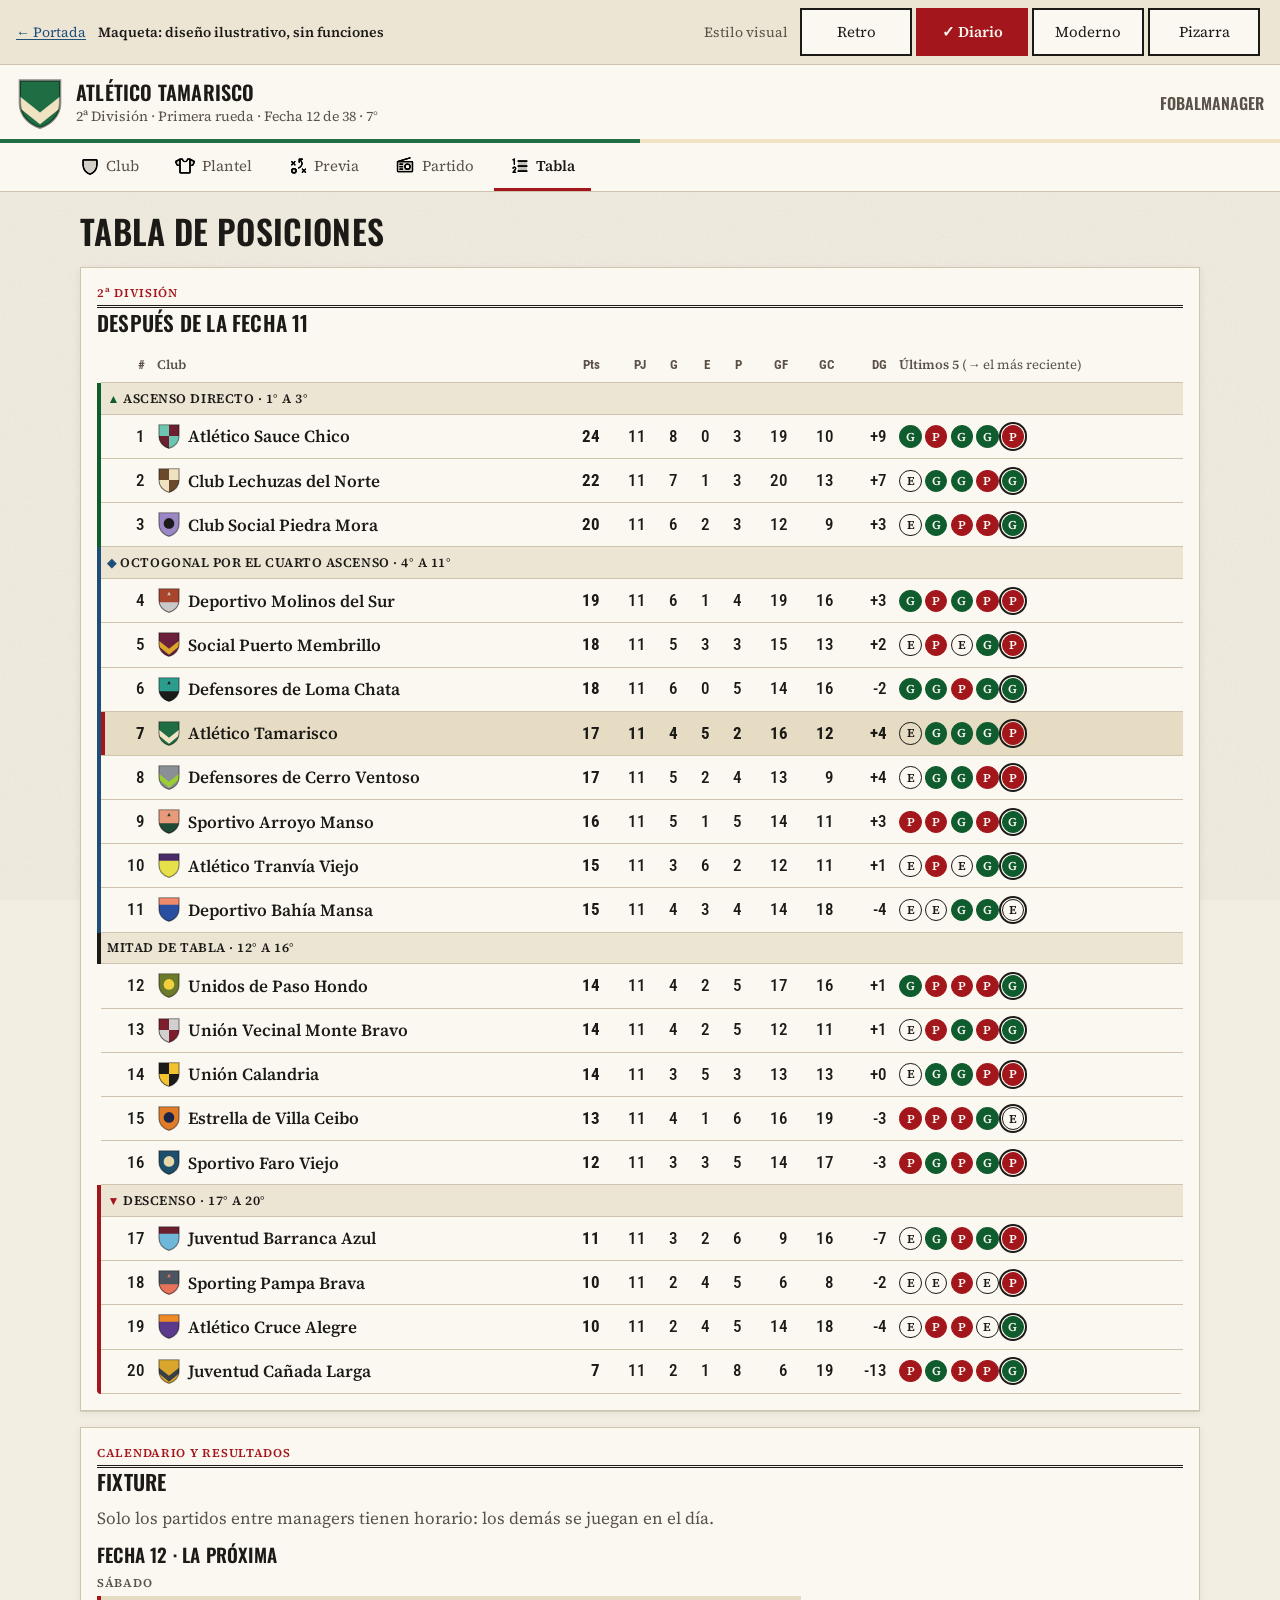
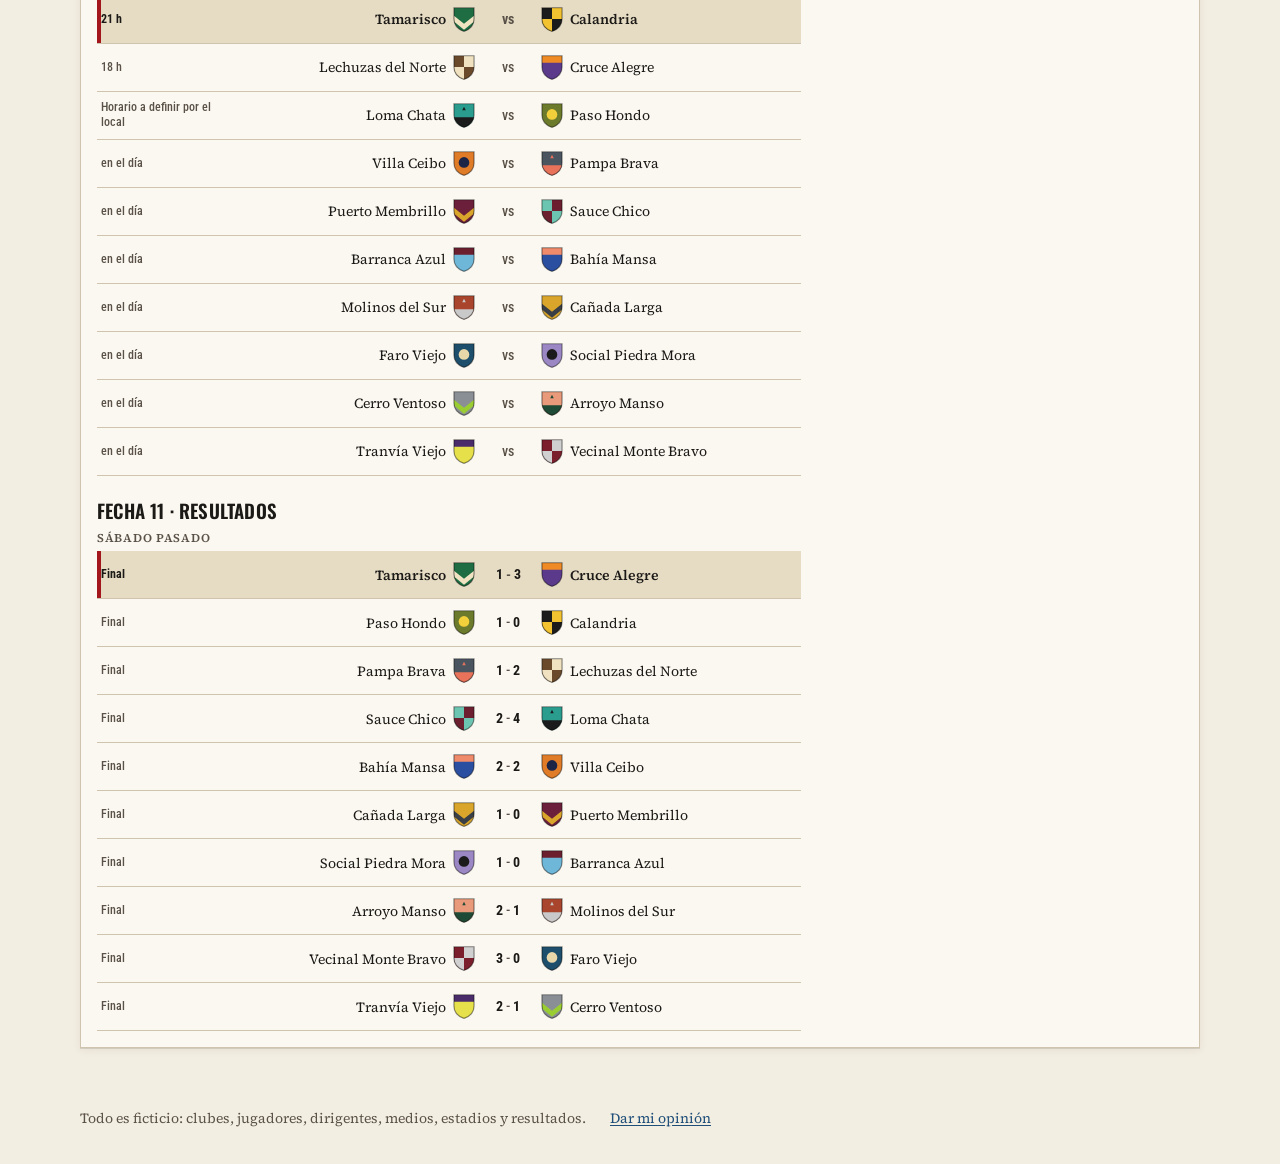
<file: tabla.html>
<!doctype html>
<html lang="es-AR" style="--club-1:#1f6e43;--club-2:#efe3c2;--club-base:#1f6e43;--club-acento:#efe3c2">
<head>
<meta charset="utf-8">
<meta name="viewport" content="width=device-width, initial-scale=1, viewport-fit=cover">
<title>Tabla de posiciones · Fobalmanager (maqueta)</title>
<meta name="description" content="Maqueta visual de Fobalmanager, un manager de fútbol en el navegador. Diseño ilustrativo, sin funciones.">
<script>(function(){var T=["retro", "diario", "moderno", "pizarra"],F={"retro": "css/fuentes-retro.css", "diario": "css/fuentes-diario.css", "moderno": "css/fuentes-moderno.css", "pizarra": "css/fuentes-pizarra.css"},t=null;try{var q=new URLSearchParams(location.search).get("tema");if(T.indexOf(q)>=0){t=q;localStorage.setItem("fm-tema",q)}else{t=localStorage.getItem("fm-tema")}}catch(x){}if(T.indexOf(t)<0){t=T[Math.floor(Math.random()*T.length)];try{localStorage.setItem("fm-tema",t)}catch(x){}}document.documentElement.dataset.tema=t;var c={};try{if(localStorage.getItem("fm-invertir-club")==="1")document.documentElement.dataset.invertirClub=""}catch(x){}window.fmFuentes=function(k){if(c[k])return;c[k]=1;var l=document.createElement("link");l.rel="stylesheet";l.href=F[k];document.head.appendChild(l)};window.fmFuentes(t)})();</script>
<link rel="stylesheet" href="css/temas.css">
<link rel="stylesheet" href="css/base.css">
</head>
<body class="">
<!-- Íconos: Phosphor Icons (MIT), Copyright (c) 2023 Phosphor Icons. Ver LICENCIAS.md --><svg width="0" height="0" style="position:absolute" aria-hidden="true"><symbol id="ph-list-numbers-duotone" viewBox="0 0 256 256"><path d="M216,64V192H104V64Z" class="ic-fondo"/><path d="M224,128a8,8,0,0,1-8,8H104a8,8,0,0,1,0-16H216A8,8,0,0,1,224,128ZM104,72H216a8,8,0,0,0,0-16H104a8,8,0,0,0,0,16ZM216,184H104a8,8,0,0,0,0,16H216a8,8,0,0,0,0-16ZM43.58,55.16,48,52.94V104a8,8,0,0,0,16,0V40a8,8,0,0,0-11.58-7.16l-16,8a8,8,0,0,0,7.16,14.32ZM79.77,156.72a23.73,23.73,0,0,0-9.6-15.95,24.86,24.86,0,0,0-34.11,4.7,23.63,23.63,0,0,0-3.57,6.46,8,8,0,1,0,15,5.47,7.84,7.84,0,0,1,1.18-2.13,8.76,8.76,0,0,1,12-1.59A7.91,7.91,0,0,1,63.93,159a7.64,7.64,0,0,1-1.57,5.78,1,1,0,0,0-.08.11L33.59,203.21A8,8,0,0,0,40,216H72a8,8,0,0,0,0-16H56l19.08-25.53A23.47,23.47,0,0,0,79.77,156.72Z"/></symbol><symbol id="ph-list-numbers-light" viewBox="0 0 256 256"><path d="M222,128a6,6,0,0,1-6,6H104a6,6,0,0,1,0-12H216A6,6,0,0,1,222,128ZM104,70H216a6,6,0,0,0,0-12H104a6,6,0,0,0,0,12ZM216,186H104a6,6,0,0,0,0,12H216a6,6,0,0,0,0-12ZM42.68,53.37,50,49.71V104a6,6,0,0,0,12,0V40a6,6,0,0,0-8.68-5.37l-16,8a6,6,0,0,0,5.36,10.74ZM72,202H52l21.48-28.74A21.5,21.5,0,0,0,77.79,157,21.75,21.75,0,0,0,69,142.38a22.86,22.86,0,0,0-31.35,4.31,22.18,22.18,0,0,0-3.28,5.92,6,6,0,0,0,11.28,4.11,9.87,9.87,0,0,1,1.48-2.67,10.78,10.78,0,0,1,14.78-2,9.89,9.89,0,0,1,4,6.61,9.64,9.64,0,0,1-2,7.28l-.06.09L35.2,204.41A6,6,0,0,0,40,214H72a6,6,0,0,0,0-12Z"/></symbol><symbol id="ph-list-numbers-regular" viewBox="0 0 256 256"><path d="M224,128a8,8,0,0,1-8,8H104a8,8,0,0,1,0-16H216A8,8,0,0,1,224,128ZM104,72H216a8,8,0,0,0,0-16H104a8,8,0,0,0,0,16ZM216,184H104a8,8,0,0,0,0,16H216a8,8,0,0,0,0-16ZM43.58,55.16,48,52.94V104a8,8,0,0,0,16,0V40a8,8,0,0,0-11.58-7.16l-16,8a8,8,0,0,0,7.16,14.32ZM79.77,156.72a23.73,23.73,0,0,0-9.6-15.95,24.86,24.86,0,0,0-34.11,4.7,23.63,23.63,0,0,0-3.57,6.46,8,8,0,1,0,15,5.47,7.84,7.84,0,0,1,1.18-2.13,8.76,8.76,0,0,1,12-1.59A7.91,7.91,0,0,1,63.93,159a7.64,7.64,0,0,1-1.57,5.78,1,1,0,0,0-.08.11L33.59,203.21A8,8,0,0,0,40,216H72a8,8,0,0,0,0-16H56l19.08-25.53A23.47,23.47,0,0,0,79.77,156.72Z"/></symbol><symbol id="ph-radio-duotone" viewBox="0 0 256 256"><path d="M216,72H32V192a8,8,0,0,0,8,8H216a8,8,0,0,0,8-8V80A8,8,0,0,0,216,72Zm-56,96a32,32,0,1,1,32-32A32,32,0,0,1,160,168Z" class="ic-fondo"/><path d="M104,168a8,8,0,0,1-8,8H64a8,8,0,0,1,0-16H96A8,8,0,0,1,104,168Zm-8-40H64a8,8,0,0,0,0,16H96a8,8,0,0,0,0-16Zm0-32H64a8,8,0,0,0,0,16H96a8,8,0,0,0,0-16ZM232,80V192a16,16,0,0,1-16,16H40a16,16,0,0,1-16-16V72a8,8,0,0,1,5.7-7.66l160-48a8,8,0,0,1,4.6,15.33L86.51,64H216A16,16,0,0,1,232,80ZM216,192V80H40V192H216Zm-16-56a40,40,0,1,1-40-40A40,40,0,0,1,200,136Zm-16,0a24,24,0,1,0-24,24A24,24,0,0,0,184,136Z"/></symbol><symbol id="ph-radio-light" viewBox="0 0 256 256"><path d="M102,104a6,6,0,0,1-6,6H64a6,6,0,0,1,0-12H96A6,6,0,0,1,102,104Zm-6,26H64a6,6,0,0,0,0,12H96a6,6,0,0,0,0-12Zm0,32H64a6,6,0,0,0,0,12H96a6,6,0,0,0,0-12ZM230,80V192a14,14,0,0,1-14,14H40a14,14,0,0,1-14-14V72a6,6,0,0,1,4.28-5.75l160-48a6,6,0,0,1,3.44,11.5L72.88,66H216A14,14,0,0,1,230,80Zm-12,0a2,2,0,0,0-2-2H38V192a2,2,0,0,0,2,2H216a2,2,0,0,0,2-2Zm-20,56a38,38,0,1,1-38-38A38,38,0,0,1,198,136Zm-12,0a26,26,0,1,0-26,26A26,26,0,0,0,186,136Z"/></symbol><symbol id="ph-radio-regular" viewBox="0 0 256 256"><path d="M104,168a8,8,0,0,1-8,8H64a8,8,0,0,1,0-16H96A8,8,0,0,1,104,168Zm-8-40H64a8,8,0,0,0,0,16H96a8,8,0,0,0,0-16Zm0-32H64a8,8,0,0,0,0,16H96a8,8,0,0,0,0-16ZM232,80V192a16,16,0,0,1-16,16H40a16,16,0,0,1-16-16V72a8,8,0,0,1,5.7-7.66l160-48a8,8,0,0,1,4.6,15.33L86.51,64H216A16,16,0,0,1,232,80ZM216,192V80H40V192H216Zm-16-56a40,40,0,1,1-40-40A40,40,0,0,1,200,136Zm-16,0a24,24,0,1,0-24,24A24,24,0,0,0,184,136Z"/></symbol><symbol id="ph-shield-duotone" viewBox="0 0 256 256"><path d="M216,56v56c0,96-88,120-88,120S40,208,40,112V56a8,8,0,0,1,8-8H208A8,8,0,0,1,216,56Z" class="ic-fondo"/><path d="M208,40H48A16,16,0,0,0,32,56v56c0,52.72,25.52,84.67,46.93,102.19,23.06,18.86,46,25.27,47,25.53a8,8,0,0,0,4.2,0c1-.26,23.91-6.67,47-25.53C198.48,196.67,224,164.72,224,112V56A16,16,0,0,0,208,40Zm0,72c0,37.07-13.66,67.16-40.6,89.42A129.3,129.3,0,0,1,128,223.62a128.25,128.25,0,0,1-38.92-21.81C61.82,179.51,48,149.3,48,112l0-56,160,0Z"/></symbol><symbol id="ph-shield-light" viewBox="0 0 256 256"><path d="M208,42H48A14,14,0,0,0,34,56v56c0,51.94,25.12,83.4,46.2,100.64,22.73,18.6,45.27,24.89,46.22,25.15a6,6,0,0,0,3.16,0c.95-.26,23.49-6.55,46.22-25.15C196.88,195.4,222,163.94,222,112V56A14,14,0,0,0,208,42Zm2,70c0,37.76-13.94,68.39-41.44,91.06A131.17,131.17,0,0,1,128,225.72a130.94,130.94,0,0,1-40.56-22.66C59.94,180.39,46,149.76,46,112V56a2,2,0,0,1,2-2H208a2,2,0,0,1,2,2Z"/></symbol><symbol id="ph-shield-regular" viewBox="0 0 256 256"><path d="M208,40H48A16,16,0,0,0,32,56v56c0,52.72,25.52,84.67,46.93,102.19,23.06,18.86,46,25.27,47,25.53a8,8,0,0,0,4.2,0c1-.26,23.91-6.67,47-25.53C198.48,196.67,224,164.72,224,112V56A16,16,0,0,0,208,40Zm0,72c0,37.07-13.66,67.16-40.6,89.42A129.3,129.3,0,0,1,128,223.62a128.25,128.25,0,0,1-38.92-21.81C61.82,179.51,48,149.3,48,112l0-56,160,0Z"/></symbol><symbol id="ph-strategy-duotone" viewBox="0 0 256 256"><path d="M104,188a28,28,0,1,1-28-28A28,28,0,0,1,104,188Z" class="ic-fondo"/><path d="M76,152a36,36,0,1,0,36,36A36,36,0,0,0,76,152Zm0,56a20,20,0,1,1,20-20A20,20,0,0,1,76,208ZM42.34,106.34,56.69,92,42.34,77.66A8,8,0,0,1,53.66,66.34L68,80.69,82.34,66.34A8,8,0,0,1,93.66,77.66L79.31,92l14.35,14.34a8,8,0,0,1-11.32,11.32L68,103.31,53.66,117.66a8,8,0,0,1-11.32-11.32Zm187.32,96a8,8,0,0,1-11.32,11.32L204,199.31l-14.34,14.35a8,8,0,0,1-11.32-11.32L192.69,188l-14.35-14.34a8,8,0,0,1,11.32-11.32L204,176.69l14.34-14.35a8,8,0,0,1,11.32,11.32L215.31,188Zm-45.19-89.51c-6.18,22.33-25.32,41.63-46.53,46.93A8.13,8.13,0,0,1,136,160a8,8,0,0,1-1.93-15.76c15.63-3.91,30.35-18.91,35-35.68,3.19-11.5,3.22-29-14.71-46.9L152,59.31V80a8,8,0,0,1-16,0V40a8,8,0,0,1,8-8h40a8,8,0,0,1,0,16H163.31l2.35,2.34C183.9,68.59,190.58,90.78,184.47,112.83Z"/></symbol><symbol id="ph-strategy-light" viewBox="0 0 256 256"><path d="M76,154a34,34,0,1,0,34,34A34,34,0,0,0,76,154Zm0,56a22,22,0,1,1,22-22A22,22,0,0,1,76,210ZM43.76,107.76,59.52,92,43.76,76.24a6,6,0,0,1,8.48-8.48L68,83.52,83.76,67.76a6,6,0,0,1,8.48,8.48L76.48,92l15.76,15.76a6,6,0,1,1-8.48,8.48L68,100.48,52.24,116.24a6,6,0,0,1-8.48-8.48Zm184.48,96a6,6,0,1,1-8.48,8.48L204,196.48l-15.76,15.76a6,6,0,0,1-8.48-8.48L195.52,188l-15.76-15.76a6,6,0,0,1,8.48-8.48L204,179.52l15.76-15.76a6,6,0,0,1,8.48,8.48L212.48,188ZM182.55,112.3c-6,21.66-24.55,40.38-45.09,45.52A6.14,6.14,0,0,1,136,158a6,6,0,0,1-1.46-11.82c16.29-4.07,31.62-19.67,36.44-37.09,3.33-12,3.39-30.24-15.22-48.85L150,54.48V80a6,6,0,0,1-12,0V40a6,6,0,0,1,6-6h40a6,6,0,0,1,0,12H158.48l5.76,5.76C182,69.47,188.45,91,182.55,112.3Z"/></symbol><symbol id="ph-strategy-regular" viewBox="0 0 256 256"><path d="M76,152a36,36,0,1,0,36,36A36,36,0,0,0,76,152Zm0,56a20,20,0,1,1,20-20A20,20,0,0,1,76,208ZM42.34,106.34,56.69,92,42.34,77.66A8,8,0,0,1,53.66,66.34L68,80.69,82.34,66.34A8,8,0,0,1,93.66,77.66L79.31,92l14.35,14.34a8,8,0,0,1-11.32,11.32L68,103.31,53.66,117.66a8,8,0,0,1-11.32-11.32Zm187.32,96a8,8,0,0,1-11.32,11.32L204,199.31l-14.34,14.35a8,8,0,0,1-11.32-11.32L192.69,188l-14.35-14.34a8,8,0,0,1,11.32-11.32L204,176.69l14.34-14.35a8,8,0,0,1,11.32,11.32L215.31,188Zm-45.19-89.51c-6.18,22.33-25.32,41.63-46.53,46.93A8.13,8.13,0,0,1,136,160a8,8,0,0,1-1.93-15.76c15.63-3.91,30.35-18.91,35-35.68,3.19-11.5,3.22-29-14.71-46.9L152,59.31V80a8,8,0,0,1-16,0V40a8,8,0,0,1,8-8h40a8,8,0,0,1,0,16H163.31l2.35,2.34C183.9,68.59,190.58,90.78,184.47,112.83Z"/></symbol><symbol id="ph-t-shirt-duotone" viewBox="0 0 256 256"><path d="M247.11,78.77l-19.27,36.81a8.44,8.44,0,0,1-7.5,4.42H192V40l51.78,28.25A7.81,7.81,0,0,1,247.11,78.77Zm-238.22,0,19.27,36.81a8.44,8.44,0,0,0,7.5,4.42H64V40L12.22,68.25A7.81,7.81,0,0,0,8.89,78.77Z" class="ic-fondo"/><path d="M247.59,61.22,195.83,33A8,8,0,0,0,192,32H160a8,8,0,0,0-8,8,24,24,0,0,1-48,0,8,8,0,0,0-8-8H64a8,8,0,0,0-3.84,1L8.41,61.22A15.76,15.76,0,0,0,1.82,82.48l19.27,36.81A16.37,16.37,0,0,0,35.67,128H56v80a16,16,0,0,0,16,16H184a16,16,0,0,0,16-16V128h20.34a16.37,16.37,0,0,0,14.58-8.71l19.27-36.81A15.76,15.76,0,0,0,247.59,61.22ZM35.67,112a.62.62,0,0,1-.41-.13L16.09,75.26,56,53.48V112ZM184,208H72V48h16.8a40,40,0,0,0,78.38,0H184Zm36.75-96.14a.55.55,0,0,1-.41.14H200V53.48l39.92,21.78Z"/></symbol><symbol id="ph-t-shirt-light" viewBox="0 0 256 256"><path d="M246.64,63,194.87,34.74A5.93,5.93,0,0,0,192,34H160a6,6,0,0,0-6,6,26,26,0,0,1-52,0,6,6,0,0,0-6-6H64a5.93,5.93,0,0,0-2.88.74L9.36,63A13.77,13.77,0,0,0,3.58,81.55l19.28,36.81A14.38,14.38,0,0,0,35.67,126H58v82a14,14,0,0,0,14,14H184a14,14,0,0,0,14-14V126h22.34a14.38,14.38,0,0,0,12.81-7.64l19.28-36.81A13.77,13.77,0,0,0,246.64,63Zm-211,51a2.42,2.42,0,0,1-2.18-1.21L14.21,76a1.82,1.82,0,0,1,.9-2.47L58,50.11V114ZM186,208a2,2,0,0,1-2,2H72a2,2,0,0,1-2-2V46H90.48a38,38,0,0,0,75,0H186Zm55.8-132-19.28,36.8a2.42,2.42,0,0,1-2.18,1.21H198V50.11l42.9,23.4A1.83,1.83,0,0,1,241.79,76Z"/></symbol><symbol id="ph-t-shirt-regular" viewBox="0 0 256 256"><path d="M247.59,61.22,195.83,33A8,8,0,0,0,192,32H160a8,8,0,0,0-8,8,24,24,0,0,1-48,0,8,8,0,0,0-8-8H64a8,8,0,0,0-3.84,1L8.41,61.22A15.76,15.76,0,0,0,1.82,82.48l19.27,36.81A16.37,16.37,0,0,0,35.67,128H56v80a16,16,0,0,0,16,16H184a16,16,0,0,0,16-16V128h20.34a16.37,16.37,0,0,0,14.58-8.71l19.27-36.81A15.76,15.76,0,0,0,247.59,61.22ZM35.67,112a.62.62,0,0,1-.41-.13L16.09,75.26,56,53.48V112ZM184,208H72V48h16.8a40,40,0,0,0,78.38,0H184Zm36.75-96.14a.55.55,0,0,1-.41.14H200V53.48l39.92,21.78Z"/></symbol></svg>
<div class="barra-maqueta"><p class="aviso"><a href="index.html">← Portada</a><strong>Maqueta: diseño ilustrativo, sin funciones</strong></p><fieldset class="selector-tema"><legend>Estilo visual</legend><label><input type="radio" name="tema" value="retro">Retro</label><label><input type="radio" name="tema" value="diario">Diario</label><label><input type="radio" name="tema" value="moderno">Moderno</label><label><input type="radio" name="tema" value="pizarra">Pizarra</label><label class="invertir-club"><input type="checkbox" name="invertir-club">Invertir colores del club</label></fieldset></div>
<header class="club" style="--club-1:#1f6e43;--club-2:#efe3c2"><svg class="escudo" viewBox="0 0 40 46" role="img" aria-label="Escudo de Atlético Tamarisco"><clipPath id="e81"><path d="M3 3h34v19c0 11-8 18-17 21C11 40 3 33 3 22z"/></clipPath><g clip-path="url(#e81)"><rect width="40" height="46" fill="#1f6e43"/><path d="M0 14 20 30 40 14v10L20 40 0 24z" fill="#efe3c2"/></g><path d="M3 3h34v19c0 11-8 18-17 21C11 40 3 33 3 22z" fill="none" stroke="#000" stroke-opacity=".45" stroke-width="2"/></svg><div><p class="nombre">Atlético Tamarisco</p><p class="contexto"><span class="nw">2ª División ·</span> <span class="nw">Primera rueda ·</span> <span class="nw">Fecha 12 de 38 ·</span> <span class="nw">7°</span></p></div><a class="marca" href="index.html">Fobalmanager</a></header><nav class="pantallas" aria-label="Pantallas de la maqueta"><ul><li><a href="club.html"><svg class="icono" viewBox="0 0 256 256" aria-hidden="true" focusable="false"><use class="ic-duotone" href="#ph-shield-duotone"/><use class="ic-light" href="#ph-shield-light"/><use class="ic-regular" href="#ph-shield-regular"/></svg><span>Club</span></a></li><li><a href="plantel.html"><svg class="icono" viewBox="0 0 256 256" aria-hidden="true" focusable="false"><use class="ic-duotone" href="#ph-t-shirt-duotone"/><use class="ic-light" href="#ph-t-shirt-light"/><use class="ic-regular" href="#ph-t-shirt-regular"/></svg><span>Plantel</span></a></li><li><a href="previa.html"><svg class="icono" viewBox="0 0 256 256" aria-hidden="true" focusable="false"><use class="ic-duotone" href="#ph-strategy-duotone"/><use class="ic-light" href="#ph-strategy-light"/><use class="ic-regular" href="#ph-strategy-regular"/></svg><span>Previa</span></a></li><li><a href="partido.html"><svg class="icono" viewBox="0 0 256 256" aria-hidden="true" focusable="false"><use class="ic-duotone" href="#ph-radio-duotone"/><use class="ic-light" href="#ph-radio-light"/><use class="ic-regular" href="#ph-radio-regular"/></svg><span>Partido</span></a></li><li><a href="tabla.html" aria-current="page"><svg class="icono" viewBox="0 0 256 256" aria-hidden="true" focusable="false"><use class="ic-duotone" href="#ph-list-numbers-duotone"/><use class="ic-light" href="#ph-list-numbers-light"/><use class="ic-regular" href="#ph-list-numbers-regular"/></svg><span>Tabla</span></a></li></ul></nav>

<main id="contenido">
<h1 class="titulo-pantalla">Tabla de posiciones</h1>
<section class="seccion"><header><span class="volanta">2ª División</span><h2>Después de la fecha 11</h2></header>
<div class="tabla-marco"><div class="region-tabla" role="region" aria-label="Tabla de posiciones, se desplaza hacia el costado" tabindex="0">
<table class="posiciones"><caption class="sr">2ª División, después de la fecha 11, por zonas</caption>
<thead><tr><th class="pos n" scope="col"><abbr title="Posición">#</abbr></th><th class="club-col" scope="col">Club</th><th class="n pts-col" scope="col"><abbr title="Puntos">Pts</abbr></th><th class="n" scope="col"><abbr title="Partidos jugados">PJ</abbr></th><th class="n" scope="col"><abbr title="Ganados">G</abbr></th><th class="n" scope="col"><abbr title="Empatados">E</abbr></th><th class="n" scope="col"><abbr title="Perdidos">P</abbr></th><th class="n" scope="col"><abbr title="Goles a favor">GF</abbr></th><th class="n" scope="col"><abbr title="Goles en contra">GC</abbr></th><th class="n" scope="col"><abbr title="Diferencia de gol">DG</abbr></th><th class="col-ultimos" scope="col">Últimos 5 <span class="reciente-nota">(→ el más reciente)</span></th></tr></thead>
<tbody class="zona-ascenso"><tr class="franja-titulo"><th colspan="11" scope="rowgroup"><span class="marca-zona" aria-hidden="true">▲</span> Ascenso directo · 1° a 3°</th></tr><tr><td class="pos n">1</td><th class="club-col" scope="row"><span class="club-celda"><svg class="escudo-chico" viewBox="0 0 40 46" role="img" aria-label="Escudo de Atlético Sauce Chico"><clipPath id="e21"><path d="M3 3h34v19c0 11-8 18-17 21C11 40 3 33 3 22z"/></clipPath><g clip-path="url(#e21)"><rect width="40" height="46" fill="#6cc5b0"/><path d="M20 0h20v22H20zM0 22h20v24H0z" fill="#6b1f2f"/></g><path d="M3 3h34v19c0 11-8 18-17 21C11 40 3 33 3 22z" fill="none" stroke="#000" stroke-opacity=".45" stroke-width="2"/></svg><span>Atlético Sauce Chico</span></span></th><td class="n pts-col">24</td><td class="n">11</td><td class="n">8</td><td class="n">0</td><td class="n">3</td><td class="n">19</td><td class="n">10</td><td class="n">+9</td><td class="col-ultimos"><span class="ultimos"><span class="G" title="ganado">G</span><span class="P" title="perdido">P</span><span class="G" title="ganado">G</span><span class="G" title="ganado">G</span><span class="P reciente" title="perdido">P</span></span></td></tr><tr><td class="pos n">2</td><th class="club-col" scope="row"><span class="club-celda"><svg class="escudo-chico" viewBox="0 0 40 46" role="img" aria-label="Escudo de Club Lechuzas del Norte"><clipPath id="e22"><path d="M3 3h34v19c0 11-8 18-17 21C11 40 3 33 3 22z"/></clipPath><g clip-path="url(#e22)"><rect width="40" height="46" fill="#6b4a2b"/><path d="M20 0h20v22H20zM0 22h20v24H0z" fill="#f0e2c0"/></g><path d="M3 3h34v19c0 11-8 18-17 21C11 40 3 33 3 22z" fill="none" stroke="#000" stroke-opacity=".45" stroke-width="2"/></svg><span>Club Lechuzas del Norte</span></span></th><td class="n pts-col">22</td><td class="n">11</td><td class="n">7</td><td class="n">1</td><td class="n">3</td><td class="n">20</td><td class="n">13</td><td class="n">+7</td><td class="col-ultimos"><span class="ultimos"><span class="E" title="empatado">E</span><span class="G" title="ganado">G</span><span class="G" title="ganado">G</span><span class="P" title="perdido">P</span><span class="G reciente" title="ganado">G</span></span></td></tr><tr><td class="pos n">3</td><th class="club-col" scope="row"><span class="club-celda"><svg class="escudo-chico" viewBox="0 0 40 46" role="img" aria-label="Escudo de Club Social Piedra Mora"><clipPath id="e23"><path d="M3 3h34v19c0 11-8 18-17 21C11 40 3 33 3 22z"/></clipPath><g clip-path="url(#e23)"><rect width="40" height="46" fill="#9b87c4"/><circle cx="20" cy="21" r="9" fill="#1b1b1b"/></g><path d="M3 3h34v19c0 11-8 18-17 21C11 40 3 33 3 22z" fill="none" stroke="#000" stroke-opacity=".45" stroke-width="2"/></svg><span>Club Social Piedra Mora</span></span></th><td class="n pts-col">20</td><td class="n">11</td><td class="n">6</td><td class="n">2</td><td class="n">3</td><td class="n">12</td><td class="n">9</td><td class="n">+3</td><td class="col-ultimos"><span class="ultimos"><span class="E" title="empatado">E</span><span class="G" title="ganado">G</span><span class="P" title="perdido">P</span><span class="P" title="perdido">P</span><span class="G reciente" title="ganado">G</span></span></td></tr></tbody><tbody class="zona-octogonal"><tr class="franja-titulo"><th colspan="11" scope="rowgroup"><span class="marca-zona" aria-hidden="true">◆</span> Octogonal por el cuarto ascenso · 4° a 11°</th></tr><tr><td class="pos n">4</td><th class="club-col" scope="row"><span class="club-celda"><svg class="escudo-chico" viewBox="0 0 40 46" role="img" aria-label="Escudo de Deportivo Molinos del Sur"><clipPath id="e24"><path d="M3 3h34v19c0 11-8 18-17 21C11 40 3 33 3 22z"/></clipPath><g clip-path="url(#e24)"><rect width="40" height="46" fill="#a8452c"/><path d="M0 26h40v20H0z" fill="#c9c9c9"/><path d="M20 8l3 6h-6z" fill="#c9c9c9"/></g><path d="M3 3h34v19c0 11-8 18-17 21C11 40 3 33 3 22z" fill="none" stroke="#000" stroke-opacity=".45" stroke-width="2"/></svg><span>Deportivo Molinos del Sur</span></span></th><td class="n pts-col">19</td><td class="n">11</td><td class="n">6</td><td class="n">1</td><td class="n">4</td><td class="n">19</td><td class="n">16</td><td class="n">+3</td><td class="col-ultimos"><span class="ultimos"><span class="G" title="ganado">G</span><span class="P" title="perdido">P</span><span class="G" title="ganado">G</span><span class="P" title="perdido">P</span><span class="P reciente" title="perdido">P</span></span></td></tr><tr><td class="pos n">5</td><th class="club-col" scope="row"><span class="club-celda"><svg class="escudo-chico" viewBox="0 0 40 46" role="img" aria-label="Escudo de Social Puerto Membrillo"><clipPath id="e25"><path d="M3 3h34v19c0 11-8 18-17 21C11 40 3 33 3 22z"/></clipPath><g clip-path="url(#e25)"><rect width="40" height="46" fill="#6b1f3a"/><path d="M0 14 20 30 40 14v10L20 40 0 24z" fill="#d9a62b"/></g><path d="M3 3h34v19c0 11-8 18-17 21C11 40 3 33 3 22z" fill="none" stroke="#000" stroke-opacity=".45" stroke-width="2"/></svg><span>Social Puerto Membrillo</span></span></th><td class="n pts-col">18</td><td class="n">11</td><td class="n">5</td><td class="n">3</td><td class="n">3</td><td class="n">15</td><td class="n">13</td><td class="n">+2</td><td class="col-ultimos"><span class="ultimos"><span class="E" title="empatado">E</span><span class="P" title="perdido">P</span><span class="E" title="empatado">E</span><span class="G" title="ganado">G</span><span class="P reciente" title="perdido">P</span></span></td></tr><tr><td class="pos n">6</td><th class="club-col" scope="row"><span class="club-celda"><svg class="escudo-chico" viewBox="0 0 40 46" role="img" aria-label="Escudo de Defensores de Loma Chata"><clipPath id="e26"><path d="M3 3h34v19c0 11-8 18-17 21C11 40 3 33 3 22z"/></clipPath><g clip-path="url(#e26)"><rect width="40" height="46" fill="#2a9d8f"/><path d="M0 26h40v20H0z" fill="#1b1b1b"/><path d="M20 8l3 6h-6z" fill="#1b1b1b"/></g><path d="M3 3h34v19c0 11-8 18-17 21C11 40 3 33 3 22z" fill="none" stroke="#000" stroke-opacity=".45" stroke-width="2"/></svg><span>Defensores de Loma Chata</span></span></th><td class="n pts-col">18</td><td class="n">11</td><td class="n">6</td><td class="n">0</td><td class="n">5</td><td class="n">14</td><td class="n">16</td><td class="n">-2</td><td class="col-ultimos"><span class="ultimos"><span class="G" title="ganado">G</span><span class="G" title="ganado">G</span><span class="P" title="perdido">P</span><span class="G" title="ganado">G</span><span class="G reciente" title="ganado">G</span></span></td></tr><tr class="mio"><td class="pos n">7</td><th class="club-col" scope="row"><span class="club-celda"><svg class="escudo-chico" viewBox="0 0 40 46" role="img" aria-label="Escudo de Atlético Tamarisco"><clipPath id="e27"><path d="M3 3h34v19c0 11-8 18-17 21C11 40 3 33 3 22z"/></clipPath><g clip-path="url(#e27)"><rect width="40" height="46" fill="#1f6e43"/><path d="M0 14 20 30 40 14v10L20 40 0 24z" fill="#efe3c2"/></g><path d="M3 3h34v19c0 11-8 18-17 21C11 40 3 33 3 22z" fill="none" stroke="#000" stroke-opacity=".45" stroke-width="2"/></svg><span>Atlético Tamarisco</span></span><span class="sr"> (tu club)</span></th><td class="n pts-col">17</td><td class="n">11</td><td class="n">4</td><td class="n">5</td><td class="n">2</td><td class="n">16</td><td class="n">12</td><td class="n">+4</td><td class="col-ultimos"><span class="ultimos"><span class="E" title="empatado">E</span><span class="G" title="ganado">G</span><span class="G" title="ganado">G</span><span class="G" title="ganado">G</span><span class="P reciente" title="perdido">P</span></span></td></tr><tr><td class="pos n">8</td><th class="club-col" scope="row"><span class="club-celda"><svg class="escudo-chico" viewBox="0 0 40 46" role="img" aria-label="Escudo de Defensores de Cerro Ventoso"><clipPath id="e28"><path d="M3 3h34v19c0 11-8 18-17 21C11 40 3 33 3 22z"/></clipPath><g clip-path="url(#e28)"><rect width="40" height="46" fill="#8a8f96"/><path d="M0 14 20 30 40 14v10L20 40 0 24z" fill="#9acd32"/></g><path d="M3 3h34v19c0 11-8 18-17 21C11 40 3 33 3 22z" fill="none" stroke="#000" stroke-opacity=".45" stroke-width="2"/></svg><span>Defensores de Cerro Ventoso</span></span></th><td class="n pts-col">17</td><td class="n">11</td><td class="n">5</td><td class="n">2</td><td class="n">4</td><td class="n">13</td><td class="n">9</td><td class="n">+4</td><td class="col-ultimos"><span class="ultimos"><span class="E" title="empatado">E</span><span class="G" title="ganado">G</span><span class="G" title="ganado">G</span><span class="P" title="perdido">P</span><span class="P reciente" title="perdido">P</span></span></td></tr><tr><td class="pos n">9</td><th class="club-col" scope="row"><span class="club-celda"><svg class="escudo-chico" viewBox="0 0 40 46" role="img" aria-label="Escudo de Sportivo Arroyo Manso"><clipPath id="e29"><path d="M3 3h34v19c0 11-8 18-17 21C11 40 3 33 3 22z"/></clipPath><g clip-path="url(#e29)"><rect width="40" height="46" fill="#e89a7a"/><path d="M0 26h40v20H0z" fill="#1f4a35"/><path d="M20 8l3 6h-6z" fill="#1f4a35"/></g><path d="M3 3h34v19c0 11-8 18-17 21C11 40 3 33 3 22z" fill="none" stroke="#000" stroke-opacity=".45" stroke-width="2"/></svg><span>Sportivo Arroyo Manso</span></span></th><td class="n pts-col">16</td><td class="n">11</td><td class="n">5</td><td class="n">1</td><td class="n">5</td><td class="n">14</td><td class="n">11</td><td class="n">+3</td><td class="col-ultimos"><span class="ultimos"><span class="P" title="perdido">P</span><span class="P" title="perdido">P</span><span class="G" title="ganado">G</span><span class="P" title="perdido">P</span><span class="G reciente" title="ganado">G</span></span></td></tr><tr><td class="pos n">10</td><th class="club-col" scope="row"><span class="club-celda"><svg class="escudo-chico" viewBox="0 0 40 46" role="img" aria-label="Escudo de Atlético Tranvía Viejo"><clipPath id="e30"><path d="M3 3h34v19c0 11-8 18-17 21C11 40 3 33 3 22z"/></clipPath><g clip-path="url(#e30)"><rect width="40" height="46" fill="#e6e04a"/><path d="M0 0h40v15H0z" fill="#4a2c6b"/></g><path d="M3 3h34v19c0 11-8 18-17 21C11 40 3 33 3 22z" fill="none" stroke="#000" stroke-opacity=".45" stroke-width="2"/></svg><span>Atlético Tranvía Viejo</span></span></th><td class="n pts-col">15</td><td class="n">11</td><td class="n">3</td><td class="n">6</td><td class="n">2</td><td class="n">12</td><td class="n">11</td><td class="n">+1</td><td class="col-ultimos"><span class="ultimos"><span class="E" title="empatado">E</span><span class="P" title="perdido">P</span><span class="E" title="empatado">E</span><span class="G" title="ganado">G</span><span class="G reciente" title="ganado">G</span></span></td></tr><tr><td class="pos n">11</td><th class="club-col" scope="row"><span class="club-celda"><svg class="escudo-chico" viewBox="0 0 40 46" role="img" aria-label="Escudo de Deportivo Bahía Mansa"><clipPath id="e31"><path d="M3 3h34v19c0 11-8 18-17 21C11 40 3 33 3 22z"/></clipPath><g clip-path="url(#e31)"><rect width="40" height="46" fill="#2a4fa0"/><path d="M0 0h40v15H0z" fill="#ef8a6b"/></g><path d="M3 3h34v19c0 11-8 18-17 21C11 40 3 33 3 22z" fill="none" stroke="#000" stroke-opacity=".45" stroke-width="2"/></svg><span>Deportivo Bahía Mansa</span></span></th><td class="n pts-col">15</td><td class="n">11</td><td class="n">4</td><td class="n">3</td><td class="n">4</td><td class="n">14</td><td class="n">18</td><td class="n">-4</td><td class="col-ultimos"><span class="ultimos"><span class="E" title="empatado">E</span><span class="E" title="empatado">E</span><span class="G" title="ganado">G</span><span class="G" title="ganado">G</span><span class="E reciente" title="empatado">E</span></span></td></tr></tbody><tbody class="zona-media"><tr class="franja-titulo"><th colspan="11" scope="rowgroup">Mitad de tabla · 12° a 16°</th></tr><tr><td class="pos n">12</td><th class="club-col" scope="row"><span class="club-celda"><svg class="escudo-chico" viewBox="0 0 40 46" role="img" aria-label="Escudo de Unidos de Paso Hondo"><clipPath id="e32"><path d="M3 3h34v19c0 11-8 18-17 21C11 40 3 33 3 22z"/></clipPath><g clip-path="url(#e32)"><rect width="40" height="46" fill="#6b7a2b"/><circle cx="20" cy="21" r="9" fill="#f2d03b"/></g><path d="M3 3h34v19c0 11-8 18-17 21C11 40 3 33 3 22z" fill="none" stroke="#000" stroke-opacity=".45" stroke-width="2"/></svg><span>Unidos de Paso Hondo</span></span></th><td class="n pts-col">14</td><td class="n">11</td><td class="n">4</td><td class="n">2</td><td class="n">5</td><td class="n">17</td><td class="n">16</td><td class="n">+1</td><td class="col-ultimos"><span class="ultimos"><span class="G" title="ganado">G</span><span class="P" title="perdido">P</span><span class="P" title="perdido">P</span><span class="P" title="perdido">P</span><span class="G reciente" title="ganado">G</span></span></td></tr><tr><td class="pos n">13</td><th class="club-col" scope="row"><span class="club-celda"><svg class="escudo-chico" viewBox="0 0 40 46" role="img" aria-label="Escudo de Unión Vecinal Monte Bravo"><clipPath id="e33"><path d="M3 3h34v19c0 11-8 18-17 21C11 40 3 33 3 22z"/></clipPath><g clip-path="url(#e33)"><rect width="40" height="46" fill="#7a1f2b"/><path d="M20 0h20v22H20zM0 22h20v24H0z" fill="#d0d0d0"/></g><path d="M3 3h34v19c0 11-8 18-17 21C11 40 3 33 3 22z" fill="none" stroke="#000" stroke-opacity=".45" stroke-width="2"/></svg><span>Unión Vecinal Monte Bravo</span></span></th><td class="n pts-col">14</td><td class="n">11</td><td class="n">4</td><td class="n">2</td><td class="n">5</td><td class="n">12</td><td class="n">11</td><td class="n">+1</td><td class="col-ultimos"><span class="ultimos"><span class="E" title="empatado">E</span><span class="P" title="perdido">P</span><span class="G" title="ganado">G</span><span class="P" title="perdido">P</span><span class="G reciente" title="ganado">G</span></span></td></tr><tr><td class="pos n">14</td><th class="club-col" scope="row"><span class="club-celda"><svg class="escudo-chico" viewBox="0 0 40 46" role="img" aria-label="Escudo de Unión Calandria"><clipPath id="e34"><path d="M3 3h34v19c0 11-8 18-17 21C11 40 3 33 3 22z"/></clipPath><g clip-path="url(#e34)"><rect width="40" height="46" fill="#1b1b1b"/><path d="M20 0h20v22H20zM0 22h20v24H0z" fill="#f2c230"/></g><path d="M3 3h34v19c0 11-8 18-17 21C11 40 3 33 3 22z" fill="none" stroke="#000" stroke-opacity=".45" stroke-width="2"/></svg><span>Unión Calandria</span></span></th><td class="n pts-col">14</td><td class="n">11</td><td class="n">3</td><td class="n">5</td><td class="n">3</td><td class="n">13</td><td class="n">13</td><td class="n">+0</td><td class="col-ultimos"><span class="ultimos"><span class="E" title="empatado">E</span><span class="G" title="ganado">G</span><span class="G" title="ganado">G</span><span class="P" title="perdido">P</span><span class="P reciente" title="perdido">P</span></span></td></tr><tr><td class="pos n">15</td><th class="club-col" scope="row"><span class="club-celda"><svg class="escudo-chico" viewBox="0 0 40 46" role="img" aria-label="Escudo de Estrella de Villa Ceibo"><clipPath id="e35"><path d="M3 3h34v19c0 11-8 18-17 21C11 40 3 33 3 22z"/></clipPath><g clip-path="url(#e35)"><rect width="40" height="46" fill="#e07b28"/><circle cx="20" cy="21" r="9" fill="#1d2547"/></g><path d="M3 3h34v19c0 11-8 18-17 21C11 40 3 33 3 22z" fill="none" stroke="#000" stroke-opacity=".45" stroke-width="2"/></svg><span>Estrella de Villa Ceibo</span></span></th><td class="n pts-col">13</td><td class="n">11</td><td class="n">4</td><td class="n">1</td><td class="n">6</td><td class="n">16</td><td class="n">19</td><td class="n">-3</td><td class="col-ultimos"><span class="ultimos"><span class="P" title="perdido">P</span><span class="P" title="perdido">P</span><span class="P" title="perdido">P</span><span class="G" title="ganado">G</span><span class="E reciente" title="empatado">E</span></span></td></tr><tr><td class="pos n">16</td><th class="club-col" scope="row"><span class="club-celda"><svg class="escudo-chico" viewBox="0 0 40 46" role="img" aria-label="Escudo de Sportivo Faro Viejo"><clipPath id="e36"><path d="M3 3h34v19c0 11-8 18-17 21C11 40 3 33 3 22z"/></clipPath><g clip-path="url(#e36)"><rect width="40" height="46" fill="#1d4e6b"/><circle cx="20" cy="21" r="9" fill="#e8d7a8"/></g><path d="M3 3h34v19c0 11-8 18-17 21C11 40 3 33 3 22z" fill="none" stroke="#000" stroke-opacity=".45" stroke-width="2"/></svg><span>Sportivo Faro Viejo</span></span></th><td class="n pts-col">12</td><td class="n">11</td><td class="n">3</td><td class="n">3</td><td class="n">5</td><td class="n">14</td><td class="n">17</td><td class="n">-3</td><td class="col-ultimos"><span class="ultimos"><span class="P" title="perdido">P</span><span class="G" title="ganado">G</span><span class="P" title="perdido">P</span><span class="G" title="ganado">G</span><span class="P reciente" title="perdido">P</span></span></td></tr></tbody><tbody class="zona-descenso"><tr class="franja-titulo"><th colspan="11" scope="rowgroup"><span class="marca-zona" aria-hidden="true">▼</span> Descenso · 17° a 20°</th></tr><tr><td class="pos n">17</td><th class="club-col" scope="row"><span class="club-celda"><svg class="escudo-chico" viewBox="0 0 40 46" role="img" aria-label="Escudo de Juventud Barranca Azul"><clipPath id="e37"><path d="M3 3h34v19c0 11-8 18-17 21C11 40 3 33 3 22z"/></clipPath><g clip-path="url(#e37)"><rect width="40" height="46" fill="#6fb7d9"/><path d="M0 0h40v15H0z" fill="#6b1f2f"/></g><path d="M3 3h34v19c0 11-8 18-17 21C11 40 3 33 3 22z" fill="none" stroke="#000" stroke-opacity=".45" stroke-width="2"/></svg><span>Juventud Barranca Azul</span></span></th><td class="n pts-col">11</td><td class="n">11</td><td class="n">3</td><td class="n">2</td><td class="n">6</td><td class="n">9</td><td class="n">16</td><td class="n">-7</td><td class="col-ultimos"><span class="ultimos"><span class="E" title="empatado">E</span><span class="G" title="ganado">G</span><span class="P" title="perdido">P</span><span class="G" title="ganado">G</span><span class="P reciente" title="perdido">P</span></span></td></tr><tr><td class="pos n">18</td><th class="club-col" scope="row"><span class="club-celda"><svg class="escudo-chico" viewBox="0 0 40 46" role="img" aria-label="Escudo de Sporting Pampa Brava"><clipPath id="e38"><path d="M3 3h34v19c0 11-8 18-17 21C11 40 3 33 3 22z"/></clipPath><g clip-path="url(#e38)"><rect width="40" height="46" fill="#4a5560"/><path d="M0 26h40v20H0z" fill="#e8735a"/><path d="M20 8l3 6h-6z" fill="#e8735a"/></g><path d="M3 3h34v19c0 11-8 18-17 21C11 40 3 33 3 22z" fill="none" stroke="#000" stroke-opacity=".45" stroke-width="2"/></svg><span>Sporting Pampa Brava</span></span></th><td class="n pts-col">10</td><td class="n">11</td><td class="n">2</td><td class="n">4</td><td class="n">5</td><td class="n">6</td><td class="n">8</td><td class="n">-2</td><td class="col-ultimos"><span class="ultimos"><span class="E" title="empatado">E</span><span class="E" title="empatado">E</span><span class="P" title="perdido">P</span><span class="E" title="empatado">E</span><span class="P reciente" title="perdido">P</span></span></td></tr><tr><td class="pos n">19</td><th class="club-col" scope="row"><span class="club-celda"><svg class="escudo-chico" viewBox="0 0 40 46" role="img" aria-label="Escudo de Atlético Cruce Alegre"><clipPath id="e39"><path d="M3 3h34v19c0 11-8 18-17 21C11 40 3 33 3 22z"/></clipPath><g clip-path="url(#e39)"><rect width="40" height="46" fill="#5b3a8c"/><path d="M0 0h40v15H0z" fill="#f08a24"/></g><path d="M3 3h34v19c0 11-8 18-17 21C11 40 3 33 3 22z" fill="none" stroke="#000" stroke-opacity=".45" stroke-width="2"/></svg><span>Atlético Cruce Alegre</span></span></th><td class="n pts-col">10</td><td class="n">11</td><td class="n">2</td><td class="n">4</td><td class="n">5</td><td class="n">14</td><td class="n">18</td><td class="n">-4</td><td class="col-ultimos"><span class="ultimos"><span class="E" title="empatado">E</span><span class="P" title="perdido">P</span><span class="P" title="perdido">P</span><span class="E" title="empatado">E</span><span class="G reciente" title="ganado">G</span></span></td></tr><tr><td class="pos n">20</td><th class="club-col" scope="row"><span class="club-celda"><svg class="escudo-chico" viewBox="0 0 40 46" role="img" aria-label="Escudo de Juventud Cañada Larga"><clipPath id="e40"><path d="M3 3h34v19c0 11-8 18-17 21C11 40 3 33 3 22z"/></clipPath><g clip-path="url(#e40)"><rect width="40" height="46" fill="#d9a62b"/><path d="M0 14 20 30 40 14v10L20 40 0 24z" fill="#3a3f45"/></g><path d="M3 3h34v19c0 11-8 18-17 21C11 40 3 33 3 22z" fill="none" stroke="#000" stroke-opacity=".45" stroke-width="2"/></svg><span>Juventud Cañada Larga</span></span></th><td class="n pts-col">7</td><td class="n">11</td><td class="n">2</td><td class="n">1</td><td class="n">8</td><td class="n">6</td><td class="n">19</td><td class="n">-13</td><td class="col-ultimos"><span class="ultimos"><span class="P" title="perdido">P</span><span class="G" title="ganado">G</span><span class="P" title="perdido">P</span><span class="P" title="perdido">P</span><span class="G reciente" title="ganado">G</span></span></td></tr></tbody></table></div></div></section>
<section class="seccion" id="fixture"><header><span class="volanta">Calendario y resultados</span><h2>Fixture</h2></header>
<p class="suave">Solo los partidos entre managers tienen horario: los demás se juegan en el día.</p>
<section class="fecha-fx" aria-labelledby="fx-12"><h3 id="fx-12">Fecha 12 · la próxima</h3>
<h4 class="dia-fx">Sábado</h4><ul class="partidos-fx" role="list"><li class="partido-fx mio"><span class="hora-fx">21 h</span><span class="local-fx">Tamarisco<svg class="escudo-chico" viewBox="0 0 40 46" role="img" aria-label="Escudo de Atlético Tamarisco"><clipPath id="e41"><path d="M3 3h34v19c0 11-8 18-17 21C11 40 3 33 3 22z"/></clipPath><g clip-path="url(#e41)"><rect width="40" height="46" fill="#1f6e43"/><path d="M0 14 20 30 40 14v10L20 40 0 24z" fill="#efe3c2"/></g><path d="M3 3h34v19c0 11-8 18-17 21C11 40 3 33 3 22z" fill="none" stroke="#000" stroke-opacity=".45" stroke-width="2"/></svg></span><span class="resultado-fx">vs</span><span class="visitante-fx"><svg class="escudo-chico" viewBox="0 0 40 46" role="img" aria-label="Escudo de Unión Calandria"><clipPath id="e42"><path d="M3 3h34v19c0 11-8 18-17 21C11 40 3 33 3 22z"/></clipPath><g clip-path="url(#e42)"><rect width="40" height="46" fill="#1b1b1b"/><path d="M20 0h20v22H20zM0 22h20v24H0z" fill="#f2c230"/></g><path d="M3 3h34v19c0 11-8 18-17 21C11 40 3 33 3 22z" fill="none" stroke="#000" stroke-opacity=".45" stroke-width="2"/></svg>Calandria</span><span class="sr"> (tu partido)</span></li><li class="partido-fx"><span class="hora-fx">18 h</span><span class="local-fx">Lechuzas del Norte<svg class="escudo-chico" viewBox="0 0 40 46" role="img" aria-label="Escudo de Club Lechuzas del Norte"><clipPath id="e43"><path d="M3 3h34v19c0 11-8 18-17 21C11 40 3 33 3 22z"/></clipPath><g clip-path="url(#e43)"><rect width="40" height="46" fill="#6b4a2b"/><path d="M20 0h20v22H20zM0 22h20v24H0z" fill="#f0e2c0"/></g><path d="M3 3h34v19c0 11-8 18-17 21C11 40 3 33 3 22z" fill="none" stroke="#000" stroke-opacity=".45" stroke-width="2"/></svg></span><span class="resultado-fx">vs</span><span class="visitante-fx"><svg class="escudo-chico" viewBox="0 0 40 46" role="img" aria-label="Escudo de Atlético Cruce Alegre"><clipPath id="e44"><path d="M3 3h34v19c0 11-8 18-17 21C11 40 3 33 3 22z"/></clipPath><g clip-path="url(#e44)"><rect width="40" height="46" fill="#5b3a8c"/><path d="M0 0h40v15H0z" fill="#f08a24"/></g><path d="M3 3h34v19c0 11-8 18-17 21C11 40 3 33 3 22z" fill="none" stroke="#000" stroke-opacity=".45" stroke-width="2"/></svg>Cruce Alegre</span></li><li class="partido-fx"><span class="hora-fx">Horario a definir por el local</span><span class="local-fx">Loma Chata<svg class="escudo-chico" viewBox="0 0 40 46" role="img" aria-label="Escudo de Defensores de Loma Chata"><clipPath id="e45"><path d="M3 3h34v19c0 11-8 18-17 21C11 40 3 33 3 22z"/></clipPath><g clip-path="url(#e45)"><rect width="40" height="46" fill="#2a9d8f"/><path d="M0 26h40v20H0z" fill="#1b1b1b"/><path d="M20 8l3 6h-6z" fill="#1b1b1b"/></g><path d="M3 3h34v19c0 11-8 18-17 21C11 40 3 33 3 22z" fill="none" stroke="#000" stroke-opacity=".45" stroke-width="2"/></svg></span><span class="resultado-fx">vs</span><span class="visitante-fx"><svg class="escudo-chico" viewBox="0 0 40 46" role="img" aria-label="Escudo de Unidos de Paso Hondo"><clipPath id="e46"><path d="M3 3h34v19c0 11-8 18-17 21C11 40 3 33 3 22z"/></clipPath><g clip-path="url(#e46)"><rect width="40" height="46" fill="#6b7a2b"/><circle cx="20" cy="21" r="9" fill="#f2d03b"/></g><path d="M3 3h34v19c0 11-8 18-17 21C11 40 3 33 3 22z" fill="none" stroke="#000" stroke-opacity=".45" stroke-width="2"/></svg>Paso Hondo</span></li><li class="partido-fx"><span class="hora-fx">en el día</span><span class="local-fx">Villa Ceibo<svg class="escudo-chico" viewBox="0 0 40 46" role="img" aria-label="Escudo de Estrella de Villa Ceibo"><clipPath id="e47"><path d="M3 3h34v19c0 11-8 18-17 21C11 40 3 33 3 22z"/></clipPath><g clip-path="url(#e47)"><rect width="40" height="46" fill="#e07b28"/><circle cx="20" cy="21" r="9" fill="#1d2547"/></g><path d="M3 3h34v19c0 11-8 18-17 21C11 40 3 33 3 22z" fill="none" stroke="#000" stroke-opacity=".45" stroke-width="2"/></svg></span><span class="resultado-fx">vs</span><span class="visitante-fx"><svg class="escudo-chico" viewBox="0 0 40 46" role="img" aria-label="Escudo de Sporting Pampa Brava"><clipPath id="e48"><path d="M3 3h34v19c0 11-8 18-17 21C11 40 3 33 3 22z"/></clipPath><g clip-path="url(#e48)"><rect width="40" height="46" fill="#4a5560"/><path d="M0 26h40v20H0z" fill="#e8735a"/><path d="M20 8l3 6h-6z" fill="#e8735a"/></g><path d="M3 3h34v19c0 11-8 18-17 21C11 40 3 33 3 22z" fill="none" stroke="#000" stroke-opacity=".45" stroke-width="2"/></svg>Pampa Brava</span></li><li class="partido-fx"><span class="hora-fx">en el día</span><span class="local-fx">Puerto Membrillo<svg class="escudo-chico" viewBox="0 0 40 46" role="img" aria-label="Escudo de Social Puerto Membrillo"><clipPath id="e49"><path d="M3 3h34v19c0 11-8 18-17 21C11 40 3 33 3 22z"/></clipPath><g clip-path="url(#e49)"><rect width="40" height="46" fill="#6b1f3a"/><path d="M0 14 20 30 40 14v10L20 40 0 24z" fill="#d9a62b"/></g><path d="M3 3h34v19c0 11-8 18-17 21C11 40 3 33 3 22z" fill="none" stroke="#000" stroke-opacity=".45" stroke-width="2"/></svg></span><span class="resultado-fx">vs</span><span class="visitante-fx"><svg class="escudo-chico" viewBox="0 0 40 46" role="img" aria-label="Escudo de Atlético Sauce Chico"><clipPath id="e50"><path d="M3 3h34v19c0 11-8 18-17 21C11 40 3 33 3 22z"/></clipPath><g clip-path="url(#e50)"><rect width="40" height="46" fill="#6cc5b0"/><path d="M20 0h20v22H20zM0 22h20v24H0z" fill="#6b1f2f"/></g><path d="M3 3h34v19c0 11-8 18-17 21C11 40 3 33 3 22z" fill="none" stroke="#000" stroke-opacity=".45" stroke-width="2"/></svg>Sauce Chico</span></li><li class="partido-fx"><span class="hora-fx">en el día</span><span class="local-fx">Barranca Azul<svg class="escudo-chico" viewBox="0 0 40 46" role="img" aria-label="Escudo de Juventud Barranca Azul"><clipPath id="e51"><path d="M3 3h34v19c0 11-8 18-17 21C11 40 3 33 3 22z"/></clipPath><g clip-path="url(#e51)"><rect width="40" height="46" fill="#6fb7d9"/><path d="M0 0h40v15H0z" fill="#6b1f2f"/></g><path d="M3 3h34v19c0 11-8 18-17 21C11 40 3 33 3 22z" fill="none" stroke="#000" stroke-opacity=".45" stroke-width="2"/></svg></span><span class="resultado-fx">vs</span><span class="visitante-fx"><svg class="escudo-chico" viewBox="0 0 40 46" role="img" aria-label="Escudo de Deportivo Bahía Mansa"><clipPath id="e52"><path d="M3 3h34v19c0 11-8 18-17 21C11 40 3 33 3 22z"/></clipPath><g clip-path="url(#e52)"><rect width="40" height="46" fill="#2a4fa0"/><path d="M0 0h40v15H0z" fill="#ef8a6b"/></g><path d="M3 3h34v19c0 11-8 18-17 21C11 40 3 33 3 22z" fill="none" stroke="#000" stroke-opacity=".45" stroke-width="2"/></svg>Bahía Mansa</span></li><li class="partido-fx"><span class="hora-fx">en el día</span><span class="local-fx">Molinos del Sur<svg class="escudo-chico" viewBox="0 0 40 46" role="img" aria-label="Escudo de Deportivo Molinos del Sur"><clipPath id="e53"><path d="M3 3h34v19c0 11-8 18-17 21C11 40 3 33 3 22z"/></clipPath><g clip-path="url(#e53)"><rect width="40" height="46" fill="#a8452c"/><path d="M0 26h40v20H0z" fill="#c9c9c9"/><path d="M20 8l3 6h-6z" fill="#c9c9c9"/></g><path d="M3 3h34v19c0 11-8 18-17 21C11 40 3 33 3 22z" fill="none" stroke="#000" stroke-opacity=".45" stroke-width="2"/></svg></span><span class="resultado-fx">vs</span><span class="visitante-fx"><svg class="escudo-chico" viewBox="0 0 40 46" role="img" aria-label="Escudo de Juventud Cañada Larga"><clipPath id="e54"><path d="M3 3h34v19c0 11-8 18-17 21C11 40 3 33 3 22z"/></clipPath><g clip-path="url(#e54)"><rect width="40" height="46" fill="#d9a62b"/><path d="M0 14 20 30 40 14v10L20 40 0 24z" fill="#3a3f45"/></g><path d="M3 3h34v19c0 11-8 18-17 21C11 40 3 33 3 22z" fill="none" stroke="#000" stroke-opacity=".45" stroke-width="2"/></svg>Cañada Larga</span></li><li class="partido-fx"><span class="hora-fx">en el día</span><span class="local-fx">Faro Viejo<svg class="escudo-chico" viewBox="0 0 40 46" role="img" aria-label="Escudo de Sportivo Faro Viejo"><clipPath id="e55"><path d="M3 3h34v19c0 11-8 18-17 21C11 40 3 33 3 22z"/></clipPath><g clip-path="url(#e55)"><rect width="40" height="46" fill="#1d4e6b"/><circle cx="20" cy="21" r="9" fill="#e8d7a8"/></g><path d="M3 3h34v19c0 11-8 18-17 21C11 40 3 33 3 22z" fill="none" stroke="#000" stroke-opacity=".45" stroke-width="2"/></svg></span><span class="resultado-fx">vs</span><span class="visitante-fx"><svg class="escudo-chico" viewBox="0 0 40 46" role="img" aria-label="Escudo de Club Social Piedra Mora"><clipPath id="e56"><path d="M3 3h34v19c0 11-8 18-17 21C11 40 3 33 3 22z"/></clipPath><g clip-path="url(#e56)"><rect width="40" height="46" fill="#9b87c4"/><circle cx="20" cy="21" r="9" fill="#1b1b1b"/></g><path d="M3 3h34v19c0 11-8 18-17 21C11 40 3 33 3 22z" fill="none" stroke="#000" stroke-opacity=".45" stroke-width="2"/></svg>Social Piedra Mora</span></li><li class="partido-fx"><span class="hora-fx">en el día</span><span class="local-fx">Cerro Ventoso<svg class="escudo-chico" viewBox="0 0 40 46" role="img" aria-label="Escudo de Defensores de Cerro Ventoso"><clipPath id="e57"><path d="M3 3h34v19c0 11-8 18-17 21C11 40 3 33 3 22z"/></clipPath><g clip-path="url(#e57)"><rect width="40" height="46" fill="#8a8f96"/><path d="M0 14 20 30 40 14v10L20 40 0 24z" fill="#9acd32"/></g><path d="M3 3h34v19c0 11-8 18-17 21C11 40 3 33 3 22z" fill="none" stroke="#000" stroke-opacity=".45" stroke-width="2"/></svg></span><span class="resultado-fx">vs</span><span class="visitante-fx"><svg class="escudo-chico" viewBox="0 0 40 46" role="img" aria-label="Escudo de Sportivo Arroyo Manso"><clipPath id="e58"><path d="M3 3h34v19c0 11-8 18-17 21C11 40 3 33 3 22z"/></clipPath><g clip-path="url(#e58)"><rect width="40" height="46" fill="#e89a7a"/><path d="M0 26h40v20H0z" fill="#1f4a35"/><path d="M20 8l3 6h-6z" fill="#1f4a35"/></g><path d="M3 3h34v19c0 11-8 18-17 21C11 40 3 33 3 22z" fill="none" stroke="#000" stroke-opacity=".45" stroke-width="2"/></svg>Arroyo Manso</span></li><li class="partido-fx"><span class="hora-fx">en el día</span><span class="local-fx">Tranvía Viejo<svg class="escudo-chico" viewBox="0 0 40 46" role="img" aria-label="Escudo de Atlético Tranvía Viejo"><clipPath id="e59"><path d="M3 3h34v19c0 11-8 18-17 21C11 40 3 33 3 22z"/></clipPath><g clip-path="url(#e59)"><rect width="40" height="46" fill="#e6e04a"/><path d="M0 0h40v15H0z" fill="#4a2c6b"/></g><path d="M3 3h34v19c0 11-8 18-17 21C11 40 3 33 3 22z" fill="none" stroke="#000" stroke-opacity=".45" stroke-width="2"/></svg></span><span class="resultado-fx">vs</span><span class="visitante-fx"><svg class="escudo-chico" viewBox="0 0 40 46" role="img" aria-label="Escudo de Unión Vecinal Monte Bravo"><clipPath id="e60"><path d="M3 3h34v19c0 11-8 18-17 21C11 40 3 33 3 22z"/></clipPath><g clip-path="url(#e60)"><rect width="40" height="46" fill="#7a1f2b"/><path d="M20 0h20v22H20zM0 22h20v24H0z" fill="#d0d0d0"/></g><path d="M3 3h34v19c0 11-8 18-17 21C11 40 3 33 3 22z" fill="none" stroke="#000" stroke-opacity=".45" stroke-width="2"/></svg>Vecinal Monte Bravo</span></li></ul></section>
<section class="fecha-fx" aria-labelledby="fx-11"><h3 id="fx-11">Fecha 11 · resultados</h3>
<h4 class="dia-fx">Sábado pasado</h4><ul class="partidos-fx" role="list"><li class="partido-fx mio"><span class="hora-fx">Final</span><span class="local-fx">Tamarisco<svg class="escudo-chico" viewBox="0 0 40 46" role="img" aria-label="Escudo de Atlético Tamarisco"><clipPath id="e61"><path d="M3 3h34v19c0 11-8 18-17 21C11 40 3 33 3 22z"/></clipPath><g clip-path="url(#e61)"><rect width="40" height="46" fill="#1f6e43"/><path d="M0 14 20 30 40 14v10L20 40 0 24z" fill="#efe3c2"/></g><path d="M3 3h34v19c0 11-8 18-17 21C11 40 3 33 3 22z" fill="none" stroke="#000" stroke-opacity=".45" stroke-width="2"/></svg></span><span class="resultado-fx"><b>1</b> - <b>3</b></span><span class="visitante-fx"><svg class="escudo-chico" viewBox="0 0 40 46" role="img" aria-label="Escudo de Atlético Cruce Alegre"><clipPath id="e62"><path d="M3 3h34v19c0 11-8 18-17 21C11 40 3 33 3 22z"/></clipPath><g clip-path="url(#e62)"><rect width="40" height="46" fill="#5b3a8c"/><path d="M0 0h40v15H0z" fill="#f08a24"/></g><path d="M3 3h34v19c0 11-8 18-17 21C11 40 3 33 3 22z" fill="none" stroke="#000" stroke-opacity=".45" stroke-width="2"/></svg>Cruce Alegre</span><span class="sr"> (tu partido)</span></li><li class="partido-fx"><span class="hora-fx">Final</span><span class="local-fx">Paso Hondo<svg class="escudo-chico" viewBox="0 0 40 46" role="img" aria-label="Escudo de Unidos de Paso Hondo"><clipPath id="e63"><path d="M3 3h34v19c0 11-8 18-17 21C11 40 3 33 3 22z"/></clipPath><g clip-path="url(#e63)"><rect width="40" height="46" fill="#6b7a2b"/><circle cx="20" cy="21" r="9" fill="#f2d03b"/></g><path d="M3 3h34v19c0 11-8 18-17 21C11 40 3 33 3 22z" fill="none" stroke="#000" stroke-opacity=".45" stroke-width="2"/></svg></span><span class="resultado-fx"><b>1</b> - <b>0</b></span><span class="visitante-fx"><svg class="escudo-chico" viewBox="0 0 40 46" role="img" aria-label="Escudo de Unión Calandria"><clipPath id="e64"><path d="M3 3h34v19c0 11-8 18-17 21C11 40 3 33 3 22z"/></clipPath><g clip-path="url(#e64)"><rect width="40" height="46" fill="#1b1b1b"/><path d="M20 0h20v22H20zM0 22h20v24H0z" fill="#f2c230"/></g><path d="M3 3h34v19c0 11-8 18-17 21C11 40 3 33 3 22z" fill="none" stroke="#000" stroke-opacity=".45" stroke-width="2"/></svg>Calandria</span></li><li class="partido-fx"><span class="hora-fx">Final</span><span class="local-fx">Pampa Brava<svg class="escudo-chico" viewBox="0 0 40 46" role="img" aria-label="Escudo de Sporting Pampa Brava"><clipPath id="e65"><path d="M3 3h34v19c0 11-8 18-17 21C11 40 3 33 3 22z"/></clipPath><g clip-path="url(#e65)"><rect width="40" height="46" fill="#4a5560"/><path d="M0 26h40v20H0z" fill="#e8735a"/><path d="M20 8l3 6h-6z" fill="#e8735a"/></g><path d="M3 3h34v19c0 11-8 18-17 21C11 40 3 33 3 22z" fill="none" stroke="#000" stroke-opacity=".45" stroke-width="2"/></svg></span><span class="resultado-fx"><b>1</b> - <b>2</b></span><span class="visitante-fx"><svg class="escudo-chico" viewBox="0 0 40 46" role="img" aria-label="Escudo de Club Lechuzas del Norte"><clipPath id="e66"><path d="M3 3h34v19c0 11-8 18-17 21C11 40 3 33 3 22z"/></clipPath><g clip-path="url(#e66)"><rect width="40" height="46" fill="#6b4a2b"/><path d="M20 0h20v22H20zM0 22h20v24H0z" fill="#f0e2c0"/></g><path d="M3 3h34v19c0 11-8 18-17 21C11 40 3 33 3 22z" fill="none" stroke="#000" stroke-opacity=".45" stroke-width="2"/></svg>Lechuzas del Norte</span></li><li class="partido-fx"><span class="hora-fx">Final</span><span class="local-fx">Sauce Chico<svg class="escudo-chico" viewBox="0 0 40 46" role="img" aria-label="Escudo de Atlético Sauce Chico"><clipPath id="e67"><path d="M3 3h34v19c0 11-8 18-17 21C11 40 3 33 3 22z"/></clipPath><g clip-path="url(#e67)"><rect width="40" height="46" fill="#6cc5b0"/><path d="M20 0h20v22H20zM0 22h20v24H0z" fill="#6b1f2f"/></g><path d="M3 3h34v19c0 11-8 18-17 21C11 40 3 33 3 22z" fill="none" stroke="#000" stroke-opacity=".45" stroke-width="2"/></svg></span><span class="resultado-fx"><b>2</b> - <b>4</b></span><span class="visitante-fx"><svg class="escudo-chico" viewBox="0 0 40 46" role="img" aria-label="Escudo de Defensores de Loma Chata"><clipPath id="e68"><path d="M3 3h34v19c0 11-8 18-17 21C11 40 3 33 3 22z"/></clipPath><g clip-path="url(#e68)"><rect width="40" height="46" fill="#2a9d8f"/><path d="M0 26h40v20H0z" fill="#1b1b1b"/><path d="M20 8l3 6h-6z" fill="#1b1b1b"/></g><path d="M3 3h34v19c0 11-8 18-17 21C11 40 3 33 3 22z" fill="none" stroke="#000" stroke-opacity=".45" stroke-width="2"/></svg>Loma Chata</span></li><li class="partido-fx"><span class="hora-fx">Final</span><span class="local-fx">Bahía Mansa<svg class="escudo-chico" viewBox="0 0 40 46" role="img" aria-label="Escudo de Deportivo Bahía Mansa"><clipPath id="e69"><path d="M3 3h34v19c0 11-8 18-17 21C11 40 3 33 3 22z"/></clipPath><g clip-path="url(#e69)"><rect width="40" height="46" fill="#2a4fa0"/><path d="M0 0h40v15H0z" fill="#ef8a6b"/></g><path d="M3 3h34v19c0 11-8 18-17 21C11 40 3 33 3 22z" fill="none" stroke="#000" stroke-opacity=".45" stroke-width="2"/></svg></span><span class="resultado-fx"><b>2</b> - <b>2</b></span><span class="visitante-fx"><svg class="escudo-chico" viewBox="0 0 40 46" role="img" aria-label="Escudo de Estrella de Villa Ceibo"><clipPath id="e70"><path d="M3 3h34v19c0 11-8 18-17 21C11 40 3 33 3 22z"/></clipPath><g clip-path="url(#e70)"><rect width="40" height="46" fill="#e07b28"/><circle cx="20" cy="21" r="9" fill="#1d2547"/></g><path d="M3 3h34v19c0 11-8 18-17 21C11 40 3 33 3 22z" fill="none" stroke="#000" stroke-opacity=".45" stroke-width="2"/></svg>Villa Ceibo</span></li><li class="partido-fx"><span class="hora-fx">Final</span><span class="local-fx">Cañada Larga<svg class="escudo-chico" viewBox="0 0 40 46" role="img" aria-label="Escudo de Juventud Cañada Larga"><clipPath id="e71"><path d="M3 3h34v19c0 11-8 18-17 21C11 40 3 33 3 22z"/></clipPath><g clip-path="url(#e71)"><rect width="40" height="46" fill="#d9a62b"/><path d="M0 14 20 30 40 14v10L20 40 0 24z" fill="#3a3f45"/></g><path d="M3 3h34v19c0 11-8 18-17 21C11 40 3 33 3 22z" fill="none" stroke="#000" stroke-opacity=".45" stroke-width="2"/></svg></span><span class="resultado-fx"><b>1</b> - <b>0</b></span><span class="visitante-fx"><svg class="escudo-chico" viewBox="0 0 40 46" role="img" aria-label="Escudo de Social Puerto Membrillo"><clipPath id="e72"><path d="M3 3h34v19c0 11-8 18-17 21C11 40 3 33 3 22z"/></clipPath><g clip-path="url(#e72)"><rect width="40" height="46" fill="#6b1f3a"/><path d="M0 14 20 30 40 14v10L20 40 0 24z" fill="#d9a62b"/></g><path d="M3 3h34v19c0 11-8 18-17 21C11 40 3 33 3 22z" fill="none" stroke="#000" stroke-opacity=".45" stroke-width="2"/></svg>Puerto Membrillo</span></li><li class="partido-fx"><span class="hora-fx">Final</span><span class="local-fx">Social Piedra Mora<svg class="escudo-chico" viewBox="0 0 40 46" role="img" aria-label="Escudo de Club Social Piedra Mora"><clipPath id="e73"><path d="M3 3h34v19c0 11-8 18-17 21C11 40 3 33 3 22z"/></clipPath><g clip-path="url(#e73)"><rect width="40" height="46" fill="#9b87c4"/><circle cx="20" cy="21" r="9" fill="#1b1b1b"/></g><path d="M3 3h34v19c0 11-8 18-17 21C11 40 3 33 3 22z" fill="none" stroke="#000" stroke-opacity=".45" stroke-width="2"/></svg></span><span class="resultado-fx"><b>1</b> - <b>0</b></span><span class="visitante-fx"><svg class="escudo-chico" viewBox="0 0 40 46" role="img" aria-label="Escudo de Juventud Barranca Azul"><clipPath id="e74"><path d="M3 3h34v19c0 11-8 18-17 21C11 40 3 33 3 22z"/></clipPath><g clip-path="url(#e74)"><rect width="40" height="46" fill="#6fb7d9"/><path d="M0 0h40v15H0z" fill="#6b1f2f"/></g><path d="M3 3h34v19c0 11-8 18-17 21C11 40 3 33 3 22z" fill="none" stroke="#000" stroke-opacity=".45" stroke-width="2"/></svg>Barranca Azul</span></li><li class="partido-fx"><span class="hora-fx">Final</span><span class="local-fx">Arroyo Manso<svg class="escudo-chico" viewBox="0 0 40 46" role="img" aria-label="Escudo de Sportivo Arroyo Manso"><clipPath id="e75"><path d="M3 3h34v19c0 11-8 18-17 21C11 40 3 33 3 22z"/></clipPath><g clip-path="url(#e75)"><rect width="40" height="46" fill="#e89a7a"/><path d="M0 26h40v20H0z" fill="#1f4a35"/><path d="M20 8l3 6h-6z" fill="#1f4a35"/></g><path d="M3 3h34v19c0 11-8 18-17 21C11 40 3 33 3 22z" fill="none" stroke="#000" stroke-opacity=".45" stroke-width="2"/></svg></span><span class="resultado-fx"><b>2</b> - <b>1</b></span><span class="visitante-fx"><svg class="escudo-chico" viewBox="0 0 40 46" role="img" aria-label="Escudo de Deportivo Molinos del Sur"><clipPath id="e76"><path d="M3 3h34v19c0 11-8 18-17 21C11 40 3 33 3 22z"/></clipPath><g clip-path="url(#e76)"><rect width="40" height="46" fill="#a8452c"/><path d="M0 26h40v20H0z" fill="#c9c9c9"/><path d="M20 8l3 6h-6z" fill="#c9c9c9"/></g><path d="M3 3h34v19c0 11-8 18-17 21C11 40 3 33 3 22z" fill="none" stroke="#000" stroke-opacity=".45" stroke-width="2"/></svg>Molinos del Sur</span></li><li class="partido-fx"><span class="hora-fx">Final</span><span class="local-fx">Vecinal Monte Bravo<svg class="escudo-chico" viewBox="0 0 40 46" role="img" aria-label="Escudo de Unión Vecinal Monte Bravo"><clipPath id="e77"><path d="M3 3h34v19c0 11-8 18-17 21C11 40 3 33 3 22z"/></clipPath><g clip-path="url(#e77)"><rect width="40" height="46" fill="#7a1f2b"/><path d="M20 0h20v22H20zM0 22h20v24H0z" fill="#d0d0d0"/></g><path d="M3 3h34v19c0 11-8 18-17 21C11 40 3 33 3 22z" fill="none" stroke="#000" stroke-opacity=".45" stroke-width="2"/></svg></span><span class="resultado-fx"><b>3</b> - <b>0</b></span><span class="visitante-fx"><svg class="escudo-chico" viewBox="0 0 40 46" role="img" aria-label="Escudo de Sportivo Faro Viejo"><clipPath id="e78"><path d="M3 3h34v19c0 11-8 18-17 21C11 40 3 33 3 22z"/></clipPath><g clip-path="url(#e78)"><rect width="40" height="46" fill="#1d4e6b"/><circle cx="20" cy="21" r="9" fill="#e8d7a8"/></g><path d="M3 3h34v19c0 11-8 18-17 21C11 40 3 33 3 22z" fill="none" stroke="#000" stroke-opacity=".45" stroke-width="2"/></svg>Faro Viejo</span></li><li class="partido-fx"><span class="hora-fx">Final</span><span class="local-fx">Tranvía Viejo<svg class="escudo-chico" viewBox="0 0 40 46" role="img" aria-label="Escudo de Atlético Tranvía Viejo"><clipPath id="e79"><path d="M3 3h34v19c0 11-8 18-17 21C11 40 3 33 3 22z"/></clipPath><g clip-path="url(#e79)"><rect width="40" height="46" fill="#e6e04a"/><path d="M0 0h40v15H0z" fill="#4a2c6b"/></g><path d="M3 3h34v19c0 11-8 18-17 21C11 40 3 33 3 22z" fill="none" stroke="#000" stroke-opacity=".45" stroke-width="2"/></svg></span><span class="resultado-fx"><b>2</b> - <b>1</b></span><span class="visitante-fx"><svg class="escudo-chico" viewBox="0 0 40 46" role="img" aria-label="Escudo de Defensores de Cerro Ventoso"><clipPath id="e80"><path d="M3 3h34v19c0 11-8 18-17 21C11 40 3 33 3 22z"/></clipPath><g clip-path="url(#e80)"><rect width="40" height="46" fill="#8a8f96"/><path d="M0 14 20 30 40 14v10L20 40 0 24z" fill="#9acd32"/></g><path d="M3 3h34v19c0 11-8 18-17 21C11 40 3 33 3 22z" fill="none" stroke="#000" stroke-opacity=".45" stroke-width="2"/></svg>Cerro Ventoso</span></li></ul></section></section>
</main>
<footer class="pie"><span>Todo es ficticio: clubes, jugadores, dirigentes, medios, estadios y resultados.</span><a href="#" data-opinion>Dar mi opinión</a></footer>
<div class="aviso-maqueta" id="estado-maqueta" role="status" aria-live="polite"></div>
<script src="js/maqueta.js" defer></script>
</body>
</html>
</file>
<file: css/temas.css>
/* Temas visuales. Cada tema define SOLO variables: la disposición vive en base.css y es la misma en los cuatro
   (RN-736, RN-742). Arriba, los tokens comunes: escala tipográfica y espaciado (base 4 px). */

:root {
  --e-1: 4px;
  --e-2: 8px;
  --e-3: 12px;
  --e-4: 16px;
  --e-5: 24px;
  --e-6: 32px;
  --e-7: 48px;
  --e-8: 64px;
  --t-12: 0.75rem;
  --t-14: 0.875rem;
  --t-16: 1rem;
  --t-18: 1.125rem;
  --t-20: 1.25rem;
  --t-24: 1.5rem;
  --t-32: 2rem;
  --lh-titulo: 1.15;
  --lh-cuerpo: 1.5;

  /* Colores de identidad (RN-753): los del club del manager, ya ordenados en <html> (--club-base, el más oscuro;
     --club-acento, el otro). Sin club, turquesa y naranja de época. Cada tema puede derivar de acá su paleta y
     mostrar el control de invertirlos con --control-identidad; hoy lo hace Retro. */
  --identidad-1: var(--club-base, #16a6a0);
  --identidad-2: var(--club-acento, #ff8a1f);

  /* Granos finos (SVG con ruido) para texturas: oscuro sobre fondos claros, claro sobre fondos oscuros. */
  --grano-oscuro: url("data:image/svg+xml,%3Csvg xmlns='http://www.w3.org/2000/svg' width='180' height='180'%3E%3Cfilter id='n'%3E%3CfeTurbulence type='fractalNoise' baseFrequency='.85' numOctaves='2' stitchTiles='stitch'/%3E%3CfeColorMatrix values='0 0 0 0 0.1 0 0 0 0 0.08 0 0 0 0 0.05 0 0 0 .07 0'/%3E%3C/filter%3E%3Crect width='100%25' height='100%25' filter='url(%23n)'/%3E%3C/svg%3E");
  --grano-claro: url("data:image/svg+xml,%3Csvg xmlns='http://www.w3.org/2000/svg' width='180' height='180'%3E%3Cfilter id='n'%3E%3CfeTurbulence type='fractalNoise' baseFrequency='.8' numOctaves='2' stitchTiles='stitch'/%3E%3CfeColorMatrix values='0 0 0 0 1 0 0 0 0 1 0 0 0 0 1 0 0 0 .05 0'/%3E%3C/filter%3E%3Crect width='100%25' height='100%25' filter='url(%23n)'/%3E%3C/svg%3E");
}

:root,
[data-tema='moderno'] {
  color-scheme: dark;
  --control-identidad: none;
  --c-fondo: #0d1117;
  --c-superficie: #161b22;
  --c-superficie-2: #1f2630;
  --c-texto: #e6edf3;
  --c-texto-suave: #9aa7b4;
  --c-acento: #4ade80;
  --c-sobre-acento: #0d1117;
  --c-acento-2: #7cb7ff;
  --c-gol: #a3e635;
  --c-amarilla: #facc15;
  --c-roja: #f87171;
  --c-etq-gol-tx: #0d1117;
  --c-etq-gol-bg: #a3e635;
  --c-etq-amarilla-tx: #0d1117;
  --c-etq-amarilla-bg: #facc15;
  --c-etq-roja-tx: #0d1117;
  --c-etq-roja-bg: #f87171;
  --c-etq-otra-tx: #e6edf3;
  --c-etq-otra-bg: #2a323d;
  --c-borde: #2a323d;
  --c-borde-control: #5d6878;
  --c-foco: #7cb7ff;
  --c-zona-ascenso: #4ade80;
  --c-zona-octogonal: #7cb7ff;
  --c-zona-descenso: #f87171;
  --c-boton-principal-bg: var(--c-acento);
  --c-boton-principal-tx: var(--c-sobre-acento);
  --c-fila-mia: #263040;
  --c-alerta-bg: #facc15;
  --c-alerta-tx: #0d1117;

  --f-titular: 'Space Grotesk', system-ui, sans-serif;
  --f-cuerpo: 'Inter', system-ui, sans-serif;
  --f-numeros: 'Inter', system-ui, sans-serif;
  --peso-titular: 700;
  --tam-base: 1rem;
  --esc-titular: 1;
  --titular-mayus: none;
  --titular-espaciado: -0.01em;
  --interlineado: 1.5;

  --radio-tarjeta: 12px;
  --radio-control: 8px;
  --radio-chip: 999px;
  --borde-ancho: 1px;
  --borde-estilo: solid;
  --regla-seccion: none;
  --sombra-1: 0 1px 2px rgb(0 0 0 / 0.35);
  --sombra-2: inset 0 1px 0 rgb(255 255 255 / 0.04), 0 2px 4px rgb(0 0 0 / 0.25), 0 8px 24px rgb(0 0 0 / 0.25);
  --sombra-3: inset 0 1px 0 rgb(255 255 255 / 0.06), 0 12px 32px rgb(0 0 0 / 0.4);
  --sombra-tarjeta: var(--sombra-2);
  --sombra-control: var(--sombra-1);
  --textura-fondo: var(--grano-claro), radial-gradient(ellipse at top, rgb(74 222 128 / 0.05), transparent 60%);
  --textura-destacada: linear-gradient(180deg, rgb(255 255 255 / 0.04), transparent 60%);
  --borde-destacada: #34404f;

  --boton-mayus: none;
  --boton-adorno-antes: '';
  --boton-adorno-despues: '';
  --volanta-color: var(--c-texto-suave);
  --volanta-mayus: uppercase;
  --volanta-prefijo: '';
  --volanta-espaciado: 0.08em;
  --transicion: 150ms ease;

  /* Íconos (Phosphor): qué peso se ve en este tema, color y placa del ícono de cada sección. */
  --ic-duotone: none;
  --ic-light: none;
  --ic-regular: inline;
  --ic-color: #dfe7ef;
  --ic-relleno: currentColor;
  --ic-relleno-opacidad: 0.2;
  --ic-placa-bg: linear-gradient(180deg, #252e3a, #1b222c);
  --ic-placa-borde: 1px solid rgb(255 255 255 / 0.07);
  --ic-placa-sombra: inset 0 1px 0 rgb(255 255 255 / 0.06), 0 2px 6px rgb(0 0 0 / 0.35);
  --ic-placa-radio: 12px;

  /* Rótulos de las secciones en las escenas (B y C). */
  --rotulo-bg: rgb(13 17 23 / 0.88);
  --rotulo-tx: #e6edf3;
  --rotulo-estado: #a9b4c0;
  --rotulo-borde: 1px solid rgb(255 255 255 / 0.08);
  --rotulo-radio: 8px;
  --rotulo-fuente: var(--f-titular);
  --rotulo-mayus: none;

  /* Oficina de la opción B, armada con superficies. */
  --esc-pared: linear-gradient(180deg, #1f2a3b, #182131);
  --esc-pared-textura: var(--grano-claro);
  --esc-zocalo: #10151d;
  --esc-piso: linear-gradient(180deg, #151a22, #10141a);
  --esc-escritorio: linear-gradient(180deg, #7a5539, #5f412b);
  --esc-escritorio-textura: repeating-linear-gradient(90deg, rgb(0 0 0 / 0.06) 0 2px, transparent 2px 14px);
  --esc-canto: #3e2a1b;
  --esc-borde: 0;
  --esc-puerta-marco: #3b4655;
  --esc-puerta-hoja: linear-gradient(180deg, #2b3442, #232b37);
  --esc-ventana-marco: #3b4655;
  --esc-cielo: linear-gradient(180deg, #1b2f6b, #34529f);
  --esc-sombra: 0 10px 24px rgb(0 0 0 / 0.35);

  --cancha-fondo: #143323;
  --cancha-franja: rgb(255 255 255 / 0.03);
  --cancha-linea: rgb(226 240 230 / 0.7);
  --cancha-linea-ancho: 2px;
  --ficha-sombra: 0 2px 6px rgb(0 0 0 / 0.45);

  --cartel-bg: var(--c-superficie);
  --cartel-tx: var(--c-texto);
  --cartel-borde: 1px solid var(--c-borde);
  --cartel-cinta: transparent;
  --cartel-suave: #9aa7b4;
  --cartel-volanta: #9aa7b4;

  --nivel-debil: #5b7aa3;
  --nivel-fuerte: #bfdbfe;
  --nivel-vacio: rgb(255 255 255 / 0.1);

  --marco-tabla-relleno: 0;
  --marco-tabla-bg: none;
  --marco-tabla-sombra: none;
  --marco-tabla-interior: none;
  --marco-tabla-repisa: 0;

  --vol-cara: linear-gradient(180deg, #6ee7a0, #3cc56f);
  --vol-tx: #0d1117;
  --vol-luz: rgb(255 255 255 / 0.45);
  --vol-sombra: rgb(0 0 0 / 0.12);
  --vol-base: #1e7a45;
  --vol-dx: 0px;
  --vol-prof: 4px;
  --vol-radio: 10px;
  --vol-bisel: 1px;
}

/* Retro: un manager de PC de 1996 a 2000. Biselados, brillos y colores saturados, con la paleta tomada de los
   colores de identidad (RN-753): la base (--r-0 a --r-10) sale de --identidad-1 y el acento (--a-*), de
   --identidad-2. Cada paso conserva la luminosidad de la escalera original, para que el contraste no dependa del
   club. Sin marco de ventana de sistema ni la combinación gris con azul marino (criterio de legal). */
[data-tema='retro'] {
  --control-identidad: flex;
  /* Respaldo: valor por defecto ya calculado, para navegadores sin color relativo. */
  --r-0: #001513;
  --r-1: #001f1d;
  --r-2: #002e2c;
  --r-3: #004845;
  --r-4: #005a56;
  --r-5: #006c68;
  --r-6: #007d77;
  --r-7: #01a09a;
  --r-8: #48bbb5;
  --r-9: #b5dedb;
  --r-10: #c6e6e4;
  --a-luz: #f0c2a3;
  --a-claro: #fdb481;
  --a-alto: #ff9936;
  --a: #ff8e26;
  --a-medio: #f88411;
  --a-bajo: #eb7800;
  --a-sombra: #b04100;
  --a-oscuro: #650000;
  color-scheme: dark;
  --c-fondo: var(--r-1);
  --c-superficie: var(--r-3);
  --c-superficie-2: var(--r-4);
  --c-texto: #ffffff;
  --c-texto-suave: var(--r-9);
  --c-acento: var(--a);
  --c-sobre-acento: var(--r-1);
  --c-acento-2: #7fdcff;
  --c-gol: #39e75f;
  --c-amarilla: #ffd400;
  --c-roja: #ff6b6b;
  --c-etq-gol-tx: var(--r-1);
  --c-etq-gol-bg: #39e75f;
  --c-etq-amarilla-tx: var(--r-1);
  --c-etq-amarilla-bg: #ffd400;
  --c-etq-roja-tx: var(--r-1);
  --c-etq-roja-bg: #ff6b6b;
  --c-etq-otra-tx: var(--r-1);
  --c-etq-otra-bg: #7fdcff;
  --c-borde: var(--r-5);
  --c-borde-control: var(--r-8);
  --c-foco: #ffffff;
  --c-zona-ascenso: #39e75f;
  --c-zona-octogonal: #c79bff;
  --c-zona-descenso: #ff6b6b;
  --c-boton-principal-bg: var(--c-acento);
  --c-boton-principal-tx: var(--c-sobre-acento);
  --c-fila-mia: var(--r-5);
  --c-alerta-bg: #ff6b6b;
  --c-alerta-tx: var(--r-1);

  --f-titular: 'Russo One', 'Arial Black', sans-serif;
  --f-cuerpo: 'PT Sans', 'Trebuchet MS', sans-serif;
  --f-numeros: 'PT Sans', 'Trebuchet MS', sans-serif;
  --peso-titular: 400;
  --tam-base: 1.0625rem;
  --esc-titular: 1;
  --titular-mayus: uppercase;
  --titular-espaciado: 0.02em;
  --interlineado: 1.45;

  --radio-tarjeta: 3px;
  --radio-control: 3px;
  --radio-chip: 3px;
  --borde-ancho: 1px;
  --borde-estilo: solid;
  --regla-seccion: none;
  --sombra-1: inset 1px 1px 0 var(--r-7), inset -1px -1px 0 var(--r-0), 3px 3px 0 rgb(0 0 0 / 0.45);
  --titulo-sombra: 2px 2px 0 rgb(0 0 0 / 0.55);
  --sombra-2:
    inset 1px 1px 0 var(--r-7), inset 2px 2px 0 var(--r-6), inset -1px -1px 0 var(--r-0), inset -2px -2px 0 var(--r-2),
    4px 4px 0 rgb(0 0 0 / 0.45);
  --sombra-3:
    inset 1px 1px 0 var(--r-8), inset 2px 2px 0 var(--r-6), inset -1px -1px 0 var(--r-0), inset -2px -2px 0 var(--r-2),
    6px 6px 0 rgb(0 0 0 / 0.5);
  --sombra-tarjeta: var(--sombra-2);
  --sombra-control: inset 1px 1px 0 rgb(255 255 255 / 0.45), inset -1px -1px 0 rgb(0 0 0 / 0.55);
  --textura-fondo:
    linear-gradient(180deg, color-mix(in srgb, var(--r-8) 12%, transparent), transparent 35%),
    repeating-linear-gradient(45deg, rgb(255 255 255 / 0.022) 0 2px, transparent 2px 7px);
  --textura-destacada: linear-gradient(180deg, rgb(255 255 255 / 0.12), rgb(255 255 255 / 0.02) 45%, transparent 55%);
  --borde-destacada: var(--a);

  --boton-mayus: uppercase;
  --boton-adorno-antes: '';
  --boton-adorno-despues: '';
  --volanta-color: var(--a);
  --volanta-mayus: uppercase;
  --volanta-prefijo: '';
  --volanta-espaciado: 0.06em;
  --transicion: none;

  --ic-duotone: inline;
  --ic-light: none;
  --ic-regular: none;
  --ic-color: var(--r-1);
  --ic-relleno: #ffffff;
  --ic-relleno-opacidad: 0.85;
  --ic-placa-bg:
    linear-gradient(180deg, rgb(255 255 255 / 0.25), rgb(255 255 255 / 0.04) 48%, transparent 52%),
    linear-gradient(180deg, var(--a-alto), var(--a-medio));
  --ic-placa-borde: 1px solid var(--a-oscuro);
  --ic-placa-sombra: inset 1px 1px 0 var(--a-luz), inset -2px -2px 0 var(--a-sombra), 2px 2px 0 rgb(0 0 0 / 0.45);
  --ic-placa-radio: 4px;

  --rotulo-bg: linear-gradient(180deg, var(--r-4), var(--r-3));
  --rotulo-tx: #ffffff;
  --rotulo-estado: var(--r-10);
  --rotulo-borde: 1px solid var(--r-1);
  --rotulo-radio: 3px;
  --rotulo-fuente: var(--f-titular);
  --rotulo-mayus: none;

  --esc-pared: linear-gradient(180deg, var(--r-4), var(--r-3));
  --esc-pared-textura: repeating-linear-gradient(90deg, rgb(255 255 255 / 0.04) 0 2px, transparent 2px 22px);
  --esc-zocalo: var(--r-2);
  --esc-piso: linear-gradient(180deg, var(--r-2), var(--r-1));
  --esc-escritorio: linear-gradient(180deg, #b8742f, #8a5520);
  --esc-escritorio-textura:
    linear-gradient(180deg, rgb(255 255 255 / 0.22), transparent 30%),
    repeating-linear-gradient(90deg, rgb(0 0 0 / 0.07) 0 2px, transparent 2px 16px);
  --esc-canto: #5c3612;
  --esc-borde: 0;
  --esc-puerta-marco: #6b4420;
  --esc-puerta-hoja: linear-gradient(180deg, #a06a32, #85531f);
  --esc-ventana-marco: #e8ecf8;
  --esc-cielo: linear-gradient(180deg, #2e8bff, #9fd8ff);
  --esc-sombra: 4px 4px 0 rgb(0 0 0 / 0.45);

  --cancha-fondo: #1e8a3c;
  --cancha-franja: rgb(0 0 0 / 0.07);
  --cancha-linea: #ffffff;
  --cancha-linea-ancho: 2px;
  --ficha-sombra: 2px 2px 0 rgb(0 0 0 / 0.5);

  --cartel-bg: var(--c-superficie);
  --cartel-tx: #ffffff;
  --cartel-borde: 1px solid var(--r-1);
  --cartel-cinta: transparent;
  --cartel-suave: var(--r-9);
  --cartel-volanta: var(--a);

  --nivel-debil: var(--r-6);
  --nivel-fuerte: var(--a-alto);
  --nivel-vacio: rgb(255 255 255 / 0.12);

  --marco-tabla-relleno: 0;
  --marco-tabla-bg: none;
  --marco-tabla-sombra: none;
  --marco-tabla-interior: none;
  --marco-tabla-repisa: 0;

  --vol-cara: linear-gradient(180deg, var(--a-claro) 0%, var(--a) 48%, var(--a-bajo) 52%, var(--a-medio) 100%);
  --vol-tx: var(--r-1);
  --vol-luz: var(--a-luz);
  --vol-sombra: var(--a-sombra);
  --vol-base: var(--a-oscuro);
  --vol-dx: 0px;
  --vol-prof: 4px;
  --vol-radio: 4px;
  --vol-bisel: 2px;
}

@supports (color: oklch(from red l c h)) {
  [data-tema='retro'] {
    --r-0: oklch(from var(--identidad-1) 0.165 min(c, 0.051) h);
    --r-1: oklch(from var(--identidad-1) 0.203 min(c, 0.063) h);
    --r-2: oklch(from var(--identidad-1) 0.250 min(c, 0.092) h);
    --r-3: oklch(from var(--identidad-1) 0.340 min(c, 0.110) h);
    --r-4: oklch(from var(--identidad-1) 0.405 min(c, 0.134) h);
    --r-5: oklch(from var(--identidad-1) 0.468 min(c, 0.141) h);
    --r-6: oklch(from var(--identidad-1) 0.521 min(c, 0.138) h);
    --r-7: oklch(from var(--identidad-1) 0.637 min(c, 0.123) h);
    --r-8: oklch(from var(--identidad-1) 0.727 min(c, 0.103) h);
    --r-9: oklch(from var(--identidad-1) 0.871 min(c, 0.043) h);
    --r-10: oklch(from var(--identidad-1) 0.902 min(c, 0.034) h);
    --a-luz: oklch(from var(--identidad-2) min(1, calc(clamp(0.76, l, 0.9) + 0.087)) min(c, 0.067) h);
    --a-claro: oklch(from var(--identidad-2) min(1, calc(clamp(0.76, l, 0.9) + 0.067)) min(c, 0.108) h);
    --a-alto: oklch(from var(--identidad-2) min(1, calc(clamp(0.76, l, 0.9) + 0.036)) c h);
    --a: oklch(from var(--identidad-2) clamp(0.76, l, 0.9) c h);
    --a-medio: oklch(from var(--identidad-2) min(1, calc(clamp(0.76, l, 0.9) - 0.031)) c h);
    --a-bajo: oklch(from var(--identidad-2) min(1, calc(clamp(0.76, l, 0.9) - 0.068)) c h);
    --a-sombra: oklch(from var(--identidad-2) min(1, calc(clamp(0.76, l, 0.9) - 0.240)) c h);
    --a-oscuro: oklch(from var(--identidad-2) min(1, calc(clamp(0.76, l, 0.9) - 0.465)) c h);
  }
}

[data-tema='diario'] {
  color-scheme: light;
  --control-identidad: none;
  --c-fondo: #f3eee2;
  --c-superficie: #fbf8f1;
  --c-superficie-2: #ece5d4;
  --c-texto: #1c1a17;
  --c-texto-suave: #5a5248;
  --c-acento: #a3161b;
  --c-sobre-acento: #fbf8f1;
  --c-acento-2: #1f4e79;
  --c-gol: #0f5c2e;
  --c-amarilla: #7a5a00;
  --c-roja: #a3161b;
  --c-etq-gol-tx: #fbf8f1;
  --c-etq-gol-bg: #0f5c2e;
  --c-etq-amarilla-tx: #5c4300;
  --c-etq-amarilla-bg: #f5e3a3;
  --c-etq-roja-tx: #fbf8f1;
  --c-etq-roja-bg: #a3161b;
  --c-etq-otra-tx: #fbf8f1;
  --c-etq-otra-bg: #1c1a17;
  --c-borde: #cfc5ae;
  --c-borde-control: #1c1a17;
  --c-foco: #1f4e79;
  --c-zona-ascenso: #0f5c2e;
  --c-zona-octogonal: #1f4e79;
  --c-zona-descenso: #a3161b;
  --c-boton-principal-bg: #1c1a17;
  --c-boton-principal-tx: #fbf8f1;
  --c-fila-mia: #e6dcc4;
  --c-alerta-bg: #a3161b;
  --c-alerta-tx: #fbf8f1;

  --f-titular: 'Oswald', 'Arial Narrow', sans-serif;
  --f-cuerpo: 'Source Serif 4', Georgia, serif;
  --f-numeros: 'Roboto Condensed', 'Arial Narrow', sans-serif;
  --peso-titular: 600;
  --tam-base: 1.0625rem;
  --esc-titular: 1.05;
  --titular-mayus: uppercase;
  --titular-espaciado: 0.01em;
  --interlineado: 1.5;

  --radio-tarjeta: 0;
  --radio-control: 0;
  --radio-chip: 2px;
  --borde-ancho: 1px;
  --borde-estilo: solid;
  --regla-seccion: 3px double var(--c-texto);
  --sombra-1: 0 1px 0 rgb(28 26 23 / 0.12);
  --sombra-2: 0 1px 0 rgb(28 26 23 / 0.12), 0 2px 8px rgb(60 40 10 / 0.08);
  --sombra-3: 0 2px 0 rgb(28 26 23 / 0.2), 0 10px 24px rgb(60 40 10 / 0.12);
  --sombra-tarjeta: var(--sombra-2);
  --sombra-control: none;
  --textura-fondo: var(--grano-oscuro);
  --textura-destacada: none;
  --borde-destacada: var(--c-texto);

  --boton-mayus: uppercase;
  --boton-adorno-antes: '';
  --boton-adorno-despues: '';
  --volanta-color: var(--c-acento);
  --volanta-mayus: uppercase;
  --volanta-prefijo: '';
  --volanta-espaciado: 0.06em;
  --transicion: none;

  --ic-duotone: none;
  --ic-light: inline;
  --ic-regular: none;
  --ic-color: #1c1a17;
  --ic-relleno: currentColor;
  --ic-relleno-opacidad: 0.2;
  --ic-placa-bg: #fbf8f1;
  --ic-placa-borde: 1px solid #1c1a17;
  --ic-placa-sombra: 3px 3px 0 rgb(28 26 23 / 0.85);
  --ic-placa-radio: 0;

  --rotulo-bg: #fbf8f1;
  --rotulo-tx: #1c1a17;
  --rotulo-estado: #4a443c;
  --rotulo-borde: 1px solid #1c1a17;
  --rotulo-radio: 0;
  --rotulo-fuente: var(--f-titular);
  --rotulo-mayus: uppercase;

  --esc-pared: #ebe4d3;
  --esc-pared-textura: var(--grano-oscuro);
  --esc-zocalo: #1c1a17;
  --esc-piso: linear-gradient(180deg, #dcd2bb, #d2c7ad);
  --esc-escritorio: linear-gradient(180deg, #d9c6a0, #c9b48f);
  --esc-escritorio-textura: var(--grano-oscuro), repeating-linear-gradient(90deg, rgb(28 26 23 / 0.06) 0 1px, transparent 1px 12px);
  --esc-canto: #8a7550;
  --esc-borde: 1px solid #1c1a17;
  --esc-puerta-marco: #1c1a17;
  --esc-puerta-hoja: #e3dac6;
  --esc-ventana-marco: #1c1a17;
  --esc-cielo: #fbf8f1;
  --esc-sombra: 0 2px 0 rgb(28 26 23 / 0.25), 0 10px 20px rgb(60 40 10 / 0.12);

  --cancha-fondo: #fbf8f1;
  --cancha-franja: rgb(28 26 23 / 0.035);
  --cancha-linea: #1c1a17;
  --cancha-linea-ancho: 1.5px;
  --ficha-sombra: 2px 2px 0 rgb(28 26 23 / 0.8);

  --cartel-bg: #fbf8f1;
  --cartel-tx: #1c1a17;
  --cartel-borde: 1px solid #1c1a17;
  --cartel-cinta: rgb(28 26 23 / 0.16);
  --cartel-suave: #5a5248;
  --cartel-volanta: #a3161b;

  --nivel-debil: #a89f8c;
  --nivel-fuerte: #1c1a17;
  --nivel-vacio: rgb(28 26 23 / 0.1);

  --marco-tabla-relleno: 0;
  --marco-tabla-bg: none;
  --marco-tabla-sombra: none;
  --marco-tabla-interior: none;
  --marco-tabla-repisa: 0;

  --vol-cara: #1c1a17;
  --vol-tx: #fbf8f1;
  --vol-luz: transparent;
  --vol-sombra: transparent;
  --vol-base: #a3161b;
  --vol-dx: 4px;
  --vol-prof: 4px;
  --vol-radio: 0;
  --vol-bisel: 0px;
}

/* Pizarra (RN-742): pizarrón verde y tiza. Letra de tiza solo en títulos y rótulos de 20 px o más;
   el cuerpo, las tablas, los números y los botones van en letra legible. */
[data-tema='pizarra'] {
  color-scheme: dark;
  --control-identidad: none;
  --c-fondo: #1d3b2f;
  --c-superficie: #22463a;
  --c-superficie-2: #2a5244;
  --c-texto: #f1f4ec;
  --c-texto-suave: #c6d4c8;
  --c-acento: #f7e08a;
  --c-sobre-acento: #1d3b2f;
  --c-acento-2: #b4e2f4;
  --c-gol: #c8f59a;
  --c-amarilla: #f7e08a;
  --c-roja: #ffa596;
  --c-etq-gol-tx: #1d3b2f;
  --c-etq-gol-bg: #c8f59a;
  --c-etq-amarilla-tx: #1d3b2f;
  --c-etq-amarilla-bg: #f7e08a;
  --c-etq-roja-tx: #1d3b2f;
  --c-etq-roja-bg: #ffa596;
  --c-etq-otra-tx: #1d3b2f;
  --c-etq-otra-bg: #f1f4ec;
  --c-borde: #4f7a66;
  --c-borde-control: #c6d4c8;
  --c-foco: #ffffff;
  --c-zona-ascenso: #c8f59a;
  --c-zona-octogonal: #f4bcd8;
  --c-zona-descenso: #ffa596;
  --c-boton-principal-bg: var(--c-acento);
  --c-boton-principal-tx: var(--c-sobre-acento);
  --c-fila-mia: #336352;
  --c-alerta-bg: #ffa596;
  --c-alerta-tx: #1d3b2f;

  --f-titular: 'Cabin Sketch', 'Comic Sans MS', cursive;
  --f-cuerpo: 'Atkinson Hyperlegible', system-ui, sans-serif;
  --f-numeros: 'Atkinson Hyperlegible', system-ui, sans-serif;
  --peso-titular: 700;
  --tam-base: 1.0625rem;
  --esc-titular: 1.12;
  --titular-mayus: none;
  --titular-espaciado: 0.01em;
  --interlineado: 1.5;

  --radio-tarjeta: 6px;
  --radio-control: 6px;
  --radio-chip: 999px;
  --borde-ancho: 2px;
  --borde-estilo: solid;
  --regla-seccion: 2px dashed rgb(241 244 236 / 0.4);
  --sombra-1: 0 1px 0 rgb(0 0 0 / 0.18);
  --sombra-2: 0 2px 0 rgb(0 0 0 / 0.18), 0 6px 16px rgb(0 0 0 / 0.22);
  --sombra-3: 0 3px 0 rgb(0 0 0 / 0.2), 0 12px 28px rgb(0 0 0 / 0.3);
  --sombra-tarjeta: var(--sombra-2);
  --sombra-control: none;
  --textura-fondo:
    var(--grano-claro),
    radial-gradient(ellipse at 18% 12%, rgb(255 255 255 / 0.07), transparent 45%),
    radial-gradient(ellipse at 82% 68%, rgb(255 255 255 / 0.05), transparent 40%),
    radial-gradient(ellipse at 50% 100%, rgb(0 0 0 / 0.18), transparent 60%);
  --textura-destacada: none;
  --borde-destacada: rgb(241 244 236 / 0.7);

  --boton-mayus: none;
  --boton-adorno-antes: '';
  --boton-adorno-despues: '';
  --volanta-color: var(--c-acento);
  --volanta-mayus: uppercase;
  --volanta-prefijo: '';
  --volanta-espaciado: 0.06em;
  --transicion: none;

  --ic-duotone: none;
  --ic-light: inline;
  --ic-regular: none;
  --ic-color: #f1f4ec;
  --ic-relleno: currentColor;
  --ic-relleno-opacidad: 0.2;
  --ic-placa-bg: rgb(255 255 255 / 0.05);
  --ic-placa-borde: 2px solid rgb(241 244 236 / 0.6);
  --ic-placa-sombra: none;
  --ic-placa-radio: 10px;

  --rotulo-bg: #1a3428;
  --rotulo-tx: #f7e08a;
  --rotulo-estado: #e3ebe0;
  --rotulo-borde: 2px solid rgb(241 244 236 / 0.55);
  --rotulo-radio: 6px;
  --rotulo-fuente: var(--f-cuerpo);
  --rotulo-mayus: none;

  /* La oficina se dibuja a tiza: superficies del color del pizarrón con contorno de tiza. */
  --esc-pared: #1f3e31;
  --esc-pared-textura: var(--grano-claro);
  --esc-zocalo: rgb(241 244 236 / 0.5);
  --esc-piso: #1a372b;
  --esc-escritorio: #1d3b2f;
  --esc-escritorio-textura: var(--grano-claro);
  --esc-canto: rgb(241 244 236 / 0.35);
  --esc-borde: 2px solid rgb(241 244 236 / 0.7);
  --esc-puerta-marco: rgb(241 244 236 / 0.55);
  --esc-puerta-hoja: #1b382c;
  --esc-ventana-marco: rgb(241 244 236 / 0.7);
  --esc-cielo: #1b382c;
  --esc-sombra: none;

  --cancha-fondo: transparent;
  --cancha-franja: rgb(255 255 255 / 0.03);
  --cancha-linea: rgb(241 244 236 / 0.85);
  --cancha-linea-ancho: 2.5px;
  --ficha-sombra: none;

  --cartel-bg: #f4efe0;
  --cartel-tx: #1c1a17;
  --cartel-borde: 0;
  --cartel-cinta: rgb(240 230 180 / 0.8);
  --cartel-suave: #4a443c;
  --cartel-volanta: #8a1c1c;

  --nivel-debil: #7fa596;
  --nivel-fuerte: #f1f4ec;
  --nivel-vacio: rgb(241 244 236 / 0.14);

  /* La tabla de posiciones, enmarcada como un pizarrón (marco de madera y repisa para la tiza). */
  --marco-tabla-relleno: 14px;
  --marco-tabla-bg: repeating-linear-gradient(90deg, rgb(0 0 0 / 0.08) 0 2px, transparent 2px 9px), #7b4a26;
  --marco-tabla-sombra: inset 0 1px 0 rgb(255 255 255 / 0.15), inset 0 0 0 1px #4a2b14, 0 8px 20px rgb(0 0 0 / 0.35);
  --marco-tabla-interior: inset 0 3px 8px rgb(0 0 0 / 0.45);
  --marco-tabla-repisa: 10px;
  --marco-tabla-pizarron: var(--c-superficie);

  --vol-fuente: var(--f-cuerpo);
  --vol-cara: #f7e08a;
  --vol-tx: #1d3b2f;
  --vol-luz: rgb(255 255 255 / 0.5);
  --vol-sombra: rgb(0 0 0 / 0.12);
  --vol-base: #8f7d33;
  --vol-dx: 0px;
  --vol-prof: 4px;
  --vol-radio: 8px;
  --vol-bisel: 2px;
}

/* "Invertir colores del club": el acento pasa a la base y la base al acento. Sin club no cambia nada. */
:root[data-invertir-club] {
  --identidad-1: var(--club-acento, #16a6a0);
  --identidad-2: var(--club-base, #ff8a1f);
}

@media (prefers-contrast: more), (forced-colors: active) {
  :root,
  [data-tema] {
    --textura-fondo: none;
    --textura-destacada: none;
    --sombra-tarjeta: none;
    --sombra-control: none;
    --c-borde: var(--c-borde-control);
    --esc-pared-textura: none;
    --esc-escritorio-textura: none;
    --ic-placa-sombra: none;
    --vol-luz: transparent;
    --vol-sombra: transparent;
  }
}

@media (prefers-reduced-motion: reduce) {
  :root,
  [data-tema] {
    --transicion: none;
  }
}
</file>
<file: css/base.css>
/* Estructura de las maquetas. Sin colores, fuentes ni bordes literales: todo sale de las variables de temas.css,
   así la disposición es idéntica en los tres temas. Mobile primero; 48rem y 64rem agrandan. */

*,
*::before,
*::after {
  box-sizing: border-box;
}

html {
  font-size: 100%;
  -webkit-text-size-adjust: 100%;
}

body {
  margin: 0;
  min-height: 100vh;
  background-color: var(--c-fondo);
  background-image: var(--textura-fondo);
  background-attachment: fixed;
  color: var(--c-texto);
  font-family: var(--f-cuerpo);
  font-size: var(--tam-base);
  line-height: var(--interlineado);
  padding-bottom: calc(4.5rem + env(safe-area-inset-bottom));
}

h1,
h2,
h3 {
  text-shadow: var(--titulo-sombra, none);
  font-family: var(--f-titular);
  font-weight: var(--peso-titular);
  text-transform: var(--titular-mayus);
  letter-spacing: var(--titular-espaciado);
  line-height: 1.15;
  margin: 0;
}

h1 {
  font-size: calc(var(--t-24) * var(--esc-titular));
}

h2 {
  font-size: calc(var(--t-20) * var(--esc-titular));
}

h3 {
  font-size: calc(var(--t-18) * var(--esc-titular));
}

a {
  color: var(--c-acento-2);
  text-underline-offset: 0.15em;
}

p {
  margin: 0 0 0.75rem;
}

:focus-visible {
  outline: 3px solid var(--c-foco);
  outline-offset: 2px;
}

.sr {
  position: absolute;
  width: 1px;
  height: 1px;
  padding: 0;
  margin: -1px;
  overflow: hidden;
  clip: rect(0 0 0 0);
  white-space: nowrap;
  border: 0;
}

.num {
  font-family: var(--f-numeros);
  font-variant-numeric: tabular-nums;
}

.suave {
  color: var(--c-texto-suave);
}

/* Íconos de la interfaz (navegación, botones): el mismo set que las secciones, en el color del texto. */
svg.icono {
  --ic-color: currentColor;
  --ic-relleno: currentColor;
  --ic-relleno-opacidad: 0.25;
  width: 1.5rem;
  height: 1.5rem;
  flex: none;
}

/* ---------- Barra de maqueta y selector de tema ---------- */

.barra-maqueta {
  background: var(--c-superficie-2);
  border-bottom: var(--borde-ancho) var(--borde-estilo) var(--c-borde);
  padding: 0.5rem 1rem;
  display: grid;
  gap: 0.5rem;
}

.barra-maqueta .aviso {
  display: flex;
  gap: 0.75rem;
  align-items: center;
  flex-wrap: wrap;
  font-size: 0.875rem;
  margin: 0;
}

.barra-maqueta .aviso a {
  min-height: 44px;
  display: inline-flex;
  align-items: center;
}

.barra-maqueta .aviso strong {
  font-weight: 600;
}

.selector-tema {
  border: 0;
  margin: 0;
  padding: 0;
  display: grid;
  grid-template-columns: repeat(4, 1fr);
  gap: 0.25rem;
  align-items: center;
}

/* En el celular la leyenda no se ve (la lee el lector de pantalla): los cuatro temas van en una sola fila. */
.selector-tema legend {
  position: absolute;
  width: 1px;
  height: 1px;
  overflow: hidden;
  clip: rect(0 0 0 0);
  white-space: nowrap;
}

.selector-tema label {
  position: relative;
  display: flex;
  align-items: center;
  justify-content: center;
  min-height: 48px;
  padding: 0 0.5rem;
  border: 2px solid var(--c-borde-control);
  border-radius: var(--radio-control);
  background: var(--c-superficie);
  cursor: pointer;
  font-size: 0.9375rem;
  text-align: center;
  transition: background var(--transicion);
}

.selector-tema input {
  position: absolute;
  opacity: 0;
  inset: 0;
  margin: 0;
  cursor: pointer;
}

.selector-tema label:has(input:checked) {
  background: var(--c-acento);
  color: var(--c-sobre-acento);
  border-color: var(--c-acento);
  font-weight: 600;
}

.selector-tema label:has(input:checked)::before {
  content: '✓ ';
  white-space: pre;
}

.selector-tema .invertir-club {
  display: var(--control-identidad, none);
  grid-column: 1 / -1;
}

.selector-tema label:has(input:focus-visible) {
  outline: 3px solid var(--c-foco);
  outline-offset: 2px;
}

/* ---------- Encabezado del club ---------- */

.club {
  display: flex;
  align-items: center;
  gap: 0.75rem;
  padding: 0.75rem 1rem;
  background: var(--c-superficie);
  position: relative;
}

.club::after {
  content: '';
  position: absolute;
  left: 0;
  right: 0;
  bottom: 0;
  height: 4px;
  background: linear-gradient(90deg, var(--club-1) 0 50%, var(--club-2) 50% 100%);
}

.escudo {
  width: 3rem;
  height: 3.4rem;
  flex: none;
}

.escudo-chico {
  width: 1.5rem;
  height: 1.7rem;
  flex: none;
  vertical-align: middle;
}

.club .nombre {
  font-family: var(--f-titular);
  font-weight: var(--peso-titular);
  text-transform: var(--titular-mayus);
  letter-spacing: var(--titular-espaciado);
  font-size: calc(1.2rem * var(--esc-titular));
  line-height: 1.1;
  margin: 0;
}

.nw {
  white-space: nowrap;
}

.club .contexto {
  text-wrap: balance;
  font-size: 0.875rem;
  color: var(--c-texto-suave);
  margin: 0.15rem 0 0;
}

.club .marca {
  margin-left: auto;
  font-family: var(--f-titular);
  font-weight: var(--peso-titular);
  text-transform: var(--titular-mayus);
  font-size: calc(0.95rem * var(--esc-titular));
  color: var(--c-texto-suave);
  text-decoration: none;
  min-height: 44px;
  display: none;
  align-items: center;
}

/* ---------- Navegación entre pantallas ---------- */

.pantallas {
  position: fixed;
  left: 0;
  right: 0;
  bottom: 0;
  z-index: 20;
  background: var(--c-superficie);
  border-top: var(--borde-ancho) var(--borde-estilo) var(--c-borde);
  padding-bottom: env(safe-area-inset-bottom);
}

.pantallas ul {
  list-style: none;
  margin: 0 auto;
  padding: 0;
  display: grid;
  grid-template-columns: repeat(5, 1fr);
  max-width: 72rem;
}

.pantallas a {
  display: flex;
  flex-direction: column;
  align-items: center;
  justify-content: center;
  gap: 0.1rem;
  min-height: 56px;
  padding: 0.35rem 0.1rem;
  color: var(--c-texto-suave);
  text-decoration: none;
  font-size: 0.75rem;
  border-top: 3px solid transparent;
}

.pantallas a[aria-current='page'] {
  color: var(--c-texto);
  border-top-color: var(--c-acento);
  font-weight: 600;
}

/* En el partido, la barra de abajo es de las pestañas: la navegación general sube como fila compacta. */
.en-partido .pantallas {
  position: static;
  border-top: 0;
  border-bottom: var(--borde-ancho) var(--borde-estilo) var(--c-borde);
  padding-bottom: 0;
}

.en-partido .pantallas a {
  flex-direction: row;
  min-height: 44px;
  gap: 0.3rem;
  border-top: 0;
  border-bottom: 3px solid transparent;
}

.en-partido .pantallas a[aria-current='page'] {
  border-bottom-color: var(--c-acento);
}

.en-partido .pantallas svg.icono {
  display: none;
}

/* ---------- Contenido ---------- */

main {
  max-width: 72rem;
  margin: 0 auto;
  padding: 1rem;
}

.titulo-pantalla {
  margin: 0.25rem 0 1rem;
}

.volanta {
  display: block;
  font-family: var(--f-cuerpo);
  font-size: var(--t-12);
  font-weight: 700;
  color: var(--volanta-color);
  text-transform: var(--volanta-mayus);
  letter-spacing: var(--volanta-espaciado);
  margin-bottom: 0.2rem;
}

.volanta::before {
  content: var(--volanta-prefijo);
}

.seccion {
  background: var(--c-superficie);
  border: var(--borde-ancho) var(--borde-estilo) var(--c-borde);
  border-radius: var(--radio-tarjeta);
  box-shadow: var(--sombra-tarjeta);
  padding: 1rem;
  margin-bottom: 1rem;
}

.seccion > h2 {
  border-top: var(--regla-seccion);
  padding-top: 0.15rem;
  margin-bottom: 0.75rem;
}

.seccion > header {
  margin-bottom: 0.75rem;
}

.seccion > header h2 {
  border-top: var(--regla-seccion);
  padding-top: 0.15rem;
}

.destacada {
  background-color: var(--c-superficie);
  background-image: var(--textura-destacada);
  border-color: var(--borde-destacada);
}

.grilla {
  display: grid;
  gap: 0 1rem;
}

/* ---------- Botones ---------- */

.boton {
  display: inline-flex;
  align-items: center;
  justify-content: center;
  gap: 0.4rem;
  min-height: 48px;
  padding: 0.5rem 1.1rem;
  border-radius: var(--radio-control);
  border: 2px solid var(--c-borde-control);
  background: var(--c-superficie-2);
  color: var(--c-texto);
  font: inherit;
  font-weight: 600;
  text-transform: var(--boton-mayus);
  text-decoration: none;
  box-shadow: var(--sombra-control);
  cursor: pointer;
  transition: background var(--transicion), transform var(--transicion);
}

.boton::before {
  content: var(--boton-adorno-antes) / '';
  white-space: pre;
}

.boton::after {
  content: var(--boton-adorno-despues) / '';
  white-space: pre;
}

.boton.principal {
  background: var(--c-boton-principal-bg);
  color: var(--c-boton-principal-tx);
  border-color: var(--c-boton-principal-bg);
}

.boton:active {
  transform: translateY(1px);
}

.boton.ancho {
  width: 100%;
}

.boton.chico {
  min-height: 44px;
  padding: 0.25rem 0.75rem;
  font-size: 0.9375rem;
}

.boton.chico::before,
.boton.chico::after {
  content: none;
}

.boton[aria-disabled='true'] {
  cursor: not-allowed;
}

.aviso-maqueta {
  position: fixed;
  left: 50%;
  bottom: calc(5rem + env(safe-area-inset-bottom));
  transform: translateX(-50%);
  z-index: 40;
  max-width: calc(100% - 2rem);
  padding: 0.6rem 1rem;
  background: var(--c-texto);
  color: var(--c-fondo);
  border-radius: var(--radio-control);
  font-weight: 600;
  pointer-events: none;
  opacity: 0;
  transition: opacity var(--transicion);
}

.aviso-maqueta.visible {
  opacity: 1;
}

/* ---------- Chips y etiquetas ---------- */

.chip {
  display: inline-block;
  padding: 0.05rem 0.5rem;
  border-radius: var(--radio-chip);
  border: 1px solid var(--c-borde-control);
  font-size: 0.8125rem;
  white-space: nowrap;
}

.etiqueta {
  display: inline-block;
  padding: 0.05rem 0.4rem;
  border-radius: var(--radio-chip);
  font-family: var(--f-cuerpo);
  font-size: 0.75rem;
  font-weight: 700;
  letter-spacing: 0.04em;
  text-transform: uppercase;
  vertical-align: 0.1em;
  background: var(--c-etq-otra-bg);
  color: var(--c-etq-otra-tx);
}

.etiqueta.gol {
  background: var(--c-etq-gol-bg);
  color: var(--c-etq-gol-tx);
}

.etiqueta.amarilla {
  background: var(--c-etq-amarilla-bg);
  color: var(--c-etq-amarilla-tx);
}

.etiqueta.roja {
  background: var(--c-etq-roja-bg);
  color: var(--c-etq-roja-tx);
}

.racha {
  display: flex;
  gap: 0.35rem;
  list-style: none;
  padding: 0;
  margin: 0;
}

.racha li {
  width: 2.25rem;
  height: 2.25rem;
  display: grid;
  place-items: center;
  font-family: var(--f-numeros);
  font-weight: 700;
  border-radius: 50%;
  border: 2px solid var(--c-borde-control);
}

.racha .G {
  background: var(--c-etq-gol-bg);
  color: var(--c-etq-gol-tx);
  border-color: var(--c-etq-gol-bg);
}

.racha .P {
  background: var(--c-etq-roja-bg);
  color: var(--c-etq-roja-tx);
  border-color: var(--c-etq-roja-bg);
}

.bajo {
  font-weight: 700;
}

/* ---------- Inicio del club ---------- */

.proximo .duelo {
  display: grid;
  grid-template-columns: 1fr auto 1fr;
  align-items: center;
  gap: 0.5rem;
  text-align: center;
  margin: 0.5rem 0 1rem;
}

.proximo .duelo .equipo {
  display: grid;
  justify-items: center;
  gap: 0.35rem;
  font-family: var(--f-titular);
  font-weight: var(--peso-titular);
  text-transform: var(--titular-mayus);
  font-size: calc(1rem * var(--esc-titular));
  line-height: 1.15;
}

.proximo .vs {
  font-family: var(--f-titular);
  color: var(--c-texto-suave);
  font-size: calc(1.1rem * var(--esc-titular));
}

.proximo .datos {
  list-style: none;
  padding: 0;
  margin: 0 0 1rem;
  display: grid;
  gap: 0.15rem;
  font-size: 0.9375rem;
}

.novedades {
  list-style: none;
  padding: 0;
  margin: 0;
}

.novedades li + li {
  border-top: 1px solid var(--c-borde);
  margin-top: 0.75rem;
  padding-top: 0.75rem;
}

.novedades p {
  margin: 0;
}

.objetivos {
  margin: 0;
  display: grid;
  gap: 0.5rem;
}

.objetivos dt {
  font-size: 0.8125rem;
  color: var(--c-texto-suave);
}

.objetivos dd {
  margin: 0;
  font-weight: 600;
}

/* ---------- Tablas ---------- */

table {
  border-collapse: collapse;
  width: 100%;
}

caption {
  text-align: left;
  font-family: var(--f-titular);
  font-weight: var(--peso-titular);
  text-transform: var(--titular-mayus);
  letter-spacing: var(--titular-espaciado);
  font-size: calc(1.1rem * var(--esc-titular));
  padding-bottom: 0.5rem;
}

th,
td {
  padding: 0.5rem 0.4rem;
  text-align: left;
  border-bottom: 1px solid var(--c-borde);
  vertical-align: middle;
}

thead th {
  font-size: 0.8125rem;
  color: var(--c-texto-suave);
  font-weight: 600;
  white-space: nowrap;
}

td.n,
th.n {
  text-align: right;
  font-family: var(--f-numeros);
  font-variant-numeric: tabular-nums;
}

abbr[title] {
  text-decoration: none;
}

.mini-tabla td,
.mini-tabla th {
  padding: 0.35rem 0.3rem;
}

.mini-tabla .club-celda {
  display: flex;
  align-items: center;
  gap: 0.4rem;
}

tr.mio {
  background: var(--c-fila-mia);
  font-weight: 700;
}

tr.mio > :first-child {
  box-shadow: inset 4px 0 0 var(--c-acento);
}

/* Plantel */
.plantel .grupo th {
  background: var(--c-superficie-2);
  font-family: var(--f-titular);
  font-weight: var(--peso-titular);
  text-transform: var(--titular-mayus);
  letter-spacing: var(--titular-espaciado);
  font-size: calc(0.95rem * var(--esc-titular));
}

.plantel .jugador-nombre {
  display: block;
  min-height: 44px;
  padding: 0;
  border: 0;
  background: none;
  color: var(--c-acento-2);
  font: inherit;
  font-weight: 600;
  text-align: left;
  text-decoration: underline;
  text-underline-offset: 0.15em;
  cursor: pointer;
}

.plantel .jugador-nombre[aria-expanded='true'] {
  color: var(--c-texto);
}



.plantel .edad-mobile {
  display: block;
  font-size: 0.8125rem;
  color: var(--c-texto-suave);
}

.plantel tbody td:not(:first-child, :nth-child(2)) {
  font-size: 0.8125rem;
}

.plantel td,
.plantel thead th {
  padding-left: 0.25rem;
  padding-right: 0.25rem;
}

.plantel .col-pc {
  display: none;
}

.plantel .ficha td {
  background: var(--c-superficie-2);
  padding: 1rem;
}

.ficha-cuerpo {
  display: grid;
  gap: 1rem;
}

.ficha-cuerpo h3 {
  font-size: calc(0.95rem * var(--esc-titular));
  margin-bottom: 0.35rem;
}

.atributos {
  display: grid;
  grid-template-columns: repeat(auto-fit, minmax(13rem, 1fr));
  gap: 0.75rem 1.5rem;
}

.atributos dl,
.datos-ficha {
  margin: 0;
  display: grid;
  grid-template-columns: minmax(0, 1fr) auto;
  gap: 0.1rem 0.5rem;
  font-size: 0.9375rem;
}

.atributos dd,
.datos-ficha dd {
  margin: 0;
  text-align: right;
  font-weight: 600;
}

.habilidad {
  font-size: 0.75rem;
}

/* Tabla de posiciones */
.region-tabla {
  overflow-x: auto;
  margin: 0 -1rem;
  padding: 0 1rem;
}

.posiciones {
  min-width: 40rem;
}

.posiciones .pos,
.posiciones .club-col,
.posiciones .pts-col {
  position: sticky;
  background: var(--c-superficie);
  z-index: 1;
}

.posiciones .pos {
  left: 0;
  width: 3.25rem;
  white-space: nowrap;
  border-left: 4px solid transparent;
}

.posiciones .club-col {
  left: 3.25rem;
  width: 11.5rem;
  max-width: 11.5rem;
}

.posiciones .club-col .club-celda {
  white-space: normal;
  line-height: 1.2;
}

.posiciones .pts-col {
  left: 14.75rem;
  width: 3rem;
  font-weight: 700;
  box-shadow: 6px 0 6px -6px rgb(0 0 0 / 0.5);
}

.posiciones tr.mio .pos,
.posiciones tr.mio .club-col,
.posiciones tr.mio .pts-col {
  background: var(--c-fila-mia);
}

.posiciones .zona-ascenso .pos {
  border-left-color: var(--c-zona-ascenso);
}

.posiciones .zona-octogonal .pos {
  border-left-color: var(--c-zona-octogonal);
}

.posiciones .zona-descenso .pos {
  border-left-color: var(--c-zona-descenso);
}

.posiciones .club-celda {
  display: flex;
  align-items: center;
  gap: 0.4rem;
  white-space: nowrap;
}

.marca-zona {
  font-size: 0.75rem;
}

.zona-ascenso .marca-zona {
  color: var(--c-zona-ascenso);
}

.zona-octogonal .marca-zona {
  color: var(--c-zona-octogonal);
}

.zona-descenso .marca-zona {
  color: var(--c-zona-descenso);
}

.ultimos {
  display: flex;
  gap: 0.2rem;
}

.ultimos span {
  width: 1.4rem;
  height: 1.4rem;
  display: grid;
  place-items: center;
  font-size: 0.75rem;
  font-weight: 700;
  border-radius: 50%;
  border: 1px solid var(--c-borde-control);
}

.ultimos .G {
  background: var(--c-etq-gol-bg);
  color: var(--c-etq-gol-tx);
  border-color: var(--c-etq-gol-bg);
}

.ultimos .P {
  background: var(--c-etq-roja-bg);
  color: var(--c-etq-roja-tx);
  border-color: var(--c-etq-roja-bg);
}

.col-ultimos {
  display: none;
}

/* Cada zona de la tabla es una franja con su propio encabezado (la leyenda va ahí, no al pie). */
.posiciones .franja-titulo th {
  position: sticky;
  left: 0;
  background: var(--c-superficie-2);
  border-left: 4px solid var(--c-borde-control);
  font-size: 0.8125rem;
  font-weight: 700;
  text-transform: uppercase;
  letter-spacing: 0.04em;
  padding-top: 0.35rem;
  padding-bottom: 0.35rem;
}

.posiciones .zona-ascenso .franja-titulo th {
  border-left-color: var(--c-zona-ascenso);
}

.posiciones .zona-octogonal .franja-titulo th {
  border-left-color: var(--c-zona-octogonal);
}

.posiciones .zona-descenso .franja-titulo th {
  border-left-color: var(--c-zona-descenso);
}

.ultimos span.reciente {
  outline: 2px solid var(--c-texto);
  outline-offset: 1px;
}

.reciente-nota {
  font-weight: 400;
}

/* ---------- Previa y táctica ---------- */

.opciones {
  border: 0;
  margin: 0 0 1rem;
  padding: 0;
}

.opciones legend {
  font-family: var(--f-titular);
  font-weight: var(--peso-titular);
  text-transform: var(--titular-mayus);
  letter-spacing: var(--titular-espaciado);
  font-size: calc(1rem * var(--esc-titular));
  margin-bottom: 0.4rem;
  padding: 0;
}

.opciones .lista {
  display: grid;
  grid-template-columns: repeat(3, minmax(0, 1fr));
  gap: 0.35rem;
}

.opcion {
  position: relative;
  display: flex;
  align-items: center;
  justify-content: center;
  text-align: center;
  min-height: 48px;
  padding: 0.35rem 0.4rem;
  border: 2px solid var(--c-borde-control);
  border-radius: var(--radio-control);
  background: var(--c-superficie);
  font-size: 0.9375rem;
  line-height: 1.2;
  cursor: pointer;
  transition: background var(--transicion);
}

.opcion input {
  position: absolute;
  opacity: 0;
  inset: 0;
  margin: 0;
  cursor: pointer;
}

.opcion:has(input:checked) {
  background: var(--c-acento);
  border-color: var(--c-acento);
  color: var(--c-sobre-acento);
  font-weight: 600;
}

.opcion:has(input:checked)::before {
  content: '✓ ';
  white-space: pre;
}

.opcion:has(input:focus-visible) {
  outline: 3px solid var(--c-foco);
  outline-offset: 2px;
}

.pizarra {
  display: grid;
  gap: 0.5rem;
}

.linea-pizarra {
  display: grid;
  gap: 0.35rem;
}

.linea-pizarra > span {
  font-size: 0.75rem;
  color: var(--c-texto-suave);
  text-transform: uppercase;
  letter-spacing: 0.06em;
}

.linea-pizarra ul {
  list-style: none;
  padding: 0;
  margin: 0;
  display: grid;
  grid-auto-flow: column;
  grid-auto-columns: minmax(0, 1fr);
  gap: 0.35rem;
}

.ficha-pizarra {
  background: var(--c-superficie-2);
  border: 1px solid var(--c-borde);
  border-radius: var(--radio-control);
  padding: 0.35rem 0.15rem;
  text-align: center;
  font-size: 0.8125rem;
  line-height: 1.25;
  min-height: 48px;
}

.ficha-pizarra b {
  display: block;
  font-size: 0.8125rem;
}

/* En celular, cuatro defensores por fila: el apellido va más chico para no cortarse. */
.linea-pizarra ul:has(> li:nth-child(4)) li,
.linea-pizarra ul:has(> li:nth-child(4)) b {
  font-size: 0.75rem;
}

.banco,
.lista-jugadores {
  list-style: none;
  margin: 0;
  padding: 0;
}

.banco li,
.lista-jugadores li {
  display: grid;
  grid-template-columns: 3rem 1fr auto;
  gap: 0.5rem;
  align-items: center;
  min-height: 44px;
  border-bottom: 1px solid var(--c-borde);
  padding: 0.25rem 0;
}

.sigla {
  font-family: var(--f-numeros);
  font-weight: 700;
  font-size: 0.875rem;
  color: var(--c-texto-suave);
}

.fila-select {
  display: grid;
  gap: 0.35rem;
  min-width: 0;
}

.fila-select select {
  width: 100%;
  min-width: 0;
}

select {
  font: inherit;
  min-height: 48px;
  padding: 0 0.75rem;
  color: var(--c-texto);
  background: var(--c-superficie-2);
  border: 2px solid var(--c-borde-control);
  border-radius: var(--radio-control);
}

details.plan > summary {
  cursor: pointer;
  min-height: 48px;
  display: flex;
  align-items: center;
  gap: 0.5rem;
  list-style: none;
}

details.plan > summary::-webkit-details-marker {
  display: none;
}

details.plan > summary::before {
  content: '▸';
}

details.plan[open] > summary::before {
  content: '▾';
}

details.plan > summary h2 {
  border: 0;
  padding: 0;
}

details.plan .resumen-plan {
  display: block;
  font-size: 0.875rem;
  color: var(--c-texto-suave);
}

.a-la-cancha {
  position: sticky;
  bottom: calc(4.5rem + env(safe-area-inset-bottom));
  z-index: 10;
  padding: 0.5rem 0;
}

/* ---------- Partido en vivo ---------- */

.marcador {
  position: sticky;
  top: 0;
  z-index: 15;
  background: var(--c-superficie);
  border-bottom: var(--borde-ancho) var(--borde-estilo) var(--c-borde);
  box-shadow: var(--sombra-tarjeta);
  padding: 0.5rem 1rem;
}

.marcador .fila {
  max-width: 72rem;
  margin: 0 auto;
  display: flex;
  flex-wrap: wrap;
  align-items: center;
  gap: 0.5rem;
}

.marcador .boton.chico {
  padding: 0.25rem 0.6rem;
}

.marcador .resultado {
  display: flex;
  align-items: center;
  gap: 0.5rem;
  white-space: nowrap;
  font-family: var(--f-numeros);
  font-size: 1.5rem;
  font-weight: 700;
}

.marcador .goles {
  font-size: 1.75rem;
}

.marcador .minuto {
  font-family: var(--f-numeros);
  font-size: 1.1rem;
  color: var(--c-acento);
  font-weight: 700;
}

.marcador .controles {
  margin-left: auto;
  display: flex;
  gap: 0.35rem;
}

.marcador .calentando {
  max-width: 72rem;
  margin: 0.35rem auto 0;
  font-size: 0.875rem;
  color: var(--c-texto-suave);
}

.pestanas {
  position: fixed;
  left: 0;
  right: 0;
  bottom: 0;
  z-index: 20;
  display: grid;
  grid-template-columns: repeat(3, 1fr);
  background: var(--c-superficie);
  border-top: var(--borde-ancho) var(--borde-estilo) var(--c-borde);
  padding-bottom: env(safe-area-inset-bottom);
}

.pestanas button {
  min-height: 56px;
  font: inherit;
  font-size: 0.875rem;
  background: none;
  border: 0;
  border-top: 3px solid transparent;
  color: var(--c-texto-suave);
  display: flex;
  flex-direction: column;
  align-items: center;
  justify-content: center;
  gap: 0.1rem;
  cursor: pointer;
}

.pestanas button[aria-selected='true'] {
  color: var(--c-texto);
  border-top-color: var(--c-acento);
  font-weight: 600;
}

.panel[hidden] {
  display: none;
}

.relato {
  list-style: none;
  margin: 0;
  padding: 0;
}

.relato li {
  display: grid;
  grid-template-columns: 2.75rem 1fr;
  gap: 0.5rem;
  padding: 0.6rem 0;
  border-bottom: 1px solid var(--c-borde);
}

.relato .min {
  font-family: var(--f-numeros);
  font-weight: 700;
  color: var(--c-texto-suave);
  text-align: right;
}

.relato .tiempo p {
  font-style: italic;
  color: var(--c-texto-suave);
}

.relato li.gol {
  background-color: var(--c-superficie-2);
  background-image: var(--textura-destacada);
  border-left: 4px solid var(--c-gol);
  padding-left: 0.5rem;
  margin-left: -0.75rem;
  padding-right: 0.25rem;
}

.relato li.gol p {
  font-weight: 700;
}

.relato p {
  margin: 0;
}

.relato .etiqueta {
  margin-right: 0.35rem;
}

.contadores {
  display: flex;
  flex-wrap: wrap;
  gap: 0.35rem 1rem;
  font-size: 0.9375rem;
  margin-bottom: 0.75rem;
}

.lista-jugadores .estado {
  font-size: 0.875rem;
  text-align: right;
}

.tarjeta-mini {
  display: inline-block;
  width: 0.65rem;
  height: 0.9rem;
  border-radius: 1px;
  background: var(--c-amarilla);
  vertical-align: -0.1em;
  margin-left: 0.3rem;
}

.esperando {
  font-size: 0.8125rem;
  color: var(--c-acento-2);
  display: block;
}

/* ---------- Portada ---------- */

.portada main {
  padding-top: 2rem;
}

.portada .wordmark {
  font-size: calc(2.5rem * var(--esc-titular));
  margin-bottom: 0.75rem;
}

.portada .bajada {
  font-size: 1.125rem;
  max-width: 40rem;
}

.portada .bajada + .bajada {
  color: var(--c-texto-suave);
}

.tarjetas-pantalla {
  list-style: none;
  padding: 0;
  margin: 1.5rem 0;
  display: grid;
  gap: 1rem;
}

.tarjetas-pantalla a {
  display: flex;
  gap: 0.75rem;
  align-items: flex-start;
  height: 100%;
  color: inherit;
  text-decoration: none;
  margin: 0;
}

.tarjetas-pantalla a:hover h3,
.tarjetas-menu a:hover h3 {
  text-decoration: underline;
}

.tarjetas-pantalla svg.icono {
  width: 2rem;
  height: 2rem;
  color: var(--c-acento);
}

.tarjetas-pantalla p {
  margin: 0.25rem 0 0;
  color: var(--c-texto-suave);
}

.comparar-menus {
  margin: 2rem 0 1rem;
}

.comparar-menus > p {
  margin: 0.25rem 0 0;
}

.tarjetas-menu {
  list-style: none;
  padding: 0;
  margin: 1rem 0 0;
  display: grid;
  gap: 1rem;
}

.tarjetas-menu .seccion {
  margin: 0;
  border-color: var(--borde-destacada);
}

.tarjetas-menu a {
  display: flex;
  gap: 1rem;
  align-items: center;
  color: inherit;
  text-decoration: none;
}

.tarjetas-menu h3 {
  font-size: calc(1.25rem * var(--esc-titular));
  color: var(--c-acento-2);
}

.tarjetas-menu p {
  margin: 0.35rem 0 0;
  color: var(--c-texto-suave);
}

.muestra-menu {
  flex: none;
  width: 6rem;
  height: 4.5rem;
}

.titulo-pantallas {
  margin-top: 2rem;
}

.opinion {
  display: grid;
  gap: 0.5rem;
  justify-items: start;
  margin: 1.5rem 0;
}

.opinion .pendiente {
  font-size: 0.8125rem;
  color: var(--c-texto-suave);
}

.aclaracion {
  font-size: 0.8125rem;
  color: var(--c-texto-suave);
}

.portada {
  padding-bottom: 0;
}

/* ---------- Pie ---------- */

.pie {
  max-width: 72rem;
  margin: 0 auto;
  padding: 1rem 1rem 1.5rem;
  font-size: 0.875rem;
  color: var(--c-texto-suave);
  display: flex;
  flex-wrap: wrap;
  gap: 0.5rem 1.5rem;
  align-items: center;
}

.pie a {
  min-height: 44px;
  display: inline-flex;
  align-items: center;
}

/* ---------- 48rem ---------- */

@media (min-width: 48rem) {
  body {
    padding-bottom: 0;
  }

  .barra-maqueta {
    grid-template-columns: 1fr auto;
    align-items: center;
  }

  .selector-tema {
    grid-template-columns: auto repeat(4, 7rem) auto;
  }

  /* Separado de los temas: es otra elección, no un quinto tema. */
  .selector-tema .invertir-club {
    grid-column: auto;
    margin-left: var(--e-4);
  }

  .selector-tema legend {
    position: static;
    float: left;
    width: auto;
    height: auto;
    overflow: visible;
    clip: auto;
    font-size: 0.875rem;
    color: var(--c-texto-suave);
    padding: 0 0.5rem 0 0;
  }

  h1 {
    font-size: calc(var(--t-32) * var(--esc-titular));
  }

  .club .marca {
    display: inline-flex;
  }

  .pantallas,
  .en-partido .pantallas {
    position: static;
    border-top: 0;
    border-bottom: var(--borde-ancho) var(--borde-estilo) var(--c-borde);
    padding: 0 1rem;
  }

  .pantallas ul {
    display: flex;
    gap: 0.25rem;
  }

  .pantallas a,
  .en-partido .pantallas a {
    flex-direction: row;
    gap: 0.4rem;
    min-height: 48px;
    padding: 0 1rem;
    font-size: 0.9375rem;
    border-top: 0;
    border-bottom: 3px solid transparent;
  }

  .pantallas a[aria-current='page'] {
    border-bottom-color: var(--c-acento);
  }

  .en-partido .pantallas svg.icono {
    display: block;
  }

  .pantallas svg.icono {
    width: 1.25rem;
    height: 1.25rem;
  }

  .aviso-maqueta {
    bottom: 1.5rem;
  }

  .a-la-cancha {
    bottom: 0;
  }

  .club-pantalla .grilla {
    grid-template-columns: 1fr 1fr;
  }

  .tarjetas-pantalla,
  .tarjetas-menu {
    grid-template-columns: repeat(2, 1fr);
  }

  .ficha-cuerpo {
    grid-template-columns: 1fr 1fr;
  }

  .ficha-cuerpo .atributos-bloque {
    grid-column: 1 / -1;
  }

  .en-partido {
    padding-bottom: calc(4.5rem + env(safe-area-inset-bottom));
  }
}

/* ---------- 64rem ---------- */

@media (min-width: 64rem) {
  .club-pantalla .grilla {
    grid-template-columns: 7fr 5fr;
  }

  .tarjetas-pantalla {
    grid-template-columns: repeat(3, 1fr);
  }

  .plantel .col-pc {
    display: table-cell;
  }

  .plantel .edad-mobile {
    display: none;
  }

  .col-ultimos {
    display: table-cell;
  }

  .region-tabla {
    margin: 0;
    padding: 0;
  }

  .posiciones .club-col {
    width: auto;
    max-width: none;
  }

  .posiciones .pts-col {
    position: static;
    box-shadow: none;
  }

  .previa-pantalla .grilla {
    grid-template-columns: 1fr 1fr;
    align-items: start;
  }

  .en-partido {
    padding-bottom: 0;
  }

  .pestanas {
    display: none;
  }

  .vivo {
    display: grid;
    grid-template-columns: minmax(0, 40rem) minmax(0, 1fr);
    gap: 1rem;
    align-items: start;
  }

  .vivo .panel[hidden] {
    display: block;
  }

  .vivo .panel-relato {
    grid-row: span 2;
  }
}

/* ======================================================================
   Menús (opciones B y C) y pantallas de los hitos M3 y M4. Misma disposición en los cuatro temas:
   colores, texturas, elevación y peso de los íconos salen de temas.css.
   ====================================================================== */

/* ---------- Íconos (Phosphor, licencia MIT: ver LICENCIAS.md) ---------- */

/* Cada ícono trae sus tres pesos; el tema elige cuál se ve. */
.ic {
  display: block;
  width: 100%;
  height: 100%;
  fill: var(--ic-color);
}

.ic use {
  display: none;
}

.ic .ic-duotone {
  display: var(--ic-duotone);
}

.ic .ic-light {
  display: var(--ic-light);
}

.ic .ic-regular {
  display: var(--ic-regular);
}

.ic-fondo {
  fill: var(--ic-relleno);
  opacity: var(--ic-relleno-opacidad);
}

/* Placa del ícono de cada sección: un cuadrado con la elevación del tema. */
.placa-ic {
  position: relative;
  display: grid;
  place-items: center;
  flex: none;
  width: var(--e-7);
  height: var(--e-7);
  padding: 10px;
  background: var(--ic-placa-bg);
  border: var(--ic-placa-borde);
  border-radius: var(--ic-placa-radio);
  box-shadow: var(--ic-placa-sombra);
  transition: transform var(--transicion);
}

/* ---------- Botón con volumen ---------- */

.boton.volumen {
  background: var(--vol-cara);
  color: var(--vol-tx);
  border: 1px solid rgb(0 0 0 / 0.55);
  border-radius: var(--vol-radio);
  box-shadow:
    inset var(--vol-bisel) var(--vol-bisel) 0 var(--vol-luz),
    inset calc(var(--vol-bisel) * -1) calc(var(--vol-bisel) * -1) 0 var(--vol-sombra),
    var(--vol-dx) var(--vol-prof) 0 var(--vol-base);
  margin: 0 var(--vol-dx) var(--vol-prof) 0;
  font-family: var(--vol-fuente, var(--f-titular));
  font-weight: var(--peso-titular);
  font-size: var(--t-18);
  text-transform: uppercase;
  letter-spacing: 0.04em;
  line-height: 1.15;
  text-align: center;
  white-space: nowrap;
}

.boton.volumen:focus-visible {
  outline-offset: calc(var(--vol-prof) + 2px);
}

.boton.volumen:active {
  transform: translate(var(--vol-dx), var(--vol-prof));
  box-shadow:
    inset var(--vol-bisel) var(--vol-bisel) 0 var(--vol-sombra),
    inset calc(var(--vol-bisel) * -1) calc(var(--vol-bisel) * -1) 0 var(--vol-luz);
}

.boton.jugar {
  width: calc(100% - var(--vol-dx));
  min-height: 56px;
}

/* ---------- Común a las propuestas ---------- */

.menu-pantalla {
  padding-bottom: 0;
}

.menu-pantalla .aviso-maqueta {
  bottom: var(--e-5);
}

.menu-pantalla main {
  padding-top: var(--e-3);
}

.menu-partido .duelo .escudo {
  width: 3.5rem;
  height: 4rem;
  filter: drop-shadow(0 2px 3px rgb(0 0 0 / 0.3));
}

.menu-partido .manager {
  display: block;
  font-family: var(--f-cuerpo);
  font-weight: 400;
  text-transform: none;
  letter-spacing: 0;
  font-size: var(--t-14);
  color: var(--c-texto-suave);
}

.menu-partido .datos-partido {
  text-align: center;
  font-size: var(--t-16);
  margin: 0 0 var(--e-4);
}

.nota-jugar {
  font-size: var(--t-14);
  color: var(--c-texto-suave);
  text-align: center;
  margin: var(--e-2) 0 0;
}

.rotulo {
  display: block;
  font-family: var(--rotulo-fuente);
  font-weight: var(--peso-titular);
  text-transform: var(--rotulo-mayus);
  letter-spacing: var(--titular-espaciado);
  font-size: var(--t-16);
  line-height: var(--lh-titulo);
}

.estado {
  display: block;
  font-size: var(--t-14);
  line-height: 1.35;
  margin-top: 2px;
}

.alerta {
  position: absolute;
  top: -6px;
  right: -6px;
  width: 20px;
  height: 20px;
  display: grid;
  place-items: center;
  border-radius: 50%;
  background: var(--c-alerta-bg);
  color: var(--c-alerta-tx);
  border: 2px solid var(--c-fondo);
  font-weight: 700;
  font-size: var(--t-12);
  line-height: 1;
}

/* Enlace de una sección: placa con el ícono y, al lado o debajo, el rótulo y el estado. */
.enlace-seccion {
  display: flex;
  align-items: center;
  gap: var(--e-3);
  min-height: var(--e-8);
  padding: var(--e-2);
  border-radius: var(--radio-control);
  color: var(--c-texto);
  text-decoration: none;
}

.enlace-seccion .estado {
  color: var(--c-texto-suave);
}

.texto-seccion {
  min-width: 0;
  overflow-wrap: normal;
  hyphens: manual;
}

/* En el celular, las tarjetas de dos columnas llevan el ícono arriba y el texto debajo: más ancho útil. */
@media (max-width: 47.99rem) {
  .grupo-c .enlace-seccion,
  .objeto .enlace-seccion {
    flex-direction: column;
    align-items: flex-start;
    gap: var(--e-2);
    padding: var(--e-3);
  }

  .grupo-c .placa-ic,
  .objeto .placa-ic {
    width: 40px;
    height: 40px;
    padding: 8px;
  }

  /* La tarjeta que queda sola en su fila ocupa la fila entera. */
  .grupo-c li:last-child:nth-child(odd),
  .objetos li:last-child:nth-child(odd) {
    grid-column: 1 / -1;
  }

  .grupo-c li:last-child:nth-child(odd) .enlace-seccion,
  .objetos li:last-child:nth-child(odd) .enlace-seccion {
    flex-direction: row;
    align-items: center;
  }
}

.enlace-seccion:hover .rotulo {
  text-decoration: underline;
  text-underline-offset: 0.15em;
}

.enlace-seccion:hover .placa-ic,
.enlace-seccion:focus-visible .placa-ic {
  transform: translateY(-2px);
}

/* ---------- Opción B: La oficina del técnico ---------- */

.objetos {
  list-style: none;
  margin: 0;
  padding: var(--e-3);
  display: grid;
  grid-template-columns: repeat(2, minmax(0, 1fr));
  gap: var(--e-2);
  background: var(--esc-escritorio-textura), var(--esc-escritorio);
  border: var(--esc-borde);
  border-radius: var(--radio-tarjeta);
  box-shadow: var(--esc-sombra);
}

.objeto .enlace-seccion {
  height: 100%;
  background: var(--rotulo-bg);
  border: var(--rotulo-borde);
  border-radius: var(--rotulo-radio);
  color: var(--rotulo-tx);
}

.objeto .enlace-seccion .estado {
  color: var(--rotulo-estado);
}

.oficina .decorado {
  display: none;
}

.menu-partido.puerta {
  margin: 0 0 var(--e-4);
  border: 10px solid var(--esc-puerta-marco);
  border-bottom-width: 4px;
  box-shadow: var(--esc-sombra);
}

/* ---------- Opción C: La cancha ---------- */

/* El cartel es papel pegado con cinta: adentro, los colores de texto son los del papel. */
.menu-partido.cartel {
  --c-texto: var(--cartel-tx);
  --c-texto-suave: var(--cartel-suave);
  --volanta-color: var(--cartel-volanta);
  position: relative;
  margin: var(--e-2) 0 var(--e-5);
  background: var(--cartel-bg);
  color: var(--cartel-tx);
  border: var(--cartel-borde);
  border-radius: 3px;
  box-shadow: var(--sombra-3);
}

.menu-partido.cartel::before,
.menu-partido.cartel::after {
  content: '';
  position: absolute;
  top: -10px;
  width: 72px;
  height: 20px;
  background: var(--cartel-cinta);
}

.menu-partido.cartel::before {
  left: var(--e-4);
  transform: rotate(-4deg);
}

.menu-partido.cartel::after {
  right: var(--e-4);
  transform: rotate(5deg);
}

.cancha-c {
  display: grid;
  gap: var(--e-5);
}

/* La cancha entera es un enlace a la formación y la táctica; las fichas son decorado (aria-hidden). */
.cancha-enlace {
  position: relative;
  display: flex;
  flex-direction: column;
  border-radius: var(--radio-tarjeta);
  overflow: hidden;
  background: var(--cancha-fondo);
  border: var(--borde-ancho) var(--borde-estilo) var(--c-borde);
  box-shadow: var(--sombra-3);
  color: var(--c-texto);
  text-decoration: none;
}

.cancha-campo {
  position: relative;
  display: block;
  aspect-ratio: 1090 / 720;
}

.cancha-campo > .cancha-svg {
  position: absolute;
  inset: 0;
}

.cancha-enlace:focus-visible {
  outline-offset: 3px;
}

.chip-formacion {
  display: flex;
  flex-wrap: wrap;
  gap: 2px var(--e-3);
  align-items: baseline;
  justify-content: center;
  padding: var(--e-2) var(--e-3);
  background: var(--rotulo-bg);
  border-top: var(--rotulo-borde);
  color: var(--rotulo-tx);
  text-align: center;
}

.chip-formacion .estado {
  color: var(--rotulo-estado);
}

.cancha-enlace:hover .chip-formacion .rotulo {
  text-decoration: underline;
}

.fichas-cancha {
  position: absolute;
  inset: 0;
  margin: 0;
  padding: 0;
  list-style: none;
}

.ficha-once {
  position: absolute;
  left: var(--x);
  top: var(--y);
  transform: translate(-50%, -50%);
  display: grid;
  justify-items: center;
  gap: 2px;
  transition: transform var(--transicion);
}

.cancha-enlace:hover .ficha-once {
  transform: translate(-50%, calc(-50% - 2px));
}

.ficha-once .disco {
  display: grid;
  place-items: center;
  width: 24px;
  height: 24px;
  border-radius: 50%;
  background: var(--club-1);
  color: var(--club-2);
  border: 2px solid var(--club-2);
  box-shadow: var(--ficha-sombra);
  font-family: var(--f-numeros);
  font-weight: 700;
  font-size: var(--t-12);
  line-height: 1;
}

.ficha-once .apellido {
  display: none;
  padding: 0 var(--e-1);
  border-radius: 3px;
  background: rgb(0 0 0 / 0.55);
  color: #fff;
  font-size: var(--t-12);
  font-weight: 600;
  white-space: nowrap;
}

.grupos-c {
  display: grid;
  gap: var(--e-5);
}

.grupos-izq,
.grupos-der {
  display: grid;
  gap: var(--e-5);
  align-content: start;
}

.grupo-c h2 {
  margin: 0 0 var(--e-2);
  font-family: var(--f-cuerpo);
  font-size: var(--t-12);
  font-weight: 700;
  letter-spacing: 0.08em;
  text-transform: uppercase;
  color: var(--volanta-color);
}

.grupo-c ul {
  list-style: none;
  margin: 0;
  padding: 0;
  display: grid;
  grid-template-columns: repeat(2, minmax(0, 1fr));
  gap: var(--e-2);
}

.grupo-c .enlace-seccion {
  height: 100%;
  background: var(--c-superficie);
  border: var(--borde-ancho) var(--borde-estilo) var(--c-borde);
  box-shadow: var(--sombra-1);
}

/* ---------- Cancha a tiza (SVG): líneas reglamentarias a escala ---------- */

.cancha-svg {
  display: block;
  width: 100%;
  height: 100%;
}

.cancha-svg .cesped {
  fill: var(--cancha-fondo);
}

.cancha-svg .franja {
  fill: var(--cancha-franja);
}

.cancha-svg .cal {
  fill: none;
  stroke: var(--cancha-linea);
  stroke-width: var(--cancha-linea-ancho);
  stroke-linecap: round;
  stroke-linejoin: round;
  vector-effect: non-scaling-stroke;
}

.cancha-svg .cal-punto {
  fill: var(--cancha-linea);
}

/* ---------- Formación con cancha y pelota parada ---------- */

.rival-previa {
  display: flex;
  align-items: center;
  gap: var(--e-3);
  margin-bottom: var(--e-2);
}

.cancha-formacion {
  position: relative;
  aspect-ratio: 72 / 100;
  max-height: 44rem;
  margin: 0 auto;
  border-radius: var(--radio-control);
  overflow: hidden;
  box-shadow: var(--sombra-2);
}

.cancha-formacion > .cancha-svg {
  position: absolute;
  inset: 0;
}

.cancha-formacion .pizarra {
  position: relative;
  height: 100%;
  display: flex;
  flex-direction: column;
  justify-content: space-around;
  padding: var(--e-2) var(--e-1);
}

.cancha-formacion .linea-pizarra ul {
  grid-auto-columns: minmax(0, 7.5rem);
  justify-content: center;
}

.cancha-formacion .ficha-pizarra {
  background: var(--rotulo-bg);
  border: var(--rotulo-borde);
  border-radius: var(--rotulo-radio);
  color: var(--rotulo-estado);
  box-shadow: var(--sombra-1);
  font-size: var(--t-12);
}

.cancha-formacion .ficha-pizarra b {
  color: var(--rotulo-tx);
  font-size: var(--t-14);
}

.cancha-formacion .ficha-pizarra .sigla,
.cancha-formacion .ficha-pizarra .frescura {
  display: block;
  color: var(--rotulo-estado);
  font-size: var(--t-12);
}

.nota-cancha {
  margin: var(--e-3) 0 0;
  font-size: var(--t-14);
}

.pelota-parada {
  display: grid;
  gap: var(--e-3);
}

.a-la-cancha p {
  margin: var(--e-2) 0 0;
  text-align: center;
}

/* ---------- Tabla: marco de pizarrón (solo lo pinta el tema Pizarra) ---------- */

.tabla-marco {
  padding: var(--marco-tabla-relleno);
  background: var(--marco-tabla-bg);
  box-shadow: var(--marco-tabla-sombra);
  border-radius: calc(var(--radio-tarjeta) + 2px);
}

.tabla-marco > .region-tabla {
  background: var(--marco-tabla-pizarron, transparent);
  border-radius: 4px;
  box-shadow: var(--marco-tabla-interior);
}

.tabla-marco::after {
  content: '';
  display: block;
  height: var(--marco-tabla-repisa);
  margin: calc(var(--marco-tabla-repisa) * 0.8) calc(var(--marco-tabla-relleno) * -1) calc(var(--marco-tabla-relleno) * -1);
  background: #6b3f1f;
  border-radius: 0 0 8px 8px;
}

/* ---------- Fixture ---------- */

.fecha-fx + .fecha-fx {
  margin-top: var(--e-5);
}

.fecha-fx h3 {
  margin-bottom: var(--e-1);
}

.dia-fx {
  margin: var(--e-2) 0 var(--e-1);
  font-size: var(--t-12);
  text-transform: uppercase;
  letter-spacing: 0.06em;
  color: var(--c-texto-suave);
}

.partidos-fx {
  list-style: none;
  margin: 0;
  padding: 0;
  max-width: 44rem;
}

.partido-fx {
  display: grid;
  grid-template-columns: 7rem minmax(0, 1fr) 3.25rem minmax(0, 1fr);
  align-items: center;
  gap: 6px;
  min-height: var(--e-7);
  padding: var(--e-1);
  border-bottom: 1px solid var(--c-borde);
  font-size: var(--t-14);
}

.partido-fx.mio {
  background: var(--c-fila-mia);
  box-shadow: inset 4px 0 0 var(--c-acento);
  font-weight: 700;
}

.hora-fx {
  font-family: var(--f-numeros);
  font-size: var(--t-12);
  line-height: 1.25;
  color: var(--c-texto-suave);
}

.partido-fx.mio .hora-fx {
  color: var(--c-texto);
}

.local-fx,
.visitante-fx {
  display: flex;
  align-items: center;
  gap: 6px;
  line-height: 1.2;
}

.local-fx {
  justify-content: flex-end;
  text-align: right;
}

.resultado-fx {
  text-align: center;
  font-family: var(--f-numeros);
  font-variant-numeric: tabular-nums;
  color: var(--c-texto-suave);
}

.resultado-fx b {
  color: var(--c-texto);
}

/* ---------- Plantel: pestañas y barras de nivel ---------- */

.modo-atributos {
  max-width: 22rem;
  margin-bottom: var(--e-4);
}

.pestanas-plantel {
  display: flex;
  overflow-x: auto;
  gap: var(--e-1);
  margin: 0 calc(var(--e-4) * -1) var(--e-3);
  padding: 0 var(--e-4);
  border-bottom: var(--borde-ancho) var(--borde-estilo) var(--c-borde);
}

.pestanas-plantel button {
  flex: none;
  min-height: var(--e-7);
  padding: 0 var(--e-4);
  border: 0;
  border-bottom: 3px solid transparent;
  background: none;
  color: var(--c-texto-suave);
  font: inherit;
  font-weight: 600;
  cursor: pointer;
}

.pestanas-plantel button[aria-selected='true'] {
  color: var(--c-texto);
  border-bottom-color: var(--c-acento);
}

.panel-plantel[hidden] {
  display: none;
}

.fila-nombre {
  display: flex;
  flex-wrap: wrap;
  align-items: center;
  gap: 2px 6px;
}

.dorsal {
  display: inline-block;
  min-width: 1.6rem;
  font-family: var(--f-numeros);
  font-weight: 700;
  color: var(--c-texto-suave);
}

.jugador-fijo {
  font-weight: 600;
}

.chip.lesion {
  color: var(--c-roja);
  border-color: var(--c-roja);
  white-space: normal;
}

.atributos-tabla .jugador-col {
  position: sticky;
  left: 0;
  z-index: 1;
  min-width: 9.5rem;
  background: var(--c-superficie);
  font-weight: 400;
}

.atributos-tabla .grupo th {
  position: sticky;
  left: 0;
}

.atributos-tabla td {
  min-width: 6.5rem;
}

/* La barra dice lo mismo que la palabra (RN-106): largo y tono crecen con el nivel; diez segmentos. */
.nivel {
  display: inline-grid;
  gap: 3px;
  min-width: 6rem;
}

.nivel .barra {
  display: block;
  min-width: 5.5rem;
  height: 7px;
  background: linear-gradient(
    90deg,
    color-mix(in oklab, var(--nivel-fuerte) calc(var(--n) * 10%), var(--nivel-debil)) calc(var(--n) * 10%),
    var(--nivel-vacio) 0
  );
  -webkit-mask: repeating-linear-gradient(90deg, #000 0 calc(10% - 2px), transparent calc(10% - 2px) 10%);
  mask: repeating-linear-gradient(90deg, #000 0 calc(10% - 2px), transparent calc(10% - 2px) 10%);
}

.atributos dd .nivel {
  text-align: right;
}

.atributos dd .barra {
  justify-self: end;
}

@media (forced-colors: active) {
  .nivel .barra {
    background: linear-gradient(90deg, CanvasText calc(var(--n) * 10%), transparent 0);
  }

  .tabla-marco {
    border: 2px solid CanvasText;
  }
}

/* ---------- 48rem ---------- */

@media (min-width: 48rem) {
  .objetos {
    grid-template-columns: repeat(3, minmax(0, 1fr));
  }

  .pelota-parada {
    grid-template-columns: repeat(2, minmax(0, 1fr));
  }

  .cancha-formacion {
    max-width: 30rem;
  }

  .grupos-c {
    grid-template-columns: repeat(2, minmax(0, 1fr));
  }

  .ficha-once .disco {
    width: 32px;
    height: 32px;
    font-size: var(--t-14);
  }

  .ficha-once .apellido {
    display: block;
  }
}

/* ---------- 64rem: composición completa ---------- */

@media (min-width: 64rem) {
  /* B: la oficina, con pared, piso, escritorio, puerta y ventana hechos con superficies. */
  .oficina {
    position: relative;
    width: min(100%, calc((100vh - 9.5rem) * 16 / 9));
    min-width: 60rem;
    aspect-ratio: 16 / 9;
    margin: 0 auto;
    overflow: hidden;
    border-radius: var(--radio-tarjeta);
    background: var(--esc-piso);
    box-shadow: var(--sombra-3);
  }

  .oficina .decorado {
    display: block;
    position: absolute;
  }

  .oficina .pared {
    inset: 0 0 42% 0;
    background: var(--esc-pared-textura), var(--esc-pared);
    border-bottom: 6px solid var(--esc-zocalo);
  }

  /* El escritorio arranca a la derecha de la ventana: la ventana nunca queda detrás (RN-739). */
  .oficina .escritorio {
    left: 19.5%;
    right: 3%;
    top: 63%;
    bottom: 7%;
    background: var(--esc-escritorio-textura), var(--esc-escritorio);
    border: var(--esc-borde);
    border-radius: 6px 6px 2px 2px;
    box-shadow: 0 14px 0 var(--esc-canto), 0 26px 32px rgb(0 0 0 / 0.3);
  }

  .oficina .ventana {
    left: 2%;
    top: 7%;
    width: 15%;
    height: 26%;
    border: 8px solid var(--esc-ventana-marco);
    background: var(--esc-cielo);
    box-shadow: var(--esc-sombra);
  }

  /* La tribuna que se ve por la ventana, en los colores del club propio (RN-739). */
  .oficina .ventana::after {
    content: '';
    position: absolute;
    left: 0;
    right: 0;
    bottom: 0;
    height: 42%;
    background: repeating-linear-gradient(180deg, var(--club-1) 0 7px, var(--club-2) 7px 10px);
    opacity: 0.9;
  }

  .oficina .ventana::before {
    content: '';
    position: absolute;
    inset: 0;
    z-index: 1;
    background:
      linear-gradient(90deg, transparent calc(50% - 3px), var(--esc-ventana-marco) calc(50% - 3px) calc(50% + 3px), transparent 0),
      linear-gradient(180deg, transparent calc(45% - 3px), var(--esc-ventana-marco) calc(45% - 3px) calc(45% + 3px), transparent 0);
  }

  .menu-partido.puerta {
    position: absolute;
    left: 37%;
    top: 4%;
    width: 26%;
    height: 57%;
    z-index: 1;
    margin: 0;
    padding: var(--e-3) var(--e-3) var(--e-2);
    border-width: 12px 12px 0;
    display: flex;
    flex-direction: column;
    justify-content: center;
  }

  /* El picaporte. */
  .menu-partido.puerta::after {
    content: '';
    position: absolute;
    right: -9px;
    top: 58%;
    width: 8px;
    height: 8px;
    border-radius: 50%;
    background: var(--c-acento);
    box-shadow: 0 0 0 2px rgb(0 0 0 / 0.4);
  }

  .menu-partido.puerta > header {
    margin-bottom: var(--e-1);
  }

  .puerta .volanta {
    font-size: var(--t-12);
  }

  .puerta h2 {
    font-size: var(--t-18);
  }

  .puerta .duelo {
    margin: var(--e-1) 0 var(--e-2);
  }

  .puerta .duelo .equipo {
    font-size: var(--t-14);
  }

  .menu-partido.puerta .escudo {
    width: 2.5rem;
    height: 2.8rem;
  }

  .puerta .manager {
    font-size: var(--t-12);
  }

  .puerta .datos-partido {
    font-size: var(--t-14);
    line-height: 1.35;
    margin-bottom: var(--e-2);
  }

  .puerta .boton.jugar {
    min-height: 48px;
    font-size: var(--t-16);
  }

  .puerta .nota-jugar {
    font-size: var(--t-12);
  }

  /* Los objetos: la lista queda en el flujo y cada uno se ubica respecto de la oficina. */
  .objetos {
    display: block;
    padding: 0;
    background: none;
    border: 0;
    box-shadow: none;
  }

  .objeto {
    position: absolute;
    left: var(--x);
    top: var(--y);
    width: var(--w);
    z-index: 2;
  }

  .objeto .enlace-seccion {
    flex-direction: column;
    gap: var(--e-2);
    padding: 0;
    background: none;
    border: 0;
    text-align: center;
  }

  .objeto .placa-ic {
    width: var(--e-8);
    height: var(--e-8);
    padding: 12px;
  }

  /* En la pared, la placa cuelga de un clavo; en el escritorio, apoya con una sombra. */
  .en-pared .placa-ic::before {
    content: '';
    position: absolute;
    top: -12px;
    left: calc(50% - 3px);
    width: 6px;
    height: 6px;
    border-radius: 50%;
    background: var(--esc-zocalo);
    box-shadow: 0 0 0 1px rgb(255 255 255 / 0.2);
  }

  .en-escritorio .placa-ic {
    box-shadow: var(--ic-placa-sombra), 0 10px 10px -6px rgb(0 0 0 / 0.45);
  }

  .objeto .texto-seccion {
    display: block;
    width: 100%;
    padding: 6px var(--e-2);
    background: var(--rotulo-bg);
    border: var(--rotulo-borde);
    border-radius: var(--rotulo-radio);
    color: var(--rotulo-tx);
  }

  .objeto .rotulo {
    font-size: var(--t-16);
  }

  .objeto .estado {
    font-size: var(--t-14);
  }

  /* C: la cancha al centro y las secciones a los dos costados, agrupadas por uso. */
  .cancha-c {
    grid-template-columns: minmax(15rem, 17rem) minmax(0, 1fr) minmax(15rem, 17rem);
    align-items: start;
  }

  .cancha-c .cancha-enlace {
    grid-column: 2;
    grid-row: 1;
  }

  .grupos-c {
    display: contents;
  }

  .grupos-izq {
    grid-column: 1;
    grid-row: 1;
  }

  .grupos-der {
    grid-column: 3;
    grid-row: 1;
  }

  .grupo-c ul {
    grid-template-columns: 1fr;
  }

  .grupo-c .enlace-seccion {
    min-height: 76px;
  }

  .menu-partido.cartel {
    display: grid;
    grid-template-columns: 16rem minmax(0, 1fr) 18rem;
    align-items: center;
    gap: 0 var(--e-5);
    max-width: 64rem;
    margin: var(--e-3) auto var(--e-5);
    padding: var(--e-4) var(--e-5);
  }

  .cartel > header {
    grid-column: 1;
    grid-row: 1 / 4;
    margin: 0;
  }

  .cartel .duelo {
    grid-column: 2;
    grid-row: 1 / 4;
    margin: 0;
  }

  .cartel .datos-partido,
  .cartel .jugar,
  .cartel .nota-jugar {
    grid-column: 3;
  }

  .cartel .datos-partido {
    margin: 0 0 var(--e-2);
    font-size: var(--t-14);
  }

  .cartel .jugar {
    min-height: 52px;
  }

  .cartel .nota-jugar {
    font-size: var(--t-12);
  }

  /* Formación: la cancha al 60 % y el banco al costado; pelota parada en una fila. */
  .previa-cancha {
    display: grid;
    grid-template-columns: 3fr 2fr;
    gap: var(--e-4);
    align-items: start;
  }

  .previa-cancha .seccion-banco {
    position: sticky;
    top: var(--e-4);
  }

  .pelota-parada {
    grid-template-columns: repeat(4, minmax(0, 1fr));
  }

  .cancha-formacion {
    max-width: none;
    max-height: calc(100vh - 6rem);
  }
}
</file>
